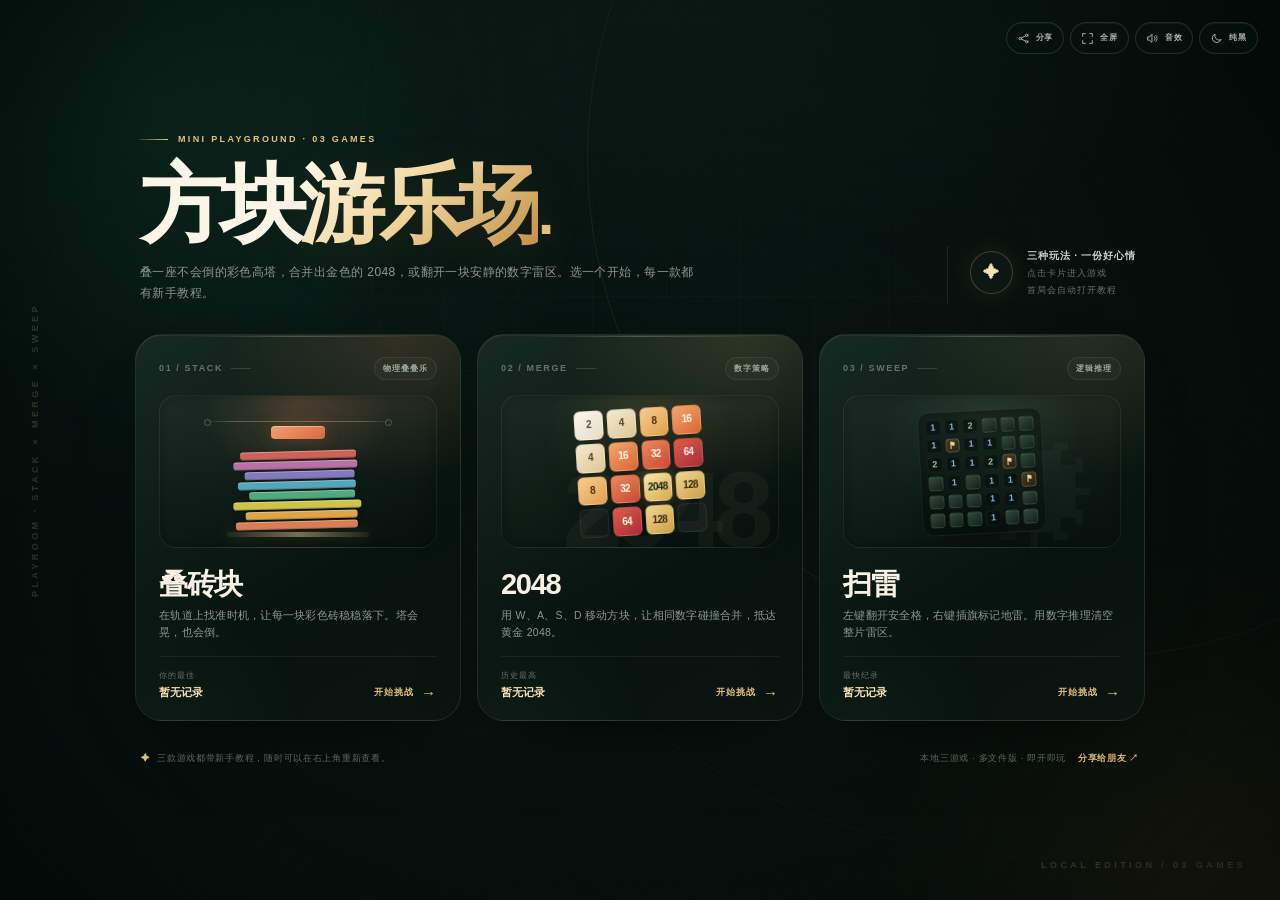
<file: Block_Playground/index.html>
<!DOCTYPE html>
<html lang="zh-CN">
<head>
  <meta charset="UTF-8" />
  <meta name="viewport" content="width=device-width, initial-scale=1.0, viewport-fit=cover" />
  <meta name="theme-color" content="#06100e" />
  <meta name="application-name" content="方块游乐场" />
  <meta name="description" content="方块游乐场：叠砖块、2048 与扫雷的本地三游戏合集。" />
  <title>方块游乐场 · 叠砖块 · 2048 · 扫雷</title>
  <link rel="icon" href="assets/app.ico" sizes="any" />
  <link rel="stylesheet" href="css/base.css" />
  <link rel="stylesheet" href="css/home.css" />
  <link rel="stylesheet" href="css/game-frame.css" />
  <link rel="stylesheet" href="css/stack.css" />
  <link rel="stylesheet" href="css/minesweeper.css" />
  <link rel="stylesheet" href="css/tutorial.css" />
  <link rel="stylesheet" href="css/share.css" />
  <link rel="stylesheet" href="css/responsive.css" />
  <link rel="stylesheet" href="css/motion.css" />
  <link rel="stylesheet" href="css/theme.css" />
  <script>
    (() => {
      try {
        if (localStorage.getItem("gameroom.theme.v1") === "black") {
          document.documentElement.dataset.theme = "black";
        }
      } catch (error) {
        // Storage may be unavailable; the default green theme remains.
      }
    })();
  </script>
</head>
<body data-app="block-playground">
<div class="utility-bar" aria-label="界面设置">
    <button class="utility-button" id="shareButton" type="button" data-open-share aria-label="分享给朋友" title="分享给朋友">
      <svg class="utility-icon" viewBox="0 0 24 24" fill="none" stroke="currentColor" stroke-width="1.7" stroke-linecap="round" stroke-linejoin="round" aria-hidden="true">
        <circle cx="6" cy="12" r="2.2" />
        <circle cx="18" cy="6" r="2.2" />
        <circle cx="18" cy="18" r="2.2" />
        <path d="m8 11 8-4M8 13l8 4" />
      </svg>
      <span class="utility-label">分享</span>
    </button>
    <button class="utility-button" id="fullscreenToggle" type="button" aria-pressed="false" aria-label="进入全屏" title="进入全屏">
      <svg class="utility-icon icon-expand" viewBox="0 0 24 24" fill="none" stroke="currentColor" stroke-width="1.7" stroke-linecap="round" stroke-linejoin="round" aria-hidden="true">
        <path d="M8 3H3v5M16 3h5v5M8 21H3v-5M21 16v5h-5" />
      </svg>
      <svg class="utility-icon icon-contract" viewBox="0 0 24 24" fill="none" stroke="currentColor" stroke-width="1.7" stroke-linecap="round" stroke-linejoin="round" aria-hidden="true">
        <path d="M3 8h5V3M21 8h-5V3M3 16h5v5M21 16h-5v5" />
      </svg>
      <span class="utility-label" id="fullscreenLabel">全屏</span>
    </button>
    <button class="utility-button sound-toggle" id="soundToggle" type="button" aria-pressed="false" aria-label="关闭音效" title="关闭音效">
      <svg class="utility-icon sound-on" viewBox="0 0 24 24" fill="none" stroke="currentColor" stroke-width="1.7" stroke-linecap="round" stroke-linejoin="round" aria-hidden="true">
        <path d="M11 5 6 9H3v6h3l5 4V5Z" />
        <path d="M15.5 8.5a5 5 0 0 1 0 7" />
        <path d="M18 6a8 8 0 0 1 0 12" />
      </svg>
      <svg class="utility-icon sound-off" viewBox="0 0 24 24" fill="none" stroke="currentColor" stroke-width="1.7" stroke-linecap="round" stroke-linejoin="round" aria-hidden="true">
        <path d="M11 5 6 9H3v6h3l5 4V5Z" />
        <path d="m16 9 5 6M21 9l-5 6" />
      </svg>
      <span class="utility-label" id="soundLabel">音效</span>
    </button>
    <button class="utility-button theme-toggle" id="themeToggle" type="button" aria-pressed="false" aria-label="切换到纯黑主题" title="切换到纯黑主题">
      <svg class="utility-icon theme-icon icon-moon" viewBox="0 0 24 24" fill="none" stroke="currentColor" stroke-width="1.7" stroke-linecap="round" stroke-linejoin="round" aria-hidden="true">
        <path d="M20 14.5A8.1 8.1 0 0 1 9.5 4a8.1 8.1 0 1 0 10.5 10.5Z" />
      </svg>
      <svg class="utility-icon theme-icon icon-sun" viewBox="0 0 24 24" fill="none" stroke="currentColor" stroke-width="1.7" stroke-linecap="round" stroke-linejoin="round" aria-hidden="true">
        <circle cx="12" cy="12" r="3.5" />
        <path d="M12 2.5v2M12 19.5v2M4.6 4.6 6 6M18 18l1.4 1.4M2.5 12h2M19.5 12h2M4.6 19.4 6 18M18 6l1.4-1.4" />
      </svg>
      <span class="utility-label theme-label" id="themeLabel">纯黑</span>
    </button>
  </div>

  <div class="scene" aria-hidden="true">
    <div class="aurora aurora-a"></div>
    <div class="aurora aurora-b"></div>
    <div class="halo halo-a"></div>
    <div class="halo halo-b"></div>
    <div class="grid-lines"></div>
    <div class="grain"></div>
    <div class="side-note">Playroom · Stack × Merge × Sweep</div>
    <div class="side-meta">LOCAL EDITION / 03 GAMES</div>
  </div>

  <main class="screen home-screen" id="screen-home" aria-labelledby="homeTitle">
    <div class="home-inner">
      <header class="home-header">
        <div class="home-copy">
          <p class="home-eyebrow">MINI PLAYGROUND · 03 GAMES</p>
          <h1 id="homeTitle">方块<em>游乐场</em><i>.</i></h1>
          <p class="home-subtitle">叠一座不会倒的彩色高塔，合并出金色的 2048，或翻开一块安静的数字雷区。选一个开始，每一款都有新手教程。</p>
        </div>
        <div class="home-side">
          <div class="home-side-mark">✦</div>
          <div class="home-side-copy">
            <strong>三种玩法 · 一份好心情</strong>
            点击卡片进入游戏<br>首局会自动打开教程
          </div>
        </div>
      </header>

      <div class="game-grid">
        <a class="game-card stack-card" href="#stack" aria-label="进入叠砖块游戏">
          <div class="card-top">
            <span class="card-index">01 / STACK</span>
            <span class="card-tag">物理叠叠乐</span>
          </div>

          <div class="card-visual stack-preview" aria-hidden="true">
            <div class="mini-rail"></div>
            <div class="mini-dropper"></div>
            <div class="mini-stack">
              <span style="--c:hsl(18 64% 59%); --w:122px; --off:-4px"></span>
              <span style="--c:hsl(38 67% 57%); --w:112px; --off:5px"></span>
              <span style="--c:hsl(55 58% 55%); --w:128px; --off:-2px"></span>
              <span style="--c:hsl(151 37% 49%); --w:106px; --off:7px"></span>
              <span style="--c:hsl(192 43% 53%); --w:118px; --off:-3px"></span>
              <span style="--c:hsl(248 34% 61%); --w:110px; --off:4px"></span>
              <span style="--c:hsl(316 33% 58%); --w:124px; --off:-5px"></span>
              <span style="--c:hsl(4 54% 58%); --w:116px; --off:2px"></span>
            </div>
            <div class="mini-base"></div>
          </div>

          <div class="card-content">
            <h2>叠砖块</h2>
            <p>在轨道上找准时机，让每一块彩色砖稳稳落下。塔会晃，也会倒。</p>
          </div>

          <div class="card-footer">
            <span class="card-stat">
              你的最佳
              <strong id="homeStackBest">暂无记录</strong>
            </span>
            <span class="card-play">开始挑战 <span class="play-arrow">→</span></span>
          </div>
        </a>

        <a class="game-card merge-card" href="#2048" aria-label="进入 2048 游戏">
          <div class="card-top">
            <span class="card-index">02 / MERGE</span>
            <span class="card-tag">数字策略</span>
          </div>

          <div class="card-visual merge-preview" aria-hidden="true">
            <div class="mini-grid">
              <span class="mini-cell" data-v="2">2</span>
              <span class="mini-cell" data-v="4">4</span>
              <span class="mini-cell" data-v="8">8</span>
              <span class="mini-cell" data-v="16">16</span>
              <span class="mini-cell" data-v="4">4</span>
              <span class="mini-cell" data-v="16">16</span>
              <span class="mini-cell" data-v="32">32</span>
              <span class="mini-cell" data-v="64">64</span>
              <span class="mini-cell" data-v="8">8</span>
              <span class="mini-cell" data-v="32">32</span>
              <span class="mini-cell" data-v="2048">2048</span>
              <span class="mini-cell" data-v="128">128</span>
              <span class="mini-cell is-empty"></span>
              <span class="mini-cell" data-v="64">64</span>
              <span class="mini-cell" data-v="128">128</span>
              <span class="mini-cell is-empty"></span>
            </div>
          </div>

          <div class="card-content">
            <h2>2048</h2>
            <p>用 W、A、S、D 移动方块，让相同数字碰撞合并，抵达黄金 2048。</p>
          </div>

          <div class="card-footer">
            <span class="card-stat">
              历史最高
              <strong id="home2048Best">暂无记录</strong>
            </span>
            <span class="card-play">开始挑战 <span class="play-arrow">→</span></span>
          </div>
        </a>

        <a class="game-card mine-card" href="#minesweeper" aria-label="进入扫雷游戏">
          <div class="card-top">
            <span class="card-index">03 / SWEEP</span>
            <span class="card-tag">逻辑推理</span>
          </div>

          <div class="card-visual mine-preview" aria-hidden="true">
            <div class="mini-mine-grid">
              <span class="mini-mine is-open n1">1</span>
              <span class="mini-mine is-open n1">1</span>
              <span class="mini-mine is-open n2">2</span>
              <span class="mini-mine"></span>
              <span class="mini-mine"></span>
              <span class="mini-mine"></span>
              <span class="mini-mine is-open n1">1</span>
              <span class="mini-mine is-flag">⚑</span>
              <span class="mini-mine is-open n1">1</span>
              <span class="mini-mine is-open n1">1</span>
              <span class="mini-mine"></span>
              <span class="mini-mine"></span>
              <span class="mini-mine is-open n2">2</span>
              <span class="mini-mine is-open n1">1</span>
              <span class="mini-mine is-open n1">1</span>
              <span class="mini-mine is-open n2">2</span>
              <span class="mini-mine is-flag">⚑</span>
              <span class="mini-mine"></span>
              <span class="mini-mine"></span>
              <span class="mini-mine is-open n1">1</span>
              <span class="mini-mine"></span>
              <span class="mini-mine is-open n1">1</span>
              <span class="mini-mine is-open n1">1</span>
              <span class="mini-mine is-flag">⚑</span>
              <span class="mini-mine"></span>
              <span class="mini-mine"></span>
              <span class="mini-mine"></span>
              <span class="mini-mine is-open n1">1</span>
              <span class="mini-mine is-open n1">1</span>
              <span class="mini-mine"></span>
              <span class="mini-mine"></span>
              <span class="mini-mine"></span>
              <span class="mini-mine"></span>
              <span class="mini-mine is-open n1">1</span>
              <span class="mini-mine"></span>
              <span class="mini-mine"></span>
            </div>
          </div>

          <div class="card-content">
            <h2>扫雷</h2>
            <p>左键翻开安全格，右键插旗标记地雷。用数字推理清空整片雷区。</p>
          </div>

          <div class="card-footer">
            <span class="card-stat">
              最快纪录
              <strong id="homeMineBest">暂无记录</strong>
            </span>
            <span class="card-play">开始挑战 <span class="play-arrow">→</span></span>
          </div>
        </a>
      </div>

      <footer class="home-footer">
        <span><span class="gold">✦</span>&nbsp; 三款游戏都带新手教程，随时可以在右上角重新查看。</span>
        <span class="home-footer-actions">
          <span>本地三游戏 · 多文件版 · 即开即玩</span>
          <button class="share-link" type="button" data-open-share>分享给朋友 <span aria-hidden="true">↗</span></button>
        </span>
      </footer>
    </div>
  </main>

  <section class="screen" id="screen-2048" aria-labelledby="gameTitle" hidden>
    <div class="app game-app">
      <nav class="game-nav" aria-label="游戏导航">
        <a class="nav-back" href="#home">
          <svg viewBox="0 0 24 24" fill="none" stroke="currentColor" stroke-width="1.8" stroke-linecap="round" stroke-linejoin="round" aria-hidden="true">
            <path d="M15 18l-6-6 6-6" />
          </svg>
          游戏大厅
        </a>
        <span class="nav-title">数字合并 · Merge</span>
        <button class="nav-help" type="button" data-open-tutorial="2048">
          <span>?</span>玩法
        </button>
      </nav>

      <header class="topbar">
      <div class="brand">
        <div class="eyebrow">数字合并</div>
        <h1 id="gameTitle">2048<span>.</span></h1>
        <p class="tagline">滑动方块，让相同的数字相遇。</p>
      </div>

      <div class="scoreboard" aria-label="分数">
        <section class="score-card" aria-label="本局得分">
          <span class="score-label">得分</span>
          <strong class="score-value" id="score">0</strong>
        </section>
        <section class="score-card is-best" aria-label="历史最高分">
          <span class="score-label">最高分</span>
          <strong class="score-value" id="best">0</strong>
        </section>
      </div>
    </header>

    <div class="toolbar">
      <div class="key-hint">
        <span class="hint-label">移动</span>
        <div class="keys" aria-label="键盘 W、A、S、D 操作">
          <kbd>W</kbd><kbd>A</kbd><kbd>S</kbd><kbd>D</kbd>
        </div>
      </div>

      <div class="toolbar-actions">
        <button class="action-btn" id="undoBtn" type="button" disabled aria-label="撤销上一步">
          <svg viewBox="0 0 24 24" fill="none" stroke="currentColor" stroke-width="1.8" stroke-linecap="round" stroke-linejoin="round" aria-hidden="true">
            <path d="M9 7 4 12l5 5" />
            <path d="M4.5 12H14a5 5 0 0 1 0 10h-1" />
          </svg>
          <span>撤销</span>
        </button>
        <button class="action-btn new-game" id="newGameBtn" type="button" aria-label="开始新游戏">
          <svg viewBox="0 0 24 24" fill="none" stroke="currentColor" stroke-width="1.9" stroke-linecap="round" stroke-linejoin="round" aria-hidden="true">
            <path d="M20 11a8.1 8.1 0 1 0 .2 3" />
            <path d="M20 4v7h-7" />
          </svg>
          <span>新游戏</span>
        </button>
      </div>
    </div>

    <section class="board-shell" aria-label="2048 游戏棋盘">
      <div class="board" id="board">
        <div class="grid" id="grid" aria-hidden="true"></div>
        <div class="tiles" id="tiles" aria-hidden="true"></div>

        <div class="overlay" id="overlay" role="dialog" aria-modal="true" aria-labelledby="overlayTitle" aria-describedby="overlayText" aria-hidden="true">
          <div class="overlay-card">
            <div class="overlay-mark" id="overlayMark" aria-hidden="true">✦</div>
            <p class="overlay-kicker" id="overlayKicker">2048 Achieved</p>
            <h2 id="overlayTitle">抵达 2048</h2>
            <p class="overlay-text" id="overlayText">你已经拼出了黄金方块，还能走得更远吗？</p>
            <div class="overlay-actions">
              <button class="overlay-btn primary" id="overlayPrimary" type="button">继续挑战</button>
              <button class="overlay-btn secondary" id="overlaySecondary" type="button">重新开始</button>
            </div>
          </div>
        </div>
      </div>
    </section>

    <footer class="app-footer" aria-label="游戏进度">
      <div class="best-tile">
        <span>最高方块</span>
        <strong id="maxTile">2</strong>
      </div>
      <div class="progress-wrap">
        <div class="progress-title">
          <span>进阶</span>
          <span id="progressText">0%</span>
        </div>
        <div class="progress-track" aria-hidden="true">
          <i class="progress-fill" id="progressFill"></i>
        </div>
      </div>
      <div class="goal">
        <span>目标</span>
        <strong>2048</strong>
      </div>
    </footer>

    <p class="sr-only" id="live" aria-live="polite"></p>
    </div>
  </section>

  <section class="screen" id="screen-stack" aria-labelledby="stackTitle" hidden>
    <div class="app stack-app">
      <nav class="game-nav" aria-label="游戏导航">
        <a class="nav-back" href="#home">
          <svg viewBox="0 0 24 24" fill="none" stroke="currentColor" stroke-width="1.8" stroke-linecap="round" stroke-linejoin="round" aria-hidden="true">
            <path d="M15 18l-6-6 6-6" />
          </svg>
          游戏大厅
        </a>
        <span class="nav-title">叠砖块 · Stack 60</span>
        <button class="nav-help" type="button" data-open-tutorial="stack">
          <span>?</span>玩法
        </button>
      </nav>

      <header class="stack-head">
        <div class="stack-title">
          <h1 id="stackTitle">叠砖块<span>60</span></h1>
          <p>找准时机，让每一块彩色砖稳稳落位。</p>
        </div>
        <div class="stack-record">
          <span>最佳记录</span>
          <strong id="stackBest">0 层</strong>
        </div>
      </header>

      <div class="stack-hud">
        <div class="stack-stat">
          <span>已叠</span>
          <strong><b id="stackCount">0</b><em>/60</em></strong>
        </div>
        <div class="stack-meter">
          <div class="stack-meter-label">
            <span>塔高</span>
            <span id="stackMeterText">0 / 60</span>
          </div>
          <div class="stack-meter-track" aria-hidden="true">
            <i class="stack-meter-fill" id="stackMeterFill"></i>
          </div>
        </div>
        <div class="stack-stat is-miss" id="stackMissStat">
          <span>失误</span>
          <strong><b id="stackMisses">0</b><em>/10</em></strong>
        </div>
      </div>

      <div class="stack-board-wrap" id="stackBoardWrap">
        <canvas id="stackCanvas" aria-label="叠砖块游戏区域：砖块在顶部左右移动，按空格键放下砖块">
          你的浏览器不支持 Canvas，请更换现代浏览器。
        </canvas>

        <div class="god-badge" id="godBadge" hidden>上帝模式 · 砖块 60%</div>

        <div class="overlay" id="stackOverlay" role="dialog" aria-modal="true" aria-labelledby="stackOverlayTitle" aria-describedby="stackOverlayText" aria-hidden="true">
          <div class="overlay-card">
            <div class="overlay-mark" id="stackOverlayMark" aria-hidden="true">✦</div>
            <p class="overlay-kicker" id="stackOverlayKicker">Challenge complete</p>
            <h2 id="stackOverlayTitle">60 层达成</h2>
            <p class="overlay-text" id="stackOverlayText">你叠满了 60 层，塔依然稳稳站立。</p>
            <div class="overlay-actions">
              <button class="overlay-btn primary" id="stackOverlayPrimary" type="button">再叠一次</button>
              <button class="overlay-btn secondary" id="stackOverlaySecondary" type="button">返回大厅</button>
            </div>
          </div>
        </div>
      </div>

      <div class="stack-controls">
        <button class="drop-btn" id="dropBtn" type="button" disabled>
          <svg viewBox="0 0 24 24" fill="none" stroke="currentColor" stroke-width="1.9" stroke-linecap="round" stroke-linejoin="round" aria-hidden="true">
            <path d="M12 4v12" />
            <path d="m7 11 5 5 5-5" />
            <path d="M5 20h14" />
          </svg>
          <span>落下</span>
          <span class="drop-hint">SPACE</span>
        </button>
        <button class="stack-reset" id="stackResetBtn" type="button" aria-label="重新开始叠砖块" title="重新开始">
          <svg viewBox="0 0 24 24" fill="none" stroke="currentColor" stroke-width="1.8" stroke-linecap="round" stroke-linejoin="round" aria-hidden="true">
            <path d="M20 11a8.1 8.1 0 1 0 .2 3" />
            <path d="M20 4v7h-7" />
          </svg>
        </button>
      </div>

      <p class="stack-tip"><strong>空格键</strong> 或点击按钮落砖 · 每块砖颜色都不同</p>
      <p class="sr-only" id="stackLive" aria-live="polite"></p>
    </div>
  </section>

  <section class="screen" id="screen-minesweeper" aria-labelledby="mineTitle" hidden>
    <div class="app mine-app">
      <nav class="game-nav" aria-label="游戏导航">
        <a class="nav-back" href="#home">
          <svg viewBox="0 0 24 24" fill="none" stroke="currentColor" stroke-width="1.8" stroke-linecap="round" stroke-linejoin="round" aria-hidden="true">
            <path d="M15 18l-6-6 6-6" />
          </svg>
          游戏大厅
        </a>
        <span class="nav-title">扫雷 · Minesweeper</span>
        <button class="nav-help" type="button" data-open-tutorial="minesweeper">
          <span>?</span>玩法
        </button>
      </nav>

      <header class="mine-head">
        <div class="mine-title">
          <h1 id="mineTitle">扫雷<span>MINES</span></h1>
          <p>左键翻开安全格，右键插旗标记。</p>
        </div>
        <div class="mine-best">
          <span>最快纪录</span>
          <strong id="mineBest">--</strong>
        </div>
      </header>

      <div class="mine-hud">
        <div class="mine-stats">
          <div class="mine-stat">
            <span>剩余雷数</span>
            <strong id="mineCounter">10</strong>
          </div>
          <div class="mine-stat">
            <span>时间</span>
            <strong id="mineTimer">000</strong>
          </div>
        </div>

        <div class="mine-difficulty" role="group" aria-label="扫雷难度">
          <button class="mine-level is-active" type="button" data-mine-level="easy" aria-pressed="true">
            初级<small>9×9 · 10</small>
          </button>
          <button class="mine-level" type="button" data-mine-level="medium" aria-pressed="false">
            中级<small>12×12 · 24</small>
          </button>
          <button class="mine-level" type="button" data-mine-level="hard" aria-pressed="false">
            高级<small>16×16 · 40</small>
          </button>
        </div>
      </div>

      <div class="mine-board-wrap" id="mineBoardWrap">
        <div class="mine-board" id="mineBoard" role="grid" aria-label="扫雷棋盘"></div>

        <div class="overlay" id="mineOverlay" role="dialog" aria-modal="true" aria-labelledby="mineOverlayTitle" aria-describedby="mineOverlayText" aria-hidden="true">
          <div class="overlay-card">
            <div class="overlay-mark" id="mineOverlayMark" aria-hidden="true">✦</div>
            <p class="overlay-kicker" id="mineOverlayKicker">Field clear</p>
            <h2 id="mineOverlayTitle">雷区已清空</h2>
            <p class="overlay-text" id="mineOverlayText">所有安全格都被翻开了。</p>
            <div class="overlay-actions">
              <button class="overlay-btn primary" id="mineOverlayPrimary" type="button">再来一局</button>
              <button class="overlay-btn secondary" id="mineOverlaySecondary" type="button">返回大厅</button>
            </div>
          </div>
        </div>
      </div>

      <div class="mine-controls">
        <button class="mine-mode" id="mineFlagBtn" type="button" aria-pressed="false">
          <svg viewBox="0 0 24 24" fill="none" stroke="currentColor" stroke-width="1.8" stroke-linecap="round" stroke-linejoin="round" aria-hidden="true">
            <path d="M5 21V4" />
            <path d="M5 4h11l-2.2 4L16 12H5" />
          </svg>
          <span>标记模式</span>
          <em>M</em>
        </button>
        <button class="mine-restart" id="mineRestartBtn" type="button">
          <svg viewBox="0 0 24 24" fill="none" stroke="currentColor" stroke-width="1.8" stroke-linecap="round" stroke-linejoin="round" aria-hidden="true">
            <path d="M20 11a8.1 8.1 0 1 0 .2 3" />
            <path d="M20 4v7h-7" />
          </svg>
          <span>重新开局</span>
        </button>
      </div>

      <p class="mine-tip">数字表示周围 8 格中的地雷数量 · 首击安全</p>
      <p class="sr-only" id="mineLive" aria-live="polite"></p>
    </div>
  </section>

  <div class="tutorial-layer" id="tutorialLayer" aria-hidden="true">
    <div class="tutorial-card" id="tutorialCard" role="dialog" aria-modal="true" aria-labelledby="tutorialTitle" aria-describedby="tutorialText" tabindex="-1">
      <button class="tutorial-close" id="tutorialClose" type="button" aria-label="关闭教程">×</button>
      <div class="tutorial-topline">
        <span id="tutorialGame">2048</span>
        <span id="tutorialStep">01 / 03</span>
      </div>
      <div class="tutorial-visual" id="tutorialVisual" aria-hidden="true"></div>
      <p class="tutorial-kicker" id="tutorialKicker">第一步</p>
      <h2 class="tutorial-title" id="tutorialTitle">先让数字动起来</h2>
      <p class="tutorial-text" id="tutorialText"></p>
      <div class="tutorial-hint" id="tutorialHint"></div>
      <div class="tutorial-footer">
        <div class="tutorial-dots" id="tutorialDots" aria-hidden="true"></div>
        <div class="tutorial-nav">
          <button class="tut-btn secondary" id="tutorialPrev" type="button">上一步</button>
          <button class="tut-btn primary" id="tutorialNext" type="button">下一步</button>
        </div>
      </div>
    </div>
  </div>

  <div class="share-layer" id="shareLayer" aria-hidden="true">
    <div class="share-card" id="shareCard" role="dialog" aria-modal="true" aria-labelledby="shareTitle" aria-describedby="shareDesc" tabindex="-1">
      <button class="share-close" id="shareClose" type="button" aria-label="关闭分享">×</button>
      <div class="share-mark" aria-hidden="true">
        <svg viewBox="0 0 24 24" fill="none" stroke="currentColor" stroke-width="1.6" stroke-linecap="round" stroke-linejoin="round">
          <circle cx="6" cy="12" r="2.2" />
          <circle cx="18" cy="6" r="2.2" />
          <circle cx="18" cy="18" r="2.2" />
          <path d="m8 11 8-4M8 13l8 4" />
        </svg>
      </div>
      <p class="share-kicker">SHARE THE PLAYROOM</p>
      <h2 id="shareTitle">把游乐场发给朋友</h2>
      <p class="share-desc" id="shareDesc">三款小游戏、音效、教程与主题都已打包进一个单文件 HTML。把它发给朋友，对方双击就能直接玩。</p>
      <div class="share-games" aria-hidden="true">
        <span>叠砖块</span><i>·</i><span>2048</span><i>·</i><span>扫雷</span>
      </div>
      <div class="share-actions">
        <a class="share-action primary" id="shareDownload" href="share/方块游乐场-分享版.html" download="方块游乐场-分享版.html">
          <svg viewBox="0 0 24 24" fill="none" stroke="currentColor" stroke-width="1.8" stroke-linecap="round" stroke-linejoin="round" aria-hidden="true">
            <path d="M12 3v12M7 10l5 5 5-5M5 21h14" />
          </svg>
          下载单文件分享版
        </a>
        <button class="share-action" id="shareCopy" type="button">
          <svg viewBox="0 0 24 24" fill="none" stroke="currentColor" stroke-width="1.8" stroke-linecap="round" stroke-linejoin="round" aria-hidden="true">
            <rect x="8" y="8" width="11" height="12" rx="2" />
            <path d="M16 8V6a2 2 0 0 0-2-2H6a2 2 0 0 0-2 2v9a2 2 0 0 0 2 2h2" />
          </svg>
          复制分享文案
        </button>
      </div>
      <p class="share-note" id="shareStatus" aria-live="polite">分享版包含全部游戏，不需要安装，也不会联网加载资源。</p>
      <p class="share-path">分享文件位置：<code>share/方块游乐场-分享版.html</code></p>
      <a class="share-direct" id="shareDirect" href="share/方块游乐场-分享版.html" target="_blank" rel="noopener">下载没有反应？直接打开分享版页面 ↗</a>
    </div>
  </div>

  <script src="js/core/foundation.js"></script>
  <script src="js/core/audio.js"></script>
  <script src="js/core/theme.js"></script>
  <script src="js/core/fullscreen.js"></script>
  <script src="js/core/share.js"></script>
  <script src="js/core/tutorials.js"></script>
  <script src="js/games/2048.js"></script>
  <script src="js/games/stack.js"></script>
  <script src="js/games/minesweeper.js"></script>
  <script src="js/app.js"></script>
</body>
</html>
</file>
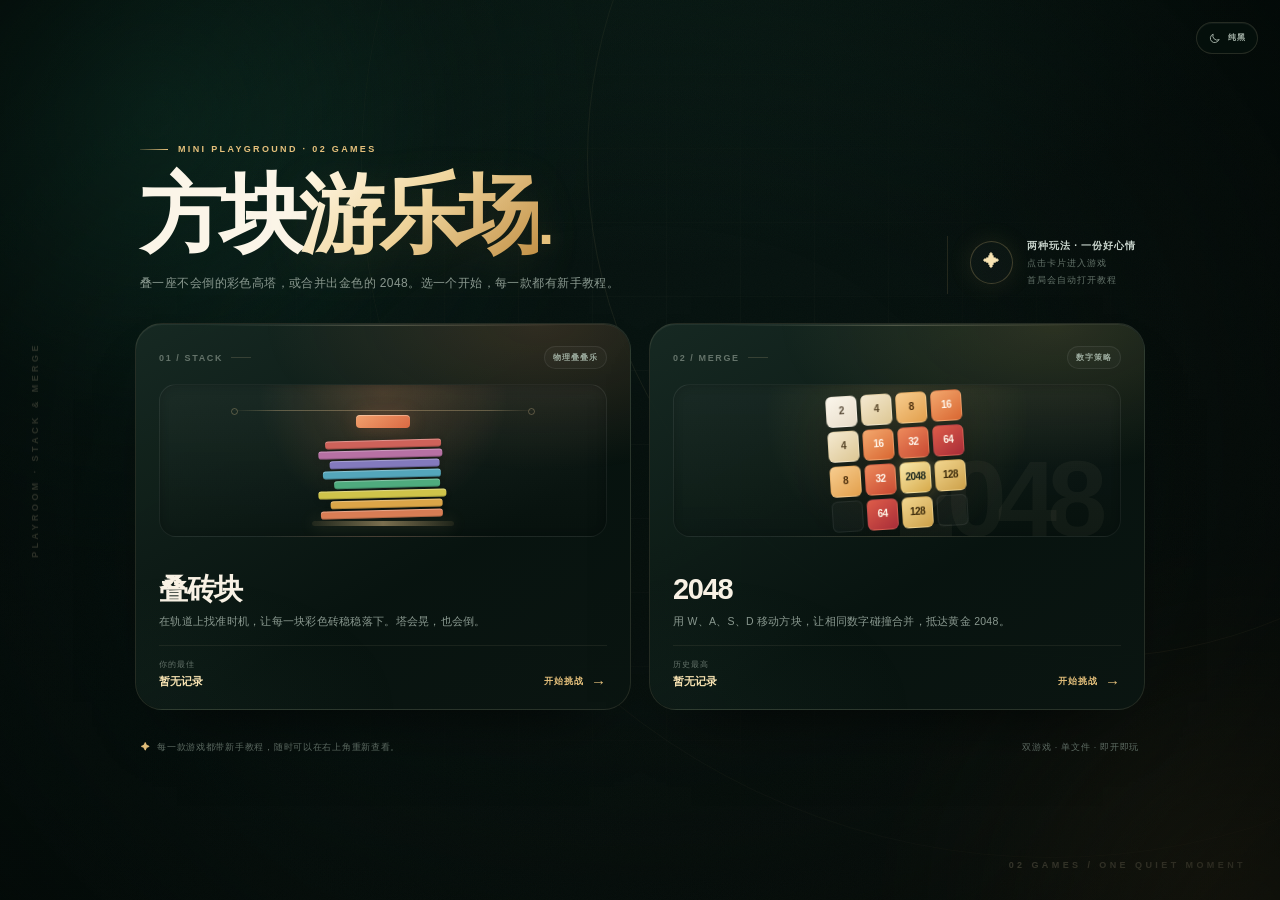
<file: legacy/2048-single-file.html>
<!DOCTYPE html>
<html lang="zh-CN">
<head>
<meta charset="UTF-8" />
<meta name="viewport" content="width=device-width, initial-scale=1.0, viewport-fit=cover" />
<meta name="theme-color" content="#06100e" />
<title>方块游乐场 · 叠砖块 & 2048</title>
<style>
  :root {
    --bg: #06100e;
    --ink: #f7f1e4;
    --muted: #89988f;
    --muted-dim: #64736a;
    --gold: #e6c17c;
    --gold-light: #f8e3b2;
    --gold-deep: #b98a44;
    --line: rgba(236, 213, 169, 0.12);
    --line-soft: rgba(236, 213, 169, 0.07);
    --surface: rgba(13, 28, 23, 0.92);
    --radius-xl: 30px;
    --radius-board: 22px;
    --ease-out: cubic-bezier(0.22, 0.82, 0.22, 1);
    color-scheme: dark;
  }

  * {
    box-sizing: border-box;
  }

  html {
    min-height: 100%;
    background: var(--bg);
  }

  body {
    min-height: 100svh;
    margin: 0;
    padding: 34px 22px;
    display: flex;
    align-items: center;
    align-items: safe center;
    justify-content: center;
    overflow-x: hidden;
    color: var(--ink);
    background:
      radial-gradient(ellipse 70% 55% at 50% -10%, rgba(45, 117, 91, 0.18), transparent 72%),
      linear-gradient(145deg, #06100e 0%, #071310 45%, #0a0f0c 100%);
    font-family: "Avenir Next", "Segoe UI Variable Display", "Segoe UI", "PingFang SC",
      "Hiragino Sans GB", "Microsoft YaHei", sans-serif;
    -webkit-font-smoothing: antialiased;
    text-rendering: optimizeLegibility;
  }

  ::selection {
    color: #142019;
    background: var(--gold);
  }

  button {
    font: inherit;
  }

  .scene {
    position: fixed;
    inset: 0;
    z-index: 0;
    overflow: hidden;
    pointer-events: none;
  }

  .scene::after {
    content: "";
    position: absolute;
    inset: 0;
    background:
      radial-gradient(ellipse at center, transparent 35%, rgba(1, 6, 4, 0.5) 100%),
      linear-gradient(90deg, rgba(0, 0, 0, 0.16), transparent 24%, transparent 76%, rgba(0, 0, 0, 0.2));
  }

  .aurora {
    position: absolute;
    border-radius: 50%;
    will-change: transform;
  }

  .aurora-a {
    width: min(920px, 72vw);
    aspect-ratio: 1;
    top: -38%;
    left: -24%;
    background: radial-gradient(circle at 50% 50%, rgba(38, 142, 107, 0.25), rgba(17, 77, 59, 0.08) 46%, transparent 70%);
    filter: blur(18px);
    animation: drift-a 20s ease-in-out infinite alternate;
  }

  .aurora-b {
    width: min(760px, 66vw);
    aspect-ratio: 1;
    right: -27%;
    bottom: -44%;
    background: radial-gradient(circle at 50% 50%, rgba(199, 143, 71, 0.16), rgba(118, 78, 35, 0.05) 48%, transparent 70%);
    filter: blur(22px);
    animation: drift-b 24s ease-in-out infinite alternate;
  }

  .grid-lines {
    position: absolute;
    inset: 0;
    background-image:
      linear-gradient(rgba(239, 220, 184, 0.032) 1px, transparent 1px),
      linear-gradient(90deg, rgba(239, 220, 184, 0.032) 1px, transparent 1px);
    background-size: 74px 74px;
    -webkit-mask-image: radial-gradient(ellipse 72% 68% at 50% 48%, #000 0%, transparent 78%);
    mask-image: radial-gradient(ellipse 72% 68% at 50% 48%, #000 0%, transparent 78%);
    opacity: 0.8;
  }

  .halo {
    position: absolute;
    border: 1px solid rgba(228, 195, 132, 0.075);
    border-radius: 50%;
  }

  .halo-a {
    width: min(1000px, 80vw);
    aspect-ratio: 1;
    top: -38%;
    right: -24%;
  }

  .halo-b {
    width: min(1380px, 110vw);
    aspect-ratio: 1;
    top: -58%;
    right: -36%;
    border-color: rgba(228, 195, 132, 0.035);
  }

  .grain {
    position: absolute;
    inset: -40%;
    opacity: 0.028;
    mix-blend-mode: soft-light;
    background-image: url("data:image/svg+xml,%3Csvg viewBox='0 0 220 220' xmlns='http://www.w3.org/2000/svg'%3E%3Cfilter id='n'%3E%3CfeTurbulence type='fractalNoise' baseFrequency='.92' numOctaves='4' stitchTiles='stitch'/%3E%3C/filter%3E%3Crect width='100%25' height='100%25' filter='url(%23n)' opacity='.7'/%3E%3C/svg%3E");
    background-size: 220px 220px;
  }

  .side-note,
  .side-meta {
    position: absolute;
    color: rgba(240, 221, 184, 0.28);
    font-size: 9px;
    font-weight: 600;
    letter-spacing: 0.38em;
    text-transform: uppercase;
    white-space: nowrap;
  }

  .side-note {
    top: 50%;
    left: 30px;
    writing-mode: vertical-rl;
    transform: translateY(-50%) rotate(180deg);
  }

  .side-meta {
    right: 34px;
    bottom: 30px;
  }

  .app {
    position: relative;
    z-index: 1;
    width: min(100%, 554px);
    width: min(100%, 554px, max(380px, calc(100svh - 239px)));
    padding: clamp(20px, 4.2vw, 30px);
    border: 1px solid rgba(239, 216, 171, 0.13);
    border-radius: var(--radius-xl);
    background:
      linear-gradient(152deg, rgba(20, 39, 32, 0.95) 0%, rgba(9, 21, 17, 0.975) 56%, rgba(11, 21, 17, 0.96) 100%);
    box-shadow:
      0 60px 120px -44px rgba(0, 0, 0, 0.92),
      0 18px 45px -22px rgba(0, 0, 0, 0.7),
      inset 0 1px 0 rgba(255, 247, 226, 0.075),
      inset 0 0 90px rgba(137, 176, 151, 0.02);
    -webkit-backdrop-filter: blur(22px) saturate(112%);
    backdrop-filter: blur(22px) saturate(112%);
  }

  .app::before {
    content: "";
    position: absolute;
    top: 1px;
    left: 11%;
    right: 11%;
    height: 1px;
    background: linear-gradient(90deg, transparent, rgba(255, 239, 205, 0.28), transparent);
    pointer-events: none;
  }

  .app::after {
    content: "";
    position: absolute;
    z-index: -1;
    right: 4%;
    bottom: 0;
    width: 44%;
    height: 16%;
    border-radius: 50%;
    background: rgba(205, 155, 82, 0.11);
    filter: blur(45px);
    pointer-events: none;
  }

  .topbar {
    display: flex;
    align-items: flex-start;
    justify-content: space-between;
    gap: 18px;
  }

  .brand {
    min-width: 0;
  }

  .eyebrow {
    display: flex;
    align-items: center;
    gap: 9px;
    color: var(--gold);
    font-size: 9px;
    font-weight: 650;
    letter-spacing: 0.25em;
    line-height: 1;
    text-transform: uppercase;
  }

  .eyebrow::before {
    content: "";
    width: 22px;
    height: 1px;
    background: linear-gradient(90deg, rgba(230, 193, 124, 0.25), var(--gold));
  }

  .brand h1 {
    margin: 11px 0 0 -4px;
    font-size: clamp(58px, 11.2vw, 82px);
    font-weight: 820;
    line-height: 0.82;
    letter-spacing: -0.078em;
    color: transparent;
    background: linear-gradient(155deg, #fffaf0 4%, #f2dca8 46%, #c99a51 92%);
    -webkit-background-clip: text;
    background-clip: text;
    -webkit-text-fill-color: transparent;
    filter: drop-shadow(0 16px 28px rgba(205, 160, 82, 0.1));
    user-select: none;
  }

  .brand h1 span {
    margin-left: 3px;
    color: var(--gold);
    -webkit-text-fill-color: var(--gold);
    text-shadow: 0 0 24px rgba(230, 193, 124, 0.28);
  }

  .tagline {
    margin: 14px 0 0;
    color: var(--muted);
    font-size: 11.5px;
    font-weight: 450;
    letter-spacing: 0.035em;
    line-height: 1.5;
  }

  .scoreboard {
    display: flex;
    flex-shrink: 0;
    gap: 8px;
    padding-top: 2px;
  }

  .score-card {
    position: relative;
    min-width: 79px;
    padding: 10px 12px 9px;
    overflow: hidden;
    border: 1px solid rgba(239, 217, 173, 0.1);
    border-radius: 15px;
    background: linear-gradient(155deg, rgba(255, 255, 255, 0.052), rgba(255, 255, 255, 0.017));
    box-shadow:
      inset 0 1px 0 rgba(255, 255, 255, 0.045),
      0 8px 20px -16px rgba(0, 0, 0, 0.9);
  }

  .score-card::after {
    content: "";
    position: absolute;
    right: -14px;
    bottom: -20px;
    width: 46px;
    height: 46px;
    border-radius: 50%;
    background: rgba(232, 196, 128, 0.055);
    filter: blur(8px);
  }

  .score-card.is-best {
    border-color: rgba(234, 200, 133, 0.16);
    background: linear-gradient(155deg, rgba(219, 177, 96, 0.095), rgba(255, 255, 255, 0.016));
  }

  .score-label {
    display: block;
    color: var(--muted);
    font-size: 8px;
    font-weight: 600;
    letter-spacing: 0.19em;
    line-height: 1;
  }

  .score-value {
    position: relative;
    z-index: 1;
    display: block;
    margin-top: 6px;
    color: #f8f1e1;
    font-size: 23px;
    font-weight: 750;
    font-variant-numeric: tabular-nums;
    letter-spacing: -0.045em;
    line-height: 1;
    transform-origin: left bottom;
  }

  .score-card.is-best .score-value {
    color: var(--gold-light);
  }

  .score-value.bump {
    animation: score-bump 280ms var(--ease-out);
  }

  .score-value[data-digits="5"] {
    font-size: 19px;
    letter-spacing: -0.06em;
  }

  .score-value[data-digits="6"] {
    font-size: 16px;
    letter-spacing: -0.07em;
  }

  .score-value[data-digits="7"] {
    font-size: 14px;
    letter-spacing: -0.075em;
  }

  .toolbar {
    display: flex;
    align-items: center;
    justify-content: space-between;
    gap: 14px;
    margin: 23px 0 14px;
  }

  .key-hint {
    display: flex;
    align-items: center;
    gap: 10px;
    min-width: 0;
  }

  .hint-label {
    color: var(--muted-dim);
    font-size: 9px;
    font-weight: 600;
    letter-spacing: 0.14em;
    white-space: nowrap;
  }

  .keys {
    display: flex;
    gap: 4px;
  }

  kbd {
    display: grid;
    width: 25px;
    height: 26px;
    place-items: center;
    border: 1px solid rgba(240, 218, 175, 0.14);
    border-radius: 7px;
    color: #e8d8b4;
    background: linear-gradient(180deg, rgba(255, 255, 255, 0.075), rgba(255, 255, 255, 0.026));
    box-shadow:
      0 2px 0 rgba(0, 0, 0, 0.26),
      inset 0 1px 0 rgba(255, 255, 255, 0.06);
    font-family: inherit;
    font-size: 9px;
    font-weight: 750;
    line-height: 1;
  }

  .toolbar-actions {
    display: flex;
    align-items: center;
    gap: 7px;
  }

  .action-btn {
    display: inline-flex;
    height: 35px;
    align-items: center;
    justify-content: center;
    gap: 6px;
    padding: 0 12px;
    border: 1px solid rgba(255, 255, 255, 0.075);
    border-radius: 10px;
    color: #c5d0c9;
    background: rgba(255, 255, 255, 0.032);
    box-shadow: inset 0 1px 0 rgba(255, 255, 255, 0.025);
    font-size: 10px;
    font-weight: 600;
    letter-spacing: 0.055em;
    white-space: nowrap;
    cursor: pointer;
    transition:
      color 180ms ease,
      background 180ms ease,
      border-color 180ms ease,
      transform 180ms var(--ease-out),
      opacity 180ms ease;
  }

  .action-btn svg {
    width: 13px;
    height: 13px;
    flex: none;
  }

  .action-btn:hover:not(:disabled) {
    border-color: rgba(236, 211, 161, 0.2);
    color: #f3ecdf;
    background: rgba(255, 255, 255, 0.06);
  }

  .action-btn:active:not(:disabled) {
    transform: scale(0.97);
  }

  .action-btn:disabled {
    opacity: 0.34;
    cursor: not-allowed;
  }

  .action-btn.new-game {
    border-color: rgba(250, 232, 192, 0.52);
    color: #172019;
    background: linear-gradient(135deg, #f3dda9 0%, #e2bd78 54%, #c99a52 100%);
    box-shadow:
      0 9px 22px -12px rgba(220, 177, 99, 0.7),
      inset 0 1px 0 rgba(255, 255, 255, 0.55);
    font-weight: 720;
  }

  .action-btn.new-game:hover:not(:disabled) {
    border-color: rgba(255, 244, 218, 0.7);
    color: #111912;
    background: linear-gradient(135deg, #fae7ba 0%, #e9c785 54%, #d2a35a 100%);
    transform: translateY(-1px);
  }

  .board-shell {
    position: relative;
  }

  .board-shell::before {
    content: "";
    position: absolute;
    z-index: -1;
    inset: 18% 10% -3%;
    border-radius: 50%;
    background: rgba(202, 151, 77, 0.09);
    filter: blur(34px);
    pointer-events: none;
  }

  .board {
    --gap: 12px;
    --pad: 12px;
    --cell-radius: 12px;
    position: relative;
    width: 100%;
    aspect-ratio: 1;
    padding: var(--pad);
    overflow: hidden;
    border: 1px solid rgba(236, 213, 169, 0.095);
    border-radius: var(--radius-board);
    background:
      radial-gradient(circle at 26% 0%, rgba(51, 96, 79, 0.15), transparent 42%),
      linear-gradient(145deg, #0a1713 0%, #07110e 55%, #09140f 100%);
    box-shadow:
      inset 0 2px 20px rgba(0, 0, 0, 0.48),
      inset 0 0 0 1px rgba(255, 255, 255, 0.018),
      0 28px 45px -27px rgba(0, 0, 0, 0.85);
    container-type: inline-size;
    touch-action: none;
    user-select: none;
    -webkit-user-select: none;
  }

  .board.nudge {
    animation: board-nudge 220ms ease-in-out;
  }

  .grid,
  .tiles {
    position: absolute;
    inset: var(--pad);
  }

  .grid {
    display: grid;
    grid-template-columns: repeat(4, 1fr);
    grid-template-rows: repeat(4, 1fr);
    gap: var(--gap);
    pointer-events: none;
  }

  .cell {
    border: 1px solid rgba(255, 255, 255, 0.025);
    border-radius: var(--cell-radius);
    background: linear-gradient(155deg, rgba(255, 255, 255, 0.041), rgba(255, 255, 255, 0.018));
    box-shadow:
      inset 0 1px 3px rgba(0, 0, 0, 0.26),
      0 1px 0 rgba(255, 255, 255, 0.012);
  }

  .tiles {
    pointer-events: none;
  }

  .tile {
    --size: calc((100% - 3 * var(--gap)) / 4);
    position: absolute;
    top: calc(var(--row) * (var(--size) + var(--gap)));
    left: calc(var(--col) * (var(--size) + var(--gap)));
    width: var(--size);
    height: var(--size);
    transition:
      top 145ms var(--ease-out),
      left 145ms var(--ease-out);
    will-change: top, left;
  }

  .tile-inner {
    position: relative;
    display: grid;
    width: 100%;
    height: 100%;
    place-items: center;
    overflow: hidden;
    border: 1px solid rgba(255, 255, 255, 0.1);
    border-radius: var(--cell-radius);
    font-weight: 820;
    font-variant-numeric: tabular-nums;
    letter-spacing: -0.055em;
    line-height: 1;
    text-align: center;
    box-shadow:
      inset 0 1px 0 rgba(255, 255, 255, 0.34),
      inset 0 -2px 0 rgba(0, 0, 0, 0.08),
      0 6px 14px -7px rgba(0, 0, 0, 0.52);
    transform: translateZ(0);
    transition: background 150ms ease;
    will-change: transform, filter;
  }

  .tile-inner::before {
    content: "";
    position: absolute;
    top: 0;
    left: 0;
    right: 0;
    height: 42%;
    background: linear-gradient(180deg, rgba(255, 255, 255, 0.15), transparent);
    pointer-events: none;
  }

  .tile-inner span {
    position: relative;
    z-index: 1;
    padding-bottom: 1px;
  }

  .tile-inner {
    font-size: clamp(22px, 10.4cqi, 56px);
  }

  .tile[data-digits="3"] .tile-inner {
    font-size: clamp(19px, 8.8cqi, 47px);
  }

  .tile[data-digits="4"] .tile-inner {
    font-size: clamp(17px, 7.2cqi, 39px);
    letter-spacing: -0.065em;
  }

  .tile[data-digits="5"] .tile-inner {
    font-size: clamp(14px, 5.8cqi, 31px);
    letter-spacing: -0.07em;
  }

  .tile[data-digits="6"] .tile-inner {
    font-size: clamp(12px, 4.9cqi, 27px);
    letter-spacing: -0.075em;
  }

  .tile[data-value="2"] .tile-inner {
    border-color: rgba(255, 255, 255, 0.4);
    color: #554a3b;
    background: linear-gradient(145deg, #faf5e9 0%, #f1e7d3 52%, #e2d5bc 100%);
    box-shadow:
      inset 0 1px 0 rgba(255, 255, 255, 0.8),
      inset 0 -2px 0 rgba(124, 101, 65, 0.08),
      0 6px 14px -7px rgba(0, 0, 0, 0.5);
  }

  .tile[data-value="4"] .tile-inner {
    border-color: rgba(255, 255, 255, 0.34);
    color: #4d3e26;
    background: linear-gradient(145deg, #f3e9cf 0%, #ead8ad 52%, #d8c18a 100%);
  }

  .tile[data-value="8"] .tile-inner {
    border-color: rgba(255, 248, 233, 0.3);
    color: #462b0e;
    background: linear-gradient(145deg, #f8cf91 0%, #eeae5d 52%, #d9903a 100%);
  }

  .tile[data-value="16"] .tile-inner {
    border-color: rgba(255, 243, 226, 0.26);
    color: #fff8ec;
    background: linear-gradient(145deg, #f4ae72 0%, #e67d3d 50%, #cc5d24 100%);
    text-shadow: 0 1px 2px rgba(91, 32, 4, 0.22);
  }

  .tile[data-value="32"] .tile-inner {
    border-color: rgba(255, 239, 223, 0.24);
    color: #fff8f0;
    background: linear-gradient(145deg, #ef8c5d 0%, #dc5e38 52%, #bd412d 100%);
    text-shadow: 0 1px 2px rgba(82, 20, 9, 0.25);
  }

  .tile[data-value="64"] .tile-inner {
    border-color: rgba(255, 235, 219, 0.22);
    color: #fff7e9;
    background: linear-gradient(145deg, #e05f4b 0%, #c43f3d 50%, #9f2837 100%);
    box-shadow:
      inset 0 1px 0 rgba(255, 255, 255, 0.28),
      inset 0 -2px 0 rgba(0, 0, 0, 0.1),
      0 6px 18px -8px rgba(147, 36, 43, 0.6);
    text-shadow: 0 1px 2px rgba(74, 10, 17, 0.3);
  }

  .tile[data-value="128"] .tile-inner {
    border-color: rgba(255, 250, 226, 0.33);
    color: #3d2c0d;
    background: linear-gradient(145deg, #f4dda2 0%, #e5bf6e 54%, #cda14b 100%);
    box-shadow:
      inset 0 1px 0 rgba(255, 255, 255, 0.55),
      inset 0 -2px 0 rgba(105, 74, 15, 0.1),
      0 7px 20px -8px rgba(207, 160, 72, 0.38);
  }

  .tile[data-value="256"] .tile-inner {
    border-color: rgba(255, 247, 211, 0.34);
    color: #382507;
    background: linear-gradient(145deg, #f1cd78 0%, #dfb45b 50%, #bd8a30 100%);
    box-shadow:
      inset 0 1px 0 rgba(255, 255, 255, 0.48),
      inset 0 -2px 0 rgba(95, 64, 10, 0.12),
      0 7px 23px -8px rgba(225, 177, 81, 0.46);
  }

  .tile[data-value="512"] .tile-inner {
    border-color: rgba(255, 239, 193, 0.38);
    color: #fff4d7;
    background: linear-gradient(145deg, #dab35f 0%, #b9842e 52%, #8d5d17 100%);
    box-shadow:
      inset 0 1px 0 rgba(255, 255, 255, 0.35),
      inset 0 -2px 0 rgba(58, 36, 3, 0.18),
      0 7px 27px -8px rgba(218, 173, 82, 0.55);
    text-shadow: 0 1px 2px rgba(66, 42, 5, 0.28);
  }

  .tile[data-value="1024"] .tile-inner {
    border-color: rgba(241, 210, 142, 0.42);
    color: #f5e1ae;
    background:
      radial-gradient(circle at 28% 12%, rgba(118, 197, 166, 0.34), transparent 40%),
      linear-gradient(145deg, #327b63 0%, #1c5644 52%, #11392e 100%);
    box-shadow:
      inset 0 1px 0 rgba(232, 255, 243, 0.18),
      inset 0 -2px 0 rgba(0, 0, 0, 0.18),
      0 0 28px -5px rgba(70, 161, 128, 0.38),
      0 9px 25px -10px rgba(0, 0, 0, 0.7);
    text-shadow: 0 1px 3px rgba(1, 21, 15, 0.35);
  }

  .tile[data-value="2048"] .tile-inner {
    border-color: rgba(255, 248, 217, 0.7);
    color: #17251d;
    background:
      radial-gradient(circle at 30% 7%, rgba(255, 255, 255, 0.48), transparent 38%),
      linear-gradient(145deg, #f8e8ad 0%, #e9c76e 50%, #c3943a 100%);
    box-shadow:
      inset 0 1px 0 rgba(255, 255, 255, 0.72),
      inset 0 -2px 0 rgba(105, 74, 16, 0.13),
      0 0 34px rgba(240, 203, 116, 0.42),
      0 8px 26px -9px rgba(218, 173, 81, 0.6);
    text-shadow: 0 1px 0 rgba(255, 255, 255, 0.28);
  }

  .tile[data-tier="super"] .tile-inner {
    border-color: rgba(252, 243, 208, 0.58);
    color: #08251c;
    background:
      radial-gradient(circle at 28% 10%, rgba(255, 255, 255, 0.45), transparent 42%),
      linear-gradient(145deg, #a8e0c8 0%, #68b99a 50%, #35836a 100%);
    box-shadow:
      inset 0 1px 0 rgba(255, 255, 255, 0.55),
      0 0 34px rgba(102, 198, 163, 0.34),
      0 8px 26px -9px rgba(0, 0, 0, 0.65);
  }

  .tile.is-new .tile-inner {
    animation: tile-spawn 235ms var(--ease-out) both;
  }

  .tile.is-merged .tile-inner {
    animation: merge-pop 300ms var(--ease-out);
  }

  .overlay {
    position: absolute;
    z-index: 20;
    inset: 0;
    display: flex;
    align-items: center;
    justify-content: center;
    padding: 24px;
    visibility: hidden;
    border-radius: inherit;
    background:
      radial-gradient(circle at 50% 33%, rgba(35, 89, 71, 0.2), transparent 55%),
      linear-gradient(155deg, rgba(5, 14, 11, 0.69), rgba(4, 12, 9, 0.88));
    -webkit-backdrop-filter: blur(9px) saturate(90%);
    backdrop-filter: blur(9px) saturate(90%);
    opacity: 0;
    transition:
      opacity 300ms ease,
      visibility 300ms ease;
  }

  .overlay.is-visible {
    visibility: visible;
    opacity: 1;
  }

  .overlay[data-mode="win"] {
    background:
      radial-gradient(circle at 50% 30%, rgba(230, 189, 108, 0.16), transparent 58%),
      linear-gradient(155deg, rgba(6, 16, 12, 0.68), rgba(4, 12, 9, 0.88));
  }

  .overlay-card {
    width: min(100%, 330px);
    text-align: center;
    opacity: 0;
    transform: translateY(14px) scale(0.975);
    transition:
      opacity 360ms 60ms ease,
      transform 420ms 60ms var(--ease-out);
  }

  .overlay.is-visible .overlay-card {
    opacity: 1;
    transform: translateY(0) scale(1);
  }

  .overlay-mark {
    display: grid;
    width: 62px;
    height: 62px;
    margin: 0 auto 19px;
    place-items: center;
    border: 1px solid rgba(230, 193, 124, 0.28);
    border-radius: 50%;
    color: var(--gold-light);
    background:
      radial-gradient(circle at 36% 27%, rgba(255, 247, 225, 0.13), transparent 48%),
      rgba(255, 255, 255, 0.028);
    box-shadow:
      0 0 0 7px rgba(231, 193, 125, 0.025),
      0 0 35px rgba(224, 181, 101, 0.12),
      inset 0 1px 0 rgba(255, 255, 255, 0.07);
    font-size: 27px;
    line-height: 1;
  }

  .overlay[data-mode="win"] .overlay-mark {
    border-color: rgba(248, 224, 171, 0.48);
    color: #fff0c4;
    background:
      radial-gradient(circle at 36% 27%, rgba(255, 251, 232, 0.24), transparent 48%),
      rgba(221, 178, 94, 0.09);
    box-shadow:
      0 0 0 8px rgba(231, 193, 125, 0.03),
      0 0 42px rgba(240, 203, 124, 0.24),
      inset 0 1px 0 rgba(255, 255, 255, 0.12);
  }

  .overlay-kicker {
    margin: 0 0 8px;
    color: var(--gold);
    font-size: 8px;
    font-weight: 650;
    letter-spacing: 0.26em;
    line-height: 1.4;
    text-transform: uppercase;
  }

  .overlay h2 {
    margin: 0;
    color: #fbf4e6;
    font-size: clamp(25px, 6cqi, 32px);
    font-weight: 760;
    letter-spacing: -0.035em;
    line-height: 1.2;
  }

  .overlay-text {
    max-width: 250px;
    margin: 10px auto 0;
    color: #94a299;
    font-size: 11.5px;
    letter-spacing: 0.015em;
    line-height: 1.65;
  }

  .overlay-actions {
    display: flex;
    flex-direction: column;
    gap: 7px;
    margin-top: 21px;
  }

  .overlay-btn {
    width: 100%;
    height: 43px;
    border-radius: 12px;
    font-size: 11.5px;
    font-weight: 700;
    letter-spacing: 0.08em;
    cursor: pointer;
    transition:
      transform 180ms var(--ease-out),
      filter 180ms ease,
      background 180ms ease,
      border-color 180ms ease;
  }

  .overlay-btn.primary {
    border: 1px solid rgba(255, 241, 208, 0.48);
    color: #172019;
    background: linear-gradient(135deg, #f4dfaa, #dbb36a);
    box-shadow:
      0 11px 24px -13px rgba(228, 186, 104, 0.8),
      inset 0 1px 0 rgba(255, 255, 255, 0.5);
  }

  .overlay-btn.primary:hover {
    filter: brightness(1.055);
    transform: translateY(-1px);
  }

  .overlay-btn.secondary {
    border: 1px solid rgba(240, 220, 180, 0.12);
    color: #c7d1ca;
    background: rgba(255, 255, 255, 0.032);
  }

  .overlay-btn.secondary:hover {
    border-color: rgba(240, 220, 180, 0.2);
    background: rgba(255, 255, 255, 0.055);
  }

  .overlay-btn:active {
    transform: scale(0.985);
  }

  .app-footer {
    display: flex;
    align-items: center;
    gap: 14px;
    margin-top: 18px;
    padding-top: 15px;
    border-top: 1px solid var(--line-soft);
  }

  .best-tile,
  .goal {
    display: flex;
    align-items: baseline;
    gap: 5px;
    color: var(--muted-dim);
    font-size: 9px;
    font-weight: 600;
    letter-spacing: 0.1em;
    white-space: nowrap;
  }

  .best-tile strong,
  .goal strong {
    color: var(--gold-light);
    font-size: 13px;
    font-weight: 720;
    letter-spacing: -0.02em;
    font-variant-numeric: tabular-nums;
  }

  .goal strong {
    color: var(--gold);
  }

  .progress-wrap {
    flex: 1;
    min-width: 52px;
  }

  .progress-title {
    display: flex;
    align-items: center;
    justify-content: space-between;
    margin-bottom: 5px;
    color: var(--muted-dim);
    font-size: 7px;
    font-weight: 650;
    letter-spacing: 0.19em;
    line-height: 1;
    text-transform: uppercase;
  }

  .progress-title span:last-child {
    color: #907b54;
    letter-spacing: 0.1em;
  }

  .progress-track {
    height: 3px;
    overflow: hidden;
    border-radius: 999px;
    background: rgba(255, 255, 255, 0.055);
    box-shadow: inset 0 1px 1px rgba(0, 0, 0, 0.2);
  }

  .progress-fill {
    display: block;
    width: 0;
    height: 100%;
    border-radius: inherit;
    background: linear-gradient(90deg, #628d79 0%, #b9a268 55%, #f0d69d 100%);
    box-shadow: 0 0 10px rgba(230, 193, 124, 0.36);
    transition: width 420ms var(--ease-out);
  }

  .sr-only {
    position: absolute;
    width: 1px;
    height: 1px;
    padding: 0;
    margin: -1px;
    overflow: hidden;
    clip: rect(0, 0, 0, 0);
    white-space: nowrap;
    border: 0;
  }

  button:focus-visible {
    outline: 2px solid rgba(248, 226, 176, 0.78);
    outline-offset: 2px;
  }

  @keyframes tile-spawn {
    0% {
      opacity: 0;
      transform: scale(0.5);
    }
    68% {
      opacity: 1;
      transform: scale(1.045);
    }
    100% {
      opacity: 1;
      transform: scale(1);
    }
  }

  @keyframes merge-pop {
    0% {
      transform: scale(1);
      filter: brightness(1);
    }
    38% {
      transform: scale(1.115);
      filter: brightness(1.13);
    }
    100% {
      transform: scale(1);
      filter: brightness(1);
    }
  }

  @keyframes score-bump {
    0% {
      transform: scale(1);
    }
    34% {
      color: var(--gold-light);
      transform: scale(1.13);
    }
    100% {
      transform: scale(1);
    }
  }

  @keyframes board-nudge {
    0%,
    100% {
      transform: translateX(0);
    }
    24% {
      transform: translateX(-3px);
    }
    53% {
      transform: translateX(3px);
    }
    76% {
      transform: translateX(-2px);
    }
  }

  @keyframes drift-a {
    from {
      transform: translate3d(-2%, -2%, 0) scale(1);
    }
    to {
      transform: translate3d(5%, 4%, 0) scale(1.07);
    }
  }

  @keyframes drift-b {
    from {
      transform: translate3d(2%, 2%, 0) scale(1.03);
    }
    to {
      transform: translate3d(-4%, -3%, 0) scale(1);
    }
  }

  @media (max-width: 1100px) {
    .side-note,
    .side-meta {
      display: none;
    }
  }

  @media (max-width: 520px) {
    body {
      padding: 16px 12px;
    }

    .app {
      --radius-xl: 24px;
      --radius-board: 18px;
      padding: 19px;
    }

    .topbar {
      gap: 10px;
    }

    .brand h1 {
      font-size: clamp(50px, 15vw, 64px);
    }

    .tagline {
      margin-top: 11px;
      font-size: 10.5px;
    }

    .score-card {
      min-width: 68px;
      padding: 9px 9px 8px;
      border-radius: 13px;
    }

    .score-value {
      font-size: 20px;
    }

    .score-label {
      font-size: 7px;
      letter-spacing: 0.13em;
    }

    .toolbar {
      margin: 19px 0 12px;
    }

    .hint-label {
      display: none;
    }

    kbd {
      width: 23px;
      height: 24px;
    }

    .action-btn {
      height: 33px;
      padding: 0 10px;
      font-size: 9.5px;
    }

    .board {
      --gap: 10px;
      --pad: 10px;
      --cell-radius: 10px;
    }

    .app-footer {
      gap: 10px;
      margin-top: 15px;
      padding-top: 13px;
    }

    .best-tile,
    .goal {
      font-size: 8px;
      letter-spacing: 0.06em;
    }

    .best-tile strong,
    .goal strong {
      font-size: 12px;
    }

    .progress-wrap {
      min-width: 34px;
    }

    .progress-title {
      font-size: 6px;
    }
  }

  @media (max-width: 430px) {
    .brand .tagline {
      display: none;
    }

    .brand h1 {
      margin-top: 9px;
    }

    .eyebrow {
      font-size: 8px;
      letter-spacing: 0.2em;
    }

    .eyebrow::before {
      width: 14px;
    }
  }

  @media (max-width: 360px) {
    .topbar {
      flex-wrap: wrap;
    }

    .scoreboard {
      width: 100%;
      padding-top: 4px;
    }

    .score-card {
      flex: 1;
    }

    .key-hint {
      display: none;
    }

    .toolbar {
      justify-content: flex-end;
    }

    .best-tile,
    .goal {
      display: none;
    }
  }

  @media (max-height: 860px) and (min-width: 521px) {
    body {
      padding: 18px;
    }

    .app {
      padding: 22px 25px;
    }

    .brand h1 {
      font-size: 66px;
    }

    .tagline {
      margin-top: 10px;
    }

    .toolbar {
      margin: 17px 0 11px;
    }

    .app-footer {
      margin-top: 14px;
      padding-top: 12px;
    }
  }

  @media (max-height: 700px) and (min-width: 521px) {
    body {
      padding: 12px 18px;
    }

    .app {
      padding: 16px 20px;
    }

    .eyebrow {
      font-size: 8px;
    }

    .brand h1 {
      margin-top: 8px;
      font-size: 48px;
    }

    .tagline {
      display: none;
    }

    .scoreboard {
      gap: 6px;
    }

    .score-card {
      min-width: 68px;
      padding: 8px 9px;
      border-radius: 13px;
    }

    .score-value {
      margin-top: 5px;
      font-size: 19px;
    }

    .toolbar {
      margin: 12px 0 9px;
    }

    .app-footer {
      margin-top: 10px;
      padding-top: 9px;
    }
  }

  @media (prefers-reduced-motion: reduce) {
    *,
    *::before,
    *::after {
      animation-duration: 0.01ms !important;
      animation-iteration-count: 1 !important;
      scroll-behavior: auto !important;
      transition-duration: 0.01ms !important;
      transition-delay: 0ms !important;
    }
  }
  /* ---------- Multi-game hub ---------- */

  [hidden] {
    display: none !important;
  }

  .screen {
    position: relative;
    z-index: 1;
    display: flex;
    width: 100%;
    align-items: center;
    justify-content: center;
    animation: screen-in 420ms var(--ease-out) both;
  }

  .home-screen {
    width: min(100%, 1010px);
  }

  .home-inner {
    display: flex;
    width: 100%;
    flex-direction: column;
    gap: clamp(20px, 3.3vh, 30px);
  }

  .home-header {
    display: flex;
    align-items: flex-end;
    justify-content: space-between;
    gap: 30px;
    padding: 0 5px;
  }

  .home-copy {
    min-width: 0;
  }

  .home-eyebrow {
    display: flex;
    align-items: center;
    gap: 10px;
    margin: 0 0 clamp(12px, 2vh, 18px);
    color: var(--gold);
    font-size: 9px;
    font-weight: 650;
    letter-spacing: 0.26em;
    line-height: 1;
    text-transform: uppercase;
  }

  .home-eyebrow::before {
    content: "";
    width: 28px;
    height: 1px;
    background: linear-gradient(90deg, rgba(230, 193, 124, 0.2), var(--gold));
  }

  .home-copy h1 {
    margin: 0;
    color: #fbf5e8;
    font-size: clamp(48px, 6.8vw, 86px);
    font-weight: 820;
    letter-spacing: -0.075em;
    line-height: 0.98;
  }

  .home-copy h1 em {
    color: transparent;
    background: linear-gradient(135deg, #fff7e5 4%, #f1d7a0 46%, #c18f44 100%);
    -webkit-background-clip: text;
    background-clip: text;
    -webkit-text-fill-color: transparent;
    font-style: normal;
    filter: drop-shadow(0 12px 22px rgba(207, 158, 78, 0.1));
  }

  .home-copy h1 i {
    color: var(--gold);
    font-style: normal;
    font-size: 0.7em;
    text-shadow: 0 0 24px rgba(230, 193, 124, 0.25);
  }

  .home-subtitle {
    max-width: 560px;
    margin: 16px 0 0;
    color: var(--muted);
    font-size: 12px;
    letter-spacing: 0.035em;
    line-height: 1.75;
  }

  .home-side {
    display: flex;
    flex-shrink: 0;
    align-items: center;
    gap: 14px;
    padding: 0 4px 5px 22px;
    border-left: 1px solid rgba(230, 193, 124, 0.13);
  }

  .home-side-mark {
    display: grid;
    width: 43px;
    height: 43px;
    flex: none;
    place-items: center;
    border: 1px solid rgba(231, 195, 126, 0.24);
    border-radius: 50%;
    color: var(--gold-light);
    background: rgba(255, 255, 255, 0.025);
    box-shadow: 0 0 26px rgba(226, 185, 105, 0.1);
    font-size: 17px;
  }

  .home-side-copy {
    color: var(--muted-dim);
    font-size: 9px;
    letter-spacing: 0.11em;
    line-height: 1.9;
    white-space: nowrap;
  }

  .home-side-copy strong {
    display: block;
    color: #c8d4cc;
    font-size: 10px;
    font-weight: 600;
    letter-spacing: 0.09em;
  }

  .game-grid {
    display: grid;
    grid-template-columns: repeat(2, minmax(0, 1fr));
    gap: 18px;
  }

  .game-card {
    position: relative;
    display: flex;
    min-height: clamp(338px, 43vh, 396px);
    flex-direction: column;
    padding: 22px 23px 20px;
    overflow: hidden;
    border: 1px solid rgba(239, 216, 171, 0.115);
    border-radius: 27px;
    color: var(--ink);
    background:
      linear-gradient(150deg, rgba(24, 43, 36, 0.92), rgba(8, 20, 16, 0.97) 62%, rgba(11, 22, 18, 0.95));
    box-shadow:
      0 34px 70px -42px rgba(0, 0, 0, 0.9),
      inset 0 1px 0 rgba(255, 255, 255, 0.055);
    text-decoration: none;
    transition:
      transform 320ms var(--ease-out),
      border-color 320ms ease,
      box-shadow 320ms ease;
  }

  .game-card::before {
    content: "";
    position: absolute;
    inset: 0;
    border-radius: inherit;
    background:
      radial-gradient(80% 55% at 82% 0%, var(--card-glow, rgba(226, 181, 96, 0.1)), transparent 70%),
      radial-gradient(65% 50% at 8% 100%, rgba(98, 143, 121, 0.06), transparent 70%);
    pointer-events: none;
  }

  .game-card::after {
    content: "";
    position: absolute;
    top: 1px;
    left: 14%;
    right: 14%;
    height: 1px;
    background: linear-gradient(90deg, transparent, rgba(255, 242, 210, 0.22), transparent);
    pointer-events: none;
  }

  .game-card:hover {
    border-color: rgba(243, 221, 178, 0.23);
    box-shadow:
      0 40px 85px -40px rgba(0, 0, 0, 0.96),
      0 0 0 1px rgba(240, 214, 165, 0.03),
      inset 0 1px 0 rgba(255, 255, 255, 0.075);
    transform: translateY(-5px);
  }

  .game-card:focus-visible {
    outline: 2px solid rgba(248, 226, 176, 0.75);
    outline-offset: 4px;
  }

  .game-card.stack-card {
    --card-glow: rgba(220, 129, 83, 0.17);
  }

  .game-card.merge-card {
    --card-glow: rgba(224, 186, 105, 0.14);
  }

  .card-top {
    position: relative;
    z-index: 2;
    display: flex;
    align-items: center;
    justify-content: space-between;
    gap: 10px;
  }

  .card-index {
    display: inline-flex;
    align-items: center;
    gap: 8px;
    color: var(--muted-dim);
    font-size: 9px;
    font-weight: 650;
    letter-spacing: 0.18em;
  }

  .card-index::after {
    content: "";
    width: 20px;
    height: 1px;
    background: rgba(238, 216, 174, 0.16);
  }

  .card-tag {
    padding: 5px 8px;
    border: 1px solid rgba(255, 255, 255, 0.07);
    border-radius: 999px;
    color: #9dac9f;
    background: rgba(255, 255, 255, 0.025);
    font-size: 8px;
    font-weight: 600;
    letter-spacing: 0.12em;
  }

  .card-visual {
    position: relative;
    z-index: 1;
    height: clamp(124px, 17vh, 155px);
    margin: 15px 0 15px;
    overflow: hidden;
    border: 1px solid rgba(255, 255, 255, 0.055);
    border-radius: 17px;
    background:
      radial-gradient(circle at 50% 12%, rgba(255, 255, 255, 0.045), transparent 58%),
      rgba(3, 11, 8, 0.36);
    box-shadow: inset 0 1px 8px rgba(0, 0, 0, 0.22);
    container-type: size;
  }

  .stack-preview {
    background:
      radial-gradient(circle at 50% 5%, rgba(228, 139, 92, 0.22), transparent 47%),
      linear-gradient(180deg, rgba(255, 255, 255, 0.035), rgba(0, 0, 0, 0.1));
  }

  .mini-rail {
    position: absolute;
    top: 25px;
    left: 16%;
    right: 16%;
    height: 1px;
    background: linear-gradient(90deg, transparent, rgba(240, 208, 153, 0.31) 15%, rgba(240, 208, 153, 0.31) 85%, transparent);
  }

  .mini-rail::before,
  .mini-rail::after {
    content: "";
    position: absolute;
    top: -2px;
    width: 5px;
    height: 5px;
    border: 1px solid rgba(242, 211, 157, 0.28);
    border-radius: 50%;
  }

  .mini-rail::before {
    left: 0;
  }

  .mini-rail::after {
    right: 0;
  }

  .mini-dropper {
    position: absolute;
    top: 30px;
    left: calc(50% - 27px);
    width: 54px;
    height: 13px;
    border-radius: 4px;
    background: linear-gradient(145deg, #f1a16d, #d96943);
    box-shadow:
      0 0 18px rgba(226, 128, 82, 0.22),
      inset 0 1px 0 rgba(255, 245, 227, 0.38);
    animation: mini-dropper 4.6s ease-in-out infinite alternate;
  }

  .mini-stack {
    position: absolute;
    bottom: 18px;
    left: 50%;
    display: flex;
    width: 170px;
    flex-direction: column-reverse;
    align-items: center;
    gap: 2px;
    transform: translateX(-50%) rotate(-1.5deg);
  }

  .mini-stack span {
    display: block;
    width: var(--w, 110px);
    height: 8px;
    margin-left: var(--off, 0);
    border-radius: 3px;
    background: var(--c);
    box-shadow:
      inset 0 1px 0 rgba(255, 255, 255, 0.32),
      inset 0 -1px 0 rgba(0, 0, 0, 0.2),
      0 2px 6px rgba(0, 0, 0, 0.16);
  }

  .mini-base {
    position: absolute;
    bottom: 10px;
    left: 50%;
    width: 142px;
    height: 5px;
    border-radius: 999px;
    background: linear-gradient(90deg, rgba(222, 184, 111, 0.1), rgba(234, 201, 140, 0.5), rgba(222, 184, 111, 0.1));
    box-shadow: 0 0 16px rgba(231, 193, 124, 0.2);
    transform: translateX(-50%);
  }

  .merge-preview {
    display: grid;
    place-items: center;
    background:
      radial-gradient(circle at 50% 20%, rgba(224, 185, 104, 0.15), transparent 52%),
      linear-gradient(180deg, rgba(255, 255, 255, 0.028), rgba(0, 0, 0, 0.08));
  }

  .merge-preview::before {
    content: "2048";
    position: absolute;
    right: 5%;
    bottom: -17px;
    color: rgba(248, 230, 190, 0.045);
    font-size: 108px;
    font-weight: 850;
    letter-spacing: -0.09em;
    line-height: 1;
    pointer-events: none;
  }

  .mini-grid {
    position: relative;
    z-index: 1;
    display: grid;
    width: min(144px, 46%);
    width: min(144px, 90cqh, 46%);
    grid-template-columns: repeat(4, 1fr);
    gap: 4px;
    transform: rotate(-3.5deg) scale(1);
    filter: drop-shadow(0 15px 22px rgba(0, 0, 0, 0.32));
  }

  .mini-cell {
    display: grid;
    aspect-ratio: 1;
    place-items: center;
    border: 1px solid rgba(255, 255, 255, 0.065);
    border-radius: 6px;
    color: #4e4332;
    background: rgba(255, 255, 255, 0.032);
    font-size: 10px;
    font-weight: 800;
    letter-spacing: -0.06em;
    line-height: 1;
  }

  .mini-cell[data-v="2"] {
    color: #594c3a;
    background: linear-gradient(145deg, #fbf6eb, #e7dcc8);
  }

  .mini-cell[data-v="4"] {
    color: #554326;
    background: linear-gradient(145deg, #f4e9d0, #ddc794);
  }

  .mini-cell[data-v="8"] {
    color: #4a2c0b;
    background: linear-gradient(145deg, #f7cc8e, #e2a04d);
  }

  .mini-cell[data-v="16"] {
    color: #fff8ed;
    background: linear-gradient(145deg, #f2a76d, #d96732);
  }

  .mini-cell[data-v="32"] {
    color: #fff8ee;
    background: linear-gradient(145deg, #ed8a5b, #c84832);
  }

  .mini-cell[data-v="64"] {
    color: #fff8ea;
    background: linear-gradient(145deg, #dd5c49, #a92d38);
  }

  .mini-cell[data-v="128"] {
    color: #3b2a0b;
    background: linear-gradient(145deg, #f1d58e, #cda14a);
  }

  .mini-cell[data-v="2048"] {
    color: #1b271e;
    background: linear-gradient(145deg, #f8e8aa, #d7aa4b);
    box-shadow: 0 0 16px rgba(244, 210, 125, 0.3);
  }

  .mini-cell.is-empty {
    background: rgba(255, 255, 255, 0.027);
  }

  .card-content {
    position: relative;
    z-index: 2;
    margin-top: auto;
  }

  .card-content h2 {
    margin: 0;
    color: #f8f1e4;
    font-size: clamp(24px, 2.6vw, 29px);
    font-weight: 760;
    letter-spacing: -0.045em;
    line-height: 1.1;
  }

  .card-content p {
    margin: 7px 0 0;
    color: var(--muted);
    font-size: 10.5px;
    letter-spacing: 0.025em;
    line-height: 1.55;
  }

  .card-footer {
    position: relative;
    z-index: 2;
    display: flex;
    align-items: flex-end;
    justify-content: space-between;
    gap: 14px;
    margin-top: 16px;
    padding-top: 13px;
    border-top: 1px solid rgba(236, 213, 169, 0.075);
  }

  .card-stat {
    display: flex;
    flex-direction: column;
    gap: 4px;
    color: var(--muted-dim);
    font-size: 8px;
    letter-spacing: 0.11em;
  }

  .card-stat strong {
    color: var(--gold-light);
    font-size: 11px;
    font-weight: 650;
    letter-spacing: 0.01em;
  }

  .card-play {
    display: inline-flex;
    align-items: center;
    gap: 7px;
    color: var(--gold);
    font-size: 9px;
    font-weight: 650;
    letter-spacing: 0.12em;
    white-space: nowrap;
  }

  .card-play .play-arrow {
    display: inline-block;
    font-size: 15px;
    line-height: 1;
    transition: transform 260ms var(--ease-out);
  }

  .game-card:hover .play-arrow {
    transform: translateX(4px);
  }

  .home-footer {
    display: flex;
    align-items: center;
    justify-content: space-between;
    gap: 16px;
    padding: 0 6px;
    color: var(--muted-dim);
    font-size: 9px;
    letter-spacing: 0.08em;
    line-height: 1.6;
  }

  .home-footer .gold {
    color: var(--gold);
  }

  .home-footer .keyline {
    display: inline-flex;
    align-items: center;
    gap: 7px;
  }

  .home-footer kbd {
    width: 20px;
    height: 20px;
    border-radius: 5px;
    font-size: 8px;
  }

  /* ---------- Game navigation ---------- */

  .game-nav {
    display: flex;
    align-items: center;
    justify-content: space-between;
    gap: 12px;
    margin: -2px 0 17px;
    padding-bottom: 12px;
    border-bottom: 1px solid var(--line-soft);
  }

  .nav-back,
  .nav-help {
    display: inline-flex;
    align-items: center;
    gap: 6px;
    color: var(--muted);
    font-size: 9px;
    font-weight: 600;
    letter-spacing: 0.09em;
    line-height: 1;
    text-decoration: none;
    cursor: pointer;
    transition: color 180ms ease, border-color 180ms ease, background 180ms ease;
  }

  .nav-back {
    padding: 4px 0;
    border: 0;
    background: none;
  }

  .nav-back:hover {
    color: var(--gold-light);
  }

  .nav-back svg {
    width: 13px;
    height: 13px;
    transition: transform 180ms var(--ease-out);
  }

  .nav-back:hover svg {
    transform: translateX(-2px);
  }

  .nav-title {
    overflow: hidden;
    color: var(--muted-dim);
    font-size: 8px;
    font-weight: 600;
    letter-spacing: 0.24em;
    line-height: 1;
    text-overflow: ellipsis;
    text-transform: uppercase;
    white-space: nowrap;
  }

  .nav-help {
    padding: 5px 9px;
    border: 1px solid rgba(238, 217, 175, 0.11);
    border-radius: 999px;
    background: rgba(255, 255, 255, 0.025);
    color: #a8b5ac;
  }

  .nav-help:hover {
    border-color: rgba(238, 217, 175, 0.22);
    color: var(--gold-light);
  }

  .nav-help span {
    display: grid;
    width: 12px;
    height: 12px;
    place-items: center;
    border: 1px solid rgba(230, 193, 124, 0.32);
    border-radius: 50%;
    color: var(--gold);
    font-size: 7px;
    font-weight: 750;
  }

  /* ---------- Stack game ---------- */

  .stack-app {
    --stack-accent: #e29a69;
  }

  .stack-head {
    display: flex;
    align-items: flex-end;
    justify-content: space-between;
    gap: 18px;
    margin-bottom: 13px;
  }

  .stack-title h1 {
    margin: 0;
    color: #fbf4e6;
    font-size: clamp(33px, 5.1vw, 46px);
    font-weight: 800;
    letter-spacing: -0.06em;
    line-height: 1;
  }

  .stack-title h1 span {
    margin-left: 3px;
    color: var(--gold);
    font-size: 0.55em;
    -webkit-text-fill-color: var(--gold);
    text-shadow: 0 0 20px rgba(230, 193, 124, 0.2);
  }

  .stack-title p {
    margin: 8px 0 0;
    color: var(--muted);
    font-size: 10.5px;
    letter-spacing: 0.025em;
    line-height: 1.55;
  }

  .stack-record {
    display: flex;
    flex: none;
    flex-direction: column;
    align-items: flex-end;
    gap: 5px;
    padding-bottom: 2px;
    color: var(--muted-dim);
    font-size: 8px;
    letter-spacing: 0.12em;
    white-space: nowrap;
  }

  .stack-record strong {
    color: var(--gold-light);
    font-size: 12px;
    font-weight: 700;
    letter-spacing: 0.02em;
  }

  .stack-hud {
    display: flex;
    align-items: center;
    gap: 12px;
    margin-bottom: 11px;
    padding: 9px 12px;
    border: 1px solid rgba(239, 217, 173, 0.085);
    border-radius: 14px;
    background: rgba(255, 255, 255, 0.022);
  }

  .stack-stat {
    display: flex;
    flex: none;
    align-items: center;
    gap: 7px;
    color: var(--muted-dim);
    font-size: 8px;
    font-weight: 600;
    letter-spacing: 0.1em;
    white-space: nowrap;
  }

  .stack-stat strong {
    display: flex;
    align-items: baseline;
    gap: 2px;
    color: #f6ecda;
    font-size: 16px;
    font-weight: 750;
    font-variant-numeric: tabular-nums;
    letter-spacing: -0.04em;
  }

  .stack-stat em {
    color: var(--muted-dim);
    font-size: 9px;
    font-style: normal;
    font-weight: 550;
    letter-spacing: 0;
  }

  .stack-stat.is-miss strong {
    color: #e6b47f;
  }

  .stack-stat.is-miss.is-danger strong {
    color: #ee8364;
    text-shadow: 0 0 15px rgba(238, 131, 100, 0.25);
  }

  .stack-meter {
    flex: 1;
    min-width: 44px;
  }

  .stack-meter-label {
    display: flex;
    align-items: center;
    justify-content: space-between;
    margin-bottom: 5px;
    color: var(--muted-dim);
    font-size: 7px;
    font-weight: 600;
    letter-spacing: 0.16em;
    line-height: 1;
    text-transform: uppercase;
  }

  .stack-meter-label span:last-child {
    color: #a08b5e;
    letter-spacing: 0.06em;
  }

  .stack-meter-track {
    height: 4px;
    overflow: hidden;
    border-radius: 999px;
    background: rgba(255, 255, 255, 0.06);
    box-shadow: inset 0 1px 1px rgba(0, 0, 0, 0.22);
  }

  .stack-meter-fill {
    display: block;
    width: 0;
    height: 100%;
    border-radius: inherit;
    background: linear-gradient(90deg, #628d79, #d5b872 72%, #f2d89d);
    box-shadow: 0 0 12px rgba(230, 193, 124, 0.32);
    transition: width 300ms var(--ease-out);
  }

  .stack-board-wrap {
    position: relative;
    overflow: hidden;
    border: 1px solid rgba(236, 213, 169, 0.1);
    border-radius: var(--radius-board);
    background:
      radial-gradient(ellipse at 50% 12%, rgba(48, 92, 76, 0.15), transparent 55%),
      linear-gradient(180deg, #0a1713, #07110e);
    box-shadow:
      inset 0 2px 22px rgba(0, 0, 0, 0.42),
      inset 0 0 0 1px rgba(255, 255, 255, 0.018),
      0 28px 45px -27px rgba(0, 0, 0, 0.85);
    container-type: inline-size;
    touch-action: none;
    user-select: none;
    -webkit-user-select: none;
  }

  #stackCanvas {
    display: block;
    width: 100%;
    height: clamp(300px, calc(100svh - 360px), 500px);
    outline: none;
  }

  .stack-board-wrap .overlay {
    inset: 0;
  }

  .stack-board-wrap .overlay h2 {
    font-size: clamp(25px, 6cqi, 32px);
  }

  .stack-controls {
    display: flex;
    align-items: stretch;
    gap: 9px;
    margin-top: 13px;
  }

  .drop-btn {
    position: relative;
    display: flex;
    height: 52px;
    flex: 1;
    align-items: center;
    justify-content: center;
    gap: 11px;
    overflow: hidden;
    border: 1px solid rgba(255, 240, 207, 0.52);
    border-radius: 14px;
    color: #172019;
    background: linear-gradient(135deg, #f5e0ac 0%, #e1bb73 56%, #c6974e 100%);
    box-shadow:
      0 12px 28px -15px rgba(225, 181, 97, 0.82),
      inset 0 1px 0 rgba(255, 255, 255, 0.55);
    font-size: 13px;
    font-weight: 760;
    letter-spacing: 0.1em;
    cursor: pointer;
    transition:
      transform 160ms var(--ease-out),
      filter 160ms ease,
      opacity 160ms ease,
      box-shadow 160ms ease;
  }

  .drop-btn::before {
    content: "";
    position: absolute;
    top: -50%;
    left: -30%;
    width: 25%;
    height: 200%;
    background: linear-gradient(90deg, transparent, rgba(255, 255, 255, 0.22), transparent);
    transform: skewX(-20deg);
    transition: left 500ms ease;
  }

  .drop-btn:hover:not(:disabled)::before {
    left: 120%;
  }

  .drop-btn:hover:not(:disabled) {
    filter: brightness(1.045);
    transform: translateY(-1px);
  }

  .drop-btn:active:not(:disabled) {
    transform: translateY(0) scale(0.992);
  }

  .drop-btn:disabled {
    opacity: 0.42;
    cursor: not-allowed;
    box-shadow: inset 0 1px 0 rgba(255, 255, 255, 0.25);
  }

  .drop-btn svg {
    width: 17px;
    height: 17px;
  }

  .drop-hint {
    display: inline-flex;
    align-items: center;
    gap: 5px;
    padding: 4px 7px;
    border: 1px solid rgba(29, 47, 37, 0.14);
    border-radius: 6px;
    color: rgba(23, 32, 25, 0.65);
    background: rgba(255, 255, 255, 0.17);
    font-size: 8px;
    font-weight: 700;
    letter-spacing: 0.07em;
  }

  .stack-reset {
    display: grid;
    width: 52px;
    height: 52px;
    flex: none;
    place-items: center;
    border: 1px solid rgba(240, 218, 177, 0.12);
    border-radius: 14px;
    color: #b8c4bc;
    background: rgba(255, 255, 255, 0.032);
    cursor: pointer;
    transition:
      color 180ms ease,
      border-color 180ms ease,
      background 180ms ease,
      transform 160ms var(--ease-out);
  }

  .stack-reset:hover {
    border-color: rgba(240, 218, 177, 0.23);
    color: var(--gold-light);
    background: rgba(255, 255, 255, 0.055);
  }

  .stack-reset:active {
    transform: scale(0.96);
  }

  .stack-reset svg {
    width: 16px;
    height: 16px;
  }

  .stack-tip {
    margin: 8px 1px 0;
    color: var(--muted-dim);
    font-size: 8px;
    letter-spacing: 0.07em;
    line-height: 1.5;
    text-align: center;
  }

  .stack-tip strong {
    color: #ab9670;
    font-weight: 650;
  }

  /* ---------- Tutorials ---------- */

  body.tutorial-open {
    overflow: hidden;
  }

  .tutorial-layer {
    position: fixed;
    z-index: 100;
    inset: 0;
    display: flex;
    align-items: center;
    justify-content: center;
    padding: 22px;
    visibility: hidden;
    background:
      radial-gradient(circle at 50% 38%, rgba(39, 86, 71, 0.2), transparent 58%),
      rgba(3, 10, 7, 0.69);
    -webkit-backdrop-filter: blur(13px) saturate(95%);
    backdrop-filter: blur(13px) saturate(95%);
    opacity: 0;
    transition:
      opacity 280ms ease,
      visibility 280ms ease;
  }

  .tutorial-layer.is-open {
    visibility: visible;
    opacity: 1;
  }

  .tutorial-card {
    position: relative;
    width: min(100%, 560px);
    max-height: min(92svh, 690px);
    padding: 26px 28px 24px;
    overflow-y: auto;
    border: 1px solid rgba(242, 220, 178, 0.17);
    border-radius: 27px;
    background:
      radial-gradient(circle at 50% 0%, rgba(66, 118, 98, 0.13), transparent 44%),
      linear-gradient(155deg, rgba(20, 39, 32, 0.99), rgba(7, 18, 14, 0.995));
    box-shadow:
      0 50px 110px -35px rgba(0, 0, 0, 0.95),
      0 0 0 1px rgba(255, 255, 255, 0.018),
      inset 0 1px 0 rgba(255, 250, 235, 0.08);
    opacity: 0;
    transform: translateY(16px) scale(0.982);
    transition:
      opacity 330ms 40ms ease,
      transform 420ms 40ms var(--ease-out);
    scrollbar-width: thin;
    scrollbar-color: rgba(230, 193, 124, 0.25) transparent;
  }

  .tutorial-layer.is-open .tutorial-card {
    opacity: 1;
    transform: translateY(0) scale(1);
  }

  .tutorial-card::-webkit-scrollbar {
    width: 5px;
  }

  .tutorial-card::-webkit-scrollbar-thumb {
    border-radius: 99px;
    background: rgba(230, 193, 124, 0.23);
  }

  .tutorial-close {
    position: absolute;
    z-index: 2;
    top: 16px;
    right: 16px;
    display: grid;
    width: 30px;
    height: 30px;
    place-items: center;
    border: 1px solid rgba(240, 219, 178, 0.1);
    border-radius: 50%;
    color: var(--muted);
    background: rgba(255, 255, 255, 0.025);
    font-size: 16px;
    line-height: 1;
    cursor: pointer;
    transition: color 160ms ease, border-color 160ms ease, background 160ms ease;
  }

  .tutorial-close:hover {
    border-color: rgba(240, 219, 178, 0.22);
    color: var(--gold-light);
    background: rgba(255, 255, 255, 0.05);
  }

  .tutorial-topline {
    display: flex;
    align-items: center;
    gap: 10px;
    margin-bottom: 19px;
    padding-right: 36px;
    color: var(--gold);
    font-size: 8px;
    font-weight: 650;
    letter-spacing: 0.22em;
    line-height: 1;
    text-transform: uppercase;
  }

  .tutorial-topline span + span {
    color: var(--muted-dim);
    letter-spacing: 0.14em;
  }

  .tutorial-topline::before {
    content: "";
    width: 18px;
    height: 1px;
    background: linear-gradient(90deg, rgba(230, 193, 124, 0.2), var(--gold));
  }

  .tutorial-visual {
    display: flex;
    min-height: 146px;
    align-items: center;
    justify-content: center;
    gap: 12px;
    margin-bottom: 22px;
    padding: 20px;
    overflow: hidden;
    border: 1px solid rgba(255, 255, 255, 0.06);
    border-radius: 17px;
    background:
      radial-gradient(circle at 50% 20%, rgba(255, 255, 255, 0.045), transparent 58%),
      rgba(2, 10, 7, 0.34);
    box-shadow: inset 0 1px 10px rgba(0, 0, 0, 0.23);
  }

  .tutorial-kicker {
    margin: 0 0 8px;
    color: var(--gold);
    font-size: 8px;
    font-weight: 650;
    letter-spacing: 0.2em;
    line-height: 1;
    text-transform: uppercase;
  }

  .tutorial-title {
    margin: 0;
    color: #fbf4e7;
    font-size: clamp(24px, 5cqi, 30px);
    font-weight: 760;
    letter-spacing: -0.04em;
    line-height: 1.22;
  }

  .tutorial-text {
    margin: 10px 0 0;
    color: #96a59b;
    font-size: 11.5px;
    letter-spacing: 0.02em;
    line-height: 1.75;
  }

  .tutorial-text strong {
    color: #e7d5ae;
    font-weight: 650;
  }

  .tutorial-hint {
    display: flex;
    flex-wrap: wrap;
    align-items: center;
    gap: 6px;
    margin-top: 14px;
    color: var(--muted-dim);
    font-size: 9px;
    letter-spacing: 0.035em;
    line-height: 1.6;
  }

  .tutorial-hint kbd {
    width: 24px;
    height: 24px;
  }

  .tutorial-chip {
    display: inline-flex;
    align-items: center;
    gap: 4px;
    padding: 4px 8px;
    border: 1px solid rgba(230, 193, 124, 0.14);
    border-radius: 999px;
    color: #cdbb94;
    background: rgba(230, 193, 124, 0.055);
    font-size: 8px;
    font-weight: 600;
    letter-spacing: 0.05em;
    line-height: 1.2;
  }

  .tutorial-footer {
    display: flex;
    align-items: center;
    justify-content: space-between;
    gap: 14px;
    margin-top: 21px;
    padding-top: 16px;
    border-top: 1px solid var(--line-soft);
  }

  .tutorial-dots {
    display: flex;
    align-items: center;
    gap: 6px;
  }

  .tutorial-dot {
    width: 5px;
    height: 5px;
    border-radius: 999px;
    background: rgba(255, 255, 255, 0.13);
    transition: width 220ms var(--ease-out), background 220ms ease;
  }

  .tutorial-dot.is-active {
    width: 18px;
    background: var(--gold);
    box-shadow: 0 0 12px rgba(230, 193, 124, 0.3);
  }

  .tutorial-nav {
    display: flex;
    align-items: center;
    gap: 7px;
  }

  .tut-btn {
    height: 37px;
    padding: 0 14px;
    border-radius: 10px;
    font-size: 10px;
    font-weight: 650;
    letter-spacing: 0.06em;
    cursor: pointer;
    transition: transform 160ms var(--ease-out), filter 160ms ease, background 160ms ease, border-color 160ms ease;
  }

  .tut-btn.secondary {
    border: 1px solid rgba(240, 219, 178, 0.1);
    color: #b7c3bb;
    background: rgba(255, 255, 255, 0.027);
  }

  .tut-btn.secondary:hover:not(:disabled) {
    border-color: rgba(240, 219, 178, 0.2);
    background: rgba(255, 255, 255, 0.05);
  }

  .tut-btn.primary {
    border: 1px solid rgba(255, 243, 211, 0.48);
    color: #172019;
    background: linear-gradient(135deg, #f3dda9, #d8ae66);
    box-shadow:
      0 9px 20px -12px rgba(226, 183, 99, 0.7),
      inset 0 1px 0 rgba(255, 255, 255, 0.48);
  }

  .tut-btn.primary:hover {
    filter: brightness(1.05);
    transform: translateY(-1px);
  }

  .tut-btn:disabled {
    opacity: 0.32;
    cursor: not-allowed;
  }

  /* Tutorial illustrations */

  .tut-keyrow {
    display: flex;
    align-items: center;
    gap: 7px;
  }

  .tut-keyrow kbd {
    width: 39px;
    height: 43px;
    border-radius: 9px;
    font-size: 13px;
    box-shadow:
      0 3px 0 rgba(0, 0, 0, 0.3),
      inset 0 1px 0 rgba(255, 255, 255, 0.08);
  }

  .tut-arrow-copy {
    margin-left: 8px;
    color: #8c9b91;
    font-size: 9px;
    letter-spacing: 0.08em;
    line-height: 1.55;
  }

  .tut-merge-row {
    display: flex;
    align-items: center;
    gap: 9px;
  }

  .tut-tile {
    display: grid;
    width: clamp(43px, 10cqi, 57px);
    aspect-ratio: 1;
    place-items: center;
    border: 1px solid rgba(255, 255, 255, 0.13);
    border-radius: 10px;
    color: #4f4332;
    background: linear-gradient(145deg, #faf5e9, #e2d5bc);
    box-shadow:
      inset 0 1px 0 rgba(255, 255, 255, 0.7),
      0 6px 15px -7px rgba(0, 0, 0, 0.5);
    font-size: 21px;
    font-weight: 820;
    letter-spacing: -0.06em;
  }

  .tut-tile.is-four {
    color: #4d3d24;
    background: linear-gradient(145deg, #f3e7ca, #d7bf87);
  }

  .tut-tile.is-eight {
    color: #472a0c;
    background: linear-gradient(145deg, #f6c887, #e2a24e);
  }

  .tut-merge-symbol {
    color: #8f9e94;
    font-size: 15px;
    font-weight: 500;
  }

  .tut-merge-arrow {
    color: var(--gold);
    font-size: 17px;
    margin: 0 2px;
  }

  .tut-stack-demo {
    display: flex;
    width: 152px;
    flex-direction: column-reverse;
    align-items: center;
    gap: 3px;
    transform: rotate(-1deg);
  }

  .tut-stack-demo span {
    display: block;
    width: var(--w, 120px);
    height: 11px;
    margin-left: var(--off, 0);
    border-radius: 3px;
    background: var(--c);
    box-shadow:
      inset 0 1px 0 rgba(255, 255, 255, 0.34),
      inset 0 -1px 0 rgba(0, 0, 0, 0.2);
  }

  .tut-stack-demo .ghost {
    width: 120px;
    height: 11px;
    border: 1px dashed rgba(230, 193, 124, 0.35);
    background: rgba(230, 193, 124, 0.045);
    box-shadow: none;
  }

  .tut-stack-demo .danger {
    box-shadow:
      0 0 0 1px rgba(238, 131, 100, 0.45),
      0 0 14px rgba(238, 131, 100, 0.2),
      inset 0 1px 0 rgba(255, 255, 255, 0.3);
  }

  .tut-rail-demo {
    position: relative;
    width: 180px;
    height: 94px;
  }

  .tut-rail-demo::before {
    content: "";
    position: absolute;
    top: 12px;
    left: 4px;
    right: 4px;
    height: 1px;
    background: linear-gradient(90deg, transparent, rgba(240, 208, 153, 0.35), transparent);
  }

  .tut-rail-demo::after {
    content: "";
    position: absolute;
    top: 22px;
    left: calc(50% - 28px);
    width: 56px;
    height: 14px;
    border-radius: 4px;
    background: linear-gradient(145deg, #f3a874, #d66c45);
    box-shadow: 0 0 18px rgba(230, 135, 89, 0.22), inset 0 1px 0 rgba(255, 255, 255, 0.32);
    animation: mini-dropper 3.8s ease-in-out infinite alternate;
  }

  .tut-rail-demo .ghost-drop {
    position: absolute;
    right: 27px;
    bottom: 12px;
    width: 56px;
    height: 14px;
    border: 1px dashed rgba(230, 193, 124, 0.4);
    border-radius: 4px;
    background: rgba(230, 193, 124, 0.035);
  }

  .tut-rail-demo .dash {
    position: absolute;
    top: 40px;
    right: 54px;
    bottom: 29px;
    border-right: 1px dashed rgba(230, 193, 124, 0.19);
  }

  .tut-progress {
    width: 218px;
  }

  .tut-progress-top {
    display: flex;
    align-items: baseline;
    justify-content: space-between;
    margin-bottom: 9px;
    color: #8b9b91;
    font-size: 9px;
    letter-spacing: 0.1em;
  }

  .tut-progress-top strong {
    color: var(--gold-light);
    font-size: 20px;
    font-weight: 750;
    letter-spacing: -0.04em;
  }

  .tut-progress-track {
    height: 5px;
    overflow: hidden;
    border-radius: 999px;
    background: rgba(255, 255, 255, 0.07);
  }

  .tut-progress-track span {
    display: block;
    width: 100%;
    height: 100%;
    border-radius: inherit;
    background: linear-gradient(90deg, #628d79, #e0c27f);
    box-shadow: 0 0 15px rgba(230, 193, 124, 0.34);
  }

  .tut-warning {
    display: flex;
    align-items: center;
    gap: 8px;
    padding: 8px 11px;
    border: 1px solid rgba(232, 145, 107, 0.16);
    border-radius: 9px;
    color: #d2a383;
    background: rgba(202, 101, 63, 0.065);
    font-size: 9px;
    letter-spacing: 0.04em;
    line-height: 1.5;
  }

  .tut-warning b {
    color: #f0b294;
    font-weight: 700;
  }

  .tut-column {
    display: flex;
    flex-direction: column;
    align-items: center;
    gap: 12px;
  }

  .tut-tile.is-target {
    width: 94px;
    aspect-ratio: auto;
    padding: 16px 10px;
    color: #17251d;
    background:
      radial-gradient(circle at 30% 7%, rgba(255, 255, 255, 0.48), transparent 42%),
      linear-gradient(145deg, #f8e8ad, #d6a94a);
    box-shadow:
      inset 0 1px 0 rgba(255, 255, 255, 0.65),
      0 0 26px rgba(240, 203, 116, 0.25),
      0 8px 22px -10px rgba(0, 0, 0, 0.55);
    font-size: 18px;
    letter-spacing: -0.06em;
  }

  /* ---------- Hub responsive ---------- */

  @media (max-width: 860px) {
    .home-side {
      display: none;
    }

    .game-card {
      min-height: 336px;
    }

    .home-copy h1 {
      font-size: clamp(48px, 9vw, 72px);
    }
  }

  @media (max-width: 720px) {
    .home-inner {
      gap: 19px;
    }

    .home-header {
      align-items: flex-start;
    }

    .home-copy h1 {
      font-size: clamp(42px, 11vw, 58px);
    }

    .home-subtitle {
      max-width: 440px;
      margin-top: 13px;
      font-size: 11px;
    }

    .game-grid {
      grid-template-columns: 1fr;
      gap: 13px;
    }

    .game-card {
      min-height: 288px;
      padding: 18px 19px 17px;
      border-radius: 23px;
    }

    .card-visual {
      height: 112px;
      margin: 12px 0;
    }

    .card-content h2 {
      font-size: 25px;
    }

    .card-footer {
      margin-top: 12px;
      padding-top: 11px;
    }

    .home-footer {
      font-size: 8px;
    }
  }

  @media (max-width: 520px) {
    .game-nav {
      margin-bottom: 14px;
      padding-bottom: 10px;
    }

    .nav-title {
      display: none;
    }

    .stack-head {
      margin-bottom: 10px;
    }

    .stack-title h1 {
      font-size: 34px;
    }

    .stack-title p {
      margin-top: 6px;
      font-size: 9.5px;
    }

    .stack-hud {
      gap: 9px;
      padding: 8px 9px;
      border-radius: 12px;
    }

    .stack-stat {
      gap: 4px;
      font-size: 7px;
    }

    .stack-stat strong {
      font-size: 14px;
    }

    #stackCanvas {
      height: clamp(292px, calc(100svh - 330px), 470px);
    }

    .drop-btn {
      height: 49px;
      font-size: 12px;
    }

    .stack-reset {
      width: 49px;
      height: 49px;
    }

    .stack-tip {
      font-size: 7.5px;
    }

    .tutorial-layer {
      padding: 12px;
    }

    .tutorial-card {
      max-height: 94svh;
      padding: 21px 19px 19px;
      border-radius: 22px;
    }

    .tutorial-visual {
      min-height: 128px;
      margin-bottom: 18px;
      padding: 15px;
    }

    .tutorial-text {
      font-size: 11px;
    }

    .tutorial-footer {
      margin-top: 17px;
      padding-top: 13px;
    }
  }

  @media (max-height: 760px) and (min-width: 861px) {
    .home-inner {
      gap: 18px;
    }

    .home-eyebrow {
      margin-bottom: 10px;
    }

    .home-copy h1 {
      font-size: clamp(52px, 5.4vw, 68px);
    }

    .home-subtitle {
      margin-top: 11px;
    }

    .game-card {
      min-height: 320px;
    }

    .card-visual {
      height: 112px;
      margin: 11px 0 12px;
    }
  }

  @media (max-height: 680px) {
    .home-inner {
      gap: 13px;
    }

    .home-eyebrow {
      margin-bottom: 8px;
    }

    .home-copy h1 {
      font-size: clamp(40px, 8vw, 56px);
    }

    .home-subtitle {
      margin-top: 8px;
      line-height: 1.55;
    }

    .game-card {
      min-height: 282px;
      padding-top: 16px;
      padding-bottom: 15px;
    }

    .card-visual {
      height: 95px;
      margin: 9px 0 10px;
    }

    .card-content p {
      display: none;
    }

    .card-footer {
      margin-top: 9px;
      padding-top: 9px;
    }

    .home-footer {
      display: none;
    }

    .stack-title p {
      display: none;
    }

    .stack-head {
      margin-bottom: 9px;
    }

    #stackCanvas {
      height: clamp(260px, calc(100svh - 305px), 420px);
    }

    .stack-tip {
      display: none;
    }

    .stack-controls {
      margin-top: 9px;
    }
  }

  @keyframes screen-in {
    from {
      opacity: 0;
      transform: translateY(10px);
    }
    to {
      opacity: 1;
      transform: translateY(0);
    }
  }

  @keyframes mini-dropper {
    from {
      transform: translateX(-48px);
    }
    to {
      transform: translateX(48px);
    }
  }

  /* ---------- Theme switch ---------- */

  .theme-toggle {
    position: fixed;
    z-index: 80;
    top: 22px;
    right: 22px;
    display: inline-flex;
    height: 32px;
    align-items: center;
    justify-content: center;
    gap: 7px;
    padding: 0 11px;
    border: 1px solid rgba(238, 217, 175, 0.14);
    border-radius: 999px;
    color: #aab8ae;
    background: rgba(7, 18, 14, 0.68);
    box-shadow:
      0 10px 25px -16px rgba(0, 0, 0, 0.9),
      inset 0 1px 0 rgba(255, 255, 255, 0.045);
    -webkit-backdrop-filter: blur(13px) saturate(115%);
    backdrop-filter: blur(13px) saturate(115%);
    font-size: 8px;
    font-weight: 650;
    letter-spacing: 0.1em;
    line-height: 1;
    cursor: pointer;
    transition:
      color 180ms ease,
      border-color 180ms ease,
      background 180ms ease,
      transform 180ms var(--ease-out);
  }

  .theme-toggle:hover {
    border-color: rgba(240, 220, 177, 0.25);
    color: var(--gold-light);
    background: rgba(14, 29, 23, 0.82);
    transform: translateY(-1px);
  }

  .theme-toggle:active {
    transform: translateY(0) scale(0.97);
  }

  .theme-icon {
    width: 13px;
    height: 13px;
    flex: none;
  }

  .theme-toggle .icon-sun {
    display: none;
  }

  html[data-theme="black"] .theme-toggle .icon-moon {
    display: none;
  }

  html[data-theme="black"] .theme-toggle .icon-sun {
    display: block;
  }

  /* ---------- Hidden wide-brick cheat ---------- */

  .god-badge {
    position: absolute;
    z-index: 6;
    top: 12px;
    right: 13px;
    display: inline-flex;
    align-items: center;
    gap: 6px;
    padding: 5px 9px;
    border: 1px solid rgba(245, 220, 168, 0.28);
    border-radius: 999px;
    color: #f0ddb2;
    background: rgba(20, 18, 11, 0.5);
    box-shadow:
      0 0 20px rgba(229, 190, 112, 0.12),
      inset 0 1px 0 rgba(255, 255, 255, 0.06);
    -webkit-backdrop-filter: blur(8px);
    backdrop-filter: blur(8px);
    font-size: 8px;
    font-weight: 650;
    letter-spacing: 0.1em;
    line-height: 1;
    pointer-events: none;
    animation: god-badge-in 260ms var(--ease-out) both;
  }

  .god-badge::before {
    content: "";
    width: 5px;
    height: 5px;
    border-radius: 50%;
    background: var(--gold);
    box-shadow: 0 0 8px rgba(230, 193, 124, 0.65);
  }

  @keyframes god-badge-in {
    from {
      opacity: 0;
      transform: translateY(-4px) scale(0.94);
    }
    to {
      opacity: 1;
      transform: translateY(0) scale(1);
    }
  }

  /* ---------- Pure black theme ---------- */

  html[data-theme="black"] {
    background: #000;
    color-scheme: dark;
  }

  html[data-theme="black"] body {
    background: #000;
  }

  html[data-theme="black"] .scene {
    background: #000;
  }

  html[data-theme="black"] .scene::after {
    background:
      radial-gradient(ellipse at center, transparent 35%, rgba(0, 0, 0, 0.44) 100%),
      linear-gradient(90deg, rgba(0, 0, 0, 0.18), transparent 24%, transparent 76%, rgba(0, 0, 0, 0.22));
  }

  html[data-theme="black"] .aurora,
  html[data-theme="black"] .halo,
  html[data-theme="black"] .grid-lines {
    display: none;
  }

  html[data-theme="black"] .grain {
    display: none;
  }

  html[data-theme="black"] .side-note,
  html[data-theme="black"] .side-meta {
    color: rgba(225, 225, 225, 0.18);
  }

  html[data-theme="black"] .app {
    border-color: rgba(255, 255, 255, 0.105);
    background:
      linear-gradient(152deg, rgba(27, 27, 29, 0.985) 0%, rgba(17, 17, 19, 0.99) 56%, rgba(20, 20, 22, 0.985) 100%);
    box-shadow:
      0 60px 120px -44px rgba(0, 0, 0, 0.95),
      0 18px 45px -22px rgba(0, 0, 0, 0.8),
      inset 0 1px 0 rgba(255, 255, 255, 0.075),
      inset 0 0 90px rgba(255, 255, 255, 0.012);
  }

  html[data-theme="black"] .app::before {
    background: linear-gradient(90deg, transparent, rgba(255, 255, 255, 0.17), transparent);
  }

  html[data-theme="black"] .game-card {
    border-color: rgba(255, 255, 255, 0.095);
    background:
      linear-gradient(150deg, rgba(29, 29, 31, 0.985), rgba(16, 16, 18, 0.99) 62%, rgba(20, 20, 22, 0.985));
    box-shadow:
      0 34px 70px -42px rgba(0, 0, 0, 0.92),
      inset 0 1px 0 rgba(255, 255, 255, 0.06);
  }

  html[data-theme="black"] .game-card::before {
    background: radial-gradient(80% 55% at 82% 0%, var(--card-glow, rgba(255, 255, 255, 0.05)), transparent 70%);
  }

  html[data-theme="black"] .game-card:hover {
    border-color: rgba(255, 255, 255, 0.2);
    box-shadow:
      0 40px 85px -40px rgba(0, 0, 0, 0.98),
      0 0 0 1px rgba(255, 255, 255, 0.025),
      inset 0 1px 0 rgba(255, 255, 255, 0.075);
  }

  html[data-theme="black"] .card-visual {
    border-color: rgba(255, 255, 255, 0.065);
    background:
      radial-gradient(circle at 50% 12%, rgba(255, 255, 255, 0.04), transparent 58%),
      #0c0c0d;
  }

  html[data-theme="black"] .stack-preview {
    background:
      radial-gradient(circle at 50% 5%, rgba(228, 139, 92, 0.13), transparent 47%),
      linear-gradient(180deg, rgba(255, 255, 255, 0.025), rgba(0, 0, 0, 0.14));
  }

  html[data-theme="black"] .merge-preview {
    background:
      radial-gradient(circle at 50% 20%, rgba(224, 185, 104, 0.075), transparent 52%),
      linear-gradient(180deg, rgba(255, 255, 255, 0.022), rgba(0, 0, 0, 0.12));
  }

  html[data-theme="black"] .board,
  html[data-theme="black"] .stack-board-wrap {
    border-color: rgba(255, 255, 255, 0.075);
    background:
      radial-gradient(circle at 26% 0%, rgba(255, 255, 255, 0.024), transparent 42%),
      #080809;
    box-shadow:
      inset 0 2px 22px rgba(0, 0, 0, 0.72),
      inset 0 0 0 1px rgba(255, 255, 255, 0.012),
      0 28px 45px -27px rgba(0, 0, 0, 0.95);
  }

  html[data-theme="black"] .cell {
    border-color: rgba(255, 255, 255, 0.022);
    background: linear-gradient(155deg, rgba(255, 255, 255, 0.038), rgba(255, 255, 255, 0.014));
  }

  html[data-theme="black"] .score-card {
    border-color: rgba(255, 255, 255, 0.085);
    background: linear-gradient(155deg, rgba(255, 255, 255, 0.048), rgba(255, 255, 255, 0.014));
  }

  html[data-theme="black"] .score-card.is-best {
    border-color: rgba(232, 198, 131, 0.16);
    background: linear-gradient(155deg, rgba(216, 174, 92, 0.09), rgba(255, 255, 255, 0.015));
  }

  html[data-theme="black"] .stack-hud {
    border-color: rgba(255, 255, 255, 0.07);
    background: rgba(255, 255, 255, 0.018);
  }

  html[data-theme="black"] .overlay {
    background:
      radial-gradient(circle at 50% 33%, rgba(255, 255, 255, 0.03), transparent 55%),
      linear-gradient(155deg, rgba(0, 0, 0, 0.76), rgba(0, 0, 0, 0.92));
  }

  html[data-theme="black"] .overlay[data-mode="win"] {
    background:
      radial-gradient(circle at 50% 30%, rgba(230, 189, 108, 0.14), transparent 58%),
      linear-gradient(155deg, rgba(0, 0, 0, 0.72), rgba(0, 0, 0, 0.9));
  }

  html[data-theme="black"] .tutorial-layer {
    background:
      radial-gradient(circle at 50% 38%, rgba(255, 255, 255, 0.025), transparent 58%),
      rgba(0, 0, 0, 0.78);
  }

  html[data-theme="black"] .tutorial-card {
    border-color: rgba(255, 255, 255, 0.13);
    background:
      radial-gradient(circle at 50% 0%, rgba(255, 255, 255, 0.04), transparent 44%),
      linear-gradient(155deg, #1c1c1e, #101012);
    box-shadow:
      0 50px 110px -35px rgba(0, 0, 0, 0.98),
      0 0 0 1px rgba(255, 255, 255, 0.016),
      inset 0 1px 0 rgba(255, 255, 255, 0.07);
  }

  html[data-theme="black"] .tutorial-visual {
    border-color: rgba(255, 255, 255, 0.065);
    background:
      radial-gradient(circle at 50% 20%, rgba(255, 255, 255, 0.035), transparent 58%),
      #0a0a0b;
  }

  html[data-theme="black"] .theme-toggle {
    border-color: rgba(255, 255, 255, 0.14);
    color: #c8c8ca;
    background: rgba(26, 26, 28, 0.78);
  }

  html[data-theme="black"] .theme-toggle:hover {
    border-color: rgba(255, 255, 255, 0.25);
    color: #f2f0e8;
    background: rgba(36, 36, 38, 0.9);
  }

  @media (max-width: 520px) {
    .theme-toggle {
      top: 12px;
      right: 12px;
      height: 29px;
      padding: 0 9px;
      font-size: 7.5px;
    }

    .theme-icon {
      width: 12px;
      height: 12px;
    }

    .god-badge {
      top: 9px;
      right: 10px;
      padding: 4px 7px;
      font-size: 7px;
    }
  }
</style>
<script>
  (() => {
    try {
      if (localStorage.getItem("gameroom.theme.v1") === "black") {
        document.documentElement.dataset.theme = "black";
      }
    } catch (error) {
      // The theme simply stays green when storage is unavailable.
    }
  })();
</script>
</head>
<body>
  <button class="theme-toggle" id="themeToggle" type="button" aria-pressed="false" aria-label="切换到纯黑主题" title="切换到纯黑主题">
    <svg class="theme-icon icon-moon" viewBox="0 0 24 24" fill="none" stroke="currentColor" stroke-width="1.7" stroke-linecap="round" stroke-linejoin="round" aria-hidden="true">
      <path d="M20 14.5A8.1 8.1 0 0 1 9.5 4a8.1 8.1 0 1 0 10.5 10.5Z" />
    </svg>
    <svg class="theme-icon icon-sun" viewBox="0 0 24 24" fill="none" stroke="currentColor" stroke-width="1.7" stroke-linecap="round" stroke-linejoin="round" aria-hidden="true">
      <circle cx="12" cy="12" r="3.5" />
      <path d="M12 2.5v2M12 19.5v2M4.6 4.6 6 6M18 18l1.4 1.4M2.5 12h2M19.5 12h2M4.6 19.4 6 18M18 6l1.4-1.4" />
    </svg>
    <span class="theme-label" id="themeLabel">纯黑</span>
  </button>

  <div class="scene" aria-hidden="true">
    <div class="aurora aurora-a"></div>
    <div class="aurora aurora-b"></div>
    <div class="halo halo-a"></div>
    <div class="halo halo-b"></div>
    <div class="grid-lines"></div>
    <div class="grain"></div>
    <div class="side-note">Playroom · Stack &amp; Merge</div>
    <div class="side-meta">02 games / One quiet moment</div>
  </div>

  <main class="screen home-screen" id="screen-home" aria-labelledby="homeTitle">
    <div class="home-inner">
      <header class="home-header">
        <div class="home-copy">
          <p class="home-eyebrow">MINI PLAYGROUND · 02 GAMES</p>
          <h1 id="homeTitle">方块<em>游乐场</em><i>.</i></h1>
          <p class="home-subtitle">叠一座不会倒的彩色高塔，或合并出金色的 2048。选一个开始，每一款都有新手教程。</p>
        </div>
        <div class="home-side">
          <div class="home-side-mark">✦</div>
          <div class="home-side-copy">
            <strong>两种玩法 · 一份好心情</strong>
            点击卡片进入游戏<br>首局会自动打开教程
          </div>
        </div>
      </header>

      <div class="game-grid">
        <a class="game-card stack-card" href="#stack" aria-label="进入叠砖块游戏">
          <div class="card-top">
            <span class="card-index">01 / STACK</span>
            <span class="card-tag">物理叠叠乐</span>
          </div>

          <div class="card-visual stack-preview" aria-hidden="true">
            <div class="mini-rail"></div>
            <div class="mini-dropper"></div>
            <div class="mini-stack">
              <span style="--c:hsl(18 64% 59%); --w:122px; --off:-4px"></span>
              <span style="--c:hsl(38 67% 57%); --w:112px; --off:5px"></span>
              <span style="--c:hsl(55 58% 55%); --w:128px; --off:-2px"></span>
              <span style="--c:hsl(151 37% 49%); --w:106px; --off:7px"></span>
              <span style="--c:hsl(192 43% 53%); --w:118px; --off:-3px"></span>
              <span style="--c:hsl(248 34% 61%); --w:110px; --off:4px"></span>
              <span style="--c:hsl(316 33% 58%); --w:124px; --off:-5px"></span>
              <span style="--c:hsl(4 54% 58%); --w:116px; --off:2px"></span>
            </div>
            <div class="mini-base"></div>
          </div>

          <div class="card-content">
            <h2>叠砖块</h2>
            <p>在轨道上找准时机，让每一块彩色砖稳稳落下。塔会晃，也会倒。</p>
          </div>

          <div class="card-footer">
            <span class="card-stat">
              你的最佳
              <strong id="homeStackBest">暂无记录</strong>
            </span>
            <span class="card-play">开始挑战 <span class="play-arrow">→</span></span>
          </div>
        </a>

        <a class="game-card merge-card" href="#2048" aria-label="进入 2048 游戏">
          <div class="card-top">
            <span class="card-index">02 / MERGE</span>
            <span class="card-tag">数字策略</span>
          </div>

          <div class="card-visual merge-preview" aria-hidden="true">
            <div class="mini-grid">
              <span class="mini-cell" data-v="2">2</span>
              <span class="mini-cell" data-v="4">4</span>
              <span class="mini-cell" data-v="8">8</span>
              <span class="mini-cell" data-v="16">16</span>
              <span class="mini-cell" data-v="4">4</span>
              <span class="mini-cell" data-v="16">16</span>
              <span class="mini-cell" data-v="32">32</span>
              <span class="mini-cell" data-v="64">64</span>
              <span class="mini-cell" data-v="8">8</span>
              <span class="mini-cell" data-v="32">32</span>
              <span class="mini-cell" data-v="2048">2048</span>
              <span class="mini-cell" data-v="128">128</span>
              <span class="mini-cell is-empty"></span>
              <span class="mini-cell" data-v="64">64</span>
              <span class="mini-cell" data-v="128">128</span>
              <span class="mini-cell is-empty"></span>
            </div>
          </div>

          <div class="card-content">
            <h2>2048</h2>
            <p>用 W、A、S、D 移动方块，让相同数字碰撞合并，抵达黄金 2048。</p>
          </div>

          <div class="card-footer">
            <span class="card-stat">
              历史最高
              <strong id="home2048Best">暂无记录</strong>
            </span>
            <span class="card-play">开始挑战 <span class="play-arrow">→</span></span>
          </div>
        </a>
      </div>

      <footer class="home-footer">
        <span><span class="gold">✦</span>&nbsp; 每一款游戏都带新手教程，随时可以在右上角重新查看。</span>
        <span class="keyline">双游戏 · 单文件 · 即开即玩</span>
      </footer>
    </div>
  </main>

  <section class="screen" id="screen-2048" aria-labelledby="gameTitle" hidden>
    <div class="app game-app">
      <nav class="game-nav" aria-label="游戏导航">
        <a class="nav-back" href="#home">
          <svg viewBox="0 0 24 24" fill="none" stroke="currentColor" stroke-width="1.8" stroke-linecap="round" stroke-linejoin="round" aria-hidden="true">
            <path d="M15 18l-6-6 6-6" />
          </svg>
          游戏大厅
        </a>
        <span class="nav-title">数字合并 · Merge</span>
        <button class="nav-help" type="button" data-open-tutorial="2048">
          <span>?</span>玩法
        </button>
      </nav>

      <header class="topbar">
      <div class="brand">
        <div class="eyebrow">数字合并</div>
        <h1 id="gameTitle">2048<span>.</span></h1>
        <p class="tagline">滑动方块，让相同的数字相遇。</p>
      </div>

      <div class="scoreboard" aria-label="分数">
        <section class="score-card" aria-label="本局得分">
          <span class="score-label">得分</span>
          <strong class="score-value" id="score">0</strong>
        </section>
        <section class="score-card is-best" aria-label="历史最高分">
          <span class="score-label">最高分</span>
          <strong class="score-value" id="best">0</strong>
        </section>
      </div>
    </header>

    <div class="toolbar">
      <div class="key-hint">
        <span class="hint-label">移动</span>
        <div class="keys" aria-label="键盘 W、A、S、D 操作">
          <kbd>W</kbd><kbd>A</kbd><kbd>S</kbd><kbd>D</kbd>
        </div>
      </div>

      <div class="toolbar-actions">
        <button class="action-btn" id="undoBtn" type="button" disabled aria-label="撤销上一步">
          <svg viewBox="0 0 24 24" fill="none" stroke="currentColor" stroke-width="1.8" stroke-linecap="round" stroke-linejoin="round" aria-hidden="true">
            <path d="M9 7 4 12l5 5" />
            <path d="M4.5 12H14a5 5 0 0 1 0 10h-1" />
          </svg>
          <span>撤销</span>
        </button>
        <button class="action-btn new-game" id="newGameBtn" type="button" aria-label="开始新游戏">
          <svg viewBox="0 0 24 24" fill="none" stroke="currentColor" stroke-width="1.9" stroke-linecap="round" stroke-linejoin="round" aria-hidden="true">
            <path d="M20 11a8.1 8.1 0 1 0 .2 3" />
            <path d="M20 4v7h-7" />
          </svg>
          <span>新游戏</span>
        </button>
      </div>
    </div>

    <section class="board-shell" aria-label="2048 游戏棋盘">
      <div class="board" id="board">
        <div class="grid" id="grid" aria-hidden="true"></div>
        <div class="tiles" id="tiles" aria-hidden="true"></div>

        <div class="overlay" id="overlay" role="dialog" aria-modal="true" aria-labelledby="overlayTitle" aria-describedby="overlayText" aria-hidden="true">
          <div class="overlay-card">
            <div class="overlay-mark" id="overlayMark" aria-hidden="true">✦</div>
            <p class="overlay-kicker" id="overlayKicker">2048 Achieved</p>
            <h2 id="overlayTitle">抵达 2048</h2>
            <p class="overlay-text" id="overlayText">你已经拼出了黄金方块，还能走得更远吗？</p>
            <div class="overlay-actions">
              <button class="overlay-btn primary" id="overlayPrimary" type="button">继续挑战</button>
              <button class="overlay-btn secondary" id="overlaySecondary" type="button">重新开始</button>
            </div>
          </div>
        </div>
      </div>
    </section>

    <footer class="app-footer" aria-label="游戏进度">
      <div class="best-tile">
        <span>最高方块</span>
        <strong id="maxTile">2</strong>
      </div>
      <div class="progress-wrap">
        <div class="progress-title">
          <span>进阶</span>
          <span id="progressText">0%</span>
        </div>
        <div class="progress-track" aria-hidden="true">
          <i class="progress-fill" id="progressFill"></i>
        </div>
      </div>
      <div class="goal">
        <span>目标</span>
        <strong>2048</strong>
      </div>
    </footer>

    <p class="sr-only" id="live" aria-live="polite"></p>
    </div>
  </section>

  <section class="screen" id="screen-stack" aria-labelledby="stackTitle" hidden>
    <div class="app stack-app">
      <nav class="game-nav" aria-label="游戏导航">
        <a class="nav-back" href="#home">
          <svg viewBox="0 0 24 24" fill="none" stroke="currentColor" stroke-width="1.8" stroke-linecap="round" stroke-linejoin="round" aria-hidden="true">
            <path d="M15 18l-6-6 6-6" />
          </svg>
          游戏大厅
        </a>
        <span class="nav-title">叠砖块 · Stack 60</span>
        <button class="nav-help" type="button" data-open-tutorial="stack">
          <span>?</span>玩法
        </button>
      </nav>

      <header class="stack-head">
        <div class="stack-title">
          <h1 id="stackTitle">叠砖块<span>60</span></h1>
          <p>找准时机，让每一块彩色砖稳稳落位。</p>
        </div>
        <div class="stack-record">
          <span>最佳记录</span>
          <strong id="stackBest">0 层</strong>
        </div>
      </header>

      <div class="stack-hud">
        <div class="stack-stat">
          <span>已叠</span>
          <strong><b id="stackCount">0</b><em>/60</em></strong>
        </div>
        <div class="stack-meter">
          <div class="stack-meter-label">
            <span>塔高</span>
            <span id="stackMeterText">0 / 60</span>
          </div>
          <div class="stack-meter-track" aria-hidden="true">
            <i class="stack-meter-fill" id="stackMeterFill"></i>
          </div>
        </div>
        <div class="stack-stat is-miss" id="stackMissStat">
          <span>失误</span>
          <strong><b id="stackMisses">0</b><em>/10</em></strong>
        </div>
      </div>

      <div class="stack-board-wrap" id="stackBoardWrap">
        <canvas id="stackCanvas" aria-label="叠砖块游戏区域：砖块在顶部左右移动，按空格键放下砖块">
          你的浏览器不支持 Canvas，请更换现代浏览器。
        </canvas>

        <div class="god-badge" id="godBadge" hidden>上帝模式 · 砖块 60%</div>

        <div class="overlay" id="stackOverlay" role="dialog" aria-modal="true" aria-labelledby="stackOverlayTitle" aria-describedby="stackOverlayText" aria-hidden="true">
          <div class="overlay-card">
            <div class="overlay-mark" id="stackOverlayMark" aria-hidden="true">✦</div>
            <p class="overlay-kicker" id="stackOverlayKicker">Challenge complete</p>
            <h2 id="stackOverlayTitle">60 层达成</h2>
            <p class="overlay-text" id="stackOverlayText">你叠满了 60 层，塔依然稳稳站立。</p>
            <div class="overlay-actions">
              <button class="overlay-btn primary" id="stackOverlayPrimary" type="button">再叠一次</button>
              <button class="overlay-btn secondary" id="stackOverlaySecondary" type="button">返回大厅</button>
            </div>
          </div>
        </div>
      </div>

      <div class="stack-controls">
        <button class="drop-btn" id="dropBtn" type="button" disabled>
          <svg viewBox="0 0 24 24" fill="none" stroke="currentColor" stroke-width="1.9" stroke-linecap="round" stroke-linejoin="round" aria-hidden="true">
            <path d="M12 4v12" />
            <path d="m7 11 5 5 5-5" />
            <path d="M5 20h14" />
          </svg>
          <span>落下</span>
          <span class="drop-hint">SPACE</span>
        </button>
        <button class="stack-reset" id="stackResetBtn" type="button" aria-label="重新开始叠砖块" title="重新开始">
          <svg viewBox="0 0 24 24" fill="none" stroke="currentColor" stroke-width="1.8" stroke-linecap="round" stroke-linejoin="round" aria-hidden="true">
            <path d="M20 11a8.1 8.1 0 1 0 .2 3" />
            <path d="M20 4v7h-7" />
          </svg>
        </button>
      </div>

      <p class="stack-tip"><strong>空格键</strong> 或点击按钮落砖 · 每块砖颜色都不同</p>
      <p class="sr-only" id="stackLive" aria-live="polite"></p>
    </div>
  </section>

  <div class="tutorial-layer" id="tutorialLayer" aria-hidden="true">
    <div class="tutorial-card" id="tutorialCard" role="dialog" aria-modal="true" aria-labelledby="tutorialTitle" aria-describedby="tutorialText" tabindex="-1">
      <button class="tutorial-close" id="tutorialClose" type="button" aria-label="关闭教程">×</button>
      <div class="tutorial-topline">
        <span id="tutorialGame">2048</span>
        <span id="tutorialStep">01 / 03</span>
      </div>
      <div class="tutorial-visual" id="tutorialVisual" aria-hidden="true"></div>
      <p class="tutorial-kicker" id="tutorialKicker">第一步</p>
      <h2 class="tutorial-title" id="tutorialTitle">先让数字动起来</h2>
      <p class="tutorial-text" id="tutorialText"></p>
      <div class="tutorial-hint" id="tutorialHint"></div>
      <div class="tutorial-footer">
        <div class="tutorial-dots" id="tutorialDots" aria-hidden="true"></div>
        <div class="tutorial-nav">
          <button class="tut-btn secondary" id="tutorialPrev" type="button">上一步</button>
          <button class="tut-btn primary" id="tutorialNext" type="button">下一步</button>
        </div>
      </div>
    </div>
  </div>

  <script>
    (() => {
      "use strict";

      const AudioContextClass = window.AudioContext || window.webkitAudioContext;

      if (!AudioContextClass) {
        window.GameAudio = {
          unlock() {},
          merge() {},
          land() {}
        };
        return;
      }

      let audioContext = null;
      let masterGain = null;
      let noiseBuffer = null;

      function ensureAudio() {
        if (!audioContext) {
          audioContext = new AudioContextClass();
          masterGain = audioContext.createGain();
          masterGain.gain.value = 0.62;
          masterGain.connect(audioContext.destination);
        }

        if (audioContext.state === "suspended") {
          audioContext.resume().catch(() => {});
        }

        return audioContext;
      }

      function getNoiseBuffer(context) {
        if (noiseBuffer) return noiseBuffer;

        const length = Math.floor(context.sampleRate * 0.12);
        noiseBuffer = context.createBuffer(1, length, context.sampleRate);
        const data = noiseBuffer.getChannelData(0);

        for (let index = 0; index < length; index += 1) {
          const decay = 1 - index / length;
          data[index] = (Math.random() * 2 - 1) * decay * decay;
        }

        return noiseBuffer;
      }

      function unlock() {
        ensureAudio();
      }

      window.addEventListener("pointerdown", unlock, { once: true, capture: true });
      window.addEventListener("keydown", unlock, { once: true, capture: true });

      function playLanding(intensity = 0.7) {
        const context = ensureAudio();
        if (!context) return;

        const now = context.currentTime;
        const strength = Math.min(1, Math.max(0.3, Number(intensity) || 0.7));

        const body = context.createOscillator();
        const bodyGain = context.createGain();
        body.type = "sine";
        body.frequency.setValueAtTime(132, now);
        body.frequency.exponentialRampToValueAtTime(48, now + 0.16);
        bodyGain.gain.setValueAtTime(0.0001, now);
        bodyGain.gain.exponentialRampToValueAtTime(0.32 * strength, now + 0.008);
        bodyGain.gain.exponentialRampToValueAtTime(0.0001, now + 0.23);
        body.connect(bodyGain);
        bodyGain.connect(masterGain);
        body.start(now);
        body.stop(now + 0.25);

        const knock = context.createOscillator();
        const knockGain = context.createGain();
        knock.type = "triangle";
        knock.frequency.setValueAtTime(245, now);
        knock.frequency.exponentialRampToValueAtTime(150, now + 0.075);
        knockGain.gain.setValueAtTime(0.055 * strength, now);
        knockGain.gain.exponentialRampToValueAtTime(0.0001, now + 0.09);
        knock.connect(knockGain);
        knockGain.connect(masterGain);
        knock.start(now);
        knock.stop(now + 0.1);

        const noise = context.createBufferSource();
        const filter = context.createBiquadFilter();
        const noiseGain = context.createGain();
        noise.buffer = getNoiseBuffer(context);
        filter.type = "lowpass";
        filter.frequency.setValueAtTime(520, now);
        noiseGain.gain.setValueAtTime(0.1 * strength, now);
        noiseGain.gain.exponentialRampToValueAtTime(0.0001, now + 0.065);
        noise.connect(filter);
        filter.connect(noiseGain);
        noiseGain.connect(masterGain);
        noise.start(now);
        noise.stop(now + 0.08);
      }

      function playMerge(value = 4) {
        const context = ensureAudio();
        if (!context) return;

        const now = context.currentTime;
        const level = Math.min(1, Math.max(0, Math.log2(Math.max(4, value)) / 11));
        const base = 720 + level * 390;
        const partials = [
          { ratio: 1, gain: 0.085, decay: 0.48 },
          { ratio: 1.5, gain: 0.034, decay: 0.34 },
          { ratio: 2.01, gain: 0.017, decay: 0.25 }
        ];

        for (const partial of partials) {
          const oscillator = context.createOscillator();
          const gain = context.createGain();
          oscillator.type = "sine";
          oscillator.frequency.setValueAtTime(base * partial.ratio, now);
          gain.gain.setValueAtTime(0.0001, now);
          gain.gain.exponentialRampToValueAtTime(partial.gain, now + 0.005);
          gain.gain.exponentialRampToValueAtTime(0.0001, now + partial.decay);
          oscillator.connect(gain);
          gain.connect(masterGain);
          oscillator.start(now);
          oscillator.stop(now + partial.decay + 0.03);
        }
      }

      window.GameAudio = {
        unlock,
        merge: playMerge,
        land: playLanding
      };
    })();
  </script>

  <script>
    (() => {
      "use strict";

      const SIZE = 4;
      const BEST_KEY = "golden2048.best.v1";
      const REDUCED_MOTION = window.matchMedia("(prefers-reduced-motion: reduce)").matches;
      const MOVE_DURATION = REDUCED_MOTION ? 30 : 150;
      const MAX_HISTORY = 30;

      const boardEl = document.getElementById("board");
      const gridEl = document.getElementById("grid");
      const tilesEl = document.getElementById("tiles");
      const scoreEl = document.getElementById("score");
      const bestEl = document.getElementById("best");
      const maxTileEl = document.getElementById("maxTile");
      const progressFillEl = document.getElementById("progressFill");
      const progressTextEl = document.getElementById("progressText");
      const undoBtn = document.getElementById("undoBtn");
      const newGameBtn = document.getElementById("newGameBtn");
      const overlayEl = document.getElementById("overlay");
      const overlayMarkEl = document.getElementById("overlayMark");
      const overlayKickerEl = document.getElementById("overlayKicker");
      const overlayTitleEl = document.getElementById("overlayTitle");
      const overlayTextEl = document.getElementById("overlayText");
      const overlayPrimaryEl = document.getElementById("overlayPrimary");
      const overlaySecondaryEl = document.getElementById("overlaySecondary");
      const liveEl = document.getElementById("live");

      let grid = createEmptyGrid();
      let tiles = [];
      let score = 0;
      let best = loadBest();
      let history = [];
      let busy = false;
      let won = false;
      let gameOver = false;
      let overlayMode = null;
      let commitTimer = null;
      let nudgeTimer = null;
      let tileId = 0;
      let pointerStart = null;

      const DIRECTIONS = {
        w: "up",
        a: "left",
        s: "down",
        d: "right",
        arrowup: "up",
        arrowleft: "left",
        arrowdown: "down",
        arrowright: "right"
      };

      function createEmptyGrid() {
        return Array.from({ length: SIZE }, () => Array(SIZE).fill(null));
      }

      function loadBest() {
        try {
          const stored = Number.parseInt(localStorage.getItem(BEST_KEY) || "0", 10);
          return Number.isFinite(stored) && stored > 0 ? stored : 0;
        } catch (error) {
          return 0;
        }
      }

      function saveBest() {
        try {
          localStorage.setItem(BEST_KEY, String(best));
        } catch (error) {
          // The game still works when local storage is unavailable.
        }
      }

      function buildGrid() {
        for (let index = 0; index < SIZE * SIZE; index += 1) {
          const cell = document.createElement("div");
          cell.className = "cell";
          gridEl.appendChild(cell);
        }
      }

      function tileAt(row, col) {
        return grid[row] && grid[row][col];
      }

      function createTile(value, row, col, isNew) {
        const el = document.createElement("div");
        el.className = "tile";
        el.setAttribute("aria-hidden", "true");

        const inner = document.createElement("div");
        inner.className = "tile-inner";
        const label = document.createElement("span");
        label.textContent = String(value);
        inner.appendChild(label);
        el.appendChild(inner);

        const tile = {
          id: (tileId += 1),
          value,
          row,
          col,
          el
        };

        paintTile(tile);
        el.style.setProperty("--row", String(row));
        el.style.setProperty("--col", String(col));

        if (isNew) {
          el.classList.add("is-new");
          window.setTimeout(() => el.classList.remove("is-new"), 320);
        }

        tilesEl.appendChild(el);
        return tile;
      }

      function paintTile(tile) {
        const value = tile.value;
        tile.el.dataset.value = String(value);
        tile.el.dataset.digits = String(value).length;
        if (value > 2048) {
          tile.el.dataset.tier = "super";
        } else {
          delete tile.el.dataset.tier;
        }
        tile.el.style.setProperty("--row", String(tile.row));
        tile.el.style.setProperty("--col", String(tile.col));
        const label = tile.el.querySelector("span");
        if (label) label.textContent = String(value);
      }

      function placeTile(tile) {
        tile.el.style.setProperty("--row", String(tile.row));
        tile.el.style.setProperty("--col", String(tile.col));
      }

      function randomEmptyCell() {
        const empty = [];
        for (let row = 0; row < SIZE; row += 1) {
          for (let col = 0; col < SIZE; col += 1) {
            if (!grid[row][col]) empty.push({ row, col });
          }
        }
        if (empty.length === 0) return null;
        return empty[Math.floor(Math.random() * empty.length)];
      }

      function spawnTile(forcedValue) {
        const cell = randomEmptyCell();
        if (!cell) return null;

        const value = forcedValue || (Math.random() < 0.9 ? 2 : 4);
        const tile = createTile(value, cell.row, cell.col, true);
        grid[cell.row][cell.col] = tile;
        tiles.push(tile);
        return tile;
      }

      function snapshot() {
        return {
          cells: grid.map((row) => row.map((tile) => (tile ? tile.value : 0))),
          score,
          won
        };
      }

      function addTileToGrid(tile) {
        grid[tile.row][tile.col] = tile;
      }

      function buildLines(direction) {
        const lines = [];
        for (let lineIndex = 0; lineIndex < SIZE; lineIndex += 1) {
          const coords = [];
          for (let step = 0; step < SIZE; step += 1) {
            if (direction === "left") coords.push({ row: lineIndex, col: step });
            else if (direction === "right") coords.push({ row: lineIndex, col: SIZE - 1 - step });
            else if (direction === "up") coords.push({ row: step, col: lineIndex });
            else coords.push({ row: SIZE - 1 - step, col: lineIndex });
          }
          lines.push(coords);
        }
        return lines;
      }

      function applyMove(direction) {
        for (const tile of tiles) {
          tile.mergedThisTurn = false;
          tile.removed = false;
        }

        let moved = false;
        let gained = 0;
        const merges = [];
        const absorbed = [];
        const lines = buildLines(direction);

        for (const coords of lines) {
          const placed = [];

          for (const { row, col } of coords) {
            const tile = tileAt(row, col);
            if (!tile) continue;

            const last = placed[placed.length - 1];

            if (last && !last.mergedThisTurn && last.value === tile.value) {
              tile.row = last.row;
              tile.col = last.col;
              tile.removed = true;
              last.mergedThisTurn = true;
              last.mergeValue = last.value * 2;
              merges.push(last);
              absorbed.push(tile);
              gained += last.mergeValue;
              moved = true;
              continue;
            }

            const target = coords[placed.length];
            if (tile.row !== target.row || tile.col !== target.col) {
              moved = true;
            }
            tile.row = target.row;
            tile.col = target.col;
            placed.push(tile);
          }
        }

        grid = createEmptyGrid();

        if (moved) {
          for (const tile of tiles) {
            if (!tile.removed) addTileToGrid(tile);
          }
        } else {
          // Positions are already correct, but rebuild defensively.
          for (const tile of tiles) {
            if (!tile.removed) addTileToGrid(tile);
          }
        }

        return { moved, gained, merges, absorbed };
      }

      function hasMoves() {
        for (let row = 0; row < SIZE; row += 1) {
          for (let col = 0; col < SIZE; col += 1) {
            const tile = grid[row][col];
            if (!tile) return true;
            if (col < SIZE - 1 && grid[row][col + 1] && tile.value === grid[row][col + 1].value) {
              return true;
            }
            if (row < SIZE - 1 && grid[row + 1][col] && tile.value === grid[row + 1][col].value) {
              return true;
            }
          }
        }
        return false;
      }

      function updateScoreUI(animate) {
        scoreEl.textContent = String(score);
        bestEl.textContent = String(best);

        if (animate) {
          bump(scoreEl);
        }
      }

      function bump(el) {
        el.classList.remove("bump");
        void el.offsetWidth;
        el.classList.add("bump");
        window.setTimeout(() => el.classList.remove("bump"), 340);
      }

      function updateBest() {
        if (score > best) {
          best = score;
          saveBest();
          bestEl.textContent = String(best);
          bump(bestEl);
        }
      }

      function updateProgress() {
        const maxValue = tiles.reduce((max, tile) => Math.max(max, tile.value), 0);
        maxTileEl.textContent = String(maxValue || 2);
        const ratio = Math.max(0, Math.min(1, (Math.log2(Math.max(maxValue, 2)) - 1) / 10));
        progressFillEl.style.width = `${(ratio * 100).toFixed(2)}%`;
        progressTextEl.textContent = `${Math.round(ratio * 100)}%`;
      }

      function updateUndoState() {
        const available = history.length > 0 && !busy;
        undoBtn.disabled = !available;
        undoBtn.setAttribute("aria-disabled", String(!available));
      }

      function announce(message) {
        liveEl.textContent = "";
        window.setTimeout(() => {
          liveEl.textContent = message;
        }, 30);
      }

      function nudgeBoard() {
        window.clearTimeout(nudgeTimer);
        boardEl.classList.remove("nudge");
        void boardEl.offsetWidth;
        boardEl.classList.add("nudge");
        nudgeTimer = window.setTimeout(() => boardEl.classList.remove("nudge"), 240);
      }

      function move(direction) {
        if (busy || overlayMode || gameOver) return;

        const before = snapshot();
        const result = applyMove(direction);

        if (!result.moved) {
          nudgeBoard();
          return;
        }

        history.push(before);
        if (history.length > MAX_HISTORY) history.shift();
        updateUndoState();

        busy = true;
        undoBtn.disabled = true;

        for (const tile of tiles) {
          placeTile(tile);
        }

        window.clearTimeout(commitTimer);
        commitTimer = window.setTimeout(() => {
          commitTimer = null;

          const removed = new Set(result.absorbed);
          for (const tile of result.absorbed) {
            tile.el.remove();
          }
          tiles = tiles.filter((tile) => !removed.has(tile));

          if (result.gained > 0) {
            score += result.gained;
            updateScoreUI(true);
            updateBest();
          }

          for (const tile of result.merges) {
            tile.value = tile.mergeValue;
            paintTile(tile);
            flashMerge(tile);
          }

          if (result.merges.length > 0 && window.GameAudio) {
            const highestMerged = Math.max(...result.merges.map((tile) => tile.value));
            window.GameAudio.merge(highestMerged);
          }

          spawnTile();
          updateProgress();
          busy = false;

          const reachedGoal = !won && tiles.some((tile) => tile.value >= 2048);

          if (reachedGoal) {
            won = true;
            showOverlay("win");
          } else if (!hasMoves()) {
            gameOver = true;
            showOverlay("lose");
          } else {
            announce(`当前得分 ${score}，最高方块 ${maxTileEl.textContent}`);
          }

          updateUndoState();
        }, MOVE_DURATION);
      }

      function flashMerge(tile) {
        tile.el.classList.remove("is-merged");
        void tile.el.offsetWidth;
        tile.el.classList.add("is-merged");
        window.setTimeout(() => tile.el.classList.remove("is-merged"), 340);
      }

      function showOverlay(mode) {
        overlayMode = mode;
        overlayEl.dataset.mode = mode;

        if (mode === "win") {
          overlayMarkEl.textContent = "✦";
          overlayKickerEl.textContent = "2048 Achieved";
          overlayTitleEl.textContent = "抵达 2048";
          overlayTextEl.textContent = "黄金方块已经出现。继续挑战，看看这盘棋能走到多远。";
          overlayPrimaryEl.textContent = "继续挑战";
          overlaySecondaryEl.textContent = "重新开始";
          overlaySecondaryEl.hidden = false;
        } else {
          overlayMarkEl.textContent = "◇";
          overlayKickerEl.textContent = "No moves left";
          overlayTitleEl.textContent = "棋局结束";
          overlayTextEl.textContent = `这盘棋合出了 ${maxTileEl.textContent}，最终得分 ${score}。再来一局，冲击 2048。`;
          overlayPrimaryEl.textContent = "再来一局";
          overlaySecondaryEl.textContent = "撤销一步";
          overlaySecondaryEl.hidden = history.length === 0;
        }

        overlayEl.classList.add("is-visible");
        overlayEl.setAttribute("aria-hidden", "false");
        announce(mode === "win" ? "恭喜，你合成了 2048 方块" : `游戏结束，最终得分 ${score}`);
      }

      function hideOverlay() {
        overlayEl.classList.remove("is-visible");
        overlayEl.setAttribute("aria-hidden", "true");
        overlayMode = null;
      }

      function continueAfterWin() {
        hideOverlay();
        if (!hasMoves()) {
          gameOver = true;
          showOverlay("lose");
        } else {
          announce("继续挑战");
        }
      }

      function newGame() {
        window.clearTimeout(commitTimer);
        window.clearTimeout(nudgeTimer);
        commitTimer = null;
        busy = false;
        pointerStart = null;

        for (const tile of tiles) {
          tile.el.remove();
        }
        tiles = [];
        grid = createEmptyGrid();
        score = 0;
        won = false;
        gameOver = false;
        history = [];
        overlayMode = null;
        hideOverlay();
        boardEl.classList.remove("nudge");

        spawnTile();
        spawnTile();

        updateScoreUI(false);
        updateProgress();
        updateUndoState();
        announce("新游戏开始，使用 W、A、S、D 移动方块");
      }

      function undo() {
        if (busy || history.length === 0) return;

        const previous = history.pop();

        for (const tile of tiles) {
          tile.el.remove();
        }

        tiles = [];
        grid = createEmptyGrid();

        for (let row = 0; row < SIZE; row += 1) {
          for (let col = 0; col < SIZE; col += 1) {
            const value = previous.cells[row][col];
            if (!value) continue;
            const tile = createTile(value, row, col, false);
            addTileToGrid(tile);
            tiles.push(tile);
          }
        }

        score = previous.score;
        won = previous.won;
        gameOver = false;
        busy = false;
        hideOverlay();

        updateScoreUI(false);
        updateProgress();
        updateUndoState();
        announce("已撤销上一步");
      }

      buildGrid();
      bestEl.textContent = String(best);
      updateScoreUI(false);
      newGame();

      newGameBtn.addEventListener("click", newGame);
      undoBtn.addEventListener("click", undo);

      overlayPrimaryEl.addEventListener("click", () => {
        if (overlayMode === "win") {
          continueAfterWin();
        } else {
          newGame();
        }
      });

      overlaySecondaryEl.addEventListener("click", () => {
        if (overlayMode === "win") {
          newGame();
        } else if (overlayMode === "lose") {
          undo();
        }
      });

      window.addEventListener("keydown", (event) => {
        if (document.body.dataset.screen !== "2048" || document.body.classList.contains("tutorial-open")) {
          return;
        }

        const key = event.key.toLowerCase();

        if ((event.ctrlKey || event.metaKey) && key === "z") {
          event.preventDefault();
          undo();
          return;
        }

        if (event.ctrlKey || event.metaKey || event.altKey) return;

        const direction = DIRECTIONS[key];
        if (direction) {
          event.preventDefault();
          if (event.repeat) return;
          move(direction);
        }
      });

      boardEl.addEventListener("pointerdown", (event) => {
        if (event.target.closest("button") || overlayMode) return;
        pointerStart = {
          id: event.pointerId,
          x: event.clientX,
          y: event.clientY
        };
      });

      boardEl.addEventListener("pointerup", (event) => {
        if (!pointerStart || pointerStart.id !== event.pointerId) return;

        const dx = event.clientX - pointerStart.x;
        const dy = event.clientY - pointerStart.y;
        pointerStart = null;

        if (Math.max(Math.abs(dx), Math.abs(dy)) < 24) return;

        if (Math.abs(dx) > Math.abs(dy)) {
          move(dx > 0 ? "right" : "left");
        } else {
          move(dy > 0 ? "down" : "up");
        }
      });

      boardEl.addEventListener("pointercancel", () => {
        pointerStart = null;
      });
    })();
  </script>
  <script>
    (() => {
      "use strict";

      const SCREEN_IDS = {
        home: "screen-home",
        2048: "screen-2048",
        stack: "screen-stack"
      };

      const PAGE_TITLES = {
        home: "方块游乐场 · 叠砖块 & 2048",
        2048: "2048 · 数字合并",
        stack: "叠砖块 · 60 层挑战"
      };

      const BEST_2048_KEY = "golden2048.best.v1";
      const STACK_BEST_KEY = "goldenstack.best.v1";
      const STACK_WINS_KEY = "goldenstack.wins.v1";
      const THEME_KEY = "gameroom.theme.v1";
      const TUTORIAL_KEYS = {
        2048: "gameroom.tutorial.2048.v1",
        stack: "gameroom.tutorial.stack.v1"
      };

      const STACK_TARGET = 60;
      const STACK_MAX_MISSES = 10;
      const NORMAL_BRICK_WIDTH = 0.30;
      const GOD_BRICK_WIDTH = 0.60;

      const screens = {
        home: document.getElementById("screen-home"),
        2048: document.getElementById("screen-2048"),
        stack: document.getElementById("screen-stack")
      };

      const home2048BestEl = document.getElementById("home2048Best");
      const homeStackBestEl = document.getElementById("homeStackBest");
      const themeToggleEl = document.getElementById("themeToggle");
      const themeLabelEl = document.getElementById("themeLabel");

      const tutorialLayer = document.getElementById("tutorialLayer");
      const tutorialCard = document.getElementById("tutorialCard");
      const tutorialGameEl = document.getElementById("tutorialGame");
      const tutorialStepEl = document.getElementById("tutorialStep");
      const tutorialVisualEl = document.getElementById("tutorialVisual");
      const tutorialKickerEl = document.getElementById("tutorialKicker");
      const tutorialTitleEl = document.getElementById("tutorialTitle");
      const tutorialTextEl = document.getElementById("tutorialText");
      const tutorialHintEl = document.getElementById("tutorialHint");
      const tutorialDotsEl = document.getElementById("tutorialDots");
      const tutorialPrevEl = document.getElementById("tutorialPrev");
      const tutorialNextEl = document.getElementById("tutorialNext");
      const tutorialCloseEl = document.getElementById("tutorialClose");

      const stackCanvas = document.getElementById("stackCanvas");
      const stackBoardWrap = document.getElementById("stackBoardWrap");
      const stackCountEl = document.getElementById("stackCount");
      const stackMissesEl = document.getElementById("stackMisses");
      const stackBestEl = document.getElementById("stackBest");
      const stackMeterFillEl = document.getElementById("stackMeterFill");
      const stackMeterTextEl = document.getElementById("stackMeterText");
      const stackMissStatEl = document.getElementById("stackMissStat");
      const godBadgeEl = document.getElementById("godBadge");
      const stackDropBtn = document.getElementById("dropBtn");
      const stackResetBtn = document.getElementById("stackResetBtn");
      const stackOverlay = document.getElementById("stackOverlay");
      const stackOverlayMark = document.getElementById("stackOverlayMark");
      const stackOverlayKicker = document.getElementById("stackOverlayKicker");
      const stackOverlayTitle = document.getElementById("stackOverlayTitle");
      const stackOverlayText = document.getElementById("stackOverlayText");
      const stackOverlayPrimary = document.getElementById("stackOverlayPrimary");
      const stackOverlaySecondary = document.getElementById("stackOverlaySecondary");
      const stackLiveEl = document.getElementById("stackLive");

      const tutorials = {
        2048: {
          label: "2048 · 数字合并",
          steps: [
            {
              kicker: "移动 · MOVEMENT",
              title: "用 W A S D 移动整盘方块",
              text: "每次移动，所有方块都会朝同一个方向滑到底。按 <strong>W</strong> 向上、<strong>A</strong> 向左、<strong>S</strong> 向下、<strong>D</strong> 向右，方向键也同样可以使用。",
              hint: "<span class=\"tutorial-chip\">W A S D</span><span class=\"tutorial-chip\">方向键同样有效</span>",
              visual: `
                <div class="tut-keyrow"><kbd>W</kbd><kbd>A</kbd><kbd>S</kbd><kbd>D</kbd></div>
                <div class="tut-arrow-copy">整盘方块<br>一起滑动</div>
              `
            },
            {
              kicker: "合并 · MERGE",
              title: "相同数字相撞，就会合并",
              text: "两个 2 合并成 4，两个 4 合并成 8。每次移动后，棋盘都会出现一个新的 2 或 4。想好看清空位，再决定方向。",
              hint: "<span class=\"tutorial-chip\">2 + 2 = 4</span><span class=\"tutorial-chip\">连续合并得分更高</span>",
              visual: `
                <div class="tut-merge-row">
                  <span class="tut-tile">2</span>
                  <span class="tut-merge-symbol">+</span>
                  <span class="tut-tile">2</span>
                  <span class="tut-merge-arrow">→</span>
                  <span class="tut-tile is-four">4</span>
                </div>
              `
            },
            {
              kicker: "目标 · 2048",
              title: "抵达 2048，还能继续向上",
              text: "合成出 2048 方块即可触发胜利，并可以选择继续挑战更高数字。每局都可以撤销上一步，历史最高分会自动保存在这台设备上。",
              hint: "<span class=\"tutorial-chip\">Ctrl + Z 撤销</span><span class=\"tutorial-chip\">自动保存最高分</span>",
              visual: `
                <div class="tut-column">
                  <span class="tut-tile is-target">2048</span>
                  <div class="tut-progress">
                    <div class="tut-progress-top"><span>黄金目标</span><strong>2048</strong></div>
                    <div class="tut-progress-track"><span></span></div>
                  </div>
                </div>
              `
            }
          ]
        },
        stack: {
          label: "叠砖块 · STACK 60",
          steps: [
            {
              kicker: "落砖 · DROP",
              title: "在轨道上找准时机",
              text: "砖块会在顶部轨道上不停左右移动。按 <strong>空格键</strong> 或点击下方的「落下」按钮，让它自由下坠。先观察目标线，再决定什么时候松手。",
              hint: "<span class=\"tutorial-chip\">空格键</span><span class=\"tutorial-chip\">落下按钮</span>",
              visual: `
                <div class="tut-rail-demo"><span class="dash"></span><span class="ghost-drop"></span></div>
                <div class="tut-arrow-copy">对准支撑面<br>再让砖落下</div>
              `
            },
            {
              kicker: "稳定 · BALANCE",
              title: "每一块都要落在支撑范围内",
              text: "砖块偏移太多就会掉出塔外。整局最多允许 <strong>10 块砖落空</strong>；重心一旦偏离太远，整座塔还会坍塌。宁可等一个更好的时机。",
              hint: "<span class=\"tutorial-chip\">失误上限 10 块</span><span class=\"tutorial-chip\">重心不稳会坍塌</span>",
              visual: `
                <div class="tut-stack-demo">
                  <span class="danger" style="--c:hsl(4 54% 58%); --w:116px; --off:18px"></span>
                  <span class="ghost"></span>
                  <span style="--c:hsl(18 64% 59%); --w:122px; --off:-4px"></span>
                  <span style="--c:hsl(38 67% 57%); --w:112px; --off:4px"></span>
                  <span style="--c:hsl(55 58% 55%); --w:128px; --off:-2px"></span>
                  <span style="--c:hsl(151 37% 49%); --w:106px; --off:2px"></span>
                </div>
              `
            },
            {
              kicker: "胜利 · 60 FLOORS",
              title: "稳稳叠满 60 层",
              text: "每一块砖都有不同的颜色。只要叠满 60 层且高塔没有坍塌，就完成挑战。保持节奏，越到高处越要耐心。",
              hint: "<span class=\"tutorial-chip\">目标 60 层</span><span class=\"tutorial-chip\">每块颜色都不同</span>",
              visual: `
                <div class="tut-column">
                  <div class="tut-progress">
                    <div class="tut-progress-top"><span>目标层数</span><strong>60</strong></div>
                    <div class="tut-progress-track"><span></span></div>
                  </div>
                  <div class="tut-warning"><b>失误上限 10 次</b>，塔不能倒。</div>
                </div>
              `
            }
          ]
        }
      };

      let currentRoute = null;
      let tutorialOpen = false;
      let tutorialGame = null;
      let tutorialStep = 0;
      let tutorialIsAuto = false;
      let lastFocusedElement = null;
      let pendingTutorialTimer = null;
      let stackInitialized = false;
      let stackLoopStarted = false;
      const heldKeys = new Set();

      const stackCanvasCtx = stackCanvas.getContext("2d");

      const stackState = {
        phase: "idle",
        bricks: [],
        moving: null,
        falling: null,
        particles: [],
        collapsePieces: [],
        attempt: 0,
        misses: 0,
        direction: 1,
        cameraY: 0,
        shake: 0,
        settleTimer: 0,
        collapseElapsed: 0,
        resultTimer: null,
        time: 0,
        godMode: false,
        best: readStoredInt(STACK_BEST_KEY),
        wins: readStoredInt(STACK_WINS_KEY)
      };

      const stackMetrics = {
        width: 0,
        height: 0,
        dpr: 1,
        layerH: 12,
        brickW: NORMAL_BRICK_WIDTH,
        platformW: 0.46,
        laneMin: 0.22,
        laneMax: 0.78,
        groundY: 0,
        focusY: 0,
        railY: 0,
        movingY: 0,
        ready: false
      };

      function clamp(value, min, max) {
        return Math.min(max, Math.max(min, value));
      }

      function getLaneBounds(brickWidth) {
        const margin = 0.07;
        return {
          min: margin + brickWidth / 2,
          max: 1 - margin - brickWidth / 2
        };
      }

      function readStoredInt(key) {
        try {
          const value = Number.parseInt(localStorage.getItem(key) || "0", 10);
          return Number.isFinite(value) && value > 0 ? value : 0;
        } catch (error) {
          return 0;
        }
      }

      function writeStoredInt(key, value) {
        try {
          localStorage.setItem(key, String(value));
        } catch (error) {
          // Storage is optional; gameplay does not depend on it.
        }
      }

      function formatNumber(value) {
        return Number(value).toLocaleString("zh-CN");
      }

      function routeFromHash() {
        const raw = window.location.hash.replace(/^#\/?/, "").toLowerCase();
        return raw === "2048" || raw === "stack" ? raw : "home";
      }

      function syncHomeStats() {
        const best2048 = readStoredInt(BEST_2048_KEY);
        const bestStack = readStoredInt(STACK_BEST_KEY);
        const wins = readStoredInt(STACK_WINS_KEY);

        home2048BestEl.textContent = best2048 > 0 ? `${formatNumber(best2048)} 分` : "暂无记录";

        if (bestStack > 0) {
          homeStackBestEl.textContent = wins > 0
            ? `${bestStack} 层 · 已通关`
            : `${bestStack} 层`;
        } else {
          homeStackBestEl.textContent = "暂无记录";
        }
      }

      function applyTheme(theme, persist = false) {
        const isBlack = theme === "black";
        document.documentElement.dataset.theme = isBlack ? "black" : "green";

        if (themeToggleEl) {
          themeToggleEl.setAttribute("aria-pressed", String(isBlack));
          themeToggleEl.setAttribute("aria-label", isBlack ? "切换到深绿色主题" : "切换到纯黑主题");
          themeToggleEl.setAttribute("title", isBlack ? "切换到深绿色主题" : "切换到纯黑主题");
        }

        if (themeLabelEl) {
          themeLabelEl.textContent = isBlack ? "深绿" : "纯黑";
        }

        const themeColor = document.querySelector('meta[name="theme-color"]');
        if (themeColor) {
          themeColor.setAttribute("content", isBlack ? "#000000" : "#06100e");
        }

        if (persist) {
          try {
            localStorage.setItem(THEME_KEY, isBlack ? "black" : "green");
          } catch (error) {
            // Theme persistence is optional.
          }
        }
      }

      function readInitialTheme() {
        try {
          return localStorage.getItem(THEME_KEY) === "black" ? "black" : "green";
        } catch (error) {
          return document.documentElement.dataset.theme === "black" ? "black" : "green";
        }
      }

      function activateRoute(route, options = {}) {
        if (!screens[route]) route = "home";

        if (tutorialOpen) {
          closeTutorial();
        }

        window.clearTimeout(pendingTutorialTimer);
        const changed = currentRoute !== route;
        if (changed) heldKeys.clear();

        Object.entries(screens).forEach(([key, screen]) => {
          screen.hidden = key !== route;
        });

        currentRoute = route;
        document.body.dataset.screen = route;
        document.title = PAGE_TITLES[route];

        if (route === "stack") {
          ensureStackGame();
        }

        syncHomeStats();

        if (changed && route !== "home" && !hasTutorialBeenSeen(route)) {
          pendingTutorialTimer = window.setTimeout(() => {
            if (currentRoute === route && !tutorialOpen) {
              openTutorial(route, true);
            }
          }, 180);
        }

        if (route === "home") {
          refreshPreviewState();
        }
      }

      function hasTutorialBeenSeen(game) {
        try {
          return localStorage.getItem(TUTORIAL_KEYS[game]) === "1";
        } catch (error) {
          return false;
        }
      }

      function markTutorialSeen(game) {
        try {
          localStorage.setItem(TUTORIAL_KEYS[game], "1");
        } catch (error) {
          // Tutorial state is not required for the game to work.
        }
      }

      function openTutorial(game, isAuto = false) {
        if (!tutorials[game] || tutorialOpen) return;

        tutorialOpen = true;
        tutorialGame = game;
        tutorialStep = 0;
        tutorialIsAuto = isAuto;
        lastFocusedElement = document.activeElement;

        tutorialGameEl.textContent = tutorials[game].label;
        tutorialLayer.classList.add("is-open");
        tutorialLayer.setAttribute("aria-hidden", "false");
        document.body.classList.add("tutorial-open");

        renderTutorialStep();

        window.setTimeout(() => {
          tutorialNextEl.focus({ preventScroll: true });
        }, 90);
      }

      function renderTutorialStep() {
        if (!tutorialGame) return;

        const gameTutorial = tutorials[tutorialGame];
        const step = gameTutorial.steps[tutorialStep];
        const isLast = tutorialStep === gameTutorial.steps.length - 1;

        tutorialStepEl.textContent = `${String(tutorialStep + 1).padStart(2, "0")} / ${String(gameTutorial.steps.length).padStart(2, "0")}`;
        tutorialKickerEl.textContent = step.kicker;
        tutorialTitleEl.textContent = step.title;
        tutorialTextEl.innerHTML = step.text;
        tutorialHintEl.innerHTML = step.hint || "";
        tutorialVisualEl.innerHTML = step.visual || "";

        tutorialDotsEl.innerHTML = "";
        gameTutorial.steps.forEach((entry, index) => {
          const dot = document.createElement("span");
          dot.className = `tutorial-dot${index === tutorialStep ? " is-active" : ""}`;
          tutorialDotsEl.appendChild(dot);
        });

        tutorialPrevEl.disabled = tutorialStep === 0;
        tutorialNextEl.textContent = isLast
          ? (tutorialIsAuto ? "开始游戏" : "继续游戏")
          : "下一步";

        tutorialCard.scrollTop = 0;
      }

      function advanceTutorial() {
        if (!tutorialOpen || !tutorialGame) return;

        const steps = tutorials[tutorialGame].steps;
        if (tutorialStep >= steps.length - 1) {
          closeTutorial();
          return;
        }

        tutorialStep += 1;
        renderTutorialStep();
      }

      function previousTutorialStep() {
        if (!tutorialOpen || tutorialStep === 0) return;
        tutorialStep -= 1;
        renderTutorialStep();
      }

      function closeTutorial() {
        if (!tutorialOpen) return;

        markTutorialSeen(tutorialGame);
        tutorialOpen = false;
        tutorialLayer.classList.remove("is-open");
        tutorialLayer.setAttribute("aria-hidden", "true");
        document.body.classList.remove("tutorial-open");

        const focusTarget = lastFocusedElement;
        tutorialGame = null;
        lastFocusedElement = null;

        window.setTimeout(() => {
          if (focusTarget && focusTarget.isConnected) {
            focusTarget.focus({ preventScroll: true });
          }
        }, 20);
      }

      function trapTutorialFocus(event) {
        if (!tutorialOpen || event.key !== "Tab") return;

        const focusable = [...tutorialCard.querySelectorAll("button:not([disabled])")];
        if (focusable.length === 0) return;

        const first = focusable[0];
        const last = focusable[focusable.length - 1];

        if (event.shiftKey && document.activeElement === first) {
          event.preventDefault();
          last.focus();
        } else if (!event.shiftKey && document.activeElement === last) {
          event.preventDefault();
          first.focus();
        }
      }

      document.querySelectorAll("[data-open-tutorial]").forEach((button) => {
        button.addEventListener("click", () => {
          openTutorial(button.dataset.openTutorial, false);
        });
      });

      tutorialNextEl.addEventListener("click", advanceTutorial);
      tutorialPrevEl.addEventListener("click", previousTutorialStep);
      tutorialCloseEl.addEventListener("click", closeTutorial);

      tutorialLayer.addEventListener("pointerdown", (event) => {
        if (event.target === tutorialLayer) closeTutorial();
      });

      document.addEventListener("keydown", (event) => {
        if (!tutorialOpen) return;

        trapTutorialFocus(event);

        if (event.key === "Escape") {
          event.preventDefault();
          closeTutorial();
          return;
        }

        if (event.key === "ArrowLeft") {
          event.preventDefault();
          previousTutorialStep();
          return;
        }

        if (event.key === "ArrowRight") {
          event.preventDefault();
          advanceTutorial();
        }
      });

      function refreshPreviewState() {
        syncHomeStats();
      }

      function refreshDropButton() {
        const canDrop = stackState.phase === "moving" && currentRoute === "stack";
        stackDropBtn.disabled = !canDrop;
        stackDropBtn.setAttribute("aria-disabled", String(!canDrop));
        stackBoardWrap.dataset.phase = stackState.phase;
      }

      function announceStack(message) {
        stackLiveEl.textContent = "";
        window.setTimeout(() => {
          stackLiveEl.textContent = message;
        }, 20);
      }

      function updateStackHud() {
        const count = Math.min(stackState.bricks.length, STACK_TARGET);
        const misses = stackState.misses;
        const progress = (count / STACK_TARGET) * 100;

        stackCountEl.textContent = String(count);
        stackMissesEl.textContent = String(misses);
        stackMeterTextEl.textContent = `${count} / ${STACK_TARGET}`;
        stackMeterFillEl.style.width = `${progress.toFixed(2)}%`;
        stackBestEl.textContent = `${Math.max(stackState.best, count)} 层`;
        stackMissStatEl.classList.toggle("is-danger", misses >= STACK_MAX_MISSES - 3);
        updateGodBadge();
        refreshDropButton();
      }

      function setupCanvasMetrics() {
        const width = stackCanvas.clientWidth;
        const height = stackCanvas.clientHeight;

        if (width < 10 || height < 10) {
          stackMetrics.ready = false;
          return false;
        }

        const dpr = Math.min(window.devicePixelRatio || 1, 2);
        stackMetrics.width = width;
        stackMetrics.height = height;
        stackMetrics.dpr = dpr;
        stackMetrics.layerH = clamp(height * 0.027, 8.6, 15);
        stackMetrics.brickW = NORMAL_BRICK_WIDTH;
        stackMetrics.platformW = 0.46;
        const normalBounds = getLaneBounds(NORMAL_BRICK_WIDTH);
        stackMetrics.laneMin = normalBounds.min;
        stackMetrics.laneMax = normalBounds.max;
        stackMetrics.groundY = height * 0.925;
        stackMetrics.focusY = height * 0.53;
        stackMetrics.railY = height * 0.085;
        stackMetrics.movingY = height * 0.115;

        stackCanvas.width = Math.max(1, Math.round(width * dpr));
        stackCanvas.height = Math.max(1, Math.round(height * dpr));
        stackCanvasCtx.setTransform(dpr, 0, 0, dpr, 0, 0);
        stackMetrics.ready = true;

        stackState.cameraY = computeCameraTarget();
        return true;
      }

      function resizeStackCanvas() {
        if (!setupCanvasMetrics()) return;
        drawStack();
      }

      function ensureStackGame() {
        if (!stackInitialized) {
          stackInitialized = true;
          resizeStackCanvas();
          resetStackGame();
          if (!stackLoopStarted) {
            stackLoopStarted = true;
            window.requestAnimationFrame(stackFrame);
          }
        } else {
          resizeStackCanvas();
          refreshDropButton();
        }
      }

      function computeCameraTarget() {
        if (!stackMetrics.ready) return 0;
        const towerTop = stackMetrics.groundY - stackState.bricks.length * stackMetrics.layerH;
        return Math.max(0, stackMetrics.focusY - towerTop);
      }

      function getStackTopY() {
        return stackMetrics.groundY + stackState.cameraY - stackState.bricks.length * stackMetrics.layerH;
      }

      function getLayerTopY(index) {
        return stackMetrics.groundY + stackState.cameraY - (index + 1) * stackMetrics.layerH;
      }

      function makeBrickColor(index) {
        const hue = (18 + index * 137.508) % 360;
        const saturation = 40 + (index % 4) * 5;
        const lightness = 49 + (index % 3) * 4;

        return {
          base: `hsl(${hue.toFixed(1)} ${saturation}% ${lightness}%)`,
          light: `hsl(${hue.toFixed(1)} ${Math.min(70, saturation + 8)}% ${Math.min(72, lightness + 11)}%)`,
          dark: `hsl(${hue.toFixed(1)} ${Math.max(32, saturation - 4)}% ${Math.max(27, lightness - 16)}%)`
        };
      }

      function updateGodBadge() {
        godBadgeEl.hidden = !stackState.godMode;
      }

      function setGodMode(active) {
        stackState.godMode = Boolean(active);
        updateGodBadge();

        if (stackState.moving) {
          const width = stackState.godMode ? GOD_BRICK_WIDTH : NORMAL_BRICK_WIDTH;
          const bounds = getLaneBounds(width);
          stackState.moving.width = width;
          stackState.moving.laneMin = bounds.min;
          stackState.moving.laneMax = bounds.max;
          stackState.moving.x = clamp(stackState.moving.x, bounds.min, bounds.max);
        }

        announceStack(stackState.godMode ? "上帝模式开启，接下来砖块宽度为 60%" : "上帝模式关闭，砖块恢复为 30%");
      }

      function toggleGodMode() {
        setGodMode(!stackState.godMode);
      }

      function spawnMovingBrick() {
        if (!stackMetrics.ready || stackState.phase === "won" || stackState.phase === "lost") return;

        stackState.attempt += 1;
        const startFromLeft = stackState.attempt % 2 === 1;
        const brickWidth = stackState.godMode ? GOD_BRICK_WIDTH : NORMAL_BRICK_WIDTH;
        const bounds = getLaneBounds(brickWidth);

        stackState.moving = {
          x: startFromLeft ? bounds.min : bounds.max,
          width: brickWidth,
          laneMin: bounds.min,
          laneMax: bounds.max,
          colorIndex: stackState.attempt - 1,
          color: makeBrickColor(stackState.attempt - 1)
        };
        stackState.direction = startFromLeft ? 1 : -1;
        stackState.phase = "moving";
        updateStackHud();
        refreshDropButton();
      }

      function dropBrick() {
        if (currentRoute !== "stack" || tutorialOpen) return;
        if (stackState.phase !== "moving" || !stackState.moving || !stackMetrics.ready) return;

        const moving = stackState.moving;
        stackState.falling = {
          x: moving.x,
          width: moving.width,
          y: stackMetrics.movingY,
          vy: Math.max(55, stackMetrics.height * 0.08),
          vx: 0,
          angle: 0,
          spin: (Math.random() - 0.5) * 0.8,
          color: moving.color,
          colorIndex: moving.colorIndex,
          contactResolved: false,
          missed: false
        };
        stackState.moving = null;
        stackState.phase = "falling";
        updateStackHud();
        refreshDropButton();
        announceStack("砖块开始下落");
      }

      function getStackSupport() {
        const topBrick = stackState.bricks[stackState.bricks.length - 1];

        if (!topBrick) {
          return { center: 0.5, half: stackMetrics.platformW / 2 };
        }

        return { center: topBrick.x, half: topBrick.width / 2 };
      }

      function updateFalling(dt) {
        const falling = stackState.falling;
        if (!falling) return;

        const gravity = Math.max(1750, stackMetrics.height * 3.9);
        falling.vy += gravity * dt;
        falling.y += falling.vy * dt;
        falling.angle += falling.spin * dt;

        if (!falling.contactResolved) {
          const topY = getStackTopY();

          if (falling.y + stackMetrics.layerH >= topY) {
            const support = getStackSupport();
            const offset = Math.abs(falling.x - support.center);
            const tolerance = support.half * 0.92;

            if (offset <= tolerance) {
              falling.y = topY - stackMetrics.layerH;
              landBrick(falling);
              return;
            }

            falling.contactResolved = true;
            falling.missed = true;
            stackState.misses += 1;
            updateStackHud();

            const side = falling.x < support.center ? -1 : 1;
            falling.vx = side * (0.24 + Math.random() * 0.12);
            falling.spin = side * (2.5 + Math.random() * 2);
            stackState.shake = Math.min(7, 2 + falling.vy * 0.002);
            spawnDust(falling.x * stackMetrics.width, topY, 8, "rgba(228, 205, 167, 0.55)");
            announceStack(`砖块落空，已经失误 ${stackState.misses} 次`);

            if (stackState.misses >= STACK_MAX_MISSES) {
              announceStack("失误达到上限，挑战即将结束");
            }
          }
        }

        if (falling.missed) {
          falling.x += falling.vx * dt;
          falling.vy += gravity * 0.18 * dt;
          falling.y += falling.vy * dt;
          falling.angle += falling.spin * dt;

          if (falling.y > stackMetrics.height + stackMetrics.layerH * 3) {
            stackState.falling = null;

            if (stackState.misses >= STACK_MAX_MISSES) {
              loseStack("misses");
            } else {
              stackState.phase = "settling";
              stackState.settleTimer = 0.18;
            }
          }
        }
      }

      function landBrick(falling) {
        const brick = {
          x: clamp(falling.x, 0.05, 0.95),
          width: falling.width,
          colorIndex: falling.colorIndex,
          color: falling.color,
          landedAt: stackState.time
        };

        stackState.bricks.push(brick);
        stackState.falling = null;
        stackState.phase = "settling";
        stackState.settleTimer = 0.25;
        stackState.shake = Math.min(8.5, 1.8 + falling.vy * 0.0022);

        const contactY = getLayerTopY(stackState.bricks.length - 1);
        spawnDust(brick.x * stackMetrics.width, contactY + stackMetrics.layerH, 12, "rgba(238, 218, 177, 0.58)");

        if (window.GameAudio) {
          window.GameAudio.land(clamp(falling.vy / 760, 0.35, 1));
        }

        const count = stackState.bricks.length;
        if (count > stackState.best) {
          stackState.best = count;
          writeStoredInt(STACK_BEST_KEY, stackState.best);
        }

        updateStackHud();

        if (!isTowerStable()) {
          collapseTower();
          return;
        }

        if (count >= STACK_TARGET) {
          winStack();
          return;
        }

        announceStack(`第 ${count} 层落稳`);
      }

      function isTowerStable() {
        if (stackState.bricks.length < 2) return true;

        const totalWeight = stackState.bricks.reduce((sum, brick) => sum + brick.width, 0);
        const centerOfMass = stackState.bricks.reduce((sum, brick) => sum + brick.x * brick.width, 0) / totalWeight;
        const supportCenter = stackState.bricks[0].x;
        const safeHalf = stackState.bricks[0].width * 0.46;

        return Math.abs(centerOfMass - supportCenter) <= safeHalf;
      }

      function spawnDust(x, y, count, color) {
        for (let index = 0; index < count; index += 1) {
          const angle = Math.PI * (1 + Math.random());
          const speed = 24 + Math.random() * 70;
          stackState.particles.push({
            kind: "dust",
            x,
            y,
            vx: Math.cos(angle) * speed * 0.7,
            vy: Math.sin(angle) * speed - 15,
            life: 0.34 + Math.random() * 0.28,
            maxLife: 0.62,
            size: 1.5 + Math.random() * 2.4,
            color
          });
        }
      }

      function spawnConfetti() {
        const colors = ["#e7c37c", "#e08d61", "#73b396", "#d4a83d", "#f1e1b4", "#d05f5c", "#7da6c2"];

        for (let index = 0; index < 90; index += 1) {
          stackState.particles.push({
            kind: "confetti",
            x: Math.random() * stackMetrics.width,
            y: -18 - Math.random() * stackMetrics.height * 0.38,
            vx: (Math.random() - 0.5) * 70,
            vy: 60 + Math.random() * 130,
            life: 1.6 + Math.random() * 1.7,
            maxLife: 3.3,
            size: 3 + Math.random() * 4,
            color: colors[Math.floor(Math.random() * colors.length)],
            angle: Math.random() * Math.PI,
            spin: (Math.random() - 0.5) * 8
          });
        }
      }

      function updateParticles(dt) {
        for (const particle of stackState.particles) {
          particle.life -= dt;
          particle.x += particle.vx * dt;
          particle.y += particle.vy * dt;

          if (particle.kind === "confetti") {
            particle.vy += 92 * dt;
            particle.vx *= 0.992;
            particle.angle += particle.spin * dt;
          } else {
            particle.vy += 120 * dt;
            particle.vx *= 0.96;
          }
        }

        stackState.particles = stackState.particles.filter((particle) => particle.life > 0);
      }

      function updateCollapse(dt) {
        const gravity = Math.max(1250, stackMetrics.height * 3.1);
        stackState.collapseElapsed += dt;

        for (const piece of stackState.collapsePieces) {
          piece.vy += gravity * dt;
          piece.x += piece.vx * dt;
          piece.y += piece.vy * dt;
          piece.angle += piece.spin * dt;
        }

        if (Math.random() < dt * 13) {
          const piece = stackState.collapsePieces[Math.floor(Math.random() * stackState.collapsePieces.length)];
          if (piece) {
            spawnDust(piece.x, piece.y + piece.h * 0.5, 2, "rgba(224, 202, 165, 0.35)");
          }
        }
      }

      function collapseTower() {
        stackState.phase = "collapsing";
        stackState.collapseElapsed = 0;
        stackState.moving = null;
        stackState.falling = null;
        stackState.shake = 16;

        const centerOfMass = stackState.bricks.reduce((sum, brick) => sum + brick.x, 0) / stackState.bricks.length;
        const side = centerOfMass >= 0.5 ? 1 : -1;

        stackState.collapsePieces = stackState.bricks.map((brick, index) => ({
          x: brick.x * stackMetrics.width,
          y: getLayerTopY(index),
          w: brick.width * stackMetrics.width,
          h: stackMetrics.layerH,
          vx: side * (32 + Math.random() * 105) + (Math.random() - 0.5) * 42,
          vy: -48 - Math.random() * 150,
          angle: 0,
          spin: side * (0.7 + Math.random() * 2.2),
          color: brick.color
        }));

        for (let index = 0; index < 18; index += 1) {
          spawnDust(
            (0.5 + (Math.random() - 0.5) * 0.4) * stackMetrics.width,
            getStackTopY() + stackMetrics.layerH * (Math.random() * 8),
            1,
            "rgba(225, 199, 158, 0.42)"
          );
        }

        writeStoredInt(STACK_BEST_KEY, stackState.best);
        refreshDropButton();
        announceStack("高塔失去平衡，坍塌了");

        window.clearTimeout(stackState.resultTimer);
        stackState.resultTimer = window.setTimeout(() => {
          loseStack("collapse");
        }, 1180);
      }

      function winStack() {
        stackState.phase = "won";
        stackState.moving = null;
        stackState.falling = null;
        stackState.wins += 1;
        stackState.best = Math.max(stackState.best, STACK_TARGET);

        writeStoredInt(STACK_BEST_KEY, stackState.best);
        writeStoredInt(STACK_WINS_KEY, stackState.wins);
        spawnConfetti();
        updateStackHud();
        refreshDropButton();
        announceStack("恭喜，你叠满了 60 层");

        window.clearTimeout(stackState.resultTimer);
        stackState.resultTimer = window.setTimeout(() => {
          showStackResult("win");
        }, 780);
      }

      function loseStack(reason) {
        stackState.phase = "lost";
        stackState.moving = null;
        stackState.falling = null;
        refreshDropButton();
        showStackResult("lose", reason);
      }

      function showStackResult(mode, reason = "") {
        if (mode === "win") {
          stackOverlay.dataset.mode = "win";
          stackOverlayMark.textContent = "✦";
          stackOverlayKicker.textContent = "60 floors · stable";
          stackOverlayTitle.textContent = "高塔完成";
          stackOverlayText.textContent = `你稳稳叠满了 60 层，失误 ${stackState.misses} 次。每块砖都留在了自己的位置。`;
          stackOverlayPrimary.textContent = "再叠一次";
        } else {
          stackOverlay.dataset.mode = "lose";
          stackOverlayMark.textContent = "◇";
          stackOverlayKicker.textContent = reason === "collapse" ? "Tower down" : "Out of chances";
          stackOverlayTitle.textContent = reason === "collapse" ? "塔倒了" : "失误达到上限";
          stackOverlayText.textContent = reason === "collapse"
            ? `这座塔停在了 ${stackState.bricks.length} 层。下次记得让重心留在底座上方。`
            : `已经落空 ${stackState.misses} 块砖，本轮挑战结束。慢一点，稳一点。`;
          stackOverlayPrimary.textContent = "再试一次";
        }

        stackOverlaySecondary.textContent = "返回大厅";
        stackOverlay.classList.add("is-visible");
        stackOverlay.setAttribute("aria-hidden", "false");
      }

      function hideStackOverlay() {
        stackOverlay.classList.remove("is-visible");
        stackOverlay.setAttribute("aria-hidden", "true");
      }

      function resetStackGame() {
        window.clearTimeout(stackState.resultTimer);
        stackState.resultTimer = null;
        stackState.phase = "idle";
        stackState.bricks = [];
        stackState.moving = null;
        stackState.falling = null;
        stackState.particles = [];
        stackState.collapsePieces = [];
        stackState.attempt = 0;
        stackState.misses = 0;
        stackState.direction = 1;
        stackState.cameraY = 0;
        stackState.shake = 0;
        stackState.settleTimer = 0;
        stackState.collapseElapsed = 0;
        stackState.time = 0;

        hideStackOverlay();
        updateStackHud();
        announceStack("新的一局开始，按空格或点击落下按钮");
        spawnMovingBrick();
        refreshDropButton();

        if (stackMetrics.ready) {
          drawStack();
        }
      }

      function stackFrame(timestamp) {
        if (!stackMetrics.lastFrame) stackMetrics.lastFrame = timestamp;
        const dt = Math.min(0.034, Math.max(0, (timestamp - stackMetrics.lastFrame) / 1000));
        stackMetrics.lastFrame = timestamp;

        if (currentRoute === "stack" && stackInitialized && stackMetrics.ready) {
          if (!tutorialOpen && !document.hidden) {
            updateStack(dt);
          }
          drawStack();
        }

        window.requestAnimationFrame(stackFrame);
      }

      function updateStack(dt) {
        stackState.time += dt;
        stackState.shake = Math.max(0, stackState.shake - dt * 34);
        updateParticles(dt);

        if (stackState.phase === "collapsing") {
          updateCollapse(dt);
          return;
        }

        if (stackState.phase === "won" || stackState.phase === "lost") {
          return;
        }

        if (stackState.phase === "moving" || stackState.phase === "settling") {
          const target = computeCameraTarget();
          stackState.cameraY += (target - stackState.cameraY) * Math.min(1, dt * 10);
          if (Math.abs(target - stackState.cameraY) < 0.04) stackState.cameraY = target;
        }

        if (stackState.phase === "moving") {
          const moving = stackState.moving;
          if (!moving) {
            spawnMovingBrick();
            return;
          }

          const speed = 0.235 + Math.min(0.19, stackState.bricks.length * 0.0032);
          moving.x += stackState.direction * speed * dt;

          if (moving.x >= moving.laneMax) {
            moving.x = moving.laneMax;
            stackState.direction = -1;
          } else if (moving.x <= moving.laneMin) {
            moving.x = moving.laneMin;
            stackState.direction = 1;
          }
          return;
        }

        if (stackState.phase === "falling") {
          updateFalling(dt);
          return;
        }

        if (stackState.phase === "settling") {
          stackState.settleTimer -= dt;
          if (stackState.settleTimer <= 0) {
            spawnMovingBrick();
          }
        }
      }

      function roundedRectPath(context, x, y, width, height, radius) {
        const r = Math.min(radius, width / 2, height / 2);
        context.beginPath();
        context.moveTo(x + r, y);
        context.arcTo(x + width, y, x + width, y + height, r);
        context.arcTo(x + width, y + height, x, y + height, r);
        context.arcTo(x, y + height, x, y, r);
        context.arcTo(x, y, x + width, y, r);
        context.closePath();
      }

      function drawBrickRect(x, y, width, height, color, options = {}) {
        if (height < 0.8 || width < 1) return;

        const context = stackCanvasCtx;
        const alpha = options.alpha === undefined ? 1 : options.alpha;
        const radius = Math.min(3, height * 0.32, width * 0.08);
        const gradient = context.createLinearGradient(0, y, 0, y + height);
        gradient.addColorStop(0, color.light);
        gradient.addColorStop(0.52, color.base);
        gradient.addColorStop(1, color.dark);

        context.save();
        context.globalAlpha = alpha;
        if (options.glow) {
          context.shadowColor = color.base;
          context.shadowBlur = options.glow;
        }

        roundedRectPath(context, x, y, width, height, radius);
        context.fillStyle = gradient;
        context.fill();
        context.shadowBlur = 0;

        context.strokeStyle = "rgba(255, 255, 255, 0.13)";
        context.lineWidth = 0.7;
        context.stroke();

        context.fillStyle = "rgba(255, 255, 255, 0.17)";
        context.fillRect(x + radius, y + 0.65, Math.max(0, width - radius * 2), 0.75);
        context.restore();
      }

      function drawStackGuide() {
        if (!stackState.moving && !stackState.falling) return;

        const context = stackCanvasCtx;
        const activeBrick = stackState.falling || stackState.moving;
        const x = activeBrick.x * stackMetrics.width;
        const top = getStackTopY();
        const startY = stackMetrics.movingY + stackMetrics.layerH + 10;

        if (top <= startY) return;

        context.save();
        context.setLineDash([3, 7]);
        context.lineWidth = 1;
        context.strokeStyle = "rgba(231, 195, 124, 0.16)";
        context.beginPath();
        context.moveTo(x, startY);
        context.lineTo(x, top);
        context.stroke();

        const brickWidth = activeBrick.width * stackMetrics.width;
        context.setLineDash([3, 5]);
        context.strokeStyle = "rgba(242, 217, 169, 0.22)";
        roundedRectPath(
          context,
          x - brickWidth / 2,
          top - stackMetrics.layerH,
          brickWidth,
          stackMetrics.layerH,
          2.5
        );
        context.stroke();

        context.setLineDash([]);
        context.fillStyle = "rgba(245, 221, 172, 0.55)";
        context.beginPath();
        context.moveTo(x - 3, top - 5);
        context.lineTo(x + 3, top - 5);
        context.lineTo(x, top - 1);
        context.closePath();
        context.fill();
        context.restore();
      }

      function drawBackdrop() {
        const context = stackCanvasCtx;
        const { width, height, railY, groundY, layerH, platformW } = stackMetrics;
        const cameraY = stackState.cameraY;
        const isBlackTheme = document.documentElement.dataset.theme === "black";

        const glow = context.createRadialGradient(width * 0.5, height * 0.15, 0, width * 0.5, height * 0.15, width * 0.68);
        glow.addColorStop(0, isBlackTheme ? "rgba(255, 255, 255, 0.035)" : "rgba(64, 116, 96, 0.12)");
        glow.addColorStop(0.55, isBlackTheme ? "rgba(255, 255, 255, 0.012)" : "rgba(33, 67, 55, 0.035)");
        glow.addColorStop(1, "rgba(0, 0, 0, 0)");
        context.fillStyle = glow;
        context.fillRect(0, 0, width, height);

        context.save();
        context.strokeStyle = "rgba(237, 213, 170, 0.055)";
        context.lineWidth = 1;
        for (let row = 1; row <= 4; row += 1) {
          const y = (height / 5) * row;
          context.beginPath();
          context.moveTo(width * 0.07, y);
          context.lineTo(width * 0.93, y);
          context.stroke();
        }
        context.restore();

        context.strokeStyle = "rgba(238, 211, 162, 0.17)";
        context.lineWidth = 1;
        context.beginPath();
        context.moveTo(width * 0.055, railY);
        context.lineTo(width * 0.945, railY);
        context.stroke();

        context.fillStyle = "rgba(238, 211, 162, 0.35)";
        [0.055, 0.945].forEach((position) => {
          context.beginPath();
          context.arc(width * position, railY, 2, 0, Math.PI * 2);
          context.fill();
        });

        context.fillStyle = "rgba(236, 216, 178, 0.25)";
        context.font = `600 ${Math.max(7, Math.min(9, width * 0.016))}px "Segoe UI", sans-serif`;
        context.textAlign = "left";
        context.fillText("DROP", width * 0.055, railY - 9);

        const baseTop = groundY + cameraY;
        if (baseTop < height + 30) {
          const baseWidth = platformW * width;
          const baseLeft = width * 0.5 - baseWidth / 2;
          const baseGradient = context.createLinearGradient(0, baseTop, 0, baseTop + 10);
          baseGradient.addColorStop(0, "rgba(244, 222, 177, 0.72)");
          baseGradient.addColorStop(0.35, "rgba(192, 151, 82, 0.62)");
          baseGradient.addColorStop(1, "rgba(98, 74, 38, 0.32)");

          context.save();
          context.shadowColor = "rgba(229, 189, 112, 0.28)";
          context.shadowBlur = 18;
          roundedRectPath(context, baseLeft, baseTop, baseWidth, 8, 3);
          context.fillStyle = baseGradient;
          context.fill();
          context.restore();

          context.fillStyle = "rgba(255, 243, 209, 0.16)";
          context.fillRect(baseLeft + 10, baseTop + 1, baseWidth - 20, 0.8);

          context.fillStyle = "rgba(238, 218, 180, 0.22)";
          context.font = `600 ${Math.max(7, Math.min(9, width * 0.015))}px "Segoe UI", sans-serif`;
          context.textAlign = "center";
          context.fillText("BASE", width * 0.5, baseTop + 24);
        }

        context.save();
        context.textAlign = "right";
        context.font = `600 ${Math.max(7, Math.min(9, width * 0.015))}px "Segoe UI", sans-serif`;
        for (let level = 10; level <= STACK_TARGET; level += 10) {
          const markerY = groundY + cameraY - level * layerH;
          if (markerY < railY + 14 || markerY > height - 7) continue;
          context.strokeStyle = "rgba(230, 203, 150, 0.13)";
          context.beginPath();
          context.moveTo(width * 0.93, markerY);
          context.lineTo(width * 0.955, markerY);
          context.stroke();
          context.fillStyle = "rgba(230, 203, 150, 0.28)";
          context.fillText(String(level), width * 0.918, markerY + 3);
        }
        context.restore();
      }

      function drawStack() {
        if (!stackMetrics.ready) return;

        const context = stackCanvasCtx;
        const { width, height, dpr, layerH, movingY } = stackMetrics;

        context.setTransform(dpr, 0, 0, dpr, 0, 0);
        context.clearRect(0, 0, width, height);

        context.save();
        if (stackState.shake > 0.2) {
          const shakeX = (Math.random() - 0.5) * stackState.shake;
          const shakeY = (Math.random() - 0.5) * stackState.shake * 0.55;
          context.translate(shakeX, shakeY);
        }

        drawBackdrop();
        drawStackGuide();

        if (stackState.phase !== "collapsing") {
          for (let index = 0; index < stackState.bricks.length; index += 1) {
            const brick = stackState.bricks[index];
            const stackedWidth = brick.width * width;
            const layerTop = getLayerTopY(index);
            if (layerTop > height + layerH || layerTop + layerH < 0) continue;

            const age = stackState.time - brick.landedAt;
            const bounce = age >= 0 && age < 0.22
              ? Math.sin((age / 0.22) * Math.PI) * 1.8
              : 0;
            const gap = Math.min(1.2, layerH * 0.09);
            drawBrickRect(
              brick.x * width - stackedWidth / 2,
              layerTop + gap - bounce,
              stackedWidth,
              Math.max(1, layerH - gap * 2),
              brick.color
            );

            if ((index + 1) % 10 === 0) {
              context.fillStyle = "rgba(255, 235, 186, 0.62)";
              context.fillRect(brick.x * width - stackedWidth / 2 + 3, layerTop + gap, 10, 1);
            }
          }
        } else {
          for (const piece of stackState.collapsePieces) {
            context.save();
            context.translate(piece.x, piece.y + piece.h / 2);
            context.rotate(piece.angle);
            drawBrickRect(-piece.w / 2, -piece.h / 2, piece.w, piece.h, piece.color);
            context.restore();
          }
        }

        if (stackState.moving) {
          const moving = stackState.moving;
          const x = moving.x * width;
          const movingWidth = moving.width * width;
          const bob = Math.sin(stackState.time * 6.2) * 0.8;
          const color = moving.color;

          context.save();
          context.strokeStyle = "rgba(242, 215, 162, 0.2)";
          context.lineWidth = 1;
          context.beginPath();
          context.moveTo(x, stackMetrics.railY);
          context.lineTo(x, movingY + bob - 2);
          context.stroke();
          context.restore();

          drawBrickRect(x - movingWidth / 2, movingY + bob, movingWidth, layerH, color, { glow: 9 });

          context.save();
          context.fillStyle = "rgba(255, 242, 207, 0.58)";
          context.beginPath();
          context.arc(x, movingY + bob + layerH + 7, 1.8, 0, Math.PI * 2);
          context.fill();
          context.restore();
        }

        if (stackState.falling) {
          const falling = stackState.falling;
          const centerX = falling.x * width;
          const centerY = falling.y + layerH / 2;
          const fallingWidth = falling.width * width;

          context.save();
          context.translate(centerX, centerY);
          context.rotate(falling.angle);
          drawBrickRect(-fallingWidth / 2, -layerH / 2, fallingWidth, layerH, falling.color, { glow: 10 });
          context.restore();
        }

        for (const particle of stackState.particles) {
          const alpha = clamp(particle.life / particle.maxLife, 0, 1);
          context.save();
          context.globalAlpha = alpha;
          context.fillStyle = particle.color;

          if (particle.kind === "confetti") {
            context.translate(particle.x, particle.y);
            context.rotate(particle.angle);
            context.fillRect(-particle.size / 2, -particle.size / 4, particle.size, particle.size / 2);
          } else {
            context.beginPath();
            context.arc(particle.x, particle.y, particle.size, 0, Math.PI * 2);
            context.fill();
          }
          context.restore();
        }

        context.restore();
      }

      stackDropBtn.addEventListener("click", dropBrick);
      stackResetBtn.addEventListener("click", resetStackGame);

      stackOverlayPrimary.addEventListener("click", () => {
        resetStackGame();
      });

      stackOverlaySecondary.addEventListener("click", () => {
        resetStackGame();
        window.location.hash = "#home";
      });

      window.addEventListener("keydown", (event) => {
        if (currentRoute !== "stack" || tutorialOpen) return;
        if (event.ctrlKey || event.metaKey || event.altKey) return;

        const key = event.key.toLowerCase();

        if (key === "c" || key === "h") {
          heldKeys.add(key);
          if (heldKeys.has("c") && heldKeys.has("h") && !event.repeat) {
            event.preventDefault();
            toggleGodMode();
          }
          return;
        }

        if (event.code === "Space" || event.key === " ") {
          const targetButton = event.target && event.target.closest ? event.target.closest("button") : null;
          if (targetButton && targetButton !== stackDropBtn) {
            return;
          }
          event.preventDefault();
          if (!event.repeat) dropBrick();
        }
      });

      window.addEventListener("keyup", (event) => {
        heldKeys.delete(event.key.toLowerCase());
      });

      window.addEventListener("blur", () => {
        heldKeys.clear();
      });

      window.addEventListener("resize", () => {
        if (currentRoute === "stack") resizeStackCanvas();
      });

      if ("ResizeObserver" in window) {
        const stackResizeObserver = new ResizeObserver(() => {
          if (currentRoute === "stack") resizeStackCanvas();
        });
        stackResizeObserver.observe(stackBoardWrap);
      }

      window.addEventListener("hashchange", () => {
        activateRoute(routeFromHash());
      });

      document.addEventListener("visibilitychange", () => {
        stackMetrics.lastFrame = 0;
      });

      if (!window.location.hash) {
        window.history.replaceState(null, "", "#home");
      }

      applyTheme(readInitialTheme());

      if (themeToggleEl) {
        themeToggleEl.addEventListener("click", () => {
          const nextTheme = document.documentElement.dataset.theme === "black" ? "green" : "black";
          applyTheme(nextTheme, true);
        });
      }

      syncHomeStats();
      activateRoute(routeFromHash());
    })();
  </script>
</body>
</html>
</file>
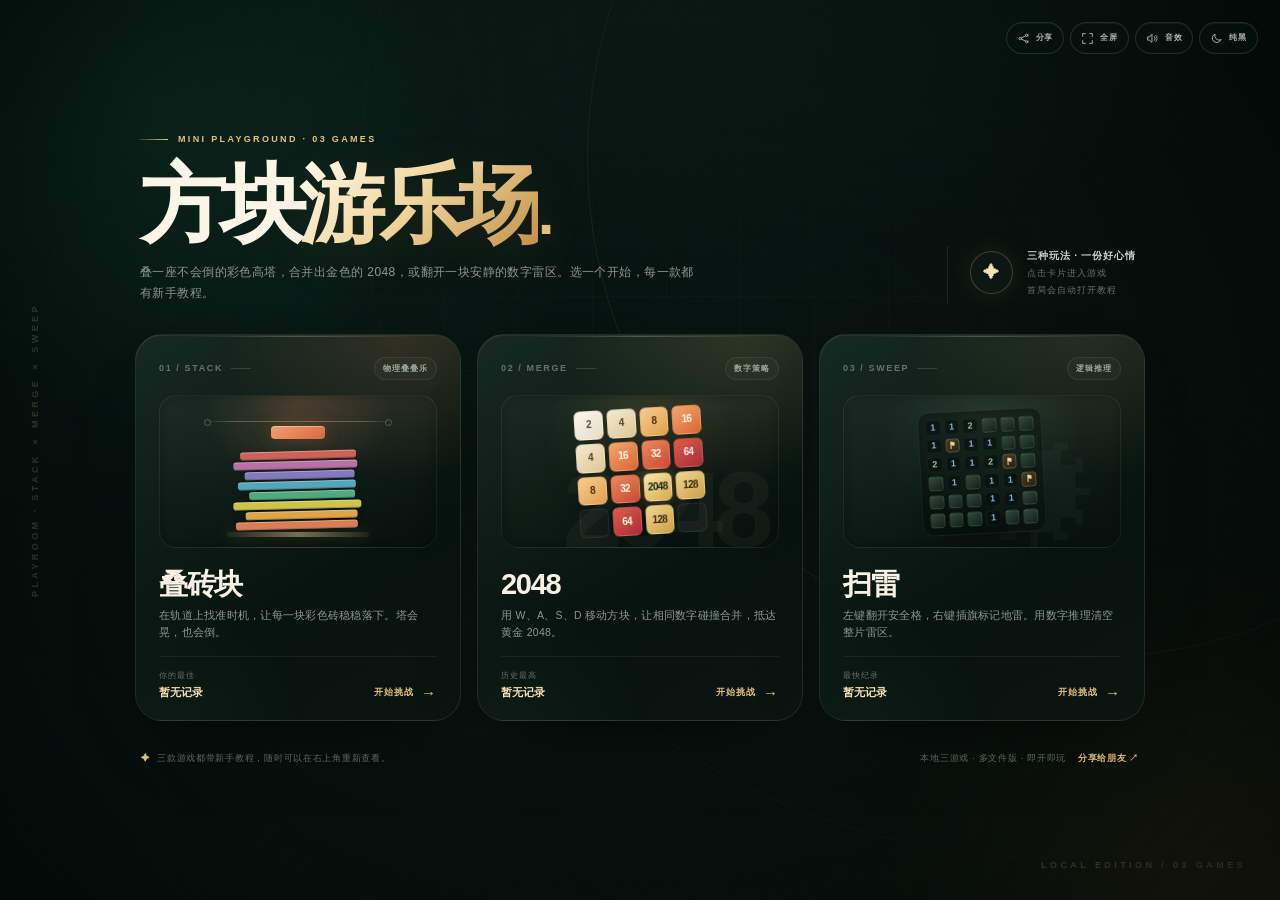
<file: Block_Playground/share/方块游乐场-分享版.html>
<!-- 方块游乐场 单文件分享版 · built 2026-10-31 21:58 -->
<!DOCTYPE html>
<html lang="zh-CN">
<head>
  <meta charset="UTF-8" />
  <meta name="viewport" content="width=device-width, initial-scale=1.0, viewport-fit=cover" />
  <meta name="theme-color" content="#06100e" />
  <meta name="application-name" content="方块游乐场" />
  <meta name="description" content="方块游乐场：叠砖块、2048 与扫雷的本地三游戏合集。" />
  <title>方块游乐场 · 叠砖块 · 2048 · 扫雷</title>
  <link rel="icon" href="[data-uri]" sizes="any" />
  <style data-source="css/base.css">
:root {
    --bg: #06100e;
    --ink: #f7f1e4;
    --muted: #89988f;
    --muted-dim: #64736a;
    --gold: #e6c17c;
    --gold-light: #f8e3b2;
    --gold-deep: #b98a44;
    --line: rgba(236, 213, 169, 0.12);
    --line-soft: rgba(236, 213, 169, 0.07);
    --surface: rgba(13, 28, 23, 0.92);
    --radius-xl: 30px;
    --radius-board: 22px;
    --ease-out: cubic-bezier(0.22, 0.82, 0.22, 1);
    color-scheme: dark;
  }

  * {
    box-sizing: border-box;
  }

  html {
    min-height: 100%;
    background: var(--bg);
  }

  body {
    min-height: 100svh;
    margin: 0;
    padding: 34px 22px;
    display: flex;
    align-items: center;
    align-items: safe center;
    justify-content: center;
    overflow-x: hidden;
    color: var(--ink);
    background:
      radial-gradient(ellipse 70% 55% at 50% -10%, rgba(45, 117, 91, 0.18), transparent 72%),
      linear-gradient(145deg, #06100e 0%, #071310 45%, #0a0f0c 100%);
    font-family: "Avenir Next", "Segoe UI Variable Display", "Segoe UI", "PingFang SC",
      "Hiragino Sans GB", "Microsoft YaHei", sans-serif;
    -webkit-font-smoothing: antialiased;
    text-rendering: optimizeLegibility;
  }

  ::selection {
    color: #142019;
    background: var(--gold);
  }

  button {
    font: inherit;
  }

  .scene {
    position: fixed;
    inset: 0;
    z-index: 0;
    overflow: hidden;
    pointer-events: none;
  }

  .scene::after {
    content: "";
    position: absolute;
    inset: 0;
    background:
      radial-gradient(ellipse at center, transparent 35%, rgba(1, 6, 4, 0.5) 100%),
      linear-gradient(90deg, rgba(0, 0, 0, 0.16), transparent 24%, transparent 76%, rgba(0, 0, 0, 0.2));
  }

  .aurora {
    position: absolute;
    border-radius: 50%;
    will-change: transform;
  }

  .aurora-a {
    width: min(920px, 72vw);
    aspect-ratio: 1;
    top: -38%;
    left: -24%;
    background: radial-gradient(circle at 50% 50%, rgba(38, 142, 107, 0.25), rgba(17, 77, 59, 0.08) 46%, transparent 70%);
    filter: blur(18px);
    animation: drift-a 20s ease-in-out infinite alternate;
  }

  .aurora-b {
    width: min(760px, 66vw);
    aspect-ratio: 1;
    right: -27%;
    bottom: -44%;
    background: radial-gradient(circle at 50% 50%, rgba(199, 143, 71, 0.16), rgba(118, 78, 35, 0.05) 48%, transparent 70%);
    filter: blur(22px);
    animation: drift-b 24s ease-in-out infinite alternate;
  }

  .grid-lines {
    position: absolute;
    inset: 0;
    background-image:
      linear-gradient(rgba(239, 220, 184, 0.032) 1px, transparent 1px),
      linear-gradient(90deg, rgba(239, 220, 184, 0.032) 1px, transparent 1px);
    background-size: 74px 74px;
    -webkit-mask-image: radial-gradient(ellipse 72% 68% at 50% 48%, #000 0%, transparent 78%);
    mask-image: radial-gradient(ellipse 72% 68% at 50% 48%, #000 0%, transparent 78%);
    opacity: 0.8;
  }

  .halo {
    position: absolute;
    border: 1px solid rgba(228, 195, 132, 0.075);
    border-radius: 50%;
  }

  .halo-a {
    width: min(1000px, 80vw);
    aspect-ratio: 1;
    top: -38%;
    right: -24%;
  }

  .halo-b {
    width: min(1380px, 110vw);
    aspect-ratio: 1;
    top: -58%;
    right: -36%;
    border-color: rgba(228, 195, 132, 0.035);
  }

  .grain {
    position: absolute;
    inset: -40%;
    opacity: 0.028;
    mix-blend-mode: soft-light;
    background-image: url("data:image/svg+xml,%3Csvg viewBox='0 0 220 220' xmlns='http://www.w3.org/2000/svg'%3E%3Cfilter id='n'%3E%3CfeTurbulence type='fractalNoise' baseFrequency='.92' numOctaves='4' stitchTiles='stitch'/%3E%3C/filter%3E%3Crect width='100%25' height='100%25' filter='url(%23n)' opacity='.7'/%3E%3C/svg%3E");
    background-size: 220px 220px;
  }

  .side-note,
  .side-meta {
    position: absolute;
    color: rgba(240, 221, 184, 0.28);
    font-size: 9px;
    font-weight: 600;
    letter-spacing: 0.38em;
    text-transform: uppercase;
    white-space: nowrap;
  }

  .side-note {
    top: 50%;
    left: 30px;
    writing-mode: vertical-rl;
    transform: translateY(-50%) rotate(180deg);
  }

  .side-meta {
    right: 34px;
    bottom: 30px;
  }

  .app {
    position: relative;
    z-index: 1;
    width: min(100%, 554px);
    width: min(100%, 554px, max(380px, calc(100svh - 239px)));
    padding: clamp(20px, 4.2vw, 30px);
    border: 1px solid rgba(239, 216, 171, 0.13);
    border-radius: var(--radius-xl);
    background:
      linear-gradient(152deg, rgba(20, 39, 32, 0.95) 0%, rgba(9, 21, 17, 0.975) 56%, rgba(11, 21, 17, 0.96) 100%);
    box-shadow:
      0 60px 120px -44px rgba(0, 0, 0, 0.92),
      0 18px 45px -22px rgba(0, 0, 0, 0.7),
      inset 0 1px 0 rgba(255, 247, 226, 0.075),
      inset 0 0 90px rgba(137, 176, 151, 0.02);
    -webkit-backdrop-filter: blur(22px) saturate(112%);
    backdrop-filter: blur(22px) saturate(112%);
  }

  .app::before {
    content: "";
    position: absolute;
    top: 1px;
    left: 11%;
    right: 11%;
    height: 1px;
    background: linear-gradient(90deg, transparent, rgba(255, 239, 205, 0.28), transparent);
    pointer-events: none;
  }

  .app::after {
    content: "";
    position: absolute;
    z-index: -1;
    right: 4%;
    bottom: 0;
    width: 44%;
    height: 16%;
    border-radius: 50%;
    background: rgba(205, 155, 82, 0.11);
    filter: blur(45px);
    pointer-events: none;
  }

  .topbar {
    display: flex;
    align-items: flex-start;
    justify-content: space-between;
    gap: 18px;
  }

  .brand {
    min-width: 0;
  }

  .eyebrow {
    display: flex;
    align-items: center;
    gap: 9px;
    color: var(--gold);
    font-size: 9px;
    font-weight: 650;
    letter-spacing: 0.25em;
    line-height: 1;
    text-transform: uppercase;
  }

  .eyebrow::before {
    content: "";
    width: 22px;
    height: 1px;
    background: linear-gradient(90deg, rgba(230, 193, 124, 0.25), var(--gold));
  }

  .brand h1 {
    margin: 11px 0 0 -4px;
    font-size: clamp(58px, 11.2vw, 82px);
    font-weight: 820;
    line-height: 0.82;
    letter-spacing: -0.078em;
    color: transparent;
    background: linear-gradient(155deg, #fffaf0 4%, #f2dca8 46%, #c99a51 92%);
    -webkit-background-clip: text;
    background-clip: text;
    -webkit-text-fill-color: transparent;
    filter: drop-shadow(0 16px 28px rgba(205, 160, 82, 0.1));
    user-select: none;
  }

  .brand h1 span {
    margin-left: 3px;
    color: var(--gold);
    -webkit-text-fill-color: var(--gold);
    text-shadow: 0 0 24px rgba(230, 193, 124, 0.28);
  }

  .tagline {
    margin: 14px 0 0;
    color: var(--muted);
    font-size: 11.5px;
    font-weight: 450;
    letter-spacing: 0.035em;
    line-height: 1.5;
  }

  .scoreboard {
    display: flex;
    flex-shrink: 0;
    gap: 8px;
    padding-top: 2px;
  }

  .score-card {
    position: relative;
    min-width: 79px;
    padding: 10px 12px 9px;
    overflow: hidden;
    border: 1px solid rgba(239, 217, 173, 0.1);
    border-radius: 15px;
    background: linear-gradient(155deg, rgba(255, 255, 255, 0.052), rgba(255, 255, 255, 0.017));
    box-shadow:
      inset 0 1px 0 rgba(255, 255, 255, 0.045),
      0 8px 20px -16px rgba(0, 0, 0, 0.9);
  }

  .score-card::after {
    content: "";
    position: absolute;
    right: -14px;
    bottom: -20px;
    width: 46px;
    height: 46px;
    border-radius: 50%;
    background: rgba(232, 196, 128, 0.055);
    filter: blur(8px);
  }

  .score-card.is-best {
    border-color: rgba(234, 200, 133, 0.16);
    background: linear-gradient(155deg, rgba(219, 177, 96, 0.095), rgba(255, 255, 255, 0.016));
  }

  .score-label {
    display: block;
    color: var(--muted);
    font-size: 8px;
    font-weight: 600;
    letter-spacing: 0.19em;
    line-height: 1;
  }

  .score-value {
    position: relative;
    z-index: 1;
    display: block;
    margin-top: 6px;
    color: #f8f1e1;
    font-size: 23px;
    font-weight: 750;
    font-variant-numeric: tabular-nums;
    letter-spacing: -0.045em;
    line-height: 1;
    transform-origin: left bottom;
  }

  .score-card.is-best .score-value {
    color: var(--gold-light);
  }

  .score-value.bump {
    animation: score-bump 280ms var(--ease-out);
  }

  .score-value[data-digits="5"] {
    font-size: 19px;
    letter-spacing: -0.06em;
  }

  .score-value[data-digits="6"] {
    font-size: 16px;
    letter-spacing: -0.07em;
  }

  .score-value[data-digits="7"] {
    font-size: 14px;
    letter-spacing: -0.075em;
  }

  .toolbar {
    display: flex;
    align-items: center;
    justify-content: space-between;
    gap: 14px;
    margin: 23px 0 14px;
  }

  .key-hint {
    display: flex;
    align-items: center;
    gap: 10px;
    min-width: 0;
  }

  .hint-label {
    color: var(--muted-dim);
    font-size: 9px;
    font-weight: 600;
    letter-spacing: 0.14em;
    white-space: nowrap;
  }

  .keys {
    display: flex;
    gap: 4px;
  }

  kbd {
    display: grid;
    width: 25px;
    height: 26px;
    place-items: center;
    border: 1px solid rgba(240, 218, 175, 0.14);
    border-radius: 7px;
    color: #e8d8b4;
    background: linear-gradient(180deg, rgba(255, 255, 255, 0.075), rgba(255, 255, 255, 0.026));
    box-shadow:
      0 2px 0 rgba(0, 0, 0, 0.26),
      inset 0 1px 0 rgba(255, 255, 255, 0.06);
    font-family: inherit;
    font-size: 9px;
    font-weight: 750;
    line-height: 1;
  }

  .toolbar-actions {
    display: flex;
    align-items: center;
    gap: 7px;
  }

  .action-btn {
    display: inline-flex;
    height: 35px;
    align-items: center;
    justify-content: center;
    gap: 6px;
    padding: 0 12px;
    border: 1px solid rgba(255, 255, 255, 0.075);
    border-radius: 10px;
    color: #c5d0c9;
    background: rgba(255, 255, 255, 0.032);
    box-shadow: inset 0 1px 0 rgba(255, 255, 255, 0.025);
    font-size: 10px;
    font-weight: 600;
    letter-spacing: 0.055em;
    white-space: nowrap;
    cursor: pointer;
    transition:
      color 180ms ease,
      background 180ms ease,
      border-color 180ms ease,
      transform 180ms var(--ease-out),
      opacity 180ms ease;
  }

  .action-btn svg {
    width: 13px;
    height: 13px;
    flex: none;
  }

  .action-btn:hover:not(:disabled) {
    border-color: rgba(236, 211, 161, 0.2);
    color: #f3ecdf;
    background: rgba(255, 255, 255, 0.06);
  }

  .action-btn:active:not(:disabled) {
    transform: scale(0.97);
  }

  .action-btn:disabled {
    opacity: 0.34;
    cursor: not-allowed;
  }

  .action-btn.new-game {
    border-color: rgba(250, 232, 192, 0.52);
    color: #172019;
    background: linear-gradient(135deg, #f3dda9 0%, #e2bd78 54%, #c99a52 100%);
    box-shadow:
      0 9px 22px -12px rgba(220, 177, 99, 0.7),
      inset 0 1px 0 rgba(255, 255, 255, 0.55);
    font-weight: 720;
  }

  .action-btn.new-game:hover:not(:disabled) {
    border-color: rgba(255, 244, 218, 0.7);
    color: #111912;
    background: linear-gradient(135deg, #fae7ba 0%, #e9c785 54%, #d2a35a 100%);
    transform: translateY(-1px);
  }

  .board-shell {
    position: relative;
  }

  .board-shell::before {
    content: "";
    position: absolute;
    z-index: -1;
    inset: 18% 10% -3%;
    border-radius: 50%;
    background: rgba(202, 151, 77, 0.09);
    filter: blur(34px);
    pointer-events: none;
  }

  .board {
    --gap: 12px;
    --pad: 12px;
    --cell-radius: 12px;
    position: relative;
    width: 100%;
    aspect-ratio: 1;
    padding: var(--pad);
    overflow: hidden;
    border: 1px solid rgba(236, 213, 169, 0.095);
    border-radius: var(--radius-board);
    background:
      radial-gradient(circle at 26% 0%, rgba(51, 96, 79, 0.15), transparent 42%),
      linear-gradient(145deg, #0a1713 0%, #07110e 55%, #09140f 100%);
    box-shadow:
      inset 0 2px 20px rgba(0, 0, 0, 0.48),
      inset 0 0 0 1px rgba(255, 255, 255, 0.018),
      0 28px 45px -27px rgba(0, 0, 0, 0.85);
    container-type: inline-size;
    touch-action: none;
    user-select: none;
    -webkit-user-select: none;
  }

  .board.nudge {
    animation: board-nudge 220ms ease-in-out;
  }

  .grid,
  .tiles {
    position: absolute;
    inset: var(--pad);
  }

  .grid {
    display: grid;
    grid-template-columns: repeat(4, 1fr);
    grid-template-rows: repeat(4, 1fr);
    gap: var(--gap);
    pointer-events: none;
  }

  .cell {
    border: 1px solid rgba(255, 255, 255, 0.025);
    border-radius: var(--cell-radius);
    background: linear-gradient(155deg, rgba(255, 255, 255, 0.041), rgba(255, 255, 255, 0.018));
    box-shadow:
      inset 0 1px 3px rgba(0, 0, 0, 0.26),
      0 1px 0 rgba(255, 255, 255, 0.012);
  }

  .tiles {
    pointer-events: none;
  }

  .tile {
    --size: calc((100% - 3 * var(--gap)) / 4);
    position: absolute;
    top: calc(var(--row) * (var(--size) + var(--gap)));
    left: calc(var(--col) * (var(--size) + var(--gap)));
    width: var(--size);
    height: var(--size);
    transition:
      top 145ms var(--ease-out),
      left 145ms var(--ease-out);
    will-change: top, left;
  }

  .tile-inner {
    position: relative;
    display: grid;
    width: 100%;
    height: 100%;
    place-items: center;
    overflow: hidden;
    border: 1px solid rgba(255, 255, 255, 0.1);
    border-radius: var(--cell-radius);
    font-weight: 820;
    font-variant-numeric: tabular-nums;
    letter-spacing: -0.055em;
    line-height: 1;
    text-align: center;
    box-shadow:
      inset 0 1px 0 rgba(255, 255, 255, 0.34),
      inset 0 -2px 0 rgba(0, 0, 0, 0.08),
      0 6px 14px -7px rgba(0, 0, 0, 0.52);
    transform: translateZ(0);
    transition: background 150ms ease;
    will-change: transform, filter;
  }

  .tile-inner::before {
    content: "";
    position: absolute;
    top: 0;
    left: 0;
    right: 0;
    height: 42%;
    background: linear-gradient(180deg, rgba(255, 255, 255, 0.15), transparent);
    pointer-events: none;
  }

  .tile-inner span {
    position: relative;
    z-index: 1;
    padding-bottom: 1px;
  }

  .tile-inner {
    font-size: clamp(22px, 10.4cqi, 56px);
  }

  .tile[data-digits="3"] .tile-inner {
    font-size: clamp(19px, 8.8cqi, 47px);
  }

  .tile[data-digits="4"] .tile-inner {
    font-size: clamp(17px, 7.2cqi, 39px);
    letter-spacing: -0.065em;
  }

  .tile[data-digits="5"] .tile-inner {
    font-size: clamp(14px, 5.8cqi, 31px);
    letter-spacing: -0.07em;
  }

  .tile[data-digits="6"] .tile-inner {
    font-size: clamp(12px, 4.9cqi, 27px);
    letter-spacing: -0.075em;
  }

  .tile[data-value="2"] .tile-inner {
    border-color: rgba(255, 255, 255, 0.4);
    color: #554a3b;
    background: linear-gradient(145deg, #faf5e9 0%, #f1e7d3 52%, #e2d5bc 100%);
    box-shadow:
      inset 0 1px 0 rgba(255, 255, 255, 0.8),
      inset 0 -2px 0 rgba(124, 101, 65, 0.08),
      0 6px 14px -7px rgba(0, 0, 0, 0.5);
  }

  .tile[data-value="4"] .tile-inner {
    border-color: rgba(255, 255, 255, 0.34);
    color: #4d3e26;
    background: linear-gradient(145deg, #f3e9cf 0%, #ead8ad 52%, #d8c18a 100%);
  }

  .tile[data-value="8"] .tile-inner {
    border-color: rgba(255, 248, 233, 0.3);
    color: #462b0e;
    background: linear-gradient(145deg, #f8cf91 0%, #eeae5d 52%, #d9903a 100%);
  }

  .tile[data-value="16"] .tile-inner {
    border-color: rgba(255, 243, 226, 0.26);
    color: #fff8ec;
    background: linear-gradient(145deg, #f4ae72 0%, #e67d3d 50%, #cc5d24 100%);
    text-shadow: 0 1px 2px rgba(91, 32, 4, 0.22);
  }

  .tile[data-value="32"] .tile-inner {
    border-color: rgba(255, 239, 223, 0.24);
    color: #fff8f0;
    background: linear-gradient(145deg, #ef8c5d 0%, #dc5e38 52%, #bd412d 100%);
    text-shadow: 0 1px 2px rgba(82, 20, 9, 0.25);
  }

  .tile[data-value="64"] .tile-inner {
    border-color: rgba(255, 235, 219, 0.22);
    color: #fff7e9;
    background: linear-gradient(145deg, #e05f4b 0%, #c43f3d 50%, #9f2837 100%);
    box-shadow:
      inset 0 1px 0 rgba(255, 255, 255, 0.28),
      inset 0 -2px 0 rgba(0, 0, 0, 0.1),
      0 6px 18px -8px rgba(147, 36, 43, 0.6);
    text-shadow: 0 1px 2px rgba(74, 10, 17, 0.3);
  }

  .tile[data-value="128"] .tile-inner {
    border-color: rgba(255, 250, 226, 0.33);
    color: #3d2c0d;
    background: linear-gradient(145deg, #f4dda2 0%, #e5bf6e 54%, #cda14b 100%);
    box-shadow:
      inset 0 1px 0 rgba(255, 255, 255, 0.55),
      inset 0 -2px 0 rgba(105, 74, 15, 0.1),
      0 7px 20px -8px rgba(207, 160, 72, 0.38);
  }

  .tile[data-value="256"] .tile-inner {
    border-color: rgba(255, 247, 211, 0.34);
    color: #382507;
    background: linear-gradient(145deg, #f1cd78 0%, #dfb45b 50%, #bd8a30 100%);
    box-shadow:
      inset 0 1px 0 rgba(255, 255, 255, 0.48),
      inset 0 -2px 0 rgba(95, 64, 10, 0.12),
      0 7px 23px -8px rgba(225, 177, 81, 0.46);
  }

  .tile[data-value="512"] .tile-inner {
    border-color: rgba(255, 239, 193, 0.38);
    color: #fff4d7;
    background: linear-gradient(145deg, #dab35f 0%, #b9842e 52%, #8d5d17 100%);
    box-shadow:
      inset 0 1px 0 rgba(255, 255, 255, 0.35),
      inset 0 -2px 0 rgba(58, 36, 3, 0.18),
      0 7px 27px -8px rgba(218, 173, 82, 0.55);
    text-shadow: 0 1px 2px rgba(66, 42, 5, 0.28);
  }

  .tile[data-value="1024"] .tile-inner {
    border-color: rgba(241, 210, 142, 0.42);
    color: #f5e1ae;
    background:
      radial-gradient(circle at 28% 12%, rgba(118, 197, 166, 0.34), transparent 40%),
      linear-gradient(145deg, #327b63 0%, #1c5644 52%, #11392e 100%);
    box-shadow:
      inset 0 1px 0 rgba(232, 255, 243, 0.18),
      inset 0 -2px 0 rgba(0, 0, 0, 0.18),
      0 0 28px -5px rgba(70, 161, 128, 0.38),
      0 9px 25px -10px rgba(0, 0, 0, 0.7);
    text-shadow: 0 1px 3px rgba(1, 21, 15, 0.35);
  }

  .tile[data-value="2048"] .tile-inner {
    border-color: rgba(255, 248, 217, 0.7);
    color: #17251d;
    background:
      radial-gradient(circle at 30% 7%, rgba(255, 255, 255, 0.48), transparent 38%),
      linear-gradient(145deg, #f8e8ad 0%, #e9c76e 50%, #c3943a 100%);
    box-shadow:
      inset 0 1px 0 rgba(255, 255, 255, 0.72),
      inset 0 -2px 0 rgba(105, 74, 16, 0.13),
      0 0 34px rgba(240, 203, 116, 0.42),
      0 8px 26px -9px rgba(218, 173, 81, 0.6);
    text-shadow: 0 1px 0 rgba(255, 255, 255, 0.28);
  }

  .tile[data-tier="super"] .tile-inner {
    border-color: rgba(252, 243, 208, 0.58);
    color: #08251c;
    background:
      radial-gradient(circle at 28% 10%, rgba(255, 255, 255, 0.45), transparent 42%),
      linear-gradient(145deg, #a8e0c8 0%, #68b99a 50%, #35836a 100%);
    box-shadow:
      inset 0 1px 0 rgba(255, 255, 255, 0.55),
      0 0 34px rgba(102, 198, 163, 0.34),
      0 8px 26px -9px rgba(0, 0, 0, 0.65);
  }

  .tile.is-new .tile-inner {
    animation: tile-spawn 235ms var(--ease-out) both;
  }

  .tile.is-merged .tile-inner {
    animation: merge-pop 300ms var(--ease-out);
  }

  .overlay {
    position: absolute;
    z-index: 20;
    inset: 0;
    display: flex;
    align-items: center;
    justify-content: center;
    padding: 24px;
    visibility: hidden;
    border-radius: inherit;
    background:
      radial-gradient(circle at 50% 33%, rgba(35, 89, 71, 0.2), transparent 55%),
      linear-gradient(155deg, rgba(5, 14, 11, 0.69), rgba(4, 12, 9, 0.88));
    -webkit-backdrop-filter: blur(9px) saturate(90%);
    backdrop-filter: blur(9px) saturate(90%);
    opacity: 0;
    transition:
      opacity 300ms ease,
      visibility 300ms ease;
  }

  .overlay.is-visible {
    visibility: visible;
    opacity: 1;
  }

  .overlay[data-mode="win"] {
    background:
      radial-gradient(circle at 50% 30%, rgba(230, 189, 108, 0.16), transparent 58%),
      linear-gradient(155deg, rgba(6, 16, 12, 0.68), rgba(4, 12, 9, 0.88));
  }

  .overlay-card {
    width: min(100%, 330px);
    text-align: center;
    opacity: 0;
    transform: translateY(14px) scale(0.975);
    transition:
      opacity 360ms 60ms ease,
      transform 420ms 60ms var(--ease-out);
  }

  .overlay.is-visible .overlay-card {
    opacity: 1;
    transform: translateY(0) scale(1);
  }

  .overlay-mark {
    display: grid;
    width: 62px;
    height: 62px;
    margin: 0 auto 19px;
    place-items: center;
    border: 1px solid rgba(230, 193, 124, 0.28);
    border-radius: 50%;
    color: var(--gold-light);
    background:
      radial-gradient(circle at 36% 27%, rgba(255, 247, 225, 0.13), transparent 48%),
      rgba(255, 255, 255, 0.028);
    box-shadow:
      0 0 0 7px rgba(231, 193, 125, 0.025),
      0 0 35px rgba(224, 181, 101, 0.12),
      inset 0 1px 0 rgba(255, 255, 255, 0.07);
    font-size: 27px;
    line-height: 1;
  }

  .overlay[data-mode="win"] .overlay-mark {
    border-color: rgba(248, 224, 171, 0.48);
    color: #fff0c4;
    background:
      radial-gradient(circle at 36% 27%, rgba(255, 251, 232, 0.24), transparent 48%),
      rgba(221, 178, 94, 0.09);
    box-shadow:
      0 0 0 8px rgba(231, 193, 125, 0.03),
      0 0 42px rgba(240, 203, 124, 0.24),
      inset 0 1px 0 rgba(255, 255, 255, 0.12);
  }

  .overlay-kicker {
    margin: 0 0 8px;
    color: var(--gold);
    font-size: 8px;
    font-weight: 650;
    letter-spacing: 0.26em;
    line-height: 1.4;
    text-transform: uppercase;
  }

  .overlay h2 {
    margin: 0;
    color: #fbf4e6;
    font-size: clamp(25px, 6cqi, 32px);
    font-weight: 760;
    letter-spacing: -0.035em;
    line-height: 1.2;
  }

  .overlay-text {
    max-width: 250px;
    margin: 10px auto 0;
    color: #94a299;
    font-size: 11.5px;
    letter-spacing: 0.015em;
    line-height: 1.65;
  }

  .overlay-actions {
    display: flex;
    flex-direction: column;
    gap: 7px;
    margin-top: 21px;
  }

  .overlay-btn {
    width: 100%;
    height: 43px;
    border-radius: 12px;
    font-size: 11.5px;
    font-weight: 700;
    letter-spacing: 0.08em;
    cursor: pointer;
    transition:
      transform 180ms var(--ease-out),
      filter 180ms ease,
      background 180ms ease,
      border-color 180ms ease;
  }

  .overlay-btn.primary {
    border: 1px solid rgba(255, 241, 208, 0.48);
    color: #172019;
    background: linear-gradient(135deg, #f4dfaa, #dbb36a);
    box-shadow:
      0 11px 24px -13px rgba(228, 186, 104, 0.8),
      inset 0 1px 0 rgba(255, 255, 255, 0.5);
  }

  .overlay-btn.primary:hover {
    filter: brightness(1.055);
    transform: translateY(-1px);
  }

  .overlay-btn.secondary {
    border: 1px solid rgba(240, 220, 180, 0.12);
    color: #c7d1ca;
    background: rgba(255, 255, 255, 0.032);
  }

  .overlay-btn.secondary:hover {
    border-color: rgba(240, 220, 180, 0.2);
    background: rgba(255, 255, 255, 0.055);
  }

  .overlay-btn:active {
    transform: scale(0.985);
  }

  .app-footer {
    display: flex;
    align-items: center;
    gap: 14px;
    margin-top: 18px;
    padding-top: 15px;
    border-top: 1px solid var(--line-soft);
  }

  .best-tile,
  .goal {
    display: flex;
    align-items: baseline;
    gap: 5px;
    color: var(--muted-dim);
    font-size: 9px;
    font-weight: 600;
    letter-spacing: 0.1em;
    white-space: nowrap;
  }

  .best-tile strong,
  .goal strong {
    color: var(--gold-light);
    font-size: 13px;
    font-weight: 720;
    letter-spacing: -0.02em;
    font-variant-numeric: tabular-nums;
  }

  .goal strong {
    color: var(--gold);
  }

  .progress-wrap {
    flex: 1;
    min-width: 52px;
  }

  .progress-title {
    display: flex;
    align-items: center;
    justify-content: space-between;
    margin-bottom: 5px;
    color: var(--muted-dim);
    font-size: 7px;
    font-weight: 650;
    letter-spacing: 0.19em;
    line-height: 1;
    text-transform: uppercase;
  }

  .progress-title span:last-child {
    color: #907b54;
    letter-spacing: 0.1em;
  }

  .progress-track {
    height: 3px;
    overflow: hidden;
    border-radius: 999px;
    background: rgba(255, 255, 255, 0.055);
    box-shadow: inset 0 1px 1px rgba(0, 0, 0, 0.2);
  }

  .progress-fill {
    display: block;
    width: 0;
    height: 100%;
    border-radius: inherit;
    background: linear-gradient(90deg, #628d79 0%, #b9a268 55%, #f0d69d 100%);
    box-shadow: 0 0 10px rgba(230, 193, 124, 0.36);
    transition: width 420ms var(--ease-out);
  }

  .sr-only {
    position: absolute;
    width: 1px;
    height: 1px;
    padding: 0;
    margin: -1px;
    overflow: hidden;
    clip: rect(0, 0, 0, 0);
    white-space: nowrap;
    border: 0;
  }

  button:focus-visible {
    outline: 2px solid rgba(248, 226, 176, 0.78);
    outline-offset: 2px;
  }

  @keyframes tile-spawn {
    0% {
      opacity: 0;
      transform: scale(0.5);
    }
    68% {
      opacity: 1;
      transform: scale(1.045);
    }
    100% {
      opacity: 1;
      transform: scale(1);
    }
  }

  @keyframes merge-pop {
    0% {
      transform: scale(1);
      filter: brightness(1);
    }
    38% {
      transform: scale(1.115);
      filter: brightness(1.13);
    }
    100% {
      transform: scale(1);
      filter: brightness(1);
    }
  }

  @keyframes score-bump {
    0% {
      transform: scale(1);
    }
    34% {
      color: var(--gold-light);
      transform: scale(1.13);
    }
    100% {
      transform: scale(1);
    }
  }

  @keyframes board-nudge {
    0%,
    100% {
      transform: translateX(0);
    }
    24% {
      transform: translateX(-3px);
    }
    53% {
      transform: translateX(3px);
    }
    76% {
      transform: translateX(-2px);
    }
  }

  @keyframes drift-a {
    from {
      transform: translate3d(-2%, -2%, 0) scale(1);
    }
    to {
      transform: translate3d(5%, 4%, 0) scale(1.07);
    }
  }

  @keyframes drift-b {
    from {
      transform: translate3d(2%, 2%, 0) scale(1.03);
    }
    to {
      transform: translate3d(-4%, -3%, 0) scale(1);
    }
  }

  @media (max-width: 1100px) {
    .side-note,
    .side-meta {
      display: none;
    }
  }

  @media (max-width: 520px) {
    body {
      padding: 16px 12px;
    }

    .app {
      --radius-xl: 24px;
      --radius-board: 18px;
      padding: 19px;
    }

    .topbar {
      gap: 10px;
    }

    .brand h1 {
      font-size: clamp(50px, 15vw, 64px);
    }

    .tagline {
      margin-top: 11px;
      font-size: 10.5px;
    }

    .score-card {
      min-width: 68px;
      padding: 9px 9px 8px;
      border-radius: 13px;
    }

    .score-value {
      font-size: 20px;
    }

    .score-label {
      font-size: 7px;
      letter-spacing: 0.13em;
    }

    .toolbar {
      margin: 19px 0 12px;
    }

    .hint-label {
      display: none;
    }

    kbd {
      width: 23px;
      height: 24px;
    }

    .action-btn {
      height: 33px;
      padding: 0 10px;
      font-size: 9.5px;
    }

    .board {
      --gap: 10px;
      --pad: 10px;
      --cell-radius: 10px;
    }

    .app-footer {
      gap: 10px;
      margin-top: 15px;
      padding-top: 13px;
    }

    .best-tile,
    .goal {
      font-size: 8px;
      letter-spacing: 0.06em;
    }

    .best-tile strong,
    .goal strong {
      font-size: 12px;
    }

    .progress-wrap {
      min-width: 34px;
    }

    .progress-title {
      font-size: 6px;
    }
  }

  @media (max-width: 430px) {
    .brand .tagline {
      display: none;
    }

    .brand h1 {
      margin-top: 9px;
    }

    .eyebrow {
      font-size: 8px;
      letter-spacing: 0.2em;
    }

    .eyebrow::before {
      width: 14px;
    }
  }

  @media (max-width: 360px) {
    .topbar {
      flex-wrap: wrap;
    }

    .scoreboard {
      width: 100%;
      padding-top: 4px;
    }

    .score-card {
      flex: 1;
    }

    .key-hint {
      display: none;
    }

    .toolbar {
      justify-content: flex-end;
    }

    .best-tile,
    .goal {
      display: none;
    }
  }

  @media (max-height: 860px) and (min-width: 521px) {
    body {
      padding: 18px;
    }

    .app {
      padding: 22px 25px;
    }

    .brand h1 {
      font-size: 66px;
    }

    .tagline {
      margin-top: 10px;
    }

    .toolbar {
      margin: 17px 0 11px;
    }

    .app-footer {
      margin-top: 14px;
      padding-top: 12px;
    }
  }

  @media (max-height: 700px) and (min-width: 521px) {
    body {
      padding: 12px 18px;
    }

    .app {
      padding: 16px 20px;
    }

    .eyebrow {
      font-size: 8px;
    }

    .brand h1 {
      margin-top: 8px;
      font-size: 48px;
    }

    .tagline {
      display: none;
    }

    .scoreboard {
      gap: 6px;
    }

    .score-card {
      min-width: 68px;
      padding: 8px 9px;
      border-radius: 13px;
    }

    .score-value {
      margin-top: 5px;
      font-size: 19px;
    }

    .toolbar {
      margin: 12px 0 9px;
    }

    .app-footer {
      margin-top: 10px;
      padding-top: 9px;
    }
  }

  @media (prefers-reduced-motion: reduce) {
    *,
    *::before,
    *::after {
      animation-duration: 0.01ms !important;
      animation-iteration-count: 1 !important;
      scroll-behavior: auto !important;
      transition-duration: 0.01ms !important;
      transition-delay: 0ms !important;
    }
  }

</style>
  <style data-source="css/home.css">
/* ---------- Multi-game hub ---------- */

  [hidden] {
    display: none !important;
  }

  .screen {
    position: relative;
    z-index: 1;
    display: flex;
    width: 100%;
    align-items: center;
    justify-content: center;
    animation: screen-in 420ms var(--ease-out) both;
  }

  .home-screen {
    width: min(100%, 1010px);
  }

  .home-inner {
    display: flex;
    width: 100%;
    flex-direction: column;
    gap: clamp(20px, 3.3vh, 30px);
  }

  .home-header {
    display: flex;
    align-items: flex-end;
    justify-content: space-between;
    gap: 30px;
    padding: 0 5px;
  }

  .home-copy {
    min-width: 0;
  }

  .home-eyebrow {
    display: flex;
    align-items: center;
    gap: 10px;
    margin: 0 0 clamp(12px, 2vh, 18px);
    color: var(--gold);
    font-size: 9px;
    font-weight: 650;
    letter-spacing: 0.26em;
    line-height: 1;
    text-transform: uppercase;
  }

  .home-eyebrow::before {
    content: "";
    width: 28px;
    height: 1px;
    background: linear-gradient(90deg, rgba(230, 193, 124, 0.2), var(--gold));
  }

  .home-copy h1 {
    margin: 0;
    color: #fbf5e8;
    font-size: clamp(48px, 6.8vw, 86px);
    font-weight: 820;
    letter-spacing: -0.075em;
    line-height: 0.98;
  }

  .home-copy h1 em {
    color: transparent;
    background: linear-gradient(135deg, #fff7e5 4%, #f1d7a0 46%, #c18f44 100%);
    -webkit-background-clip: text;
    background-clip: text;
    -webkit-text-fill-color: transparent;
    font-style: normal;
    filter: drop-shadow(0 12px 22px rgba(207, 158, 78, 0.1));
  }

  .home-copy h1 i {
    color: var(--gold);
    font-style: normal;
    font-size: 0.7em;
    text-shadow: 0 0 24px rgba(230, 193, 124, 0.25);
  }

  .home-subtitle {
    max-width: 560px;
    margin: 16px 0 0;
    color: var(--muted);
    font-size: 12px;
    letter-spacing: 0.035em;
    line-height: 1.75;
  }

  .home-side {
    display: flex;
    flex-shrink: 0;
    align-items: center;
    gap: 14px;
    padding: 0 4px 5px 22px;
    border-left: 1px solid rgba(230, 193, 124, 0.13);
  }

  .home-side-mark {
    display: grid;
    width: 43px;
    height: 43px;
    flex: none;
    place-items: center;
    border: 1px solid rgba(231, 195, 126, 0.24);
    border-radius: 50%;
    color: var(--gold-light);
    background: rgba(255, 255, 255, 0.025);
    box-shadow: 0 0 26px rgba(226, 185, 105, 0.1);
    font-size: 17px;
  }

  .home-side-copy {
    color: var(--muted-dim);
    font-size: 9px;
    letter-spacing: 0.11em;
    line-height: 1.9;
    white-space: nowrap;
  }

  .home-side-copy strong {
    display: block;
    color: #c8d4cc;
    font-size: 10px;
    font-weight: 600;
    letter-spacing: 0.09em;
  }

  .game-grid {
    display: grid;
    grid-template-columns: repeat(3, minmax(0, 1fr));
    gap: 16px;
  }

  .game-card {
    position: relative;
    display: flex;
    min-height: clamp(338px, 43vh, 396px);
    flex-direction: column;
    padding: 22px 23px 20px;
    overflow: hidden;
    border: 1px solid rgba(239, 216, 171, 0.115);
    border-radius: 27px;
    color: var(--ink);
    background:
      linear-gradient(150deg, rgba(24, 43, 36, 0.92), rgba(8, 20, 16, 0.97) 62%, rgba(11, 22, 18, 0.95));
    box-shadow:
      0 34px 70px -42px rgba(0, 0, 0, 0.9),
      inset 0 1px 0 rgba(255, 255, 255, 0.055);
    text-decoration: none;
    transition:
      transform 320ms var(--ease-out),
      border-color 320ms ease,
      box-shadow 320ms ease;
  }

  .game-card::before {
    content: "";
    position: absolute;
    inset: 0;
    border-radius: inherit;
    background:
      radial-gradient(80% 55% at 82% 0%, var(--card-glow, rgba(226, 181, 96, 0.1)), transparent 70%),
      radial-gradient(65% 50% at 8% 100%, rgba(98, 143, 121, 0.06), transparent 70%);
    pointer-events: none;
  }

  .game-card::after {
    content: "";
    position: absolute;
    top: 1px;
    left: 14%;
    right: 14%;
    height: 1px;
    background: linear-gradient(90deg, transparent, rgba(255, 242, 210, 0.22), transparent);
    pointer-events: none;
  }

  .game-card:hover {
    border-color: rgba(243, 221, 178, 0.23);
    box-shadow:
      0 40px 85px -40px rgba(0, 0, 0, 0.96),
      0 0 0 1px rgba(240, 214, 165, 0.03),
      inset 0 1px 0 rgba(255, 255, 255, 0.075);
    transform: translateY(-5px);
  }

  .game-card:focus-visible {
    outline: 2px solid rgba(248, 226, 176, 0.75);
    outline-offset: 4px;
  }

  .game-card.stack-card {
    --card-glow: rgba(220, 129, 83, 0.17);
  }

  .game-card.merge-card {
    --card-glow: rgba(224, 186, 105, 0.14);
  }

  .card-top {
    position: relative;
    z-index: 2;
    display: flex;
    align-items: center;
    justify-content: space-between;
    gap: 10px;
  }

  .card-index {
    display: inline-flex;
    align-items: center;
    gap: 8px;
    color: var(--muted-dim);
    font-size: 9px;
    font-weight: 650;
    letter-spacing: 0.18em;
  }

  .card-index::after {
    content: "";
    width: 20px;
    height: 1px;
    background: rgba(238, 216, 174, 0.16);
  }

  .card-tag {
    padding: 5px 8px;
    border: 1px solid rgba(255, 255, 255, 0.07);
    border-radius: 999px;
    color: #9dac9f;
    background: rgba(255, 255, 255, 0.025);
    font-size: 8px;
    font-weight: 600;
    letter-spacing: 0.12em;
  }

  .card-visual {
    position: relative;
    z-index: 1;
    height: clamp(124px, 17vh, 155px);
    margin: 15px 0 15px;
    overflow: hidden;
    border: 1px solid rgba(255, 255, 255, 0.055);
    border-radius: 17px;
    background:
      radial-gradient(circle at 50% 12%, rgba(255, 255, 255, 0.045), transparent 58%),
      rgba(3, 11, 8, 0.36);
    box-shadow: inset 0 1px 8px rgba(0, 0, 0, 0.22);
    container-type: size;
  }

  .stack-preview {
    background:
      radial-gradient(circle at 50% 5%, rgba(228, 139, 92, 0.22), transparent 47%),
      linear-gradient(180deg, rgba(255, 255, 255, 0.035), rgba(0, 0, 0, 0.1));
  }

  .mini-rail {
    position: absolute;
    top: 25px;
    left: 16%;
    right: 16%;
    height: 1px;
    background: linear-gradient(90deg, transparent, rgba(240, 208, 153, 0.31) 15%, rgba(240, 208, 153, 0.31) 85%, transparent);
  }

  .mini-rail::before,
  .mini-rail::after {
    content: "";
    position: absolute;
    top: -2px;
    width: 5px;
    height: 5px;
    border: 1px solid rgba(242, 211, 157, 0.28);
    border-radius: 50%;
  }

  .mini-rail::before {
    left: 0;
  }

  .mini-rail::after {
    right: 0;
  }

  .mini-dropper {
    position: absolute;
    top: 30px;
    left: calc(50% - 27px);
    width: 54px;
    height: 13px;
    border-radius: 4px;
    background: linear-gradient(145deg, #f1a16d, #d96943);
    box-shadow:
      0 0 18px rgba(226, 128, 82, 0.22),
      inset 0 1px 0 rgba(255, 245, 227, 0.38);
    animation: mini-dropper 4.6s ease-in-out infinite alternate;
  }

  .mini-stack {
    position: absolute;
    bottom: 18px;
    left: 50%;
    display: flex;
    width: 170px;
    flex-direction: column-reverse;
    align-items: center;
    gap: 2px;
    transform: translateX(-50%) rotate(-1.5deg);
  }

  .mini-stack span {
    display: block;
    width: var(--w, 110px);
    height: 8px;
    margin-left: var(--off, 0);
    border-radius: 3px;
    background: var(--c);
    box-shadow:
      inset 0 1px 0 rgba(255, 255, 255, 0.32),
      inset 0 -1px 0 rgba(0, 0, 0, 0.2),
      0 2px 6px rgba(0, 0, 0, 0.16);
  }

  .mini-base {
    position: absolute;
    bottom: 10px;
    left: 50%;
    width: 142px;
    height: 5px;
    border-radius: 999px;
    background: linear-gradient(90deg, rgba(222, 184, 111, 0.1), rgba(234, 201, 140, 0.5), rgba(222, 184, 111, 0.1));
    box-shadow: 0 0 16px rgba(231, 193, 124, 0.2);
    transform: translateX(-50%);
  }

  .merge-preview {
    display: grid;
    place-items: center;
    background:
      radial-gradient(circle at 50% 20%, rgba(224, 185, 104, 0.15), transparent 52%),
      linear-gradient(180deg, rgba(255, 255, 255, 0.028), rgba(0, 0, 0, 0.08));
  }

  .merge-preview::before {
    content: "2048";
    position: absolute;
    right: 5%;
    bottom: -17px;
    color: rgba(248, 230, 190, 0.045);
    font-size: 108px;
    font-weight: 850;
    letter-spacing: -0.09em;
    line-height: 1;
    pointer-events: none;
  }

  .mini-grid {
    position: relative;
    z-index: 1;
    display: grid;
    width: min(144px, 46%);
    width: min(144px, 90cqh, 46%);
    grid-template-columns: repeat(4, 1fr);
    gap: 4px;
    transform: rotate(-3.5deg) scale(1);
    filter: drop-shadow(0 15px 22px rgba(0, 0, 0, 0.32));
  }

  .mini-cell {
    display: grid;
    aspect-ratio: 1;
    place-items: center;
    border: 1px solid rgba(255, 255, 255, 0.065);
    border-radius: 6px;
    color: #4e4332;
    background: rgba(255, 255, 255, 0.032);
    font-size: 10px;
    font-weight: 800;
    letter-spacing: -0.06em;
    line-height: 1;
  }

  .mini-cell[data-v="2"] {
    color: #594c3a;
    background: linear-gradient(145deg, #fbf6eb, #e7dcc8);
  }

  .mini-cell[data-v="4"] {
    color: #554326;
    background: linear-gradient(145deg, #f4e9d0, #ddc794);
  }

  .mini-cell[data-v="8"] {
    color: #4a2c0b;
    background: linear-gradient(145deg, #f7cc8e, #e2a04d);
  }

  .mini-cell[data-v="16"] {
    color: #fff8ed;
    background: linear-gradient(145deg, #f2a76d, #d96732);
  }

  .mini-cell[data-v="32"] {
    color: #fff8ee;
    background: linear-gradient(145deg, #ed8a5b, #c84832);
  }

  .mini-cell[data-v="64"] {
    color: #fff8ea;
    background: linear-gradient(145deg, #dd5c49, #a92d38);
  }

  .mini-cell[data-v="128"] {
    color: #3b2a0b;
    background: linear-gradient(145deg, #f1d58e, #cda14a);
  }

  .mini-cell[data-v="2048"] {
    color: #1b271e;
    background: linear-gradient(145deg, #f8e8aa, #d7aa4b);
    box-shadow: 0 0 16px rgba(244, 210, 125, 0.3);
  }

  .mini-cell.is-empty {
    background: rgba(255, 255, 255, 0.027);
  }

  .mine-preview {
    display: grid;
    place-items: center;
    background:
      radial-gradient(circle at 50% 20%, rgba(111, 174, 148, 0.14), transparent 54%),
      linear-gradient(180deg, rgba(255, 255, 255, 0.028), rgba(0, 0, 0, 0.08));
  }

  .mine-preview::before {
    content: "✹";
    position: absolute;
    right: 8%;
    bottom: -11px;
    color: rgba(184, 213, 198, 0.04);
    font-size: 120px;
    line-height: 1;
    pointer-events: none;
  }

  .mini-mine-grid {
    position: relative;
    z-index: 1;
    display: grid;
    width: min(145px, 82cqh, 58%);
    grid-template-columns: repeat(6, 1fr);
    gap: 4px;
    padding: 7px;
    border: 1px solid rgba(255, 255, 255, 0.06);
    border-radius: 11px;
    background: rgba(2, 9, 6, 0.3);
    box-shadow:
      inset 0 1px 6px rgba(0, 0, 0, 0.22),
      0 14px 22px -14px rgba(0, 0, 0, 0.55);
    transform: rotate(-3deg);
  }

  .mini-mine {
    display: grid;
    aspect-ratio: 1;
    place-items: center;
    overflow: hidden;
    border: 1px solid rgba(255, 255, 255, 0.055);
    border-radius: 4px;
    color: #88a096;
    background: linear-gradient(145deg, rgba(55, 79, 67, 0.9), rgba(20, 34, 27, 0.95));
    box-shadow:
      inset 0 1px 0 rgba(255, 255, 255, 0.055),
      0 2px 4px rgba(0, 0, 0, 0.15);
    font-size: 9px;
    font-weight: 800;
    line-height: 1;
  }

  .mini-mine.is-open {
    border-color: rgba(255, 255, 255, 0.035);
    color: #8fae9f;
    background: rgba(4, 12, 8, 0.46);
    box-shadow: inset 0 1px 3px rgba(0, 0, 0, 0.2);
  }

  .mini-mine.is-flag {
    border-color: rgba(235, 200, 135, 0.22);
    color: #f0d29a;
    background: linear-gradient(145deg, rgba(100, 76, 35, 0.62), rgba(47, 37, 19, 0.8));
    font-size: 10px;
  }

  .mini-mine.n1 {
    color: #7cb3d8;
  }

  .mini-mine.n2 {
    color: #81c49b;
  }

  .card-content {
    position: relative;
    z-index: 2;
    margin-top: auto;
  }

  .card-content h2 {
    margin: 0;
    color: #f8f1e4;
    font-size: clamp(24px, 2.6vw, 29px);
    font-weight: 760;
    letter-spacing: -0.045em;
    line-height: 1.1;
  }

  .card-content p {
    margin: 7px 0 0;
    color: var(--muted);
    font-size: 10.5px;
    letter-spacing: 0.025em;
    line-height: 1.55;
  }

  .card-footer {
    position: relative;
    z-index: 2;
    display: flex;
    align-items: flex-end;
    justify-content: space-between;
    gap: 14px;
    margin-top: 16px;
    padding-top: 13px;
    border-top: 1px solid rgba(236, 213, 169, 0.075);
  }

  .card-stat {
    display: flex;
    flex-direction: column;
    gap: 4px;
    color: var(--muted-dim);
    font-size: 8px;
    letter-spacing: 0.11em;
  }

  .card-stat strong {
    color: var(--gold-light);
    font-size: 11px;
    font-weight: 650;
    letter-spacing: 0.01em;
  }

  .card-play {
    display: inline-flex;
    align-items: center;
    gap: 7px;
    color: var(--gold);
    font-size: 9px;
    font-weight: 650;
    letter-spacing: 0.12em;
    white-space: nowrap;
  }

  .card-play .play-arrow {
    display: inline-block;
    font-size: 15px;
    line-height: 1;
    transition: transform 260ms var(--ease-out);
  }

  .game-card:hover .play-arrow {
    transform: translateX(4px);
  }

  .home-footer {
    display: flex;
    align-items: center;
    justify-content: space-between;
    gap: 16px;
    padding: 0 6px;
    color: var(--muted-dim);
    font-size: 9px;
    letter-spacing: 0.08em;
    line-height: 1.6;
  }

  .home-footer .gold {
    color: var(--gold);
  }

  .home-footer .keyline {
    display: inline-flex;
    align-items: center;
    gap: 7px;
  }

  .home-footer kbd {
    width: 20px;
    height: 20px;
    border-radius: 5px;
    font-size: 8px;
  }

</style>
  <style data-source="css/game-frame.css">
/* ---------- Game navigation ---------- */

  .game-nav {
    display: flex;
    align-items: center;
    justify-content: space-between;
    gap: 12px;
    margin: -2px 0 17px;
    padding-bottom: 12px;
    border-bottom: 1px solid var(--line-soft);
  }

  .nav-back,
  .nav-help {
    display: inline-flex;
    align-items: center;
    gap: 6px;
    color: var(--muted);
    font-size: 9px;
    font-weight: 600;
    letter-spacing: 0.09em;
    line-height: 1;
    text-decoration: none;
    cursor: pointer;
    transition: color 180ms ease, border-color 180ms ease, background 180ms ease;
  }

  .nav-back {
    padding: 4px 0;
    border: 0;
    background: none;
  }

  .nav-back:hover {
    color: var(--gold-light);
  }

  .nav-back svg {
    width: 13px;
    height: 13px;
    transition: transform 180ms var(--ease-out);
  }

  .nav-back:hover svg {
    transform: translateX(-2px);
  }

  .nav-title {
    overflow: hidden;
    color: var(--muted-dim);
    font-size: 8px;
    font-weight: 600;
    letter-spacing: 0.24em;
    line-height: 1;
    text-overflow: ellipsis;
    text-transform: uppercase;
    white-space: nowrap;
  }

  .nav-help {
    padding: 5px 9px;
    border: 1px solid rgba(238, 217, 175, 0.11);
    border-radius: 999px;
    background: rgba(255, 255, 255, 0.025);
    color: #a8b5ac;
  }

  .nav-help:hover {
    border-color: rgba(238, 217, 175, 0.22);
    color: var(--gold-light);
  }

  .nav-help span {
    display: grid;
    width: 12px;
    height: 12px;
    place-items: center;
    border: 1px solid rgba(230, 193, 124, 0.32);
    border-radius: 50%;
    color: var(--gold);
    font-size: 7px;
    font-weight: 750;
  }

</style>
  <style data-source="css/stack.css">
/* ---------- Stack game ---------- */

  .stack-app {
    --stack-accent: #e29a69;
  }

  .stack-head {
    display: flex;
    align-items: flex-end;
    justify-content: space-between;
    gap: 18px;
    margin-bottom: 13px;
  }

  .stack-title h1 {
    margin: 0;
    color: #fbf4e6;
    font-size: clamp(33px, 5.1vw, 46px);
    font-weight: 800;
    letter-spacing: -0.06em;
    line-height: 1;
  }

  .stack-title h1 span {
    margin-left: 3px;
    color: var(--gold);
    font-size: 0.55em;
    -webkit-text-fill-color: var(--gold);
    text-shadow: 0 0 20px rgba(230, 193, 124, 0.2);
  }

  .stack-title p {
    margin: 8px 0 0;
    color: var(--muted);
    font-size: 10.5px;
    letter-spacing: 0.025em;
    line-height: 1.55;
  }

  .stack-record {
    display: flex;
    flex: none;
    flex-direction: column;
    align-items: flex-end;
    gap: 5px;
    padding-bottom: 2px;
    color: var(--muted-dim);
    font-size: 8px;
    letter-spacing: 0.12em;
    white-space: nowrap;
  }

  .stack-record strong {
    color: var(--gold-light);
    font-size: 12px;
    font-weight: 700;
    letter-spacing: 0.02em;
  }

  .stack-hud {
    display: flex;
    align-items: center;
    gap: 12px;
    margin-bottom: 11px;
    padding: 9px 12px;
    border: 1px solid rgba(239, 217, 173, 0.085);
    border-radius: 14px;
    background: rgba(255, 255, 255, 0.022);
  }

  .stack-stat {
    display: flex;
    flex: none;
    align-items: center;
    gap: 7px;
    color: var(--muted-dim);
    font-size: 8px;
    font-weight: 600;
    letter-spacing: 0.1em;
    white-space: nowrap;
  }

  .stack-stat strong {
    display: flex;
    align-items: baseline;
    gap: 2px;
    color: #f6ecda;
    font-size: 16px;
    font-weight: 750;
    font-variant-numeric: tabular-nums;
    letter-spacing: -0.04em;
  }

  .stack-stat em {
    color: var(--muted-dim);
    font-size: 9px;
    font-style: normal;
    font-weight: 550;
    letter-spacing: 0;
  }

  .stack-stat.is-miss strong {
    color: #e6b47f;
  }

  .stack-stat.is-miss.is-danger strong {
    color: #ee8364;
    text-shadow: 0 0 15px rgba(238, 131, 100, 0.25);
  }

  .stack-meter {
    flex: 1;
    min-width: 44px;
  }

  .stack-meter-label {
    display: flex;
    align-items: center;
    justify-content: space-between;
    margin-bottom: 5px;
    color: var(--muted-dim);
    font-size: 7px;
    font-weight: 600;
    letter-spacing: 0.16em;
    line-height: 1;
    text-transform: uppercase;
  }

  .stack-meter-label span:last-child {
    color: #a08b5e;
    letter-spacing: 0.06em;
  }

  .stack-meter-track {
    height: 4px;
    overflow: hidden;
    border-radius: 999px;
    background: rgba(255, 255, 255, 0.06);
    box-shadow: inset 0 1px 1px rgba(0, 0, 0, 0.22);
  }

  .stack-meter-fill {
    display: block;
    width: 0;
    height: 100%;
    border-radius: inherit;
    background: linear-gradient(90deg, #628d79, #d5b872 72%, #f2d89d);
    box-shadow: 0 0 12px rgba(230, 193, 124, 0.32);
    transition: width 300ms var(--ease-out);
  }

  .stack-board-wrap {
    position: relative;
    overflow: hidden;
    border: 1px solid rgba(236, 213, 169, 0.1);
    border-radius: var(--radius-board);
    background:
      radial-gradient(ellipse at 50% 12%, rgba(48, 92, 76, 0.15), transparent 55%),
      linear-gradient(180deg, #0a1713, #07110e);
    box-shadow:
      inset 0 2px 22px rgba(0, 0, 0, 0.42),
      inset 0 0 0 1px rgba(255, 255, 255, 0.018),
      0 28px 45px -27px rgba(0, 0, 0, 0.85);
    container-type: inline-size;
    touch-action: none;
    user-select: none;
    -webkit-user-select: none;
  }

  #stackCanvas {
    display: block;
    width: 100%;
    height: clamp(300px, calc(100svh - 360px), 500px);
    outline: none;
  }

  .stack-board-wrap .overlay {
    inset: 0;
  }

  .stack-board-wrap .overlay h2 {
    font-size: clamp(25px, 6cqi, 32px);
  }

  .stack-controls {
    display: flex;
    align-items: stretch;
    gap: 9px;
    margin-top: 13px;
  }

  .drop-btn {
    position: relative;
    display: flex;
    height: 52px;
    flex: 1;
    align-items: center;
    justify-content: center;
    gap: 11px;
    overflow: hidden;
    border: 1px solid rgba(255, 240, 207, 0.52);
    border-radius: 14px;
    color: #172019;
    background: linear-gradient(135deg, #f5e0ac 0%, #e1bb73 56%, #c6974e 100%);
    box-shadow:
      0 12px 28px -15px rgba(225, 181, 97, 0.82),
      inset 0 1px 0 rgba(255, 255, 255, 0.55);
    font-size: 13px;
    font-weight: 760;
    letter-spacing: 0.1em;
    cursor: pointer;
    transition:
      transform 160ms var(--ease-out),
      filter 160ms ease,
      opacity 160ms ease,
      box-shadow 160ms ease;
  }

  .drop-btn::before {
    content: "";
    position: absolute;
    top: -50%;
    left: -30%;
    width: 25%;
    height: 200%;
    background: linear-gradient(90deg, transparent, rgba(255, 255, 255, 0.22), transparent);
    transform: skewX(-20deg);
    transition: left 500ms ease;
  }

  .drop-btn:hover:not(:disabled)::before {
    left: 120%;
  }

  .drop-btn:hover:not(:disabled) {
    filter: brightness(1.045);
    transform: translateY(-1px);
  }

  .drop-btn:active:not(:disabled) {
    transform: translateY(0) scale(0.992);
  }

  .drop-btn:disabled {
    opacity: 0.42;
    cursor: not-allowed;
    box-shadow: inset 0 1px 0 rgba(255, 255, 255, 0.25);
  }

  .drop-btn svg {
    width: 17px;
    height: 17px;
  }

  .drop-hint {
    display: inline-flex;
    align-items: center;
    gap: 5px;
    padding: 4px 7px;
    border: 1px solid rgba(29, 47, 37, 0.14);
    border-radius: 6px;
    color: rgba(23, 32, 25, 0.65);
    background: rgba(255, 255, 255, 0.17);
    font-size: 8px;
    font-weight: 700;
    letter-spacing: 0.07em;
  }

  .stack-reset {
    display: grid;
    width: 52px;
    height: 52px;
    flex: none;
    place-items: center;
    border: 1px solid rgba(240, 218, 177, 0.12);
    border-radius: 14px;
    color: #b8c4bc;
    background: rgba(255, 255, 255, 0.032);
    cursor: pointer;
    transition:
      color 180ms ease,
      border-color 180ms ease,
      background 180ms ease,
      transform 160ms var(--ease-out);
  }

  .stack-reset:hover {
    border-color: rgba(240, 218, 177, 0.23);
    color: var(--gold-light);
    background: rgba(255, 255, 255, 0.055);
  }

  .stack-reset:active {
    transform: scale(0.96);
  }

  .stack-reset svg {
    width: 16px;
    height: 16px;
  }

  .stack-tip {
    margin: 8px 1px 0;
    color: var(--muted-dim);
    font-size: 8px;
    letter-spacing: 0.07em;
    line-height: 1.5;
    text-align: center;
  }

  .stack-tip strong {
    color: #ab9670;
    font-weight: 650;
  }

</style>
  <style data-source="css/minesweeper.css">
/* Minesweeper */

  .mine-head {
    display: flex;
    align-items: flex-end;
    justify-content: space-between;
    gap: 18px;
    margin-bottom: 13px;
  }

  .mine-title h1 {
    margin: 0;
    color: #fbf4e6;
    font-size: clamp(33px, 5.1vw, 46px);
    font-weight: 800;
    letter-spacing: -0.06em;
    line-height: 1;
  }

  .mine-title h1 span {
    margin-left: 4px;
    color: var(--gold);
    font-size: 0.42em;
    font-weight: 650;
    letter-spacing: 0.06em;
    -webkit-text-fill-color: var(--gold);
    text-shadow: 0 0 20px rgba(230, 193, 124, 0.2);
  }

  .mine-title p {
    margin: 8px 0 0;
    color: var(--muted);
    font-size: 10.5px;
    letter-spacing: 0.025em;
    line-height: 1.55;
  }

  .mine-best {
    display: flex;
    flex: none;
    flex-direction: column;
    align-items: flex-end;
    gap: 5px;
    padding-bottom: 2px;
    color: var(--muted-dim);
    font-size: 8px;
    letter-spacing: 0.12em;
    white-space: nowrap;
  }

  .mine-best strong {
    color: var(--gold-light);
    font-size: 12px;
    font-weight: 700;
    letter-spacing: 0.02em;
  }

  .mine-hud {
    display: flex;
    align-items: flex-end;
    justify-content: space-between;
    gap: 12px;
    margin-bottom: 11px;
  }

  .mine-stats {
    display: flex;
    gap: 8px;
  }

  .mine-stat {
    display: flex;
    min-width: 77px;
    flex-direction: column;
    gap: 5px;
    padding: 8px 11px;
    border: 1px solid rgba(239, 217, 173, 0.085);
    border-radius: 12px;
    background: rgba(255, 255, 255, 0.022);
  }

  .mine-stat span {
    color: var(--muted-dim);
    font-size: 7px;
    font-weight: 600;
    letter-spacing: 0.14em;
    line-height: 1;
  }

  .mine-stat strong {
    color: #f5ebd8;
    font-size: 20px;
    font-weight: 750;
    font-variant-numeric: tabular-nums;
    letter-spacing: -0.04em;
    line-height: 1;
  }

  .mine-stat:last-child strong {
    color: var(--gold-light);
  }

  .mine-difficulty {
    display: flex;
    align-items: stretch;
    gap: 2px;
    padding: 3px;
    border: 1px solid rgba(239, 217, 173, 0.085);
    border-radius: 12px;
    background: rgba(255, 255, 255, 0.022);
  }

  .mine-level {
    display: flex;
    min-width: 73px;
    flex-direction: column;
    align-items: center;
    justify-content: center;
    gap: 3px;
    padding: 5px 8px;
    border: 1px solid transparent;
    border-radius: 9px;
    color: var(--muted);
    background: transparent;
    font-size: 9px;
    font-weight: 650;
    letter-spacing: 0.06em;
    line-height: 1;
    white-space: nowrap;
    cursor: pointer;
    transition:
      color 180ms ease,
      border-color 180ms ease,
      background 180ms ease,
      transform 160ms var(--ease-out);
  }

  .mine-level small {
    color: var(--muted-dim);
    font-size: 6.5px;
    font-weight: 600;
    letter-spacing: 0.02em;
    line-height: 1;
  }

  .mine-level:hover {
    color: #f0e6d3;
    background: rgba(255, 255, 255, 0.045);
  }

  .mine-level.is-active {
    border-color: rgba(248, 226, 176, 0.34);
    color: #1c281f;
    background: linear-gradient(135deg, #f2dba3, #d4aa61);
    box-shadow: 0 7px 16px -11px rgba(224, 181, 98, 0.8);
  }

  .mine-level.is-active small {
    color: rgba(26, 36, 28, 0.6);
  }

  .mine-board-wrap {
    position: relative;
    width: 100%;
    aspect-ratio: 1;
    padding: 10px;
    overflow: hidden;
    border: 1px solid rgba(236, 213, 169, 0.1);
    border-radius: var(--radius-board);
    background:
      radial-gradient(circle at 50% 0%, rgba(55, 101, 82, 0.12), transparent 48%),
      linear-gradient(145deg, #0a1713, #07110e);
    box-shadow:
      inset 0 2px 22px rgba(0, 0, 0, 0.42),
      inset 0 0 0 1px rgba(255, 255, 255, 0.018),
      0 28px 45px -27px rgba(0, 0, 0, 0.85);
    container-type: inline-size;
    user-select: none;
    -webkit-user-select: none;
  }

  .mine-board {
    display: grid;
    width: 100%;
    height: 100%;
    grid-template-columns: repeat(var(--size, 9), minmax(0, 1fr));
    grid-template-rows: repeat(var(--size, 9), minmax(0, 1fr));
    gap: var(--mine-gap, 3px);
  }

  .mine-cell {
    position: relative;
    display: grid;
    min-width: 0;
    min-height: 0;
    padding: 0;
    place-items: center;
    overflow: hidden;
    border: 1px solid rgba(255, 255, 255, 0.065);
    border-radius: 8px;
    color: #a6b8ac;
    background:
      linear-gradient(145deg, rgba(54, 80, 68, 0.82), rgba(20, 36, 28, 0.95));
    box-shadow:
      inset 0 1px 0 rgba(255, 255, 255, 0.1),
      inset 0 -2px 0 rgba(0, 0, 0, 0.12),
      0 2px 4px rgba(0, 0, 0, 0.14);
    font-family: inherit;
    font-size: 22px;
    font-weight: 800;
    font-variant-numeric: tabular-nums;
    letter-spacing: -0.04em;
    line-height: 1;
    cursor: pointer;
    transform: translateZ(0);
    transition:
      background 120ms ease,
      border-color 120ms ease,
      transform 120ms var(--ease-out),
      box-shadow 120ms ease;
  }

  .mine-cell:hover:not(.is-revealed):not(.is-flagged) {
    border-color: rgba(235, 211, 166, 0.2);
    background:
      linear-gradient(145deg, rgba(68, 96, 82, 0.92), rgba(26, 45, 35, 0.96));
    transform: translateY(-1px);
  }

  .mine-cell:active:not(.is-revealed) {
    transform: translateY(0) scale(0.97);
  }

  .mine-cell:focus-visible {
    outline: 2px solid rgba(248, 226, 176, 0.8);
    outline-offset: 1px;
    z-index: 2;
  }

  .mine-cell.is-flagged {
    border-color: rgba(235, 200, 135, 0.22);
    color: #f0d29a;
    background:
      linear-gradient(145deg, rgba(100, 76, 35, 0.62), rgba(47, 37, 19, 0.82));
    box-shadow:
      inset 0 1px 0 rgba(255, 245, 220, 0.12),
      0 0 15px rgba(219, 178, 98, 0.04);
  }

  .mine-cell.is-revealed {
    border-color: rgba(255, 255, 255, 0.028);
    color: #94aa9e;
    background: rgba(4, 12, 8, 0.38);
    box-shadow:
      inset 0 1px 3px rgba(0, 0, 0, 0.18),
      0 0 0 1px rgba(0, 0, 0, 0.02);
    cursor: default;
  }

  .mine-cell.is-mine {
    border-color: rgba(232, 119, 94, 0.28);
    color: #ffd8b4;
    background:
      radial-gradient(circle at 35% 26%, rgba(255, 172, 123, 0.34), transparent 52%),
      linear-gradient(145deg, #8e3b2d, #511c21);
    box-shadow:
      inset 0 1px 0 rgba(255, 207, 168, 0.22),
      0 0 16px rgba(204, 67, 52, 0.2);
    cursor: default;
  }

  .mine-cell.is-exploded {
    background:
      radial-gradient(circle at 50% 45%, rgba(255, 230, 168, 0.55), transparent 30%),
      linear-gradient(145deg, #e25a40, #9a251f);
    box-shadow:
      0 0 24px rgba(238, 97, 63, 0.45),
      inset 0 1px 0 rgba(255, 244, 211, 0.35);
    animation: mine-blast 320ms var(--ease-out);
  }

  .mine-cell.is-wrong::after {
    content: "×";
    position: absolute;
    color: #ff9b83;
    font-size: 1.1em;
    font-weight: 800;
    line-height: 1;
    text-shadow: 0 1px 2px rgba(0, 0, 0, 0.45);
  }

  .mine-cell.n1 { color: #78b4da; }
  .mine-cell.n2 { color: #82c79c; }
  .mine-cell.n3 { color: #e68e7d; }
  .mine-cell.n4 { color: #a9a2dc; }
  .mine-cell.n5 { color: #d8ad6d; }
  .mine-cell.n6 { color: #6fc4b8; }
  .mine-cell.n7 { color: #d0d7d2; }
  .mine-cell.n8 { color: #9f998f; }

  .mine-board[data-size="9"] .mine-cell {
    border-radius: 9px;
    font-size: clamp(16px, 5cqi, 24px);
  }

  .mine-board[data-size="12"] .mine-cell {
    border-radius: 7px;
    font-size: clamp(13px, 3.8cqi, 18px);
  }

  .mine-board[data-size="16"] .mine-cell {
    border-radius: 5px;
    font-size: clamp(10px, 2.8cqi, 14px);
  }

  .mine-board[data-size="12"] {
    --mine-gap: 2.5px;
  }

  .mine-board[data-size="16"] {
    --mine-gap: 2px;
  }

  .mine-controls {
    display: flex;
    align-items: stretch;
    gap: 9px;
    margin-top: 12px;
  }

  .mine-mode,
  .mine-restart {
    display: flex;
    height: 43px;
    align-items: center;
    justify-content: center;
    gap: 8px;
    border: 1px solid rgba(240, 218, 177, 0.12);
    border-radius: 12px;
    color: #b8c4bc;
    background: rgba(255, 255, 255, 0.032);
    font-size: 9.5px;
    font-weight: 650;
    letter-spacing: 0.06em;
    cursor: pointer;
    transition:
      color 180ms ease,
      border-color 180ms ease,
      background 180ms ease,
      transform 160ms var(--ease-out);
  }

  .mine-mode {
    flex: 1;
  }

  .mine-mode:hover,
  .mine-restart:hover {
    border-color: rgba(240, 218, 177, 0.22);
    color: var(--gold-light);
    background: rgba(255, 255, 255, 0.055);
  }

  .mine-mode.is-active {
    border-color: rgba(246, 220, 163, 0.36);
    color: #f2d99e;
    background: rgba(230, 193, 124, 0.1);
    box-shadow: inset 0 1px 0 rgba(255, 255, 255, 0.05);
  }

  .mine-mode em {
    display: grid;
    min-width: 18px;
    height: 18px;
    padding: 0 3px;
    place-items: center;
    border: 1px solid rgba(240, 218, 177, 0.14);
    border-radius: 5px;
    color: var(--muted);
    font-size: 7px;
    font-style: normal;
    font-weight: 700;
    line-height: 1;
  }

  .mine-mode svg,
  .mine-restart svg {
    width: 14px;
    height: 14px;
    flex: none;
  }

  .mine-restart {
    width: 128px;
    flex: none;
  }

  .mine-tip {
    margin: 9px 1px 0;
    color: var(--muted-dim);
    font-size: 8px;
    letter-spacing: 0.04em;
    line-height: 1.5;
    text-align: center;
  }

  .mine-app .overlay h2 {
    font-size: clamp(25px, 6cqi, 32px);
  }

  @keyframes mine-blast {
    0% { transform: scale(1); filter: brightness(1); }
    35% { transform: scale(1.12); filter: brightness(1.35); }
    100% { transform: scale(1); filter: brightness(1); }
  }

  @media (max-width: 520px) {
    .mine-head {
      margin-bottom: 10px;
    }

    .mine-title h1 {
      font-size: 34px;
    }

    .mine-title p {
      margin-top: 6px;
      font-size: 9.5px;
    }

    .mine-hud {
      flex-wrap: wrap;
      align-items: stretch;
      gap: 8px;
      margin-bottom: 9px;
    }

    .mine-stats {
      flex: 1;
      gap: 6px;
    }

    .mine-stat {
      min-width: 61px;
      flex: 1;
      padding: 7px 9px;
      border-radius: 10px;
    }

    .mine-stat strong {
      font-size: 17px;
    }

    .mine-difficulty {
      width: 100%;
      order: -1;
    }

    .mine-level {
      min-width: 0;
      flex: 1;
      padding: 5px 4px;
    }

    .mine-board-wrap {
      padding: 7px;
      border-radius: 16px;
    }

    .mine-controls {
      gap: 7px;
      margin-top: 9px;
    }

    .mine-mode,
    .mine-restart {
      height: 40px;
      font-size: 8.5px;
    }

    .mine-restart {
      width: 112px;
    }

    .mine-tip {
      font-size: 7px;
    }
  }

  @media (max-height: 700px) and (min-width: 521px) {
    .mine-tip {
      display: none;
    }

    .mine-head {
      margin-bottom: 9px;
    }
  }

</style>
  <style data-source="css/tutorial.css">
/* ---------- Tutorials ---------- */

  body.tutorial-open {
    overflow: hidden;
  }

  .tutorial-layer {
    position: fixed;
    z-index: 100;
    inset: 0;
    display: flex;
    align-items: center;
    justify-content: center;
    padding: 22px;
    visibility: hidden;
    background:
      radial-gradient(circle at 50% 38%, rgba(39, 86, 71, 0.2), transparent 58%),
      rgba(3, 10, 7, 0.69);
    -webkit-backdrop-filter: blur(13px) saturate(95%);
    backdrop-filter: blur(13px) saturate(95%);
    opacity: 0;
    transition:
      opacity 280ms ease,
      visibility 280ms ease;
  }

  .tutorial-layer.is-open {
    visibility: visible;
    opacity: 1;
  }

  .tutorial-card {
    position: relative;
    width: min(100%, 560px);
    max-height: min(92svh, 690px);
    padding: 26px 28px 24px;
    overflow-y: auto;
    border: 1px solid rgba(242, 220, 178, 0.17);
    border-radius: 27px;
    background:
      radial-gradient(circle at 50% 0%, rgba(66, 118, 98, 0.13), transparent 44%),
      linear-gradient(155deg, rgba(20, 39, 32, 0.99), rgba(7, 18, 14, 0.995));
    box-shadow:
      0 50px 110px -35px rgba(0, 0, 0, 0.95),
      0 0 0 1px rgba(255, 255, 255, 0.018),
      inset 0 1px 0 rgba(255, 250, 235, 0.08);
    opacity: 0;
    transform: translateY(16px) scale(0.982);
    transition:
      opacity 330ms 40ms ease,
      transform 420ms 40ms var(--ease-out);
    scrollbar-width: thin;
    scrollbar-color: rgba(230, 193, 124, 0.25) transparent;
  }

  .tutorial-layer.is-open .tutorial-card {
    opacity: 1;
    transform: translateY(0) scale(1);
  }

  .tutorial-card::-webkit-scrollbar {
    width: 5px;
  }

  .tutorial-card::-webkit-scrollbar-thumb {
    border-radius: 99px;
    background: rgba(230, 193, 124, 0.23);
  }

  .tutorial-close {
    position: absolute;
    z-index: 2;
    top: 16px;
    right: 16px;
    display: grid;
    width: 30px;
    height: 30px;
    place-items: center;
    border: 1px solid rgba(240, 219, 178, 0.1);
    border-radius: 50%;
    color: var(--muted);
    background: rgba(255, 255, 255, 0.025);
    font-size: 16px;
    line-height: 1;
    cursor: pointer;
    transition: color 160ms ease, border-color 160ms ease, background 160ms ease;
  }

  .tutorial-close:hover {
    border-color: rgba(240, 219, 178, 0.22);
    color: var(--gold-light);
    background: rgba(255, 255, 255, 0.05);
  }

  .tutorial-topline {
    display: flex;
    align-items: center;
    gap: 10px;
    margin-bottom: 19px;
    padding-right: 36px;
    color: var(--gold);
    font-size: 8px;
    font-weight: 650;
    letter-spacing: 0.22em;
    line-height: 1;
    text-transform: uppercase;
  }

  .tutorial-topline span + span {
    color: var(--muted-dim);
    letter-spacing: 0.14em;
  }

  .tutorial-topline::before {
    content: "";
    width: 18px;
    height: 1px;
    background: linear-gradient(90deg, rgba(230, 193, 124, 0.2), var(--gold));
  }

  .tutorial-visual {
    display: flex;
    min-height: 146px;
    align-items: center;
    justify-content: center;
    gap: 12px;
    margin-bottom: 22px;
    padding: 20px;
    overflow: hidden;
    border: 1px solid rgba(255, 255, 255, 0.06);
    border-radius: 17px;
    background:
      radial-gradient(circle at 50% 20%, rgba(255, 255, 255, 0.045), transparent 58%),
      rgba(2, 10, 7, 0.34);
    box-shadow: inset 0 1px 10px rgba(0, 0, 0, 0.23);
  }

  .tutorial-kicker {
    margin: 0 0 8px;
    color: var(--gold);
    font-size: 8px;
    font-weight: 650;
    letter-spacing: 0.2em;
    line-height: 1;
    text-transform: uppercase;
  }

  .tutorial-title {
    margin: 0;
    color: #fbf4e7;
    font-size: clamp(24px, 5cqi, 30px);
    font-weight: 760;
    letter-spacing: -0.04em;
    line-height: 1.22;
  }

  .tutorial-text {
    margin: 10px 0 0;
    color: #96a59b;
    font-size: 11.5px;
    letter-spacing: 0.02em;
    line-height: 1.75;
  }

  .tutorial-text strong {
    color: #e7d5ae;
    font-weight: 650;
  }

  .tutorial-hint {
    display: flex;
    flex-wrap: wrap;
    align-items: center;
    gap: 6px;
    margin-top: 14px;
    color: var(--muted-dim);
    font-size: 9px;
    letter-spacing: 0.035em;
    line-height: 1.6;
  }

  .tutorial-hint kbd {
    width: 24px;
    height: 24px;
  }

  .tutorial-chip {
    display: inline-flex;
    align-items: center;
    gap: 4px;
    padding: 4px 8px;
    border: 1px solid rgba(230, 193, 124, 0.14);
    border-radius: 999px;
    color: #cdbb94;
    background: rgba(230, 193, 124, 0.055);
    font-size: 8px;
    font-weight: 600;
    letter-spacing: 0.05em;
    line-height: 1.2;
  }

  .tutorial-footer {
    display: flex;
    align-items: center;
    justify-content: space-between;
    gap: 14px;
    margin-top: 21px;
    padding-top: 16px;
    border-top: 1px solid var(--line-soft);
  }

  .tutorial-dots {
    display: flex;
    align-items: center;
    gap: 6px;
  }

  .tutorial-dot {
    width: 5px;
    height: 5px;
    border-radius: 999px;
    background: rgba(255, 255, 255, 0.13);
    transition: width 220ms var(--ease-out), background 220ms ease;
  }

  .tutorial-dot.is-active {
    width: 18px;
    background: var(--gold);
    box-shadow: 0 0 12px rgba(230, 193, 124, 0.3);
  }

  .tutorial-nav {
    display: flex;
    align-items: center;
    gap: 7px;
  }

  .tut-btn {
    height: 37px;
    padding: 0 14px;
    border-radius: 10px;
    font-size: 10px;
    font-weight: 650;
    letter-spacing: 0.06em;
    cursor: pointer;
    transition: transform 160ms var(--ease-out), filter 160ms ease, background 160ms ease, border-color 160ms ease;
  }

  .tut-btn.secondary {
    border: 1px solid rgba(240, 219, 178, 0.1);
    color: #b7c3bb;
    background: rgba(255, 255, 255, 0.027);
  }

  .tut-btn.secondary:hover:not(:disabled) {
    border-color: rgba(240, 219, 178, 0.2);
    background: rgba(255, 255, 255, 0.05);
  }

  .tut-btn.primary {
    border: 1px solid rgba(255, 243, 211, 0.48);
    color: #172019;
    background: linear-gradient(135deg, #f3dda9, #d8ae66);
    box-shadow:
      0 9px 20px -12px rgba(226, 183, 99, 0.7),
      inset 0 1px 0 rgba(255, 255, 255, 0.48);
  }

  .tut-btn.primary:hover {
    filter: brightness(1.05);
    transform: translateY(-1px);
  }

  .tut-btn:disabled {
    opacity: 0.32;
    cursor: not-allowed;
  }

  /* Tutorial illustrations */

  .tut-keyrow {
    display: flex;
    align-items: center;
    gap: 7px;
  }

  .tut-keyrow kbd {
    width: 39px;
    height: 43px;
    border-radius: 9px;
    font-size: 13px;
    box-shadow:
      0 3px 0 rgba(0, 0, 0, 0.3),
      inset 0 1px 0 rgba(255, 255, 255, 0.08);
  }

  .tut-arrow-copy {
    margin-left: 8px;
    color: #8c9b91;
    font-size: 9px;
    letter-spacing: 0.08em;
    line-height: 1.55;
  }

  .tut-merge-row {
    display: flex;
    align-items: center;
    gap: 9px;
  }

  .tut-tile {
    display: grid;
    width: clamp(43px, 10cqi, 57px);
    aspect-ratio: 1;
    place-items: center;
    border: 1px solid rgba(255, 255, 255, 0.13);
    border-radius: 10px;
    color: #4f4332;
    background: linear-gradient(145deg, #faf5e9, #e2d5bc);
    box-shadow:
      inset 0 1px 0 rgba(255, 255, 255, 0.7),
      0 6px 15px -7px rgba(0, 0, 0, 0.5);
    font-size: 21px;
    font-weight: 820;
    letter-spacing: -0.06em;
  }

  .tut-tile.is-four {
    color: #4d3d24;
    background: linear-gradient(145deg, #f3e7ca, #d7bf87);
  }

  .tut-tile.is-eight {
    color: #472a0c;
    background: linear-gradient(145deg, #f6c887, #e2a24e);
  }

  .tut-merge-symbol {
    color: #8f9e94;
    font-size: 15px;
    font-weight: 500;
  }

  .tut-merge-arrow {
    color: var(--gold);
    font-size: 17px;
    margin: 0 2px;
  }

  .tut-stack-demo {
    display: flex;
    width: 152px;
    flex-direction: column-reverse;
    align-items: center;
    gap: 3px;
    transform: rotate(-1deg);
  }

  .tut-stack-demo span {
    display: block;
    width: var(--w, 120px);
    height: 11px;
    margin-left: var(--off, 0);
    border-radius: 3px;
    background: var(--c);
    box-shadow:
      inset 0 1px 0 rgba(255, 255, 255, 0.34),
      inset 0 -1px 0 rgba(0, 0, 0, 0.2);
  }

  .tut-stack-demo .ghost {
    width: 120px;
    height: 11px;
    border: 1px dashed rgba(230, 193, 124, 0.35);
    background: rgba(230, 193, 124, 0.045);
    box-shadow: none;
  }

  .tut-stack-demo .danger {
    box-shadow:
      0 0 0 1px rgba(238, 131, 100, 0.45),
      0 0 14px rgba(238, 131, 100, 0.2),
      inset 0 1px 0 rgba(255, 255, 255, 0.3);
  }

  .tut-rail-demo {
    position: relative;
    width: 180px;
    height: 94px;
  }

  .tut-rail-demo::before {
    content: "";
    position: absolute;
    top: 12px;
    left: 4px;
    right: 4px;
    height: 1px;
    background: linear-gradient(90deg, transparent, rgba(240, 208, 153, 0.35), transparent);
  }

  .tut-rail-demo::after {
    content: "";
    position: absolute;
    top: 22px;
    left: calc(50% - 28px);
    width: 56px;
    height: 14px;
    border-radius: 4px;
    background: linear-gradient(145deg, #f3a874, #d66c45);
    box-shadow: 0 0 18px rgba(230, 135, 89, 0.22), inset 0 1px 0 rgba(255, 255, 255, 0.32);
    animation: mini-dropper 3.8s ease-in-out infinite alternate;
  }

  .tut-rail-demo .ghost-drop {
    position: absolute;
    right: 27px;
    bottom: 12px;
    width: 56px;
    height: 14px;
    border: 1px dashed rgba(230, 193, 124, 0.4);
    border-radius: 4px;
    background: rgba(230, 193, 124, 0.035);
  }

  .tut-rail-demo .dash {
    position: absolute;
    top: 40px;
    right: 54px;
    bottom: 29px;
    border-right: 1px dashed rgba(230, 193, 124, 0.19);
  }

  .tut-progress {
    width: 218px;
  }

  .tut-progress-top {
    display: flex;
    align-items: baseline;
    justify-content: space-between;
    margin-bottom: 9px;
    color: #8b9b91;
    font-size: 9px;
    letter-spacing: 0.1em;
  }

  .tut-progress-top strong {
    color: var(--gold-light);
    font-size: 20px;
    font-weight: 750;
    letter-spacing: -0.04em;
  }

  .tut-progress-track {
    height: 5px;
    overflow: hidden;
    border-radius: 999px;
    background: rgba(255, 255, 255, 0.07);
  }

  .tut-progress-track span {
    display: block;
    width: 100%;
    height: 100%;
    border-radius: inherit;
    background: linear-gradient(90deg, #628d79, #e0c27f);
    box-shadow: 0 0 15px rgba(230, 193, 124, 0.34);
  }

  .tut-warning {
    display: flex;
    align-items: center;
    gap: 8px;
    padding: 8px 11px;
    border: 1px solid rgba(232, 145, 107, 0.16);
    border-radius: 9px;
    color: #d2a383;
    background: rgba(202, 101, 63, 0.065);
    font-size: 9px;
    letter-spacing: 0.04em;
    line-height: 1.5;
  }

  .tut-warning b {
    color: #f0b294;
    font-weight: 700;
  }

  .tut-column {
    display: flex;
    flex-direction: column;
    align-items: center;
    gap: 12px;
  }

  .tut-tile.is-target {
    width: 94px;
    aspect-ratio: auto;
    padding: 16px 10px;
    color: #17251d;
    background:
      radial-gradient(circle at 30% 7%, rgba(255, 255, 255, 0.48), transparent 42%),
      linear-gradient(145deg, #f8e8ad, #d6a94a);
    box-shadow:
      inset 0 1px 0 rgba(255, 255, 255, 0.65),
      0 0 26px rgba(240, 203, 116, 0.25),
      0 8px 22px -10px rgba(0, 0, 0, 0.55);
    font-size: 18px;
    letter-spacing: -0.06em;
  }

  .tut-mouse-row {
    display: flex;
    align-items: center;
    gap: 13px;
  }

  .tut-mouse {
    display: flex;
    width: 108px;
    flex-direction: column;
    align-items: center;
    gap: 4px;
    padding: 12px 10px 10px;
    border: 1px solid rgba(240, 220, 180, 0.12);
    border-radius: 13px;
    background: rgba(255, 255, 255, 0.032);
    box-shadow: inset 0 1px 0 rgba(255, 255, 255, 0.04);
    text-align: center;
  }

  .tut-mouse b {
    display: grid;
    width: 30px;
    height: 30px;
    margin-bottom: 3px;
    place-items: center;
    border: 1px solid rgba(236, 204, 140, 0.3);
    border-radius: 9px;
    color: var(--gold-light);
    background: rgba(230, 193, 124, 0.07);
    font-size: 11px;
    font-weight: 800;
    line-height: 1;
  }

  .tut-mouse strong {
    color: #e9dcc1;
    font-size: 9px;
    font-weight: 650;
    letter-spacing: 0.07em;
  }

  .tut-mouse small {
    color: var(--muted-dim);
    font-size: 8px;
    letter-spacing: 0.04em;
  }

  .tut-mine-board {
    display: grid;
    width: 150px;
    grid-template-columns: repeat(3, 1fr);
    gap: 4px;
    padding: 7px;
    border: 1px solid rgba(255, 255, 255, 0.06);
    border-radius: 11px;
    background: rgba(2, 9, 6, 0.32);
    box-shadow: inset 0 1px 7px rgba(0, 0, 0, 0.24);
  }

  .tut-mine {
    display: grid;
    aspect-ratio: 1;
    place-items: center;
    border: 1px solid rgba(255, 255, 255, 0.06);
    border-radius: 5px;
    color: #8c9f94;
    background: linear-gradient(145deg, rgba(54, 80, 68, 0.9), rgba(20, 36, 28, 0.95));
    font-size: 11px;
    font-weight: 800;
    line-height: 1;
  }

  .tut-mine.is-open {
    color: #8eb9d9;
    background: rgba(4, 12, 8, 0.48);
    border-color: rgba(255, 255, 255, 0.035);
  }

  .tut-mine.n1 {
    color: #7fb4d9;
  }

  .tut-mine.n2 {
    color: #82c79c;
  }

  .tut-mine.is-flag {
    border-color: rgba(235, 200, 135, 0.2);
    color: #f0d29a;
    background: linear-gradient(145deg, rgba(100, 76, 35, 0.58), rgba(47, 37, 19, 0.8));
    font-size: 13px;
  }


</style>
  <style data-source="css/share.css">
/* Share dialog and fullscreen utility state. */

.utility-button .icon-contract {
  display: none;
}

.utility-button[data-fullscreen="true"] .icon-expand {
  display: none;
}

.utility-button[data-fullscreen="true"] .icon-contract {
  display: block;
}

.home-footer-actions {
  display: inline-flex;
  align-items: center;
  gap: 12px;
}

.share-link {
  padding: 0;
  border: 0;
  color: var(--gold);
  background: transparent;
  font: inherit;
  font-weight: 650;
  letter-spacing: 0.07em;
  cursor: pointer;
  transition: color 180ms ease, transform 180ms var(--ease-out);
}

.share-link:hover {
  color: var(--gold-light);
  transform: translateY(-1px);
}

body.share-open {
  overflow: hidden;
}

.share-layer {
  position: fixed;
  z-index: 90;
  inset: 0;
  display: none;
  align-items: center;
  justify-content: center;
  padding: 22px;
  background:
    radial-gradient(circle at 50% 40%, rgba(42, 95, 77, 0.2), transparent 58%),
    rgba(3, 10, 7, 0.7);
  -webkit-backdrop-filter: blur(13px) saturate(95%);
  backdrop-filter: blur(13px) saturate(95%);
}

.share-layer.is-open {
  display: flex;
}

.share-card {
  position: relative;
  width: min(100%, 470px);
  max-height: min(92svh, 620px);
  padding: 27px 27px 22px;
  overflow-y: auto;
  border: 1px solid rgba(242, 220, 178, 0.17);
  border-radius: 26px;
  background:
    radial-gradient(circle at 50% 0%, rgba(66, 118, 98, 0.12), transparent 44%),
    linear-gradient(155deg, rgba(20, 39, 32, 0.99), rgba(7, 18, 14, 0.995));
  box-shadow:
    0 50px 110px -35px rgba(0, 0, 0, 0.95),
    0 0 0 1px rgba(255, 255, 255, 0.018),
    inset 0 1px 0 rgba(255, 250, 235, 0.08);
  scrollbar-width: thin;
  scrollbar-color: rgba(230, 193, 124, 0.25) transparent;
}

.share-card::-webkit-scrollbar {
  width: 5px;
}

.share-card::-webkit-scrollbar-thumb {
  border-radius: 99px;
  background: rgba(230, 193, 124, 0.23);
}

.share-close {
  position: absolute;
  z-index: 2;
  top: 16px;
  right: 16px;
  display: grid;
  width: 30px;
  height: 30px;
  place-items: center;
  border: 1px solid rgba(240, 219, 178, 0.1);
  border-radius: 50%;
  color: var(--muted);
  background: rgba(255, 255, 255, 0.025);
  font-size: 16px;
  line-height: 1;
  cursor: pointer;
  transition: color 160ms ease, border-color 160ms ease, background 160ms ease;
}

.share-close:hover {
  border-color: rgba(240, 219, 178, 0.22);
  color: var(--gold-light);
  background: rgba(255, 255, 255, 0.05);
}

.share-mark {
  display: grid;
  width: 54px;
  height: 54px;
  margin-bottom: 18px;
  place-items: center;
  border: 1px solid rgba(232, 195, 123, 0.3);
  border-radius: 50%;
  color: var(--gold-light);
  background: rgba(230, 193, 124, 0.06);
  box-shadow: 0 0 30px rgba(225, 183, 103, 0.12);
}

.share-mark svg {
  width: 22px;
  height: 22px;
}

.share-kicker {
  margin: 0 0 8px;
  color: var(--gold);
  font-size: 8px;
  font-weight: 650;
  letter-spacing: 0.22em;
  line-height: 1;
  text-transform: uppercase;
}

.share-card h2 {
  margin: 0;
  color: #fbf4e7;
  font-size: clamp(24px, 2.2vw, 31px);
  font-weight: 760;
  letter-spacing: -0.04em;
  line-height: 1.2;
}

.share-desc {
  margin: 11px 0 0;
  color: #96a59b;
  font-size: 11.5px;
  letter-spacing: 0.02em;
  line-height: 1.7;
}

.share-games {
  display: flex;
  align-items: center;
  gap: 8px;
  margin: 16px 0 17px;
  color: #d8c49c;
  font-size: 9px;
  font-weight: 600;
  letter-spacing: 0.09em;
}

.share-games span {
  padding: 5px 9px;
  border: 1px solid rgba(230, 193, 124, 0.14);
  border-radius: 999px;
  background: rgba(230, 193, 124, 0.045);
}

.share-games i {
  color: rgba(230, 193, 124, 0.35);
  font-style: normal;
}

.share-actions {
  display: flex;
  flex-direction: column;
  gap: 8px;
}

.share-action {
  display: flex;
  width: 100%;
  height: 43px;
  align-items: center;
  justify-content: center;
  gap: 8px;
  border: 1px solid rgba(240, 220, 180, 0.12);
  border-radius: 11px;
  color: #cbd5ce;
  background: rgba(255, 255, 255, 0.033);
  font-size: 10.5px;
  font-weight: 650;
  letter-spacing: 0.06em;
  text-decoration: none;
  cursor: pointer;
  transition:
    transform 160ms var(--ease-out),
    border-color 160ms ease,
    background 160ms ease,
    filter 160ms ease;
}

.share-action svg {
  width: 15px;
  height: 15px;
}

.share-action:hover {
  border-color: rgba(240, 220, 180, 0.24);
  background: rgba(255, 255, 255, 0.06);
}

.share-action.primary {
  border-color: rgba(255, 242, 210, 0.5);
  color: #172019;
  background: linear-gradient(135deg, #f3dda9, #d8ae66);
  box-shadow:
    0 10px 22px -13px rgba(226, 183, 99, 0.7),
    inset 0 1px 0 rgba(255, 255, 255, 0.48);
}

.share-action.primary:hover {
  filter: brightness(1.05);
}

.share-action:active {
  transform: scale(0.985);
}

.share-note {
  margin: 15px 0 0;
  color: var(--muted-dim);
  font-size: 9px;
  letter-spacing: 0.02em;
  line-height: 1.6;
  text-align: center;
}

.share-note[data-tone="success"] {
  color: #a8c6a4;
}

.share-path {
  margin: 7px 0 0;
  color: #69786e;
  font-size: 8px;
  letter-spacing: 0.02em;
  line-height: 1.5;
  text-align: center;
}

.share-path code {
  color: #a9966f;
  font-family: "Cascadia Code", "Consolas", monospace;
  font-size: 8px;
}

.share-direct {
  display: block;
  width: fit-content;
  margin: 8px auto 0;
  color: #8fa99a;
  font-size: 8.5px;
  letter-spacing: 0.02em;
  line-height: 1.5;
  text-align: center;
  text-decoration: underline;
  text-decoration-color: rgba(143, 169, 154, 0.35);
  text-underline-offset: 3px;
  transition: color 160ms ease;
}

.share-direct:hover {
  color: var(--gold-light);
}

html[data-theme="black"] .share-layer {
  background:
    radial-gradient(circle at 50% 40%, rgba(255, 255, 255, 0.025), transparent 58%),
    rgba(0, 0, 0, 0.8);
}

html[data-theme="black"] .share-card {
  border-color: rgba(255, 255, 255, 0.13);
  background:
    radial-gradient(circle at 50% 0%, rgba(255, 255, 255, 0.04), transparent 44%),
    linear-gradient(155deg, #1c1c1e, #101012);
  box-shadow:
    0 50px 110px -35px rgba(0, 0, 0, 0.98),
    0 0 0 1px rgba(255, 255, 255, 0.016),
    inset 0 1px 0 rgba(255, 255, 255, 0.07);
}

html[data-theme="black"] .share-mark {
  border-color: rgba(255, 255, 255, 0.13);
  background: rgba(255, 255, 255, 0.035);
}

@media (max-width: 520px) {
  .share-layer {
    padding: 12px;
  }

  .share-card {
    max-height: 94svh;
    padding: 22px 19px 18px;
    border-radius: 22px;
  }

  .share-desc {
    font-size: 11px;
  }

  .home-footer-actions {
    display: none;
  }
}

</style>
  <style data-source="css/responsive.css">
/* ---------- Hub responsive ---------- */

  @media (max-width: 980px) {
    .game-grid {
      grid-template-columns: repeat(2, minmax(0, 1fr));
    }

    .game-card.mine-card {
      grid-column: 1 / -1;
    }
  }

  @media (max-width: 860px) {
    .home-side {
      display: none;
    }

    .game-card {
      min-height: 336px;
    }

    .home-copy h1 {
      font-size: clamp(48px, 9vw, 72px);
    }
  }

  @media (max-width: 720px) {
    .home-inner {
      gap: 19px;
    }

    .home-header {
      align-items: flex-start;
    }

    .home-copy h1 {
      font-size: clamp(42px, 11vw, 58px);
    }

    .home-subtitle {
      max-width: 440px;
      margin-top: 13px;
      font-size: 11px;
    }

    .game-grid {
      grid-template-columns: 1fr;
      gap: 13px;
    }

    .game-card.mine-card {
      grid-column: auto;
    }

    .game-card {
      min-height: 288px;
      padding: 18px 19px 17px;
      border-radius: 23px;
    }

    .card-visual {
      height: 112px;
      margin: 12px 0;
    }

    .card-content h2 {
      font-size: 25px;
    }

    .card-footer {
      margin-top: 12px;
      padding-top: 11px;
    }

    .home-footer {
      font-size: 8px;
    }
  }

  @media (max-width: 520px) {
    .game-nav {
      margin-bottom: 14px;
      padding-bottom: 10px;
    }

    .nav-title {
      display: none;
    }

    .stack-head {
      margin-bottom: 10px;
    }

    .stack-title h1 {
      font-size: 34px;
    }

    .stack-title p {
      margin-top: 6px;
      font-size: 9.5px;
    }

    .stack-hud {
      gap: 9px;
      padding: 8px 9px;
      border-radius: 12px;
    }

    .stack-stat {
      gap: 4px;
      font-size: 7px;
    }

    .stack-stat strong {
      font-size: 14px;
    }

    #stackCanvas {
      height: clamp(292px, calc(100svh - 330px), 470px);
    }

    .drop-btn {
      height: 49px;
      font-size: 12px;
    }

    .stack-reset {
      width: 49px;
      height: 49px;
    }

    .stack-tip {
      font-size: 7.5px;
    }

    .tutorial-layer {
      padding: 12px;
    }

    .tutorial-card {
      max-height: 94svh;
      padding: 21px 19px 19px;
      border-radius: 22px;
    }

    .tutorial-visual {
      min-height: 128px;
      margin-bottom: 18px;
      padding: 15px;
    }

    .tutorial-text {
      font-size: 11px;
    }

    .tutorial-footer {
      margin-top: 17px;
      padding-top: 13px;
    }
  }

  @media (max-height: 760px) and (min-width: 861px) {
    .home-inner {
      gap: 18px;
    }

    .home-eyebrow {
      margin-bottom: 10px;
    }

    .home-copy h1 {
      font-size: clamp(52px, 5.4vw, 68px);
    }

    .home-subtitle {
      margin-top: 11px;
    }

    .game-card {
      min-height: 320px;
    }

    .card-visual {
      height: 112px;
      margin: 11px 0 12px;
    }
  }

  @media (max-height: 680px) {
    .home-inner {
      gap: 13px;
    }

    .home-eyebrow {
      margin-bottom: 8px;
    }

    .home-copy h1 {
      font-size: clamp(40px, 8vw, 56px);
    }

    .home-subtitle {
      margin-top: 8px;
      line-height: 1.55;
    }

    .game-card {
      min-height: 282px;
      padding-top: 16px;
      padding-bottom: 15px;
    }

    .card-visual {
      height: 95px;
      margin: 9px 0 10px;
    }

    .card-content p {
      display: none;
    }

    .card-footer {
      margin-top: 9px;
      padding-top: 9px;
    }

    .home-footer {
      display: none;
    }

    .stack-title p {
      display: none;
    }

    .stack-head {
      margin-bottom: 9px;
    }

    #stackCanvas {
      height: clamp(260px, calc(100svh - 305px), 420px);
    }

    .stack-tip {
      display: none;
    }

    .stack-controls {
      margin-top: 9px;
    }
  }

  @media (max-height: 920px) and (min-width: 521px) {
    body {
      padding: 12px 18px;
    }

    .app {
      padding: 15px 20px;
    }

    .game-nav {
      margin-bottom: 10px;
      padding-bottom: 9px;
    }

    .brand h1 {
      margin-top: 7px;
      font-size: 58px;
    }

    .tagline {
      display: none;
    }

    .toolbar {
      margin: 13px 0 10px;
    }

    .score-card {
      padding: 8px 10px;
    }

    .score-value {
      margin-top: 5px;
      font-size: 20px;
    }

    .app-footer {
      margin-top: 10px;
      padding-top: 9px;
    }

    .stack-head {
      margin-bottom: 10px;
    }

    .stack-title p {
      margin-top: 6px;
    }

    #stackCanvas {
      height: clamp(300px, calc(100svh - 380px), 480px);
    }

    .stack-controls {
      margin-top: 10px;
    }
  }

</style>
  <style data-source="css/motion.css">
@keyframes screen-in {
    from {
      opacity: 0;
      transform: translateY(10px);
    }
    to {
      opacity: 1;
      transform: translateY(0);
    }
  }

  @keyframes mini-dropper {
    from {
      transform: translateX(-48px);
    }
    to {
      transform: translateX(48px);
    }
  }

</style>
  <style data-source="css/theme.css">
/* ---------- Utility rail + theme switch ---------- */

  .utility-bar {
    position: fixed;
    z-index: 80;
    top: 22px;
    right: 22px;
    display: flex;
    align-items: center;
    gap: 6px;
  }

  .utility-button {
    display: inline-flex;
    height: 32px;
    align-items: center;
    justify-content: center;
    gap: 6px;
    padding: 0 10px;
    border: 1px solid rgba(238, 217, 175, 0.14);
    border-radius: 999px;
    color: #aab8ae;
    background: rgba(7, 18, 14, 0.68);
    box-shadow:
      0 10px 25px -16px rgba(0, 0, 0, 0.9),
      inset 0 1px 0 rgba(255, 255, 255, 0.045);
    -webkit-backdrop-filter: blur(13px) saturate(115%);
    backdrop-filter: blur(13px) saturate(115%);
    font-size: 8px;
    font-weight: 650;
    letter-spacing: 0.1em;
    line-height: 1;
    cursor: pointer;
    transition:
      color 180ms ease,
      border-color 180ms ease,
      background 180ms ease,
      transform 180ms var(--ease-out);
  }

  .utility-button:hover {
    border-color: rgba(240, 220, 177, 0.25);
    color: var(--gold-light);
    background: rgba(14, 29, 23, 0.82);
    transform: translateY(-1px);
  }

  .utility-button:active {
    transform: translateY(0) scale(0.97);
  }

  .utility-icon {
    width: 13px;
    height: 13px;
    flex: none;
  }

  .utility-label {
    display: inline-block;
  }

  .sound-toggle .sound-off {
    display: none;
  }

  .sound-toggle[data-muted="true"] .sound-on {
    display: none;
  }

  .sound-toggle[data-muted="true"] .sound-off {
    display: block;
  }

  .theme-toggle .icon-sun {
    display: none;
  }

  html[data-theme="black"] .theme-toggle .icon-moon {
    display: none;
  }

  html[data-theme="black"] .theme-toggle .icon-sun {
    display: block;
  }

/* ---------- Hidden wide-brick cheat ---------- */

  .god-badge {
    position: absolute;
    z-index: 6;
    top: 12px;
    right: 13px;
    display: inline-flex;
    align-items: center;
    gap: 6px;
    padding: 5px 9px;
    border: 1px solid rgba(245, 220, 168, 0.28);
    border-radius: 999px;
    color: #f0ddb2;
    background: rgba(20, 18, 11, 0.5);
    box-shadow:
      0 0 20px rgba(229, 190, 112, 0.12),
      inset 0 1px 0 rgba(255, 255, 255, 0.06);
    -webkit-backdrop-filter: blur(8px);
    backdrop-filter: blur(8px);
    font-size: 8px;
    font-weight: 650;
    letter-spacing: 0.1em;
    line-height: 1;
    pointer-events: none;
    animation: god-badge-in 260ms var(--ease-out) both;
  }

  .god-badge::before {
    content: "";
    width: 5px;
    height: 5px;
    border-radius: 50%;
    background: var(--gold);
    box-shadow: 0 0 8px rgba(230, 193, 124, 0.65);
  }

  @keyframes god-badge-in {
    from {
      opacity: 0;
      transform: translateY(-4px) scale(0.94);
    }
    to {
      opacity: 1;
      transform: translateY(0) scale(1);
    }
  }

/* ---------- Pure black theme ---------- */

  html[data-theme="black"] {
    background: #000;
    color-scheme: dark;
  }

  html[data-theme="black"] body {
    background: #000;
  }

  html[data-theme="black"] .scene {
    background: #000;
  }

  html[data-theme="black"] .scene::after {
    background:
      radial-gradient(ellipse at center, transparent 35%, rgba(0, 0, 0, 0.44) 100%),
      linear-gradient(90deg, rgba(0, 0, 0, 0.18), transparent 24%, transparent 76%, rgba(0, 0, 0, 0.22));
  }

  html[data-theme="black"] .aurora,
  html[data-theme="black"] .halo,
  html[data-theme="black"] .grid-lines {
    display: none;
  }

  html[data-theme="black"] .grain {
    display: none;
  }

  html[data-theme="black"] .side-note,
  html[data-theme="black"] .side-meta {
    color: rgba(225, 225, 225, 0.18);
  }

  html[data-theme="black"] .app {
    border-color: rgba(255, 255, 255, 0.105);
    background:
      linear-gradient(152deg, rgba(27, 27, 29, 0.985) 0%, rgba(17, 17, 19, 0.99) 56%, rgba(20, 20, 22, 0.985) 100%);
    box-shadow:
      0 60px 120px -44px rgba(0, 0, 0, 0.95),
      0 18px 45px -22px rgba(0, 0, 0, 0.8),
      inset 0 1px 0 rgba(255, 255, 255, 0.075),
      inset 0 0 90px rgba(255, 255, 255, 0.012);
  }

  html[data-theme="black"] .app::before {
    background: linear-gradient(90deg, transparent, rgba(255, 255, 255, 0.17), transparent);
  }

  html[data-theme="black"] .game-card {
    border-color: rgba(255, 255, 255, 0.095);
    background:
      linear-gradient(150deg, rgba(29, 29, 31, 0.985), rgba(16, 16, 18, 0.99) 62%, rgba(20, 20, 22, 0.985));
    box-shadow:
      0 34px 70px -42px rgba(0, 0, 0, 0.92),
      inset 0 1px 0 rgba(255, 255, 255, 0.06);
  }

  html[data-theme="black"] .game-card::before {
    background: radial-gradient(80% 55% at 82% 0%, var(--card-glow, rgba(255, 255, 255, 0.05)), transparent 70%);
  }

  html[data-theme="black"] .game-card:hover {
    border-color: rgba(255, 255, 255, 0.2);
    box-shadow:
      0 40px 85px -40px rgba(0, 0, 0, 0.98),
      0 0 0 1px rgba(255, 255, 255, 0.025),
      inset 0 1px 0 rgba(255, 255, 255, 0.075);
  }

  html[data-theme="black"] .card-visual {
    border-color: rgba(255, 255, 255, 0.065);
    background:
      radial-gradient(circle at 50% 12%, rgba(255, 255, 255, 0.04), transparent 58%),
      #0c0c0d;
  }

  html[data-theme="black"] .stack-preview {
    background:
      radial-gradient(circle at 50% 5%, rgba(228, 139, 92, 0.13), transparent 47%),
      linear-gradient(180deg, rgba(255, 255, 255, 0.025), rgba(0, 0, 0, 0.14));
  }

  html[data-theme="black"] .merge-preview {
    background:
      radial-gradient(circle at 50% 20%, rgba(224, 185, 104, 0.075), transparent 52%),
      linear-gradient(180deg, rgba(255, 255, 255, 0.022), rgba(0, 0, 0, 0.12));
  }

  html[data-theme="black"] .mine-preview {
    background:
      radial-gradient(circle at 50% 20%, rgba(255, 255, 255, 0.035), transparent 54%),
      linear-gradient(180deg, rgba(255, 255, 255, 0.022), rgba(0, 0, 0, 0.12));
  }

  html[data-theme="black"] .board,
  html[data-theme="black"] .stack-board-wrap {
    border-color: rgba(255, 255, 255, 0.075);
    background:
      radial-gradient(circle at 26% 0%, rgba(255, 255, 255, 0.024), transparent 42%),
      #080809;
    box-shadow:
      inset 0 2px 22px rgba(0, 0, 0, 0.72),
      inset 0 0 0 1px rgba(255, 255, 255, 0.012),
      0 28px 45px -27px rgba(0, 0, 0, 0.95);
  }

  html[data-theme="black"] .mine-board-wrap {
    border-color: rgba(255, 255, 255, 0.075);
    background:
      radial-gradient(circle at 50% 0%, rgba(255, 255, 255, 0.025), transparent 48%),
      #080809;
    box-shadow:
      inset 0 2px 22px rgba(0, 0, 0, 0.72),
      inset 0 0 0 1px rgba(255, 255, 255, 0.012),
      0 28px 45px -27px rgba(0, 0, 0, 0.95);
  }

  html[data-theme="black"] .mine-cell {
    border-color: rgba(255, 255, 255, 0.055);
    background: linear-gradient(145deg, rgba(53, 53, 56, 0.92), rgba(22, 22, 24, 0.96));
    box-shadow:
      inset 0 1px 0 rgba(255, 255, 255, 0.08),
      inset 0 -2px 0 rgba(0, 0, 0, 0.16),
      0 2px 4px rgba(0, 0, 0, 0.2);
  }

  html[data-theme="black"] .mine-cell:hover:not(.is-revealed):not(.is-flagged) {
    border-color: rgba(255, 255, 255, 0.18);
    background: linear-gradient(145deg, rgba(70, 70, 74, 0.94), rgba(30, 30, 33, 0.98));
  }

  html[data-theme="black"] .mine-cell.is-revealed {
    border-color: rgba(255, 255, 255, 0.02);
    background: rgba(0, 0, 0, 0.28);
  }

  html[data-theme="black"] .mine-cell.is-flagged {
    border-color: rgba(235, 200, 135, 0.2);
    background: linear-gradient(145deg, rgba(88, 67, 31, 0.52), rgba(36, 29, 15, 0.8));
  }

  html[data-theme="black"] .mine-stat,
  html[data-theme="black"] .mine-difficulty,
  html[data-theme="black"] .mine-mode,
  html[data-theme="black"] .mine-restart {
    border-color: rgba(255, 255, 255, 0.075);
    background: rgba(255, 255, 255, 0.018);
  }

  html[data-theme="black"] .mine-level:hover {
    background: rgba(255, 255, 255, 0.04);
  }


  html[data-theme="black"] .cell {
    border-color: rgba(255, 255, 255, 0.022);
    background: linear-gradient(155deg, rgba(255, 255, 255, 0.038), rgba(255, 255, 255, 0.014));
  }

  html[data-theme="black"] .score-card {
    border-color: rgba(255, 255, 255, 0.085);
    background: linear-gradient(155deg, rgba(255, 255, 255, 0.048), rgba(255, 255, 255, 0.014));
  }

  html[data-theme="black"] .score-card.is-best {
    border-color: rgba(232, 198, 131, 0.16);
    background: linear-gradient(155deg, rgba(216, 174, 92, 0.09), rgba(255, 255, 255, 0.015));
  }

  html[data-theme="black"] .stack-hud {
    border-color: rgba(255, 255, 255, 0.07);
    background: rgba(255, 255, 255, 0.018);
  }

  html[data-theme="black"] .overlay {
    background:
      radial-gradient(circle at 50% 33%, rgba(255, 255, 255, 0.03), transparent 55%),
      linear-gradient(155deg, rgba(0, 0, 0, 0.76), rgba(0, 0, 0, 0.92));
  }

  html[data-theme="black"] .overlay[data-mode="win"] {
    background:
      radial-gradient(circle at 50% 30%, rgba(230, 189, 108, 0.14), transparent 58%),
      linear-gradient(155deg, rgba(0, 0, 0, 0.72), rgba(0, 0, 0, 0.9));
  }

  html[data-theme="black"] .tutorial-layer {
    background:
      radial-gradient(circle at 50% 38%, rgba(255, 255, 255, 0.025), transparent 58%),
      rgba(0, 0, 0, 0.78);
  }

  html[data-theme="black"] .tutorial-card {
    border-color: rgba(255, 255, 255, 0.13);
    background:
      radial-gradient(circle at 50% 0%, rgba(255, 255, 255, 0.04), transparent 44%),
      linear-gradient(155deg, #1c1c1e, #101012);
    box-shadow:
      0 50px 110px -35px rgba(0, 0, 0, 0.98),
      0 0 0 1px rgba(255, 255, 255, 0.016),
      inset 0 1px 0 rgba(255, 255, 255, 0.07);
  }

  html[data-theme="black"] .tutorial-visual {
    border-color: rgba(255, 255, 255, 0.065);
    background:
      radial-gradient(circle at 50% 20%, rgba(255, 255, 255, 0.035), transparent 58%),
      #0a0a0b;
  }

  html[data-theme="black"] .utility-button {
    border-color: rgba(255, 255, 255, 0.14);
    color: #c8c8ca;
    background: rgba(26, 26, 28, 0.78);
  }

  html[data-theme="black"] .utility-button:hover {
    border-color: rgba(255, 255, 255, 0.25);
    color: #f2f0e8;
    background: rgba(36, 36, 38, 0.9);
  }

  @media (max-width: 520px) {
    .utility-bar {
      top: 12px;
      right: 12px;
      gap: 5px;
    }

    .utility-button {
      width: 29px;
      height: 29px;
      padding: 0;
      font-size: 7.5px;
    }

    .utility-label {
      display: none;
    }

    .utility-icon {
      width: 12px;
      height: 12px;
    }

    .god-badge {
      top: 9px;
      right: 10px;
      padding: 4px 7px;
      font-size: 7px;
    }
  }

</style>
  <script>
    (() => {
      try {
        if (localStorage.getItem("gameroom.theme.v1") === "black") {
          document.documentElement.dataset.theme = "black";
        }
      } catch (error) {
        // Storage may be unavailable; the default green theme remains.
      }
    })();
  </script>
</head>
<body data-app="block-playground">
<div class="utility-bar" aria-label="界面设置">
    <button class="utility-button" id="shareButton" type="button" data-open-share aria-label="分享给朋友" title="分享给朋友">
      <svg class="utility-icon" viewBox="0 0 24 24" fill="none" stroke="currentColor" stroke-width="1.7" stroke-linecap="round" stroke-linejoin="round" aria-hidden="true">
        <circle cx="6" cy="12" r="2.2" />
        <circle cx="18" cy="6" r="2.2" />
        <circle cx="18" cy="18" r="2.2" />
        <path d="m8 11 8-4M8 13l8 4" />
      </svg>
      <span class="utility-label">分享</span>
    </button>
    <button class="utility-button" id="fullscreenToggle" type="button" aria-pressed="false" aria-label="进入全屏" title="进入全屏">
      <svg class="utility-icon icon-expand" viewBox="0 0 24 24" fill="none" stroke="currentColor" stroke-width="1.7" stroke-linecap="round" stroke-linejoin="round" aria-hidden="true">
        <path d="M8 3H3v5M16 3h5v5M8 21H3v-5M21 16v5h-5" />
      </svg>
      <svg class="utility-icon icon-contract" viewBox="0 0 24 24" fill="none" stroke="currentColor" stroke-width="1.7" stroke-linecap="round" stroke-linejoin="round" aria-hidden="true">
        <path d="M3 8h5V3M21 8h-5V3M3 16h5v5M21 16h-5v5" />
      </svg>
      <span class="utility-label" id="fullscreenLabel">全屏</span>
    </button>
    <button class="utility-button sound-toggle" id="soundToggle" type="button" aria-pressed="false" aria-label="关闭音效" title="关闭音效">
      <svg class="utility-icon sound-on" viewBox="0 0 24 24" fill="none" stroke="currentColor" stroke-width="1.7" stroke-linecap="round" stroke-linejoin="round" aria-hidden="true">
        <path d="M11 5 6 9H3v6h3l5 4V5Z" />
        <path d="M15.5 8.5a5 5 0 0 1 0 7" />
        <path d="M18 6a8 8 0 0 1 0 12" />
      </svg>
      <svg class="utility-icon sound-off" viewBox="0 0 24 24" fill="none" stroke="currentColor" stroke-width="1.7" stroke-linecap="round" stroke-linejoin="round" aria-hidden="true">
        <path d="M11 5 6 9H3v6h3l5 4V5Z" />
        <path d="m16 9 5 6M21 9l-5 6" />
      </svg>
      <span class="utility-label" id="soundLabel">音效</span>
    </button>
    <button class="utility-button theme-toggle" id="themeToggle" type="button" aria-pressed="false" aria-label="切换到纯黑主题" title="切换到纯黑主题">
      <svg class="utility-icon theme-icon icon-moon" viewBox="0 0 24 24" fill="none" stroke="currentColor" stroke-width="1.7" stroke-linecap="round" stroke-linejoin="round" aria-hidden="true">
        <path d="M20 14.5A8.1 8.1 0 0 1 9.5 4a8.1 8.1 0 1 0 10.5 10.5Z" />
      </svg>
      <svg class="utility-icon theme-icon icon-sun" viewBox="0 0 24 24" fill="none" stroke="currentColor" stroke-width="1.7" stroke-linecap="round" stroke-linejoin="round" aria-hidden="true">
        <circle cx="12" cy="12" r="3.5" />
        <path d="M12 2.5v2M12 19.5v2M4.6 4.6 6 6M18 18l1.4 1.4M2.5 12h2M19.5 12h2M4.6 19.4 6 18M18 6l1.4-1.4" />
      </svg>
      <span class="utility-label theme-label" id="themeLabel">纯黑</span>
    </button>
  </div>

  <div class="scene" aria-hidden="true">
    <div class="aurora aurora-a"></div>
    <div class="aurora aurora-b"></div>
    <div class="halo halo-a"></div>
    <div class="halo halo-b"></div>
    <div class="grid-lines"></div>
    <div class="grain"></div>
    <div class="side-note">Playroom · Stack × Merge × Sweep</div>
    <div class="side-meta">LOCAL EDITION / 03 GAMES</div>
  </div>

  <main class="screen home-screen" id="screen-home" aria-labelledby="homeTitle">
    <div class="home-inner">
      <header class="home-header">
        <div class="home-copy">
          <p class="home-eyebrow">MINI PLAYGROUND · 03 GAMES</p>
          <h1 id="homeTitle">方块<em>游乐场</em><i>.</i></h1>
          <p class="home-subtitle">叠一座不会倒的彩色高塔，合并出金色的 2048，或翻开一块安静的数字雷区。选一个开始，每一款都有新手教程。</p>
        </div>
        <div class="home-side">
          <div class="home-side-mark">✦</div>
          <div class="home-side-copy">
            <strong>三种玩法 · 一份好心情</strong>
            点击卡片进入游戏<br>首局会自动打开教程
          </div>
        </div>
      </header>

      <div class="game-grid">
        <a class="game-card stack-card" href="#stack" aria-label="进入叠砖块游戏">
          <div class="card-top">
            <span class="card-index">01 / STACK</span>
            <span class="card-tag">物理叠叠乐</span>
          </div>

          <div class="card-visual stack-preview" aria-hidden="true">
            <div class="mini-rail"></div>
            <div class="mini-dropper"></div>
            <div class="mini-stack">
              <span style="--c:hsl(18 64% 59%); --w:122px; --off:-4px"></span>
              <span style="--c:hsl(38 67% 57%); --w:112px; --off:5px"></span>
              <span style="--c:hsl(55 58% 55%); --w:128px; --off:-2px"></span>
              <span style="--c:hsl(151 37% 49%); --w:106px; --off:7px"></span>
              <span style="--c:hsl(192 43% 53%); --w:118px; --off:-3px"></span>
              <span style="--c:hsl(248 34% 61%); --w:110px; --off:4px"></span>
              <span style="--c:hsl(316 33% 58%); --w:124px; --off:-5px"></span>
              <span style="--c:hsl(4 54% 58%); --w:116px; --off:2px"></span>
            </div>
            <div class="mini-base"></div>
          </div>

          <div class="card-content">
            <h2>叠砖块</h2>
            <p>在轨道上找准时机，让每一块彩色砖稳稳落下。塔会晃，也会倒。</p>
          </div>

          <div class="card-footer">
            <span class="card-stat">
              你的最佳
              <strong id="homeStackBest">暂无记录</strong>
            </span>
            <span class="card-play">开始挑战 <span class="play-arrow">→</span></span>
          </div>
        </a>

        <a class="game-card merge-card" href="#2048" aria-label="进入 2048 游戏">
          <div class="card-top">
            <span class="card-index">02 / MERGE</span>
            <span class="card-tag">数字策略</span>
          </div>

          <div class="card-visual merge-preview" aria-hidden="true">
            <div class="mini-grid">
              <span class="mini-cell" data-v="2">2</span>
              <span class="mini-cell" data-v="4">4</span>
              <span class="mini-cell" data-v="8">8</span>
              <span class="mini-cell" data-v="16">16</span>
              <span class="mini-cell" data-v="4">4</span>
              <span class="mini-cell" data-v="16">16</span>
              <span class="mini-cell" data-v="32">32</span>
              <span class="mini-cell" data-v="64">64</span>
              <span class="mini-cell" data-v="8">8</span>
              <span class="mini-cell" data-v="32">32</span>
              <span class="mini-cell" data-v="2048">2048</span>
              <span class="mini-cell" data-v="128">128</span>
              <span class="mini-cell is-empty"></span>
              <span class="mini-cell" data-v="64">64</span>
              <span class="mini-cell" data-v="128">128</span>
              <span class="mini-cell is-empty"></span>
            </div>
          </div>

          <div class="card-content">
            <h2>2048</h2>
            <p>用 W、A、S、D 移动方块，让相同数字碰撞合并，抵达黄金 2048。</p>
          </div>

          <div class="card-footer">
            <span class="card-stat">
              历史最高
              <strong id="home2048Best">暂无记录</strong>
            </span>
            <span class="card-play">开始挑战 <span class="play-arrow">→</span></span>
          </div>
        </a>

        <a class="game-card mine-card" href="#minesweeper" aria-label="进入扫雷游戏">
          <div class="card-top">
            <span class="card-index">03 / SWEEP</span>
            <span class="card-tag">逻辑推理</span>
          </div>

          <div class="card-visual mine-preview" aria-hidden="true">
            <div class="mini-mine-grid">
              <span class="mini-mine is-open n1">1</span>
              <span class="mini-mine is-open n1">1</span>
              <span class="mini-mine is-open n2">2</span>
              <span class="mini-mine"></span>
              <span class="mini-mine"></span>
              <span class="mini-mine"></span>
              <span class="mini-mine is-open n1">1</span>
              <span class="mini-mine is-flag">⚑</span>
              <span class="mini-mine is-open n1">1</span>
              <span class="mini-mine is-open n1">1</span>
              <span class="mini-mine"></span>
              <span class="mini-mine"></span>
              <span class="mini-mine is-open n2">2</span>
              <span class="mini-mine is-open n1">1</span>
              <span class="mini-mine is-open n1">1</span>
              <span class="mini-mine is-open n2">2</span>
              <span class="mini-mine is-flag">⚑</span>
              <span class="mini-mine"></span>
              <span class="mini-mine"></span>
              <span class="mini-mine is-open n1">1</span>
              <span class="mini-mine"></span>
              <span class="mini-mine is-open n1">1</span>
              <span class="mini-mine is-open n1">1</span>
              <span class="mini-mine is-flag">⚑</span>
              <span class="mini-mine"></span>
              <span class="mini-mine"></span>
              <span class="mini-mine"></span>
              <span class="mini-mine is-open n1">1</span>
              <span class="mini-mine is-open n1">1</span>
              <span class="mini-mine"></span>
              <span class="mini-mine"></span>
              <span class="mini-mine"></span>
              <span class="mini-mine"></span>
              <span class="mini-mine is-open n1">1</span>
              <span class="mini-mine"></span>
              <span class="mini-mine"></span>
            </div>
          </div>

          <div class="card-content">
            <h2>扫雷</h2>
            <p>左键翻开安全格，右键插旗标记地雷。用数字推理清空整片雷区。</p>
          </div>

          <div class="card-footer">
            <span class="card-stat">
              最快纪录
              <strong id="homeMineBest">暂无记录</strong>
            </span>
            <span class="card-play">开始挑战 <span class="play-arrow">→</span></span>
          </div>
        </a>
      </div>

      <footer class="home-footer">
        <span><span class="gold">✦</span>&nbsp; 三款游戏都带新手教程，随时可以在右上角重新查看。</span>
        <span class="home-footer-actions">
          <span>本地三游戏 · 多文件版 · 即开即玩</span>
          <button class="share-link" type="button" data-open-share>分享给朋友 <span aria-hidden="true">↗</span></button>
        </span>
      </footer>
    </div>
  </main>

  <section class="screen" id="screen-2048" aria-labelledby="gameTitle" hidden>
    <div class="app game-app">
      <nav class="game-nav" aria-label="游戏导航">
        <a class="nav-back" href="#home">
          <svg viewBox="0 0 24 24" fill="none" stroke="currentColor" stroke-width="1.8" stroke-linecap="round" stroke-linejoin="round" aria-hidden="true">
            <path d="M15 18l-6-6 6-6" />
          </svg>
          游戏大厅
        </a>
        <span class="nav-title">数字合并 · Merge</span>
        <button class="nav-help" type="button" data-open-tutorial="2048">
          <span>?</span>玩法
        </button>
      </nav>

      <header class="topbar">
      <div class="brand">
        <div class="eyebrow">数字合并</div>
        <h1 id="gameTitle">2048<span>.</span></h1>
        <p class="tagline">滑动方块，让相同的数字相遇。</p>
      </div>

      <div class="scoreboard" aria-label="分数">
        <section class="score-card" aria-label="本局得分">
          <span class="score-label">得分</span>
          <strong class="score-value" id="score">0</strong>
        </section>
        <section class="score-card is-best" aria-label="历史最高分">
          <span class="score-label">最高分</span>
          <strong class="score-value" id="best">0</strong>
        </section>
      </div>
    </header>

    <div class="toolbar">
      <div class="key-hint">
        <span class="hint-label">移动</span>
        <div class="keys" aria-label="键盘 W、A、S、D 操作">
          <kbd>W</kbd><kbd>A</kbd><kbd>S</kbd><kbd>D</kbd>
        </div>
      </div>

      <div class="toolbar-actions">
        <button class="action-btn" id="undoBtn" type="button" disabled aria-label="撤销上一步">
          <svg viewBox="0 0 24 24" fill="none" stroke="currentColor" stroke-width="1.8" stroke-linecap="round" stroke-linejoin="round" aria-hidden="true">
            <path d="M9 7 4 12l5 5" />
            <path d="M4.5 12H14a5 5 0 0 1 0 10h-1" />
          </svg>
          <span>撤销</span>
        </button>
        <button class="action-btn new-game" id="newGameBtn" type="button" aria-label="开始新游戏">
          <svg viewBox="0 0 24 24" fill="none" stroke="currentColor" stroke-width="1.9" stroke-linecap="round" stroke-linejoin="round" aria-hidden="true">
            <path d="M20 11a8.1 8.1 0 1 0 .2 3" />
            <path d="M20 4v7h-7" />
          </svg>
          <span>新游戏</span>
        </button>
      </div>
    </div>

    <section class="board-shell" aria-label="2048 游戏棋盘">
      <div class="board" id="board">
        <div class="grid" id="grid" aria-hidden="true"></div>
        <div class="tiles" id="tiles" aria-hidden="true"></div>

        <div class="overlay" id="overlay" role="dialog" aria-modal="true" aria-labelledby="overlayTitle" aria-describedby="overlayText" aria-hidden="true">
          <div class="overlay-card">
            <div class="overlay-mark" id="overlayMark" aria-hidden="true">✦</div>
            <p class="overlay-kicker" id="overlayKicker">2048 Achieved</p>
            <h2 id="overlayTitle">抵达 2048</h2>
            <p class="overlay-text" id="overlayText">你已经拼出了黄金方块，还能走得更远吗？</p>
            <div class="overlay-actions">
              <button class="overlay-btn primary" id="overlayPrimary" type="button">继续挑战</button>
              <button class="overlay-btn secondary" id="overlaySecondary" type="button">重新开始</button>
            </div>
          </div>
        </div>
      </div>
    </section>

    <footer class="app-footer" aria-label="游戏进度">
      <div class="best-tile">
        <span>最高方块</span>
        <strong id="maxTile">2</strong>
      </div>
      <div class="progress-wrap">
        <div class="progress-title">
          <span>进阶</span>
          <span id="progressText">0%</span>
        </div>
        <div class="progress-track" aria-hidden="true">
          <i class="progress-fill" id="progressFill"></i>
        </div>
      </div>
      <div class="goal">
        <span>目标</span>
        <strong>2048</strong>
      </div>
    </footer>

    <p class="sr-only" id="live" aria-live="polite"></p>
    </div>
  </section>

  <section class="screen" id="screen-stack" aria-labelledby="stackTitle" hidden>
    <div class="app stack-app">
      <nav class="game-nav" aria-label="游戏导航">
        <a class="nav-back" href="#home">
          <svg viewBox="0 0 24 24" fill="none" stroke="currentColor" stroke-width="1.8" stroke-linecap="round" stroke-linejoin="round" aria-hidden="true">
            <path d="M15 18l-6-6 6-6" />
          </svg>
          游戏大厅
        </a>
        <span class="nav-title">叠砖块 · Stack 60</span>
        <button class="nav-help" type="button" data-open-tutorial="stack">
          <span>?</span>玩法
        </button>
      </nav>

      <header class="stack-head">
        <div class="stack-title">
          <h1 id="stackTitle">叠砖块<span>60</span></h1>
          <p>找准时机，让每一块彩色砖稳稳落位。</p>
        </div>
        <div class="stack-record">
          <span>最佳记录</span>
          <strong id="stackBest">0 层</strong>
        </div>
      </header>

      <div class="stack-hud">
        <div class="stack-stat">
          <span>已叠</span>
          <strong><b id="stackCount">0</b><em>/60</em></strong>
        </div>
        <div class="stack-meter">
          <div class="stack-meter-label">
            <span>塔高</span>
            <span id="stackMeterText">0 / 60</span>
          </div>
          <div class="stack-meter-track" aria-hidden="true">
            <i class="stack-meter-fill" id="stackMeterFill"></i>
          </div>
        </div>
        <div class="stack-stat is-miss" id="stackMissStat">
          <span>失误</span>
          <strong><b id="stackMisses">0</b><em>/10</em></strong>
        </div>
      </div>

      <div class="stack-board-wrap" id="stackBoardWrap">
        <canvas id="stackCanvas" aria-label="叠砖块游戏区域：砖块在顶部左右移动，按空格键放下砖块">
          你的浏览器不支持 Canvas，请更换现代浏览器。
        </canvas>

        <div class="god-badge" id="godBadge" hidden>上帝模式 · 砖块 60%</div>

        <div class="overlay" id="stackOverlay" role="dialog" aria-modal="true" aria-labelledby="stackOverlayTitle" aria-describedby="stackOverlayText" aria-hidden="true">
          <div class="overlay-card">
            <div class="overlay-mark" id="stackOverlayMark" aria-hidden="true">✦</div>
            <p class="overlay-kicker" id="stackOverlayKicker">Challenge complete</p>
            <h2 id="stackOverlayTitle">60 层达成</h2>
            <p class="overlay-text" id="stackOverlayText">你叠满了 60 层，塔依然稳稳站立。</p>
            <div class="overlay-actions">
              <button class="overlay-btn primary" id="stackOverlayPrimary" type="button">再叠一次</button>
              <button class="overlay-btn secondary" id="stackOverlaySecondary" type="button">返回大厅</button>
            </div>
          </div>
        </div>
      </div>

      <div class="stack-controls">
        <button class="drop-btn" id="dropBtn" type="button" disabled>
          <svg viewBox="0 0 24 24" fill="none" stroke="currentColor" stroke-width="1.9" stroke-linecap="round" stroke-linejoin="round" aria-hidden="true">
            <path d="M12 4v12" />
            <path d="m7 11 5 5 5-5" />
            <path d="M5 20h14" />
          </svg>
          <span>落下</span>
          <span class="drop-hint">SPACE</span>
        </button>
        <button class="stack-reset" id="stackResetBtn" type="button" aria-label="重新开始叠砖块" title="重新开始">
          <svg viewBox="0 0 24 24" fill="none" stroke="currentColor" stroke-width="1.8" stroke-linecap="round" stroke-linejoin="round" aria-hidden="true">
            <path d="M20 11a8.1 8.1 0 1 0 .2 3" />
            <path d="M20 4v7h-7" />
          </svg>
        </button>
      </div>

      <p class="stack-tip"><strong>空格键</strong> 或点击按钮落砖 · 每块砖颜色都不同</p>
      <p class="sr-only" id="stackLive" aria-live="polite"></p>
    </div>
  </section>

  <section class="screen" id="screen-minesweeper" aria-labelledby="mineTitle" hidden>
    <div class="app mine-app">
      <nav class="game-nav" aria-label="游戏导航">
        <a class="nav-back" href="#home">
          <svg viewBox="0 0 24 24" fill="none" stroke="currentColor" stroke-width="1.8" stroke-linecap="round" stroke-linejoin="round" aria-hidden="true">
            <path d="M15 18l-6-6 6-6" />
          </svg>
          游戏大厅
        </a>
        <span class="nav-title">扫雷 · Minesweeper</span>
        <button class="nav-help" type="button" data-open-tutorial="minesweeper">
          <span>?</span>玩法
        </button>
      </nav>

      <header class="mine-head">
        <div class="mine-title">
          <h1 id="mineTitle">扫雷<span>MINES</span></h1>
          <p>左键翻开安全格，右键插旗标记。</p>
        </div>
        <div class="mine-best">
          <span>最快纪录</span>
          <strong id="mineBest">--</strong>
        </div>
      </header>

      <div class="mine-hud">
        <div class="mine-stats">
          <div class="mine-stat">
            <span>剩余雷数</span>
            <strong id="mineCounter">10</strong>
          </div>
          <div class="mine-stat">
            <span>时间</span>
            <strong id="mineTimer">000</strong>
          </div>
        </div>

        <div class="mine-difficulty" role="group" aria-label="扫雷难度">
          <button class="mine-level is-active" type="button" data-mine-level="easy" aria-pressed="true">
            初级<small>9×9 · 10</small>
          </button>
          <button class="mine-level" type="button" data-mine-level="medium" aria-pressed="false">
            中级<small>12×12 · 24</small>
          </button>
          <button class="mine-level" type="button" data-mine-level="hard" aria-pressed="false">
            高级<small>16×16 · 40</small>
          </button>
        </div>
      </div>

      <div class="mine-board-wrap" id="mineBoardWrap">
        <div class="mine-board" id="mineBoard" role="grid" aria-label="扫雷棋盘"></div>

        <div class="overlay" id="mineOverlay" role="dialog" aria-modal="true" aria-labelledby="mineOverlayTitle" aria-describedby="mineOverlayText" aria-hidden="true">
          <div class="overlay-card">
            <div class="overlay-mark" id="mineOverlayMark" aria-hidden="true">✦</div>
            <p class="overlay-kicker" id="mineOverlayKicker">Field clear</p>
            <h2 id="mineOverlayTitle">雷区已清空</h2>
            <p class="overlay-text" id="mineOverlayText">所有安全格都被翻开了。</p>
            <div class="overlay-actions">
              <button class="overlay-btn primary" id="mineOverlayPrimary" type="button">再来一局</button>
              <button class="overlay-btn secondary" id="mineOverlaySecondary" type="button">返回大厅</button>
            </div>
          </div>
        </div>
      </div>

      <div class="mine-controls">
        <button class="mine-mode" id="mineFlagBtn" type="button" aria-pressed="false">
          <svg viewBox="0 0 24 24" fill="none" stroke="currentColor" stroke-width="1.8" stroke-linecap="round" stroke-linejoin="round" aria-hidden="true">
            <path d="M5 21V4" />
            <path d="M5 4h11l-2.2 4L16 12H5" />
          </svg>
          <span>标记模式</span>
          <em>M</em>
        </button>
        <button class="mine-restart" id="mineRestartBtn" type="button">
          <svg viewBox="0 0 24 24" fill="none" stroke="currentColor" stroke-width="1.8" stroke-linecap="round" stroke-linejoin="round" aria-hidden="true">
            <path d="M20 11a8.1 8.1 0 1 0 .2 3" />
            <path d="M20 4v7h-7" />
          </svg>
          <span>重新开局</span>
        </button>
      </div>

      <p class="mine-tip">数字表示周围 8 格中的地雷数量 · 首击安全</p>
      <p class="sr-only" id="mineLive" aria-live="polite"></p>
    </div>
  </section>

  <div class="tutorial-layer" id="tutorialLayer" aria-hidden="true">
    <div class="tutorial-card" id="tutorialCard" role="dialog" aria-modal="true" aria-labelledby="tutorialTitle" aria-describedby="tutorialText" tabindex="-1">
      <button class="tutorial-close" id="tutorialClose" type="button" aria-label="关闭教程">×</button>
      <div class="tutorial-topline">
        <span id="tutorialGame">2048</span>
        <span id="tutorialStep">01 / 03</span>
      </div>
      <div class="tutorial-visual" id="tutorialVisual" aria-hidden="true"></div>
      <p class="tutorial-kicker" id="tutorialKicker">第一步</p>
      <h2 class="tutorial-title" id="tutorialTitle">先让数字动起来</h2>
      <p class="tutorial-text" id="tutorialText"></p>
      <div class="tutorial-hint" id="tutorialHint"></div>
      <div class="tutorial-footer">
        <div class="tutorial-dots" id="tutorialDots" aria-hidden="true"></div>
        <div class="tutorial-nav">
          <button class="tut-btn secondary" id="tutorialPrev" type="button">上一步</button>
          <button class="tut-btn primary" id="tutorialNext" type="button">下一步</button>
        </div>
      </div>
    </div>
  </div>

  <div class="share-layer" id="shareLayer" aria-hidden="true">
    <div class="share-card" id="shareCard" role="dialog" aria-modal="true" aria-labelledby="shareTitle" aria-describedby="shareDesc" tabindex="-1">
      <button class="share-close" id="shareClose" type="button" aria-label="关闭分享">×</button>
      <div class="share-mark" aria-hidden="true">
        <svg viewBox="0 0 24 24" fill="none" stroke="currentColor" stroke-width="1.6" stroke-linecap="round" stroke-linejoin="round">
          <circle cx="6" cy="12" r="2.2" />
          <circle cx="18" cy="6" r="2.2" />
          <circle cx="18" cy="18" r="2.2" />
          <path d="m8 11 8-4M8 13l8 4" />
        </svg>
      </div>
      <p class="share-kicker">SHARE THE PLAYROOM</p>
      <h2 id="shareTitle">把游乐场发给朋友</h2>
      <p class="share-desc" id="shareDesc">三款小游戏、音效、教程与主题都已打包进一个单文件 HTML。把它发给朋友，对方双击就能直接玩。</p>
      <div class="share-games" aria-hidden="true">
        <span>叠砖块</span><i>·</i><span>2048</span><i>·</i><span>扫雷</span>
      </div>
      <div class="share-actions">
        <a class="share-action primary" id="shareDownload" href="share/方块游乐场-分享版.html" download="方块游乐场-分享版.html">
          <svg viewBox="0 0 24 24" fill="none" stroke="currentColor" stroke-width="1.8" stroke-linecap="round" stroke-linejoin="round" aria-hidden="true">
            <path d="M12 3v12M7 10l5 5 5-5M5 21h14" />
          </svg>
          下载单文件分享版
        </a>
        <button class="share-action" id="shareCopy" type="button">
          <svg viewBox="0 0 24 24" fill="none" stroke="currentColor" stroke-width="1.8" stroke-linecap="round" stroke-linejoin="round" aria-hidden="true">
            <rect x="8" y="8" width="11" height="12" rx="2" />
            <path d="M16 8V6a2 2 0 0 0-2-2H6a2 2 0 0 0-2 2v9a2 2 0 0 0 2 2h2" />
          </svg>
          复制分享文案
        </button>
      </div>
      <p class="share-note" id="shareStatus" aria-live="polite">分享版包含全部游戏，不需要安装，也不会联网加载资源。</p>
      <p class="share-path">分享文件位置：<code>share/方块游乐场-分享版.html</code></p>
      <a class="share-direct" id="shareDirect" href="share/方块游乐场-分享版.html" target="_blank" rel="noopener">下载没有反应？直接打开分享版页面 ↗</a>
    </div>
  </div>

  <script data-source="js/core/foundation.js">
/* Shared foundation: state, storage, events, utility helpers. */
(() => {
  "use strict";

  const GameHub = window.GameHub = window.GameHub || {};

  GameHub.state = {
    route: "home",
    tutorialOpen: false
  };

  GameHub.keys = {
    best2048: "golden2048.best.v1",
    stackBest: "goldenstack.best.v1",
    stackWins: "goldenstack.wins.v1",
    minesBest: "goldenmine.best.v1",
    theme: "gameroom.theme.v1",
    soundMuted: "gameroom.sound.muted.v1",
    tutorials: {
      2048: "gameroom.tutorial.2048.v1",
      stack: "gameroom.tutorial.stack.v1",
      minesweeper: "gameroom.tutorial.minesweeper.v1"
    }
  };

  GameHub.utils = {
    clamp(value, min, max) {
      return Math.min(max, Math.max(min, value));
    },

    readInt(key, fallback = 0) {
      try {
        const value = Number.parseInt(localStorage.getItem(key) || "", 10);
        return Number.isFinite(value) && value >= 0 ? value : fallback;
      } catch (error) {
        return fallback;
      }
    },

    writeInt(key, value) {
      try {
        localStorage.setItem(key, String(value));
      } catch (error) {
        // Persistence is optional.
      }
    },

    readFlag(key) {
      try {
        return localStorage.getItem(key) === "1";
      } catch (error) {
        return false;
      }
    },

    writeFlag(key, value) {
      try {
        if (value) localStorage.setItem(key, "1");
        else localStorage.removeItem(key);
      } catch (error) {
        // Persistence is optional.
      }
    },

    remove(key) {
      try {
        localStorage.removeItem(key);
      } catch (error) {
        // Persistence is optional.
      }
    },

    formatNumber(value) {
      return Number(value).toLocaleString("zh-CN");
    }
  };

  GameHub.bus = {
    on(name, handler) {
      document.addEventListener(`gamehub:${name}`, handler);
    },

    emit(name, detail = {}) {
      document.dispatchEvent(new CustomEvent(`gamehub:${name}`, { detail }));
    }
  };
})();

</script>
  <script data-source="js/core/audio.js">
/* Procedural audio engine. No audio files are used. */
(() => {
  "use strict";

  const GameHub = window.GameHub;
  const AudioContextClass = window.AudioContext || window.webkitAudioContext;
  const mutedKey = GameHub.keys.soundMuted;

  const engine = {
    context: null,
    master: null,
    noiseBuffer: null,
    muted: GameHub.utils.readFlag(mutedKey)
  };

  function ensureContext() {
    if (!AudioContextClass) return null;

    if (!engine.context) {
      engine.context = new AudioContextClass();
      engine.master = engine.context.createGain();
      engine.master.gain.value = 0.62;
      engine.master.connect(engine.context.destination);
    }

    if (engine.context.state === "suspended") {
      engine.context.resume().catch(() => {});
    }

    return engine.context;
  }

  function getNoiseBuffer(context) {
    if (engine.noiseBuffer) return engine.noiseBuffer;

    const length = Math.floor(context.sampleRate * 0.12);
    engine.noiseBuffer = context.createBuffer(1, length, context.sampleRate);
    const data = engine.noiseBuffer.getChannelData(0);

    for (let index = 0; index < length; index += 1) {
      const decay = 1 - index / length;
      data[index] = (Math.random() * 2 - 1) * decay * decay;
    }

    return engine.noiseBuffer;
  }

  function unlock() {
    if (!engine.muted) ensureContext();
  }

  function playLanding(intensity = 0.7) {
    if (engine.muted) return;
    const context = ensureContext();
    if (!context) return;

    const now = context.currentTime;
    const strength = Math.min(1, Math.max(0.3, Number(intensity) || 0.7));

    const body = context.createOscillator();
    const bodyGain = context.createGain();
    body.type = "sine";
    body.frequency.setValueAtTime(132, now);
    body.frequency.exponentialRampToValueAtTime(48, now + 0.16);
    bodyGain.gain.setValueAtTime(0.0001, now);
    bodyGain.gain.exponentialRampToValueAtTime(0.32 * strength, now + 0.008);
    bodyGain.gain.exponentialRampToValueAtTime(0.0001, now + 0.23);
    body.connect(bodyGain);
    bodyGain.connect(engine.master);
    body.start(now);
    body.stop(now + 0.25);

    const knock = context.createOscillator();
    const knockGain = context.createGain();
    knock.type = "triangle";
    knock.frequency.setValueAtTime(245, now);
    knock.frequency.exponentialRampToValueAtTime(150, now + 0.075);
    knockGain.gain.setValueAtTime(0.055 * strength, now);
    knockGain.gain.exponentialRampToValueAtTime(0.0001, now + 0.09);
    knock.connect(knockGain);
    knockGain.connect(engine.master);
    knock.start(now);
    knock.stop(now + 0.1);

    const noise = context.createBufferSource();
    const filter = context.createBiquadFilter();
    const noiseGain = context.createGain();
    noise.buffer = getNoiseBuffer(context);
    filter.type = "lowpass";
    filter.frequency.setValueAtTime(520, now);
    noiseGain.gain.setValueAtTime(0.1 * strength, now);
    noiseGain.gain.exponentialRampToValueAtTime(0.0001, now + 0.065);
    noise.connect(filter);
    filter.connect(noiseGain);
    noiseGain.connect(engine.master);
    noise.start(now);
    noise.stop(now + 0.08);
  }

  function playMerge(value = 4) {
    if (engine.muted) return;
    const context = ensureContext();
    if (!context) return;

    const now = context.currentTime;
    const level = Math.min(1, Math.max(0, Math.log2(Math.max(4, value)) / 11));
    const base = 720 + level * 390;
    const partials = [
      { ratio: 1, gain: 0.085, decay: 0.48 },
      { ratio: 1.5, gain: 0.034, decay: 0.34 },
      { ratio: 2.01, gain: 0.017, decay: 0.25 }
    ];

    for (const partial of partials) {
      const oscillator = context.createOscillator();
      const gain = context.createGain();
      oscillator.type = "sine";
      oscillator.frequency.setValueAtTime(base * partial.ratio, now);
      gain.gain.setValueAtTime(0.0001, now);
      gain.gain.exponentialRampToValueAtTime(partial.gain, now + 0.005);
      gain.gain.exponentialRampToValueAtTime(0.0001, now + partial.decay);
      oscillator.connect(gain);
      gain.connect(engine.master);
      oscillator.start(now);
      oscillator.stop(now + partial.decay + 0.03);
    }
  }

  function updateSoundButton() {
    const button = document.getElementById("soundToggle");
    const label = document.getElementById("soundLabel");
    if (button) {
      button.dataset.muted = String(engine.muted);
      button.setAttribute("aria-pressed", String(engine.muted));
      button.setAttribute("aria-label", engine.muted ? "开启音效" : "关闭音效");
      button.setAttribute("title", engine.muted ? "开启音效" : "关闭音效");
    }
    if (label) label.textContent = engine.muted ? "静音" : "音效";
  }

  function setMuted(muted) {
    engine.muted = Boolean(muted);
    GameHub.utils.writeFlag(mutedKey, engine.muted);
    if (!engine.muted) ensureContext();
    updateSoundButton();
  }

  function bindInterface() {
    const button = document.getElementById("soundToggle");
    if (button) {
      button.addEventListener("click", () => setMuted(!engine.muted));
    }
    updateSoundButton();
  }

  window.addEventListener("pointerdown", unlock, { once: true, capture: true });
  window.addEventListener("keydown", unlock, { once: true, capture: true });

  GameHub.audio = {
    unlock,
    merge: playMerge,
    land: playLanding,
    setMuted,
    toggleMuted: () => setMuted(!engine.muted),
    isMuted: () => engine.muted
  };

  if (document.readyState === "loading") {
    document.addEventListener("DOMContentLoaded", bindInterface, { once: true });
  } else {
    bindInterface();
  }
})();

</script>
  <script data-source="js/core/theme.js">
/* Global green / pure-black theme controller. */
(() => {
  "use strict";

  const GameHub = window.GameHub;
  const key = GameHub.keys.theme;
  const button = document.getElementById("themeToggle");
  const label = document.getElementById("themeLabel");

  function apply(theme, persist = false) {
    const isBlack = theme === "black";
    document.documentElement.dataset.theme = isBlack ? "black" : "green";

    if (button) {
      button.setAttribute("aria-pressed", String(isBlack));
      button.setAttribute("aria-label", isBlack ? "切换到深绿色主题" : "切换到纯黑主题");
      button.setAttribute("title", isBlack ? "切换到深绿色主题" : "切换到纯黑主题");
    }

    if (label) {
      label.textContent = isBlack ? "深绿" : "纯黑";
    }

    const themeColor = document.querySelector('meta[name="theme-color"]');
    if (themeColor) {
      themeColor.setAttribute("content", isBlack ? "#000000" : "#06100e");
    }

    if (persist) {
      try {
        localStorage.setItem(key, isBlack ? "black" : "green");
      } catch (error) {
        // Persistence is optional.
      }
    }

    GameHub.bus.emit("theme:change", { theme: isBlack ? "black" : "green" });
  }

  function initialTheme() {
    try {
      return localStorage.getItem(key) === "black" ? "black" : "green";
    } catch (error) {
      return document.documentElement.dataset.theme === "black" ? "black" : "green";
    }
  }

  if (button) {
    button.addEventListener("click", () => {
      const next = document.documentElement.dataset.theme === "black" ? "green" : "black";
      apply(next, true);
    });
  }

  apply(initialTheme());

  GameHub.theme = {
    apply,
    current: () => (document.documentElement.dataset.theme === "black" ? "black" : "green")
  };
})();

</script>
  <script data-source="js/core/fullscreen.js">
/* Fullscreen controls for the application shell. */
(() => {
  "use strict";

  const GameHub = window.GameHub;
  const button = document.getElementById("fullscreenToggle");
  const label = document.getElementById("fullscreenLabel");

  function fullscreenElement() {
    return document.fullscreenElement || document.webkitFullscreenElement || null;
  }

  function update() {
    const active = Boolean(fullscreenElement());
    if (button) {
      button.dataset.fullscreen = String(active);
      button.setAttribute("aria-pressed", String(active));
      button.setAttribute("aria-label", active ? "退出全屏" : "进入全屏");
      button.setAttribute("title", active ? "退出全屏 (F)" : "进入全屏 (F)");
    }
    if (label) {
      label.textContent = active ? "退出" : "全屏";
    }
  }

  async function toggle() {
    try {
      if (fullscreenElement()) {
        const exit = document.exitFullscreen || document.webkitExitFullscreen;
        if (exit) await exit.call(document);
      } else {
        const request = document.documentElement.requestFullscreen || document.documentElement.webkitRequestFullscreen;
        if (request) await request.call(document.documentElement);
      }
    } catch (error) {
      // The browser can reject fullscreen requests; keep the app running.
    }
  }

  if (button) {
    button.addEventListener("click", toggle);
  }

  document.addEventListener("fullscreenchange", update);
  document.addEventListener("webkitfullscreenchange", update);

  document.addEventListener("keydown", (event) => {
    if (event.ctrlKey || event.metaKey || event.altKey) return;
    if (GameHub.state.tutorialOpen || document.body.classList.contains("share-open")) return;
    if (event.key.toLowerCase() !== "f") return;
    event.preventDefault();
    toggle();
  });

  update();

  GameHub.fullscreen = {
    toggle,
    isActive: () => Boolean(fullscreenElement())
  };
})();

</script>
  <script>window.__BLOCK_PLAYGROUND_STANDALONE__ = true;</script>
<script data-source="js/core/share.js">
/* Share panel and one-file edition helper. */
(() => {
  "use strict";

  const GameHub = window.GameHub;
  const layer = document.getElementById("shareLayer");
  const card = document.getElementById("shareCard");
  const closeButton = document.getElementById("shareClose");
  const downloadLink = document.getElementById("shareDownload");
  const directLink = document.getElementById("shareDirect");
  const copyButton = document.getElementById("shareCopy");
  const status = document.getElementById("shareStatus");
  const desc = document.getElementById("shareDesc");
  const pathLine = document.querySelector(".share-path");
  const standalone = Boolean(window.__BLOCK_PLAYGROUND_STANDALONE__);
  let lastFocusedElement = null;
  let statusTimer = null;
  let payloadPromise = null;

  const downloadFile = "方块游乐场-分享版.html";

  const shareText = [
    "我在玩「方块游乐场」：叠砖块、2048、扫雷三款小游戏。",
    "带音效、纯黑主题、新手教程和隐藏玩法，双击单文件 HTML 就能直接玩。",
    "分享文件：方块游乐场-分享版.html"
  ].join("\n");

  function loadPayload() {
    if (window.__SHARE_HTML_B64__) return Promise.resolve(window.__SHARE_HTML_B64__);
    if (payloadPromise) return payloadPromise;

    payloadPromise = new Promise((resolve, reject) => {
      const script = document.createElement("script");
      script.src = "share/share-payload.js";
      script.onload = () => {
        if (window.__SHARE_HTML_B64__) resolve(window.__SHARE_HTML_B64__);
        else reject(new Error("Share payload is empty."));
      };
      script.onerror = () => reject(new Error("Share payload could not be loaded."));
      document.head.appendChild(script);
    });

    return payloadPromise;
  }

  function decodeBase64(base64) {
    const binary = window.atob(base64);
    const bytes = new Uint8Array(binary.length);
    for (let index = 0; index < binary.length; index += 1) {
      bytes[index] = binary.charCodeAt(index);
    }
    return new TextDecoder("utf-8").decode(bytes);
  }

  function triggerBlobDownload(payload) {
    const blob = new Blob([payload], { type: "text/html;charset=utf-8" });
    const objectUrl = URL.createObjectURL(blob);
    const anchor = document.createElement("a");
    anchor.href = objectUrl;
    anchor.download = downloadFile;
    anchor.style.display = "none";
    document.body.appendChild(anchor);
    anchor.click();
    anchor.remove();
    window.setTimeout(() => URL.revokeObjectURL(objectUrl), 5000);
  }

  async function downloadShare(event) {
    if (standalone || !downloadLink) return;
    event.preventDefault();

    if (downloadLink.dataset.busy === "true") return;
    downloadLink.dataset.busy = "true";
    downloadLink.setAttribute("aria-busy", "true");
    setStatus("正在准备单文件分享版…");

    try {
      const base64 = await loadPayload();
      triggerBlobDownload(decodeBase64(base64));
      setStatus("分享版已开始下载，发给朋友即可直接游玩。", "success");
    } catch (error) {
      setStatus("无法直接下载，正在为你打开分享版页面…", "normal");
      window.location.href = downloadLink.getAttribute("href");
    } finally {
      downloadLink.dataset.busy = "false";
      downloadLink.removeAttribute("aria-busy");
    }
  }

  function setStatus(message, tone = "normal") {
    if (!status) return;
    status.textContent = message;
    status.dataset.tone = tone;
    window.clearTimeout(statusTimer);
    statusTimer = window.setTimeout(() => {
      status.textContent = standalone
        ? "你正在使用单文件分享版，把这个 HTML 文件直接发给朋友即可。"
        : "分享版包含全部游戏，不需要安装，也不会联网加载资源。";
      status.dataset.tone = "normal";
    }, 2600);
  }

  function open() {
    if (!layer || GameHub.state.tutorialOpen) return;

    lastFocusedElement = document.activeElement;
    layer.classList.add("is-open");
    layer.setAttribute("aria-hidden", "false");
    document.body.classList.add("share-open");

    if (!standalone) {
      loadPayload().catch(() => {});
    }

    window.setTimeout(() => {
      if (closeButton) closeButton.focus({ preventScroll: true });
    }, 80);
  }

  function close() {
    if (!layer || !layer.classList.contains("is-open")) return;

    layer.classList.remove("is-open");
    layer.setAttribute("aria-hidden", "true");
    document.body.classList.remove("share-open");

    const focusTarget = lastFocusedElement;
    lastFocusedElement = null;
    window.setTimeout(() => {
      if (focusTarget && focusTarget.isConnected) {
        focusTarget.focus({ preventScroll: true });
      }
    }, 20);
  }

  async function copyText(text) {
    try {
      if (navigator.clipboard && navigator.clipboard.writeText) {
        await navigator.clipboard.writeText(text);
        return true;
      }
    } catch (error) {
      // Fall back to a temporary textarea below.
    }

    const textarea = document.createElement("textarea");
    textarea.value = text;
    textarea.setAttribute("readonly", "");
    textarea.style.position = "fixed";
    textarea.style.left = "-9999px";
    textarea.style.top = "0";
    document.body.appendChild(textarea);
    textarea.select();

    let copied = false;
    try {
      copied = document.execCommand("copy");
    } catch (error) {
      copied = false;
    }
    textarea.remove();

    if (!copied) {
      window.prompt("复制下面的分享文案：", text);
    }
    return copied;
  }

  document.querySelectorAll("[data-open-share]").forEach((trigger) => {
    trigger.addEventListener("click", open);
  });

  if (closeButton) closeButton.addEventListener("click", close);

  if (layer) {
    layer.addEventListener("pointerdown", (event) => {
      if (event.target === layer) close();
    });
  }

  if (copyButton) {
    copyButton.addEventListener("click", async () => {
      const copied = await copyText(shareText);
      setStatus(copied ? "分享文案已复制，可以粘贴到聊天窗口了。" : "分享文案已准备好，请手动复制。", copied ? "success" : "normal");
    });
  }

  if (downloadLink && !standalone) {
    downloadLink.addEventListener("click", downloadShare);
  }

  if (standalone) {
    if (downloadLink) downloadLink.hidden = true;
    if (directLink) directLink.hidden = true;
    if (pathLine) pathLine.hidden = true;
    if (desc) {
      desc.textContent = "你正在打开单文件分享版。把这一个 HTML 文件发给朋友，对方双击就能直接玩。";
    }
    if (status) {
      status.textContent = "你正在使用单文件分享版，把这个 HTML 文件直接发给朋友即可。";
    }
  }

  document.addEventListener("keydown", (event) => {
    if (!layer || !layer.classList.contains("is-open")) return;

    if (event.key === "Escape") {
      event.preventDefault();
      close();
      return;
    }

    if (event.key !== "Tab") return;
    const focusable = [...card.querySelectorAll("button:not([disabled]), a[href]:not([hidden])")];
    if (focusable.length === 0) return;
    const first = focusable[0];
    const last = focusable[focusable.length - 1];

    if (event.shiftKey && document.activeElement === first) {
      event.preventDefault();
      last.focus();
    } else if (!event.shiftKey && document.activeElement === last) {
      event.preventDefault();
      first.focus();
    }
  });

  GameHub.share = {
    open,
    close,
    isOpen: () => Boolean(layer && layer.classList.contains("is-open"))
  };
})();

</script>
  <script data-source="js/core/tutorials.js">
/* Onboarding tutorial controller for both games. */
(() => {
  "use strict";

  const GameHub = window.GameHub;
  const tutorialLayer = document.getElementById("tutorialLayer");
  const tutorialCard = document.getElementById("tutorialCard");
  const tutorialGameEl = document.getElementById("tutorialGame");
  const tutorialStepEl = document.getElementById("tutorialStep");
  const tutorialVisualEl = document.getElementById("tutorialVisual");
  const tutorialKickerEl = document.getElementById("tutorialKicker");
  const tutorialTitleEl = document.getElementById("tutorialTitle");
  const tutorialTextEl = document.getElementById("tutorialText");
  const tutorialHintEl = document.getElementById("tutorialHint");
  const tutorialDotsEl = document.getElementById("tutorialDots");
  const tutorialPrevEl = document.getElementById("tutorialPrev");
  const tutorialNextEl = document.getElementById("tutorialNext");
  const tutorialCloseEl = document.getElementById("tutorialClose");

  const tutorials = {
    2048: {
      label: "2048 · 数字合并",
      steps: [
        {
          kicker: "移动 · MOVEMENT",
          title: "用 W A S D 移动整盘方块",
          text: "每次移动，所有方块都会朝同一个方向滑到底。按 <strong>W</strong> 向上、<strong>A</strong> 向左、<strong>S</strong> 向下、<strong>D</strong> 向右，方向键也同样可以使用。",
          hint: "<span class=\"tutorial-chip\">W A S D</span><span class=\"tutorial-chip\">方向键同样有效</span>",
          visual: `
            <div class="tut-keyrow"><kbd>W</kbd><kbd>A</kbd><kbd>S</kbd><kbd>D</kbd></div>
            <div class="tut-arrow-copy">整盘方块<br>一起滑动</div>
          `
        },
        {
          kicker: "合并 · MERGE",
          title: "相同数字相撞，就会合并",
          text: "两个 2 合并成 4，两个 4 合并成 8。每次移动后，棋盘都会出现一个新的 2 或 4。先看清空位，再决定方向。",
          hint: "<span class=\"tutorial-chip\">2 + 2 = 4</span><span class=\"tutorial-chip\">连续合并得分更高</span>",
          visual: `
            <div class="tut-merge-row">
              <span class="tut-tile">2</span>
              <span class="tut-merge-symbol">+</span>
              <span class="tut-tile">2</span>
              <span class="tut-merge-arrow">→</span>
              <span class="tut-tile is-four">4</span>
            </div>
          `
        },
        {
          kicker: "目标 · 2048",
          title: "抵达 2048，还能继续向上",
          text: "合成出 2048 方块即可触发胜利，并可以选择继续挑战更高数字。每局都可以撤销上一步，历史最高分会自动保存在这台设备上。",
          hint: "<span class=\"tutorial-chip\">Ctrl + Z 撤销</span><span class=\"tutorial-chip\">自动保存最高分</span>",
          visual: `
            <div class="tut-column">
              <span class="tut-tile is-target">2048</span>
              <div class="tut-progress">
                <div class="tut-progress-top"><span>黄金目标</span><strong>2048</strong></div>
                <div class="tut-progress-track"><span></span></div>
              </div>
            </div>
          `
        }
      ]
    },
    stack: {
      label: "叠砖块 · STACK 60",
      steps: [
        {
          kicker: "落砖 · DROP",
          title: "在轨道上找准时机",
          text: "砖块会在顶部轨道上不停左右移动。按 <strong>空格键</strong> 或点击下方的「落下」按钮，让它自由下坠。先观察目标线，再决定什么时候松手。",
          hint: "<span class=\"tutorial-chip\">空格键</span><span class=\"tutorial-chip\">落下按钮</span>",
          visual: `
            <div class="tut-rail-demo"><span class="dash"></span><span class="ghost-drop"></span></div>
            <div class="tut-arrow-copy">对准支撑面<br>再让砖落下</div>
          `
        },
        {
          kicker: "稳定 · BALANCE",
          title: "每一块都要落在支撑范围内",
          text: "砖块偏移太多就会掉出塔外。整局最多允许 <strong>10 块砖落空</strong>；重心一旦偏离太远，整座塔还会坍塌。宁可等一个更好的时机。",
          hint: "<span class=\"tutorial-chip\">失误上限 10 块</span><span class=\"tutorial-chip\">重心不稳会坍塌</span>",
          visual: `
            <div class="tut-stack-demo">
              <span class="danger" style="--c:hsl(4 54% 58%); --w:116px; --off:18px"></span>
              <span class="ghost"></span>
              <span style="--c:hsl(18 64% 59%); --w:122px; --off:-4px"></span>
              <span style="--c:hsl(38 67% 57%); --w:112px; --off:4px"></span>
              <span style="--c:hsl(55 58% 55%); --w:128px; --off:-2px"></span>
              <span style="--c:hsl(151 37% 49%); --w:106px; --off:2px"></span>
            </div>
          `
        },
        {
          kicker: "胜利 · 60 FLOORS",
          title: "稳稳叠满 60 层",
          text: "每一块砖都有不同的颜色。只要叠满 60 层且高塔没有坍塌，就完成挑战。保持节奏，越到高处越要耐心。",
          hint: "<span class=\"tutorial-chip\">目标 60 层</span><span class=\"tutorial-chip\">每块颜色都不同</span>",
          visual: `
            <div class="tut-column">
              <div class="tut-progress">
                <div class="tut-progress-top"><span>目标层数</span><strong>60</strong></div>
                <div class="tut-progress-track"><span></span></div>
              </div>
              <div class="tut-warning"><b>失误上限 10 次</b>，塔不能倒。</div>
            </div>
          `
        }
      ]
    },
    minesweeper: {
      label: "扫雷 · MINESWEEPER",
      steps: [
        {
          kicker: "操作 · REVEAL",
          title: "左键翻开，右键插旗",
          text: "左键点开安全格；右键给怀疑有雷的格子插旗。被插旗的格子不会被左键翻开，再次右键可以取消标记。",
          hint: "<span class=\"tutorial-chip\">左键 = 翻开</span><span class=\"tutorial-chip\">右键 = 插旗</span>",
          visual: `
            <div class="tut-mouse-row">
              <div class="tut-mouse"><b>L</b><strong>左键</strong><small>翻开格子</small></div>
              <div class="tut-mouse"><b>R</b><strong>右键</strong><small>插旗标记</small></div>
            </div>
          `
        },
        {
          kicker: "推理 · NUMBERS",
          title: "数字是周围的雷数",
          text: "翻开的数字表示它周围 8 个格子中藏着多少颗雷。数字 0 会自动展开周围的安全区域，借助数字逐步推理。",
          hint: "<span class=\"tutorial-chip\">数字 1–8 = 周围雷数</span>",
          visual: `
            <div class="tut-mine-board">
              <span class="tut-mine is-open n1">1</span>
              <span class="tut-mine is-open n1">1</span>
              <span class="tut-mine is-open n2">2</span>
              <span class="tut-mine is-open n1">1</span>
              <span class="tut-mine is-flag">⚑</span>
              <span class="tut-mine is-open n2">2</span>
              <span class="tut-mine is-open n1">1</span>
              <span class="tut-mine is-open n1">1</span>
              <span class="tut-mine is-open n1">1</span>
            </div>
          `
        },
        {
          kicker: "胜利 · CLEAR",
          title: "清空所有安全格",
          text: "首次左键一定安全。把所有非地雷格子翻开即可获胜。移动设备可以打开「标记模式」，用轻点完成插旗。",
          hint: "<span class=\"tutorial-chip\">首击安全</span><span class=\"tutorial-chip\">标记模式 M</span>",
          visual: `
            <div class="tut-column">
              <div class="tut-progress">
                <div class="tut-progress-top"><span>清理雷区</span><strong>100%</strong></div>
                <div class="tut-progress-track"><span></span></div>
              </div>
              <div class="tut-warning"><b>清空安全格</b>，不要踩中地雷。</div>
            </div>
          `
        }
      ]
    }
  };

  let activeGame = null;
  let stepIndex = 0;
  let isAuto = false;
  let lastFocusedElement = null;

  function hasSeen(game) {
    try {
      return localStorage.getItem(GameHub.keys.tutorials[game]) === "1";
    } catch (error) {
      return false;
    }
  }

  function markSeen(game) {
    try {
      localStorage.setItem(GameHub.keys.tutorials[game], "1");
    } catch (error) {
      // Tutorial persistence is optional.
    }
  }

  function renderStep() {
    if (!activeGame) return;

    const gameTutorial = tutorials[activeGame];
    const step = gameTutorial.steps[stepIndex];
    const isLast = stepIndex === gameTutorial.steps.length - 1;

    tutorialGameEl.textContent = gameTutorial.label;
    tutorialStepEl.textContent = `${String(stepIndex + 1).padStart(2, "0")} / ${String(gameTutorial.steps.length).padStart(2, "0")}`;
    tutorialKickerEl.textContent = step.kicker;
    tutorialTitleEl.textContent = step.title;
    tutorialTextEl.innerHTML = step.text;
    tutorialHintEl.innerHTML = step.hint || "";
    tutorialVisualEl.innerHTML = step.visual || "";

    tutorialDotsEl.innerHTML = "";
    gameTutorial.steps.forEach((entry, index) => {
      const dot = document.createElement("span");
      dot.className = `tutorial-dot${index === stepIndex ? " is-active" : ""}`;
      tutorialDotsEl.appendChild(dot);
    });

    tutorialPrevEl.disabled = stepIndex === 0;
    tutorialNextEl.textContent = isLast ? (isAuto ? "开始游戏" : "继续游戏") : "下一步";
    tutorialCard.scrollTop = 0;
  }

  function open(game, auto = false) {
    if (!tutorials[game] || GameHub.state.tutorialOpen) return;

    activeGame = game;
    stepIndex = 0;
    isAuto = auto;
    lastFocusedElement = document.activeElement;
    GameHub.state.tutorialOpen = true;

    tutorialLayer.classList.add("is-open");
    tutorialLayer.setAttribute("aria-hidden", "false");
    document.body.classList.add("tutorial-open");

    renderStep();

    window.setTimeout(() => {
      tutorialNextEl.focus({ preventScroll: true });
    }, 90);
  }

  function close() {
    if (!GameHub.state.tutorialOpen || !activeGame) return;

    markSeen(activeGame);
    GameHub.state.tutorialOpen = false;
    tutorialLayer.classList.remove("is-open");
    tutorialLayer.setAttribute("aria-hidden", "true");
    document.body.classList.remove("tutorial-open");

    const focusTarget = lastFocusedElement;
    activeGame = null;
    lastFocusedElement = null;

    window.setTimeout(() => {
      if (focusTarget && focusTarget.isConnected) {
        focusTarget.focus({ preventScroll: true });
      }
    }, 20);
  }

  function next() {
    if (!GameHub.state.tutorialOpen || !activeGame) return;

    const steps = tutorials[activeGame].steps;
    if (stepIndex >= steps.length - 1) {
      close();
      return;
    }

    stepIndex += 1;
    renderStep();
  }

  function previous() {
    if (!GameHub.state.tutorialOpen || stepIndex === 0) return;
    stepIndex -= 1;
    renderStep();
  }

  function trapFocus(event) {
    if (!GameHub.state.tutorialOpen || event.key !== "Tab") return;

    const focusable = [...tutorialCard.querySelectorAll("button:not([disabled])")];
    if (focusable.length === 0) return;

    const first = focusable[0];
    const last = focusable[focusable.length - 1];

    if (event.shiftKey && document.activeElement === first) {
      event.preventDefault();
      last.focus();
    } else if (!event.shiftKey && document.activeElement === last) {
      event.preventDefault();
      first.focus();
    }
  }

  document.querySelectorAll("[data-open-tutorial]").forEach((button) => {
    button.addEventListener("click", () => open(button.dataset.openTutorial, false));
  });

  tutorialNextEl.addEventListener("click", next);
  tutorialPrevEl.addEventListener("click", previous);
  tutorialCloseEl.addEventListener("click", close);

  tutorialLayer.addEventListener("pointerdown", (event) => {
    if (event.target === tutorialLayer) close();
  });

  document.addEventListener("keydown", (event) => {
    if (!GameHub.state.tutorialOpen) return;

    trapFocus(event);

    if (event.key === "Escape") {
      event.preventDefault();
      close();
      return;
    }

    if (event.key === "ArrowLeft") {
      event.preventDefault();
      previous();
      return;
    }

    if (event.key === "ArrowRight") {
      event.preventDefault();
      next();
    }
  });

  GameHub.tutorials = {
    open,
    close,
    next,
    previous,
    hasSeen,
    isOpen: () => GameHub.state.tutorialOpen
  };
})();

</script>
  <script data-source="js/games/2048.js">
(() => {
      "use strict";

      const SIZE = 4;
      const BEST_KEY = window.GameHub.keys.best2048;
      const REDUCED_MOTION = window.matchMedia("(prefers-reduced-motion: reduce)").matches;
      const MOVE_DURATION = REDUCED_MOTION ? 30 : 150;
      const MAX_HISTORY = 30;

      const boardEl = document.getElementById("board");
      const gridEl = document.getElementById("grid");
      const tilesEl = document.getElementById("tiles");
      const scoreEl = document.getElementById("score");
      const bestEl = document.getElementById("best");
      const maxTileEl = document.getElementById("maxTile");
      const progressFillEl = document.getElementById("progressFill");
      const progressTextEl = document.getElementById("progressText");
      const undoBtn = document.getElementById("undoBtn");
      const newGameBtn = document.getElementById("newGameBtn");
      const overlayEl = document.getElementById("overlay");
      const overlayMarkEl = document.getElementById("overlayMark");
      const overlayKickerEl = document.getElementById("overlayKicker");
      const overlayTitleEl = document.getElementById("overlayTitle");
      const overlayTextEl = document.getElementById("overlayText");
      const overlayPrimaryEl = document.getElementById("overlayPrimary");
      const overlaySecondaryEl = document.getElementById("overlaySecondary");
      const liveEl = document.getElementById("live");

      let grid = createEmptyGrid();
      let tiles = [];
      let score = 0;
      let best = loadBest();
      let history = [];
      let busy = false;
      let won = false;
      let gameOver = false;
      let overlayMode = null;
      let commitTimer = null;
      let nudgeTimer = null;
      let tileId = 0;
      let pointerStart = null;

      const DIRECTIONS = {
        w: "up",
        a: "left",
        s: "down",
        d: "right",
        arrowup: "up",
        arrowleft: "left",
        arrowdown: "down",
        arrowright: "right"
      };

      function createEmptyGrid() {
        return Array.from({ length: SIZE }, () => Array(SIZE).fill(null));
      }

      function loadBest() {
        try {
          const stored = Number.parseInt(localStorage.getItem(BEST_KEY) || "0", 10);
          return Number.isFinite(stored) && stored > 0 ? stored : 0;
        } catch (error) {
          return 0;
        }
      }

      function saveBest() {
        try {
          localStorage.setItem(BEST_KEY, String(best));
        } catch (error) {
          // The game still works when local storage is unavailable.
        }
      }

      function buildGrid() {
        for (let index = 0; index < SIZE * SIZE; index += 1) {
          const cell = document.createElement("div");
          cell.className = "cell";
          gridEl.appendChild(cell);
        }
      }

      function tileAt(row, col) {
        return grid[row] && grid[row][col];
      }

      function createTile(value, row, col, isNew) {
        const el = document.createElement("div");
        el.className = "tile";
        el.setAttribute("aria-hidden", "true");

        const inner = document.createElement("div");
        inner.className = "tile-inner";
        const label = document.createElement("span");
        label.textContent = String(value);
        inner.appendChild(label);
        el.appendChild(inner);

        const tile = {
          id: (tileId += 1),
          value,
          row,
          col,
          el
        };

        paintTile(tile);
        el.style.setProperty("--row", String(row));
        el.style.setProperty("--col", String(col));

        if (isNew) {
          el.classList.add("is-new");
          window.setTimeout(() => el.classList.remove("is-new"), 320);
        }

        tilesEl.appendChild(el);
        return tile;
      }

      function paintTile(tile) {
        const value = tile.value;
        tile.el.dataset.value = String(value);
        tile.el.dataset.digits = String(value).length;
        if (value > 2048) {
          tile.el.dataset.tier = "super";
        } else {
          delete tile.el.dataset.tier;
        }
        tile.el.style.setProperty("--row", String(tile.row));
        tile.el.style.setProperty("--col", String(tile.col));
        const label = tile.el.querySelector("span");
        if (label) label.textContent = String(value);
      }

      function placeTile(tile) {
        tile.el.style.setProperty("--row", String(tile.row));
        tile.el.style.setProperty("--col", String(tile.col));
      }

      function randomEmptyCell() {
        const empty = [];
        for (let row = 0; row < SIZE; row += 1) {
          for (let col = 0; col < SIZE; col += 1) {
            if (!grid[row][col]) empty.push({ row, col });
          }
        }
        if (empty.length === 0) return null;
        return empty[Math.floor(Math.random() * empty.length)];
      }

      function spawnTile(forcedValue) {
        const cell = randomEmptyCell();
        if (!cell) return null;

        const value = forcedValue || (Math.random() < 0.9 ? 2 : 4);
        const tile = createTile(value, cell.row, cell.col, true);
        grid[cell.row][cell.col] = tile;
        tiles.push(tile);
        return tile;
      }

      function snapshot() {
        return {
          cells: grid.map((row) => row.map((tile) => (tile ? tile.value : 0))),
          score,
          won
        };
      }

      function addTileToGrid(tile) {
        grid[tile.row][tile.col] = tile;
      }

      function buildLines(direction) {
        const lines = [];
        for (let lineIndex = 0; lineIndex < SIZE; lineIndex += 1) {
          const coords = [];
          for (let step = 0; step < SIZE; step += 1) {
            if (direction === "left") coords.push({ row: lineIndex, col: step });
            else if (direction === "right") coords.push({ row: lineIndex, col: SIZE - 1 - step });
            else if (direction === "up") coords.push({ row: step, col: lineIndex });
            else coords.push({ row: SIZE - 1 - step, col: lineIndex });
          }
          lines.push(coords);
        }
        return lines;
      }

      function applyMove(direction) {
        for (const tile of tiles) {
          tile.mergedThisTurn = false;
          tile.removed = false;
        }

        let moved = false;
        let gained = 0;
        const merges = [];
        const absorbed = [];
        const lines = buildLines(direction);

        for (const coords of lines) {
          const placed = [];

          for (const { row, col } of coords) {
            const tile = tileAt(row, col);
            if (!tile) continue;

            const last = placed[placed.length - 1];

            if (last && !last.mergedThisTurn && last.value === tile.value) {
              tile.row = last.row;
              tile.col = last.col;
              tile.removed = true;
              last.mergedThisTurn = true;
              last.mergeValue = last.value * 2;
              merges.push(last);
              absorbed.push(tile);
              gained += last.mergeValue;
              moved = true;
              continue;
            }

            const target = coords[placed.length];
            if (tile.row !== target.row || tile.col !== target.col) {
              moved = true;
            }
            tile.row = target.row;
            tile.col = target.col;
            placed.push(tile);
          }
        }

        grid = createEmptyGrid();

        if (moved) {
          for (const tile of tiles) {
            if (!tile.removed) addTileToGrid(tile);
          }
        } else {
          // Positions are already correct, but rebuild defensively.
          for (const tile of tiles) {
            if (!tile.removed) addTileToGrid(tile);
          }
        }

        return { moved, gained, merges, absorbed };
      }

      function hasMoves() {
        for (let row = 0; row < SIZE; row += 1) {
          for (let col = 0; col < SIZE; col += 1) {
            const tile = grid[row][col];
            if (!tile) return true;
            if (col < SIZE - 1 && grid[row][col + 1] && tile.value === grid[row][col + 1].value) {
              return true;
            }
            if (row < SIZE - 1 && grid[row + 1][col] && tile.value === grid[row + 1][col].value) {
              return true;
            }
          }
        }
        return false;
      }

      function updateScoreUI(animate) {
        scoreEl.textContent = String(score);
        bestEl.textContent = String(best);

        if (animate) {
          bump(scoreEl);
        }
      }

      function bump(el) {
        el.classList.remove("bump");
        void el.offsetWidth;
        el.classList.add("bump");
        window.setTimeout(() => el.classList.remove("bump"), 340);
      }

      function updateBest() {
        if (score > best) {
          best = score;
          saveBest();
          bestEl.textContent = String(best);
          bump(bestEl);
          window.GameHub.bus.emit("stats:change");
        }
      }

      function updateProgress() {
        const maxValue = tiles.reduce((max, tile) => Math.max(max, tile.value), 0);
        maxTileEl.textContent = String(maxValue || 2);
        const ratio = Math.max(0, Math.min(1, (Math.log2(Math.max(maxValue, 2)) - 1) / 10));
        progressFillEl.style.width = `${(ratio * 100).toFixed(2)}%`;
        progressTextEl.textContent = `${Math.round(ratio * 100)}%`;
      }

      function updateUndoState() {
        const available = history.length > 0 && !busy;
        undoBtn.disabled = !available;
        undoBtn.setAttribute("aria-disabled", String(!available));
      }

      function announce(message) {
        liveEl.textContent = "";
        window.setTimeout(() => {
          liveEl.textContent = message;
        }, 30);
      }

      function nudgeBoard() {
        window.clearTimeout(nudgeTimer);
        boardEl.classList.remove("nudge");
        void boardEl.offsetWidth;
        boardEl.classList.add("nudge");
        nudgeTimer = window.setTimeout(() => boardEl.classList.remove("nudge"), 240);
      }

      function move(direction) {
        if (busy || overlayMode || gameOver) return;

        const before = snapshot();
        const result = applyMove(direction);

        if (!result.moved) {
          nudgeBoard();
          return;
        }

        history.push(before);
        if (history.length > MAX_HISTORY) history.shift();
        updateUndoState();

        busy = true;
        undoBtn.disabled = true;

        for (const tile of tiles) {
          placeTile(tile);
        }

        window.clearTimeout(commitTimer);
        commitTimer = window.setTimeout(() => {
          commitTimer = null;

          const removed = new Set(result.absorbed);
          for (const tile of result.absorbed) {
            tile.el.remove();
          }
          tiles = tiles.filter((tile) => !removed.has(tile));

          if (result.gained > 0) {
            score += result.gained;
            updateScoreUI(true);
            updateBest();
          }

          for (const tile of result.merges) {
            tile.value = tile.mergeValue;
            paintTile(tile);
            flashMerge(tile);
          }

          if (result.merges.length > 0 && window.GameHub.audio) {
            const highestMerged = Math.max(...result.merges.map((tile) => tile.value));
            window.GameHub.audio.merge(highestMerged);
          }

          spawnTile();
          updateProgress();
          busy = false;

          const reachedGoal = !won && tiles.some((tile) => tile.value >= 2048);

          if (reachedGoal) {
            won = true;
            showOverlay("win");
          } else if (!hasMoves()) {
            gameOver = true;
            showOverlay("lose");
          } else {
            announce(`当前得分 ${score}，最高方块 ${maxTileEl.textContent}`);
          }

          updateUndoState();
        }, MOVE_DURATION);
      }

      function flashMerge(tile) {
        tile.el.classList.remove("is-merged");
        void tile.el.offsetWidth;
        tile.el.classList.add("is-merged");
        window.setTimeout(() => tile.el.classList.remove("is-merged"), 340);
      }

      function showOverlay(mode) {
        overlayMode = mode;
        overlayEl.dataset.mode = mode;

        if (mode === "win") {
          overlayMarkEl.textContent = "✦";
          overlayKickerEl.textContent = "2048 Achieved";
          overlayTitleEl.textContent = "抵达 2048";
          overlayTextEl.textContent = "黄金方块已经出现。继续挑战，看看这盘棋能走到多远。";
          overlayPrimaryEl.textContent = "继续挑战";
          overlaySecondaryEl.textContent = "重新开始";
          overlaySecondaryEl.hidden = false;
        } else {
          overlayMarkEl.textContent = "◇";
          overlayKickerEl.textContent = "No moves left";
          overlayTitleEl.textContent = "棋局结束";
          overlayTextEl.textContent = `这盘棋合出了 ${maxTileEl.textContent}，最终得分 ${score}。再来一局，冲击 2048。`;
          overlayPrimaryEl.textContent = "再来一局";
          overlaySecondaryEl.textContent = "撤销一步";
          overlaySecondaryEl.hidden = history.length === 0;
        }

        overlayEl.classList.add("is-visible");
        overlayEl.setAttribute("aria-hidden", "false");
        announce(mode === "win" ? "恭喜，你合成了 2048 方块" : `游戏结束，最终得分 ${score}`);
      }

      function hideOverlay() {
        overlayEl.classList.remove("is-visible");
        overlayEl.setAttribute("aria-hidden", "true");
        overlayMode = null;
      }

      function continueAfterWin() {
        hideOverlay();
        if (!hasMoves()) {
          gameOver = true;
          showOverlay("lose");
        } else {
          announce("继续挑战");
        }
      }

      function newGame() {
        window.clearTimeout(commitTimer);
        window.clearTimeout(nudgeTimer);
        commitTimer = null;
        busy = false;
        pointerStart = null;

        for (const tile of tiles) {
          tile.el.remove();
        }
        tiles = [];
        grid = createEmptyGrid();
        score = 0;
        won = false;
        gameOver = false;
        history = [];
        overlayMode = null;
        hideOverlay();
        boardEl.classList.remove("nudge");

        spawnTile();
        spawnTile();

        updateScoreUI(false);
        updateProgress();
        updateUndoState();
        announce("新游戏开始，使用 W、A、S、D 移动方块");
      }

      function undo() {
        if (busy || history.length === 0) return;

        const previous = history.pop();

        for (const tile of tiles) {
          tile.el.remove();
        }

        tiles = [];
        grid = createEmptyGrid();

        for (let row = 0; row < SIZE; row += 1) {
          for (let col = 0; col < SIZE; col += 1) {
            const value = previous.cells[row][col];
            if (!value) continue;
            const tile = createTile(value, row, col, false);
            addTileToGrid(tile);
            tiles.push(tile);
          }
        }

        score = previous.score;
        won = previous.won;
        gameOver = false;
        busy = false;
        hideOverlay();

        updateScoreUI(false);
        updateProgress();
        updateUndoState();
        announce("已撤销上一步");
      }

      buildGrid();
      bestEl.textContent = String(best);
      updateScoreUI(false);
      newGame();

      newGameBtn.addEventListener("click", newGame);
      undoBtn.addEventListener("click", undo);

      overlayPrimaryEl.addEventListener("click", () => {
        if (overlayMode === "win") {
          continueAfterWin();
        } else {
          newGame();
        }
      });

      overlaySecondaryEl.addEventListener("click", () => {
        if (overlayMode === "win") {
          newGame();
        } else if (overlayMode === "lose") {
          undo();
        }
      });

      window.addEventListener("keydown", (event) => {
        if (window.GameHub.state.route !== "2048" || window.GameHub.state.tutorialOpen) {
          return;
        }

        const key = event.key.toLowerCase();

        if ((event.ctrlKey || event.metaKey) && key === "z") {
          event.preventDefault();
          undo();
          return;
        }

        if (event.ctrlKey || event.metaKey || event.altKey) return;

        const direction = DIRECTIONS[key];
        if (direction) {
          event.preventDefault();
          if (event.repeat) return;
          move(direction);
        }
      });

      boardEl.addEventListener("pointerdown", (event) => {
        if (event.target.closest("button") || overlayMode) return;
        pointerStart = {
          id: event.pointerId,
          x: event.clientX,
          y: event.clientY
        };
      });

      boardEl.addEventListener("pointerup", (event) => {
        if (!pointerStart || pointerStart.id !== event.pointerId) return;

        const dx = event.clientX - pointerStart.x;
        const dy = event.clientY - pointerStart.y;
        pointerStart = null;

        if (Math.max(Math.abs(dx), Math.abs(dy)) < 24) return;

        if (Math.abs(dx) > Math.abs(dy)) {
          move(dx > 0 ? "right" : "left");
        } else {
          move(dy > 0 ? "down" : "up");
        }
      });

      boardEl.addEventListener("pointercancel", () => {
        pointerStart = null;
      });

      window.GameHub.games = window.GameHub.games || {};
      window.GameHub.games.merge2048 = {
        reset: newGame,
        undo,
        state: () => ({ score, best, busy, won, gameOver })
      };
    })();

</script>
  <script data-source="js/games/stack.js">
/* 叠砖块 — self-contained canvas game module. */
(() => {
  "use strict";

  const GameHub = window.GameHub;
  const { clamp, readInt, writeInt } = GameHub.utils;

  const STACK_TARGET = 60;
  const STACK_MAX_MISSES = 10;
  const NORMAL_BRICK_WIDTH = 0.30;
  const GOD_BRICK_WIDTH = 0.60;
  const STACK_BEST_KEY = GameHub.keys.stackBest;
  const STACK_WINS_KEY = GameHub.keys.stackWins;

  const readStoredInt = (key) => readInt(key);
  const writeStoredInt = (key, value) => writeInt(key, value);

  const stackCanvas = document.getElementById("stackCanvas");
  const stackBoardWrap = document.getElementById("stackBoardWrap");
  const stackCountEl = document.getElementById("stackCount");
  const stackMissesEl = document.getElementById("stackMisses");
  const stackBestEl = document.getElementById("stackBest");
  const stackMeterFillEl = document.getElementById("stackMeterFill");
  const stackMeterTextEl = document.getElementById("stackMeterText");
  const stackMissStatEl = document.getElementById("stackMissStat");
  const godBadgeEl = document.getElementById("godBadge");
  const stackDropBtn = document.getElementById("dropBtn");
  const stackResetBtn = document.getElementById("stackResetBtn");
  const stackOverlay = document.getElementById("stackOverlay");
  const stackOverlayMark = document.getElementById("stackOverlayMark");
  const stackOverlayKicker = document.getElementById("stackOverlayKicker");
  const stackOverlayTitle = document.getElementById("stackOverlayTitle");
  const stackOverlayText = document.getElementById("stackOverlayText");
  const stackOverlayPrimary = document.getElementById("stackOverlayPrimary");
  const stackOverlaySecondary = document.getElementById("stackOverlaySecondary");
  const stackLiveEl = document.getElementById("stackLive");

  let stackInitialized = false;
  let stackGameStarted = false;
  let stackLoopStarted = false;
  const heldKeys = new Set();

  const stackCanvasCtx = stackCanvas.getContext("2d");

  const stackState = {
    phase: "idle",
    bricks: [],
    moving: null,
    falling: null,
    particles: [],
    collapsePieces: [],
    floatTexts: [], // 新增：用于显示 Perfect 和 Stage 飘字
    attempt: 0,
    misses: 0,
    direction: 1,
    cameraY: 0,
    shake: 0,
    settleTimer: 0,
    collapseElapsed: 0,
    resultTimer: null,
    time: 0,
    godMode: false,
    best: readStoredInt(GameHub.keys.stackBest),
    wins: readStoredInt(GameHub.keys.stackWins)
  };

  const stackMetrics = {
    width: 0,
    height: 0,
    dpr: 1,
    layerH: 12,
    brickW: NORMAL_BRICK_WIDTH,
    platformW: 0.46,
    laneMin: 0.22,
    laneMax: 0.78,
    groundY: 0,
    focusY: 0,
    railY: 0,
    movingY: 0,
    ready: false
  };

  function getLaneBounds(brickWidth) {
    const margin = 0.07;
    return {
      min: margin + brickWidth / 2,
      max: 1 - margin - brickWidth / 2
    };
  }

  function refreshDropButton() {
    const canDrop = stackState.phase === "moving" && GameHub.state.route === "stack";
    stackDropBtn.disabled = !canDrop;
    stackDropBtn.setAttribute("aria-disabled", String(!canDrop));
    stackBoardWrap.dataset.phase = stackState.phase;
  }

  function announceStack(message) {
    stackLiveEl.textContent = "";
    window.setTimeout(() => {
      stackLiveEl.textContent = message;
    }, 20);
  }

  function updateStackHud() {
    const count = Math.min(stackState.bricks.length, STACK_TARGET);
    const misses = stackState.misses;
    const progress = (count / STACK_TARGET) * 100;

    stackCountEl.textContent = String(count);
    stackMissesEl.textContent = String(misses);
    stackMeterTextEl.textContent = `${count} / ${STACK_TARGET}`;
    stackMeterFillEl.style.width = `${progress.toFixed(2)}%`;
    stackBestEl.textContent = `${Math.max(stackState.best, count)} 层`;
    stackMissStatEl.classList.toggle("is-danger", misses >= STACK_MAX_MISSES - 3);
    updateGodBadge();
    refreshDropButton();
  }

  function setupCanvasMetrics() {
    const width = stackCanvas.clientWidth;
    const height = stackCanvas.clientHeight;

    if (width < 10 || height < 10) {
      stackMetrics.ready = false;
      return false;
    }

    const dpr = Math.min(window.devicePixelRatio || 1, 2);
    stackMetrics.width = width;
    stackMetrics.height = height;
    stackMetrics.dpr = dpr;
    stackMetrics.layerH = clamp(height * 0.027, 8.6, 15);
    stackMetrics.brickW = NORMAL_BRICK_WIDTH;
    stackMetrics.platformW = 0.46;
    const normalBounds = getLaneBounds(NORMAL_BRICK_WIDTH);
    stackMetrics.laneMin = normalBounds.min;
    stackMetrics.laneMax = normalBounds.max;
    stackMetrics.groundY = height * 0.925;
    stackMetrics.focusY = height * 0.53;
    stackMetrics.railY = height * 0.085;
    stackMetrics.movingY = height * 0.115;

    stackCanvas.width = Math.max(1, Math.round(width * dpr));
    stackCanvas.height = Math.max(1, Math.round(height * dpr));
    stackCanvasCtx.setTransform(dpr, 0, 0, dpr, 0, 0);
    stackMetrics.ready = true;

    stackState.cameraY = computeCameraTarget();
    return true;
  }

  function resizeStackCanvas() {
    if (!setupCanvasMetrics()) return;
    drawStack();
  }

  function ensureStackGame() {
    if (GameHub.state.route !== "stack") return;

    stackInitialized = true;
    resizeStackCanvas();

    if (!stackMetrics.ready) {
      window.requestAnimationFrame(() => {
        if (GameHub.state.route === "stack") ensureStackGame();
      });
      return;
    }

    if (!stackGameStarted) {
      stackGameStarted = true;
      resetStackGame();
    } else {
      refreshDropButton();
    }

    if (!stackLoopStarted) {
      stackLoopStarted = true;
      window.requestAnimationFrame(stackFrame);
    }
  }

  function computeCameraTarget() {
    if (!stackMetrics.ready) return 0;
    const towerTop = stackMetrics.groundY - stackState.bricks.length * stackMetrics.layerH;
    return Math.max(0, stackMetrics.focusY - towerTop);
  }

  function getStackTopY() {
    return stackMetrics.groundY + stackState.cameraY - stackState.bricks.length * stackMetrics.layerH;
  }

  function getLayerTopY(index) {
    return stackMetrics.groundY + stackState.cameraY - (index + 1) * stackMetrics.layerH;
  }

  function makeBrickColor(index) {
    const hue = (18 + index * 137.508) % 360;
    const saturation = 40 + (index % 4) * 5;
    const lightness = 49 + (index % 3) * 4;

    return {
      base: `hsl(${hue.toFixed(1)} ${saturation}% ${lightness}%)`,
      light: `hsl(${hue.toFixed(1)} ${Math.min(70, saturation + 8)}% ${Math.min(72, lightness + 11)}%)`,
      dark: `hsl(${hue.toFixed(1)} ${Math.max(32, saturation - 4)}% ${Math.max(27, lightness - 16)}%)`
    };
  }

  function updateGodBadge() {
    godBadgeEl.hidden = !stackState.godMode;
  }

  function setGodMode(active) {
    stackState.godMode = Boolean(active);
    updateGodBadge();

    if (stackState.moving) {
      const width = stackState.godMode ? GOD_BRICK_WIDTH : NORMAL_BRICK_WIDTH;
      const bounds = getLaneBounds(width);
      stackState.moving.width = width;
      stackState.moving.laneMin = bounds.min;
      stackState.moving.laneMax = bounds.max;
      stackState.moving.x = clamp(stackState.moving.x, bounds.min, bounds.max);
    }

    announceStack(stackState.godMode ? "上帝模式开启" : "上帝模式关闭");
  }

  function toggleGodMode() {
    setGodMode(!stackState.godMode);
  }

  function addFloatText(text, x, y, color, scale = 1) {
    stackState.floatTexts.push({
      text, x, y, color, scale,
      life: 1.5, maxLife: 1.5
    });
  }

  function spawnMovingBrick() {
    if (!stackMetrics.ready || stackState.phase === "won" || stackState.phase === "lost") return;

    stackState.attempt += 1;
    const startFromLeft = stackState.attempt % 2 === 1;
    
    // 核心改动：掉下来的砖块宽度，等于最上面那块砖的宽度
    const topBrick = stackState.bricks[stackState.bricks.length - 1];
    let baseWidth = topBrick ? topBrick.width : NORMAL_BRICK_WIDTH;
    if (stackState.godMode) baseWidth = GOD_BRICK_WIDTH;
    
    // 宽度最低保底 0.08，不然太细了没法玩
    const brickWidth = Math.max(0.08, baseWidth);
    const bounds = getLaneBounds(brickWidth);

    stackState.moving = {
      x: startFromLeft ? bounds.min : bounds.max,
      width: brickWidth,
      laneMin: bounds.min,
      laneMax: bounds.max,
      colorIndex: stackState.attempt - 1,
      color: makeBrickColor(stackState.attempt - 1)
    };
    stackState.direction = startFromLeft ? 1 : -1;
    stackState.phase = "moving";
    updateStackHud();
    refreshDropButton();
  }

  function dropBrick() {
    if (GameHub.state.route !== "stack" || GameHub.state.tutorialOpen) return;
    if (stackState.phase !== "moving" || !stackState.moving || !stackMetrics.ready) return;

    const moving = stackState.moving;
    stackState.falling = {
      x: moving.x,
      width: moving.width,
      y: stackMetrics.movingY,
      vy: Math.max(55, stackMetrics.height * 0.08),
      vx: 0,
      angle: 0,
      spin: (Math.random() - 0.5) * 0.8,
      color: moving.color,
      colorIndex: moving.colorIndex,
      contactResolved: false,
      missed: false
    };
    stackState.moving = null;
    stackState.phase = "falling";
    updateStackHud();
    refreshDropButton();
    announceStack("砖块开始下落");
  }

  function getStackSupport() {
    const topBrick = stackState.bricks[stackState.bricks.length - 1];

    if (!topBrick) {
      return { center: 0.5, half: stackMetrics.platformW / 2 };
    }

    return { center: topBrick.x, half: topBrick.width / 2 };
  }

  function updateFalling(dt) {
    const falling = stackState.falling;
    if (!falling) return;

    const gravity = Math.max(1750, stackMetrics.height * 3.9);
    falling.vy += gravity * dt;
    falling.y += falling.vy * dt;
    falling.angle += falling.spin * dt;

    if (!falling.contactResolved) {
      const topY = getStackTopY();

      if (falling.y + stackMetrics.layerH >= topY) {
        const support = getStackSupport();
        
        // 计算重叠区域
        const overlapLeft = Math.max(support.center - support.half, falling.x - falling.width / 2);
        const overlapRight = Math.min(support.center + support.half, falling.x + falling.width / 2);
        const overlapWidth = overlapRight - overlapLeft;

        // 只要有 0.04 以上的重叠，就算落地成功
        if (overlapWidth >= 0.04) {
          falling.y = topY - stackMetrics.layerH;
          landBrick(falling, overlapLeft, overlapRight, support);
          return;
        }

        // 完全掉出去，算失误
        falling.contactResolved = true;
        falling.missed = true;
        stackState.misses += 1;
        updateStackHud();

        const side = falling.x < support.center ? -1 : 1;
        falling.vx = side * (0.24 + Math.random() * 0.12);
        falling.spin = side * (2.5 + Math.random() * 2);
        stackState.shake = Math.min(7, 2 + falling.vy * 0.002);
        spawnDust(falling.x * stackMetrics.width, topY, 8, "rgba(228, 205, 167, 0.55)");
        announceStack(`砖块落空，已经失误 ${stackState.misses} 次`);

        if (stackState.misses >= STACK_MAX_MISSES) {
          announceStack("失误达到上限，挑战即将结束");
        }
      }
    }

    if (falling.missed) {
      falling.x += falling.vx * dt;
      falling.vy += gravity * 0.18 * dt;
      falling.y += falling.vy * dt;
      falling.angle += falling.spin * dt;

      if (falling.y > stackMetrics.height + stackMetrics.layerH * 3) {
        stackState.falling = null;

        if (stackState.misses >= STACK_MAX_MISSES) {
          loseStack("misses");
        } else {
          stackState.phase = "settling";
          stackState.settleTimer = 0.18;
        }
      }
    }
  }

  function landBrick(falling, overlapLeft, overlapRight, support) {
    let finalWidth = overlapRight - overlapLeft;
    let finalX = (overlapLeft + overlapRight) / 2;
    let isPerfect = false;

    // 判定 Perfect (误差极小)
    const offset = Math.abs(falling.x - support.center);
    if (offset <= support.half * 0.15) {
      isPerfect = true;
      finalWidth = Math.min(0.6, falling.width + 0.04); // 完美奖励：加宽
      finalX = support.center;
      stackState.shake = Math.max(stackState.shake, 3);
      addFloatText("PERFECT!", finalX, getStackTopY() - 10, "#ffd700", 1.2);
    }

    // 判定过关 (每 10 层)
    const newCount = stackState.bricks.length + 1;
    if (newCount % 10 === 0) {
      finalWidth = Math.max(finalWidth, 0.22); // 阶段奖励：强制恢复到 22% 宽度
      addFloatText(`STAGE ${newCount / 10} CLEAR!`, 0.5, getStackTopY() - 30, "#00ffff", 1.5);
      stackState.shake = Math.max(stackState.shake, 6);
    }

    const brick = {
      x: clamp(finalX, 0.05, 0.95),
      width: finalWidth,
      colorIndex: falling.colorIndex,
      color: falling.color,
      landedAt: stackState.time
    };

    stackState.bricks.push(brick);
    stackState.falling = null;
    stackState.phase = "settling";
    stackState.settleTimer = 0.25;
    stackState.shake = Math.max(stackState.shake, Math.min(8.5, 1.8 + falling.vy * 0.0022));

    const contactY = getLayerTopY(stackState.bricks.length - 1);
    spawnDust(brick.x * stackMetrics.width, contactY + stackMetrics.layerH, 12, "rgba(238, 218, 177, 0.58)");

    if (GameHub.audio) {
      GameHub.audio.land(isPerfect ? 1 : clamp(falling.vy / 760, 0.35, 1));
    }

    if (newCount > stackState.best) {
      stackState.best = newCount;
      writeStoredInt(STACK_BEST_KEY, stackState.best);
      GameHub.bus.emit("stats:change");
    }

    updateStackHud();

    if (!isTowerStable()) {
      collapseTower();
      return;
    }

    if (newCount >= STACK_TARGET) {
      winStack();
      return;
    }

    announceStack(`第 ${newCount} 层落稳`);
  }

  function isTowerStable() {
    if (stackState.bricks.length < 2) return true;

    const totalWeight = stackState.bricks.reduce((sum, brick) => sum + brick.width, 0);
    const centerOfMass = stackState.bricks.reduce((sum, brick) => sum + brick.x * brick.width, 0) / totalWeight;
    const supportCenter = stackState.bricks[0].x;
    // 放宽倒塌判定，因为你切边已经是一种惩罚了
    const safeHalf = stackState.bricks[0].width * 0.85; 

    return Math.abs(centerOfMass - supportCenter) <= safeHalf;
  }

  function spawnDust(x, y, count, color) {
    for (let index = 0; index < count; index += 1) {
      const angle = Math.PI * (1 + Math.random());
      const speed = 24 + Math.random() * 70;
      stackState.particles.push({
        kind: "dust",
        x,
        y,
        vx: Math.cos(angle) * speed * 0.7,
        vy: Math.sin(angle) * speed - 15,
        life: 0.34 + Math.random() * 0.28,
        maxLife: 0.62,
        size: 1.5 + Math.random() * 2.4,
        color
      });
    }
  }

  function spawnConfetti() {
    const colors = ["#e7c37c", "#e08d61", "#73b396", "#d4a83d", "#f1e1b4", "#d05f5c", "#7da6c2"];

    for (let index = 0; index < 90; index += 1) {
      stackState.particles.push({
        kind: "confetti",
        x: Math.random() * stackMetrics.width,
        y: -18 - Math.random() * stackMetrics.height * 0.38,
        vx: (Math.random() - 0.5) * 70,
        vy: 60 + Math.random() * 130,
        life: 1.6 + Math.random() * 1.7,
        maxLife: 3.3,
        size: 3 + Math.random() * 4,
        color: colors[Math.floor(Math.random() * colors.length)],
        angle: Math.random() * Math.PI,
        spin: (Math.random() - 0.5) * 8
      });
    }
  }

  function updateParticles(dt) {
    for (const particle of stackState.particles) {
      particle.life -= dt;
      particle.x += particle.vx * dt;
      particle.y += particle.vy * dt;

      if (particle.kind === "confetti") {
        particle.vy += 92 * dt;
        particle.vx *= 0.992;
        particle.angle += particle.spin * dt;
      } else {
        particle.vy += 120 * dt;
        particle.vx *= 0.96;
      }
    }

    stackState.particles = stackState.particles.filter((particle) => particle.life > 0);
    
    // 更新飘字
    stackState.floatTexts = stackState.floatTexts.filter((ft) => {
      ft.life -= dt;
      ft.y -= dt * 30;
      return ft.life > 0;
    });
  }

  function updateCollapse(dt) {
    const gravity = Math.max(1250, stackMetrics.height * 3.1);
    stackState.collapseElapsed += dt;

    for (const piece of stackState.collapsePieces) {
      piece.vy += gravity * dt;
      piece.x += piece.vx * dt;
      piece.y += piece.vy * dt;
      piece.angle += piece.spin * dt;
    }

    if (Math.random() < dt * 13) {
      const piece = stackState.collapsePieces[Math.floor(Math.random() * stackState.collapsePieces.length)];
      if (piece) {
        spawnDust(piece.x, piece.y + piece.h * 0.5, 2, "rgba(224, 202, 165, 0.35)");
      }
    }
  }

  function collapseTower() {
    stackState.phase = "collapsing";
    stackState.collapseElapsed = 0;
    stackState.moving = null;
    stackState.falling = null;
    stackState.shake = 16;

    const centerOfMass = stackState.bricks.reduce((sum, brick) => sum + brick.x, 0) / stackState.bricks.length;
    const side = centerOfMass >= 0.5 ? 1 : -1;

    stackState.collapsePieces = stackState.bricks.map((brick, index) => ({
      x: brick.x * stackMetrics.width,
      y: getLayerTopY(index),
      w: brick.width * stackMetrics.width,
      h: stackMetrics.layerH,
      vx: side * (32 + Math.random() * 105) + (Math.random() - 0.5) * 42,
      vy: -48 - Math.random() * 150,
      angle: 0,
      spin: side * (0.7 + Math.random() * 2.2),
      color: brick.color
    }));

    for (let index = 0; index < 18; index += 1) {
      spawnDust(
        (0.5 + (Math.random() - 0.5) * 0.4) * stackMetrics.width,
        getStackTopY() + stackMetrics.layerH * (Math.random() * 8),
        1,
        "rgba(225, 199, 158, 0.42)"
      );
    }

    writeStoredInt(STACK_BEST_KEY, stackState.best);
    refreshDropButton();
    announceStack("高塔失去平衡，坍塌了");

    window.clearTimeout(stackState.resultTimer);
    stackState.resultTimer = window.setTimeout(() => {
      loseStack("collapse");
    }, 1180);
  }

  function winStack() {
    stackState.phase = "won";
    stackState.moving = null;
    stackState.falling = null;
    stackState.wins += 1;
    stackState.best = Math.max(stackState.best, STACK_TARGET);

    writeStoredInt(STACK_BEST_KEY, stackState.best);
    writeStoredInt(STACK_WINS_KEY, stackState.wins);
    GameHub.bus.emit("stats:change");
    spawnConfetti();
    updateStackHud();
    refreshDropButton();
    announceStack("恭喜，你叠满了 60 层");

    window.clearTimeout(stackState.resultTimer);
    stackState.resultTimer = window.setTimeout(() => {
      showStackResult("win");
    }, 780);
  }

  function loseStack(reason) {
    stackState.phase = "lost";
    stackState.moving = null;
    stackState.falling = null;
    refreshDropButton();
    showStackResult("lose", reason);
  }

  function showStackResult(mode, reason = "") {
    if (mode === "win") {
      stackOverlay.dataset.mode = "win";
      stackOverlayMark.textContent = "✦";
      stackOverlayKicker.textContent = "60 floors · stable";
      stackOverlayTitle.textContent = "高塔完成";
      stackOverlayText.textContent = `你稳稳叠满了 60 层，失误 ${stackState.misses} 次。每块砖都留在了自己的位置。`;
      stackOverlayPrimary.textContent = "再叠一次";
    } else {
      stackOverlay.dataset.mode = "lose";
      stackOverlayMark.textContent = "◇";
      stackOverlayKicker.textContent = reason === "collapse" ? "Tower down" : "Out of chances";
      stackOverlayTitle.textContent = reason === "collapse" ? "塔倒了" : "失误达到上限";
      stackOverlayText.textContent = reason === "collapse"
        ? `这座塔停在了 ${stackState.bricks.length} 层。下次记得让重心留在底座上方。`
        : `已经落空 ${stackState.misses} 块砖，本轮挑战结束。慢一点，稳一点。`;
      stackOverlayPrimary.textContent = "再试一次";
    }

    stackOverlaySecondary.textContent = "返回大厅";
    stackOverlay.classList.add("is-visible");
    stackOverlay.setAttribute("aria-hidden", "false");
  }

  function hideStackOverlay() {
    stackOverlay.classList.remove("is-visible");
    stackOverlay.setAttribute("aria-hidden", "true");
  }

  function resetStackGame() {
    window.clearTimeout(stackState.resultTimer);
    stackState.resultTimer = null;
    stackState.phase = "idle";
    stackState.bricks = [];
    stackState.moving = null;
    stackState.falling = null;
    stackState.particles = [];
    stackState.floatTexts = [];
    stackState.collapsePieces = [];
    stackState.attempt = 0;
    stackState.misses = 0;
    stackState.direction = 1;
    stackState.cameraY = 0;
    stackState.shake = 0;
    stackState.settleTimer = 0;
    stackState.collapseElapsed = 0;
    stackState.time = 0;

    hideStackOverlay();
    updateStackHud();
    announceStack("新的一局开始，按空格或点击落下按钮");
    spawnMovingBrick();
    refreshDropButton();

    if (stackMetrics.ready) {
      drawStack();
    }
  }

  function stackFrame(timestamp) {
    if (!stackMetrics.lastFrame) stackMetrics.lastFrame = timestamp;
    const dt = Math.min(0.034, Math.max(0, (timestamp - stackMetrics.lastFrame) / 1000));
    stackMetrics.lastFrame = timestamp;

    if (GameHub.state.route === "stack" && stackInitialized && stackMetrics.ready) {
      if (!GameHub.state.tutorialOpen && !document.hidden) {
        updateStack(dt);
      }
      drawStack();
    }

    window.requestAnimationFrame(stackFrame);
  }

  function updateStack(dt) {
    stackState.time += dt;
    stackState.shake = Math.max(0, stackState.shake - dt * 34);
    updateParticles(dt);

    if (stackState.phase === "collapsing") {
      updateCollapse(dt);
      return;
    }

    if (stackState.phase === "won" || stackState.phase === "lost") {
      return;
    }

    if (stackState.phase === "moving" || stackState.phase === "settling") {
      const target = computeCameraTarget();
      stackState.cameraY += (target - stackState.cameraY) * Math.min(1, dt * 10);
      if (Math.abs(target - stackState.cameraY) < 0.04) stackState.cameraY = target;
    }

    if (stackState.phase === "moving") {
      const moving = stackState.moving;
      if (!moving) {
        spawnMovingBrick();
        return;
      }

      // 核心改动：每 10 层一个阶段，每过一关，速度乘以 1.35 倍！
      const currentStage = Math.floor(stackState.bricks.length / 10);
      const speedMultiplier = 1 + currentStage * 0.35;
      const baseSpeed = 0.235 + Math.min(0.1, stackState.bricks.length * 0.002);
      const speed = baseSpeed * speedMultiplier;

      moving.x += stackState.direction * speed * dt;

      if (moving.x >= moving.laneMax) {
        moving.x = moving.laneMax;
        stackState.direction = -1;
      } else if (moving.x <= moving.laneMin) {
        moving.x = moving.laneMin;
        stackState.direction = 1;
      }
      return;
    }

    if (stackState.phase === "falling") {
      updateFalling(dt);
      return;
    }

    if (stackState.phase === "settling") {
      stackState.settleTimer -= dt;
      if (stackState.settleTimer <= 0) {
        spawnMovingBrick();
      }
    }
  }

  function roundedRectPath(context, x, y, width, height, radius) {
    const r = Math.min(radius, width / 2, height / 2);
    context.beginPath();
    context.moveTo(x + r, y);
    context.arcTo(x + width, y, x + width, y + height, r);
    context.arcTo(x + width, y + height, x, y + height, r);
    context.arcTo(x, y + height, x, y, r);
    context.arcTo(x, y, x + width, y, r);
    context.closePath();
  }

  function drawBrickRect(x, y, width, height, color, options = {}) {
    if (height < 0.8 || width < 1) return;

    const context = stackCanvasCtx;
    const alpha = options.alpha === undefined ? 1 : options.alpha;
    const radius = Math.min(3, height * 0.32, width * 0.08);
    const gradient = context.createLinearGradient(0, y, 0, y + height);
    gradient.addColorStop(0, color.light);
    gradient.addColorStop(0.52, color.base);
    gradient.addColorStop(1, color.dark);

    context.save();
    context.globalAlpha = alpha;
    if (options.glow) {
      context.shadowColor = color.base;
      context.shadowBlur = options.glow;
    }

    roundedRectPath(context, x, y, width, height, radius);
    context.fillStyle = gradient;
    context.fill();
    context.shadowBlur = 0;

    context.strokeStyle = "rgba(255, 255, 255, 0.13)";
    context.lineWidth = 0.7;
    context.stroke();

    context.fillStyle = "rgba(255, 255, 255, 0.17)";
    context.fillRect(x + radius, y + 0.65, Math.max(0, width - radius * 2), 0.75);
    context.restore();
  }

  function drawStackGuide() {
    if (!stackState.moving && !stackState.falling) return;

    const context = stackCanvasCtx;
    const activeBrick = stackState.falling || stackState.moving;
    const x = activeBrick.x * stackMetrics.width;
    const top = getStackTopY();
    const startY = stackMetrics.movingY + stackMetrics.layerH + 10;

    if (top <= startY) return;

    context.save();
    context.setLineDash([3, 7]);
    context.lineWidth = 1;
    context.strokeStyle = "rgba(231, 195, 124, 0.16)";
    context.beginPath();
    context.moveTo(x, startY);
    context.lineTo(x, top);
    context.stroke();

    const brickWidth = activeBrick.width * stackMetrics.width;
    context.setLineDash([3, 5]);
    context.strokeStyle = "rgba(242, 217, 169, 0.22)";
    roundedRectPath(
      context,
      x - brickWidth / 2,
      top - stackMetrics.layerH,
      brickWidth,
      stackMetrics.layerH,
      2.5
    );
    context.stroke();

    context.setLineDash([]);
    context.fillStyle = "rgba(245, 221, 172, 0.55)";
    context.beginPath();
    context.moveTo(x - 3, top - 5);
    context.lineTo(x + 3, top - 5);
    context.lineTo(x, top - 1);
    context.closePath();
    context.fill();
    context.restore();
  }

  function drawBackdrop() {
    const context = stackCanvasCtx;
    const { width, height, railY, groundY, layerH, platformW } = stackMetrics;
    const cameraY = stackState.cameraY;
    const isBlackTheme = document.documentElement.dataset.theme === "black";

    const glow = context.createRadialGradient(width * 0.5, height * 0.15, 0, width * 0.5, height * 0.15, width * 0.68);
    glow.addColorStop(0, isBlackTheme ? "rgba(255, 255, 255, 0.035)" : "rgba(64, 116, 96, 0.12)");
    glow.addColorStop(0.55, isBlackTheme ? "rgba(255, 255, 255, 0.012)" : "rgba(33, 67, 55, 0.035)");
    glow.addColorStop(1, "rgba(0, 0, 0, 0)");
    context.fillStyle = glow;
    context.fillRect(0, 0, width, height);

    context.save();
    context.strokeStyle = "rgba(237, 213, 170, 0.055)";
    context.lineWidth = 1;
    for (let row = 1; row <= 4; row += 1) {
      const y = (height / 5) * row;
      context.beginPath();
      context.moveTo(width * 0.07, y);
      context.lineTo(width * 0.93, y);
      context.stroke();
    }
    context.restore();

    context.strokeStyle = "rgba(238, 211, 162, 0.17)";
    context.lineWidth = 1;
    context.beginPath();
    context.moveTo(width * 0.055, railY);
    context.lineTo(width * 0.945, railY);
    context.stroke();

    context.fillStyle = "rgba(238, 211, 162, 0.35)";
    [0.055, 0.945].forEach((position) => {
      context.beginPath();
      context.arc(width * position, railY, 2, 0, Math.PI * 2);
      context.fill();
    });

    context.fillStyle = "rgba(236, 216, 178, 0.25)";
    context.font = `600 ${Math.max(7, Math.min(9, width * 0.016))}px "Segoe UI", sans-serif`;
    context.textAlign = "left";
    context.fillText("DROP", width * 0.055, railY - 9);

    const baseTop = groundY + cameraY;
    if (baseTop < height + 30) {
      const baseWidth = platformW * width;
      const baseLeft = width * 0.5 - baseWidth / 2;
      const baseGradient = context.createLinearGradient(0, baseTop, 0, baseTop + 10);
      baseGradient.addColorStop(0, "rgba(244, 222, 177, 0.72)");
      baseGradient.addColorStop(0.35, "rgba(192, 151, 82, 0.62)");
      baseGradient.addColorStop(1, "rgba(98, 74, 38, 0.32)");

      context.save();
      context.shadowColor = "rgba(229, 189, 112, 0.28)";
      context.shadowBlur = 18;
      roundedRectPath(context, baseLeft, baseTop, baseWidth, 8, 3);
      context.fillStyle = baseGradient;
      context.fill();
      context.restore();

      context.fillStyle = "rgba(255, 243, 209, 0.16)";
      context.fillRect(baseLeft + 10, baseTop + 1, baseWidth - 20, 0.8);

      context.fillStyle = "rgba(238, 218, 180, 0.22)";
      context.font = `600 ${Math.max(7, Math.min(9, width * 0.015))}px "Segoe UI", sans-serif`;
      context.textAlign = "center";
      context.fillText("BASE", width * 0.5, baseTop + 24);
    }

    context.save();
    context.textAlign = "right";
    context.font = `600 ${Math.max(7, Math.min(9, width * 0.015))}px "Segoe UI", sans-serif`;
    for (let level = 10; level <= STACK_TARGET; level += 10) {
      const markerY = groundY + cameraY - level * layerH;
      if (markerY < railY + 14 || markerY > height - 7) continue;
      context.strokeStyle = "rgba(230, 203, 150, 0.13)";
      context.beginPath();
      context.moveTo(width * 0.93, markerY);
      context.lineTo(width * 0.955, markerY);
      context.stroke();
      context.fillStyle = "rgba(230, 203, 150, 0.28)";
      context.fillText(String(level), width * 0.918, markerY + 3);
    }
    context.restore();
  }

  function drawStack() {
    if (!stackMetrics.ready) return;

    const context = stackCanvasCtx;
    const { width, height, dpr, layerH, movingY } = stackMetrics;

    context.setTransform(dpr, 0, 0, dpr, 0, 0);
    context.clearRect(0, 0, width, height);

    context.save();
    if (stackState.shake > 0.2) {
      const shakeX = (Math.random() - 0.5) * stackState.shake;
      const shakeY = (Math.random() - 0.5) * stackState.shake * 0.55;
      context.translate(shakeX, shakeY);
    }

    drawBackdrop();
    drawStackGuide();

    if (stackState.phase !== "collapsing") {
      for (let index = 0; index < stackState.bricks.length; index += 1) {
        const brick = stackState.bricks[index];
        const stackedWidth = brick.width * width;
        const layerTop = getLayerTopY(index);
        if (layerTop > height + layerH || layerTop + layerH < 0) continue;

        const age = stackState.time - brick.landedAt;
        const bounce = age >= 0 && age < 0.22
          ? Math.sin((age / 0.22) * Math.PI) * 1.8
          : 0;
        const gap = Math.min(1.2, layerH * 0.09);
        drawBrickRect(
          brick.x * width - stackedWidth / 2,
          layerTop + gap - bounce,
          stackedWidth,
          Math.max(1, layerH - gap * 2),
          brick.color
        );

        if ((index + 1) % 10 === 0) {
          context.fillStyle = "rgba(255, 235, 186, 0.62)";
          context.fillRect(brick.x * width - stackedWidth / 2 + 3, layerTop + gap, 10, 1);
        }
      }
    } else {
      for (const piece of stackState.collapsePieces) {
        context.save();
        context.translate(piece.x, piece.y + piece.h / 2);
        context.rotate(piece.angle);
        drawBrickRect(-piece.w / 2, -piece.h / 2, piece.w, piece.h, piece.color);
        context.restore();
      }
    }

    if (stackState.moving) {
      const moving = stackState.moving;
      const x = moving.x * width;
      const movingWidth = moving.width * width;
      const bob = Math.sin(stackState.time * 6.2) * 0.8;
      const color = moving.color;

      context.save();
      context.strokeStyle = "rgba(242, 215, 162, 0.2)";
      context.lineWidth = 1;
      context.beginPath();
      context.moveTo(x, stackMetrics.railY);
      context.lineTo(x, movingY + bob - 2);
      context.stroke();
      context.restore();

      drawBrickRect(x - movingWidth / 2, movingY + bob, movingWidth, layerH, color, { glow: 9 });

      context.save();
      context.fillStyle = "rgba(255, 242, 207, 0.58)";
      context.beginPath();
      context.arc(x, movingY + bob + layerH + 7, 1.8, 0, Math.PI * 2);
      context.fill();
      context.restore();
    }

    if (stackState.falling) {
      const falling = stackState.falling;
      const centerX = falling.x * width;
      const centerY = falling.y + layerH / 2;
      const fallingWidth = falling.width * width;

      context.save();
      context.translate(centerX, centerY);
      context.rotate(falling.angle);
      drawBrickRect(-fallingWidth / 2, -layerH / 2, fallingWidth, layerH, falling.color, { glow: 10 });
      context.restore();
    }

    for (const particle of stackState.particles) {
      const alpha = clamp(particle.life / particle.maxLife, 0, 1);
      context.save();
      context.globalAlpha = alpha;
      context.fillStyle = particle.color;

      if (particle.kind === "confetti") {
        context.translate(particle.x, particle.y);
        context.rotate(particle.angle);
        context.fillRect(-particle.size / 2, -particle.size / 4, particle.size, particle.size / 2);
      } else {
        context.beginPath();
        context.arc(particle.x, particle.y, particle.size, 0, Math.PI * 2);
        context.fill();
      }
      context.restore();
    }

    // 新增：绘制飘字特效
    for (const ft of stackState.floatTexts) {
      const alpha = clamp(ft.life / ft.maxLife, 0, 1);
      context.save();
      context.globalAlpha = alpha;
      context.fillStyle = ft.color;
      context.font = `bold ${Math.max(14, Math.min(24, stackMetrics.width * 0.06)) * ft.scale}px "Segoe UI", sans-serif`;
      context.textAlign = "center";
      context.shadowColor = ft.color;
      context.shadowBlur = 10;
      context.fillText(ft.text, ft.x * stackMetrics.width, ft.y);
      context.restore();
    }

    context.restore();
  }

  stackDropBtn.addEventListener("click", dropBrick);
  stackResetBtn.addEventListener("click", resetStackGame);

  stackOverlayPrimary.addEventListener("click", () => {
    resetStackGame();
  });

  stackOverlaySecondary.addEventListener("click", () => {
    resetStackGame();
    window.location.hash = "#home";
  });

  window.addEventListener("keydown", (event) => {
    if (GameHub.state.route !== "stack" || GameHub.state.tutorialOpen) return;
    if (event.ctrlKey || event.metaKey || event.altKey) return;

    const key = event.key.toLowerCase();

    if (key === "c" || key === "h") {
      heldKeys.add(key);
      if (heldKeys.has("c") && heldKeys.has("h") && !event.repeat) {
        event.preventDefault();
        toggleGodMode();
      }
      return;
    }

    if (event.code === "Space" || event.key === " ") {
      const targetButton = event.target && event.target.closest ? event.target.closest("button") : null;
      if (targetButton && targetButton !== stackDropBtn) {
        return;
      }
      event.preventDefault();
      if (!event.repeat) dropBrick();
    }
  });

  window.addEventListener("keyup", (event) => {
    heldKeys.delete(event.key.toLowerCase());
  });

  window.addEventListener("blur", () => {
    heldKeys.clear();
  });

  window.addEventListener("resize", () => {
    if (GameHub.state.route === "stack") resizeStackCanvas();
  });

  if ("ResizeObserver" in window) {
    const stackResizeObserver = new ResizeObserver(() => {
      if (GameHub.state.route !== "stack" || !stackInitialized) return;
      if (!stackGameStarted) {
        ensureStackGame();
      } else {
        resizeStackCanvas();
      }
    });
    stackResizeObserver.observe(stackBoardWrap);
  }

  document.addEventListener("gamehub:route", (event) => {
    if (event.detail.route === "stack") {
      ensureStackGame();
    } else {
      heldKeys.clear();
    }
  });

  document.addEventListener("visibilitychange", () => {
    stackMetrics.lastFrame = 0;
  });

  window.GameHub.games = window.GameHub.games || {};
  window.GameHub.games.stack = {
    init: ensureStackGame,
    reset: resetStackGame,
    state: () => ({
      phase: stackState.phase,
      count: stackState.bricks.length,
      misses: stackState.misses,
      godMode: stackState.godMode
    })
  };
})();
</script>
  <script data-source="js/games/minesweeper.js">
/* 扫雷 — classic left-click / right-click logic with three difficulties. */
(() => {
  "use strict";

  const GameHub = window.GameHub;
  const { readInt, writeInt } = GameHub.utils;
  const BEST_KEY = GameHub.keys.minesBest;

  const LEVELS = {
    easy: { rows: 9, cols: 9, mines: 10 },
    medium: { rows: 12, cols: 12, mines: 24 },
    hard: { rows: 16, cols: 16, mines: 40 }
  };

  const board = document.getElementById("mineBoard");
  const boardWrap = document.getElementById("mineBoardWrap");
  const counterEl = document.getElementById("mineCounter");
  const timerEl = document.getElementById("mineTimer");
  const bestEl = document.getElementById("mineBest");
  const levelButtons = [...document.querySelectorAll("[data-mine-level]")];
  const flagButton = document.getElementById("mineFlagBtn");
  const restartButton = document.getElementById("mineRestartBtn");
  const overlay = document.getElementById("mineOverlay");
  const overlayMark = document.getElementById("mineOverlayMark");
  const overlayKicker = document.getElementById("mineOverlayKicker");
  const overlayTitle = document.getElementById("mineOverlayTitle");
  const overlayText = document.getElementById("mineOverlayText");
  const overlayPrimary = document.getElementById("mineOverlayPrimary");
  const overlaySecondary = document.getElementById("mineOverlaySecondary");
  const live = document.getElementById("mineLive");

  let level = "easy";
  let state = "ready";
  let rows = 0;
  let cols = 0;
  let mineCount = 0;
  let cells = [];
  let minesPlaced = false;
  let revealedCount = 0;
  let flags = 0;
  let flagMode = false;
  let timerId = null;
  let elapsed = 0;
  let lastTick = 0;
  let resultTimer = null;

  function announce(message) {
    live.textContent = "";
    window.setTimeout(() => {
      live.textContent = message;
    }, 20);
  }

  function formatTime(value) {
    const seconds = Math.max(0, Math.min(999, Math.floor(value)));
    return String(seconds).padStart(3, "0");
  }

  function formatBest(seconds) {
    return seconds > 0 ? `${seconds} 秒` : "--";
  }

  function currentBest() {
    return readInt(BEST_KEY);
  }

  function updateBestDisplay() {
    if (bestEl) bestEl.textContent = formatBest(currentBest());
  }

  function updateHud() {
    if (counterEl) counterEl.textContent = String(mineCount - flags);
    if (timerEl) timerEl.textContent = formatTime(elapsed);
    updateBestDisplay();
  }

  function isActive() {
    return GameHub.state.route === "minesweeper" &&
      !GameHub.state.tutorialOpen &&
      !GameHub.share?.isOpen();
  }

  function startClock() {
    if (timerId || state !== "playing") return;

    lastTick = performance.now();
    timerId = window.setInterval(() => {
      const now = performance.now();
      const delta = Math.max(0, (now - lastTick) / 1000);
      lastTick = now;

      if (state === "playing" && isActive() && !document.hidden) {
        elapsed += delta;
        if (timerEl) timerEl.textContent = formatTime(elapsed);
      }
    }, 200);
  }

  function stopClock() {
    if (timerId) {
      window.clearInterval(timerId);
      timerId = null;
    }
  }

  function hideOverlay() {
    overlay.classList.remove("is-visible");
    overlay.setAttribute("aria-hidden", "true");
  }

  function showOverlay(mode, detail = {}) {
    if (mode === "win") {
      overlay.dataset.mode = "win";
      overlayMark.textContent = "✦";
      overlayKicker.textContent = "Field clear";
      overlayTitle.textContent = "雷区已清空";
      overlayText.textContent = detail.record
        ? `用时 ${detail.seconds} 秒，刷新了你的最快纪录。下一片雷区还在等你。`
        : `用时 ${detail.seconds} 秒，清空了 ${rows}×${cols} 的雷区。`;
      overlayPrimary.textContent = "再来一局";
    } else {
      overlay.dataset.mode = "lose";
      overlayMark.textContent = "✹";
      overlayKicker.textContent = "Mine hit";
      overlayTitle.textContent = "踩到地雷";
      overlayText.textContent = `本局用时 ${formatTime(elapsed).replace(/^0+/, "") || "0"} 秒。再试一次，这次记得先插旗。`;
      overlayPrimary.textContent = "再来一局";
    }

    overlaySecondary.textContent = "返回大厅";
    overlay.classList.add("is-visible");
    overlay.setAttribute("aria-hidden", "false");
  }

  function updateLevelButtons() {
    levelButtons.forEach((button) => {
      const isActive = button.dataset.mineLevel === level;
      button.classList.toggle("is-active", isActive);
      button.setAttribute("aria-pressed", String(isActive));
    });
  }

  function setFlagMode(active) {
    flagMode = Boolean(active);
    if (flagButton) {
      flagButton.classList.toggle("is-active", flagMode);
      flagButton.setAttribute("aria-pressed", String(flagMode));
    }
    announce(flagMode ? "标记模式已开启，点击格子插旗" : "标记模式已关闭，点击格子翻开");
  }

  function neighbourIndices(row, col) {
    const result = [];
    for (let dr = -1; dr <= 1; dr += 1) {
      for (let dc = -1; dc <= 1; dc += 1) {
        if (dr === 0 && dc === 0) continue;
        const nextRow = row + dr;
        const nextCol = col + dc;
        if (nextRow < 0 || nextRow >= rows || nextCol < 0 || nextCol >= cols) continue;
        result.push(nextRow * cols + nextCol);
      }
    }
    return result;
  }

  function cellLabel(cell) {
    const position = `第 ${cell.row + 1} 行，第 ${cell.col + 1} 列`;
    if (cell.revealed) {
      return `${position}，已翻开${cell.adjacent > 0 ? `，周围 ${cell.adjacent} 颗雷` : "，周围没有雷"}`;
    }
    if (cell.flagged) return `${position}，已插旗`;
    return `${position}，未翻开`;
  }

  function renderCell(cell) {
    const button = cell.button;
    if (!button) return;

    button.className = "mine-cell";
    button.textContent = "";
    button.disabled = false;

    if (cell.revealed) {
      button.classList.add("is-revealed");
      if (cell.adjacent > 0) {
        button.textContent = String(cell.adjacent);
        button.classList.add(`n${cell.adjacent}`);
      }
    } else if (cell.flagged) {
      button.classList.add("is-flagged");
      button.textContent = "⚑";
    }

    button.setAttribute("aria-label", cellLabel(cell));
  }

  function buildBoard() {
    board.innerHTML = "";
    board.style.setProperty("--size", String(cols));
    board.dataset.size = String(cols);
    cells = [];

    const fragment = document.createDocumentFragment();
    for (let row = 0; row < rows; row += 1) {
      for (let col = 0; col < cols; col += 1) {
        const index = row * cols + col;
        const button = document.createElement("button");
        button.type = "button";
        button.className = "mine-cell";
        button.dataset.index = String(index);
        button.setAttribute("aria-label", `第 ${row + 1} 行，第 ${col + 1} 列，未翻开`);
        const cell = {
          index,
          row,
          col,
          mine: false,
          adjacent: 0,
          revealed: false,
          flagged: false,
          button
        };
        cells.push(cell);
        fragment.appendChild(button);
      }
    }

    board.appendChild(fragment);
  }

  function placeMines(safeIndex) {
    const safeCell = cells[safeIndex];
    const safe = new Set([safeIndex, ...neighbourIndices(safeCell.row, safeCell.col)]);
    const candidates = cells
      .map((cell) => cell.index)
      .filter((index) => !safe.has(index));

    for (let index = candidates.length - 1; index > 0; index -= 1) {
      const swapIndex = Math.floor(Math.random() * (index + 1));
      [candidates[index], candidates[swapIndex]] = [candidates[swapIndex], candidates[index]];
    }

    for (let index = 0; index < Math.min(mineCount, candidates.length); index += 1) {
      cells[candidates[index]].mine = true;
    }

    cells.forEach((cell) => {
      cell.adjacent = neighbourIndices(cell.row, cell.col)
        .reduce((total, index) => total + (cells[index].mine ? 1 : 0), 0);
    });

    minesPlaced = true;
  }

  function revealSafe(startCell) {
    const queue = [startCell];

    while (queue.length > 0) {
      const cell = queue.pop();
      if (!cell || cell.revealed || cell.flagged) continue;

      cell.revealed = true;
      revealedCount += 1;
      renderCell(cell);

      if (cell.adjacent === 0) {
        for (const index of neighbourIndices(cell.row, cell.col)) {
          const neighbour = cells[index];
          if (!neighbour.revealed && !neighbour.flagged) queue.push(neighbour);
        }
      }
    }
  }

  function revealCell(index) {
    if (state === "won" || state === "lost") return;
    const cell = cells[index];
    if (!cell || cell.revealed || cell.flagged) return;

    if (!minesPlaced) {
      placeMines(index);
      state = "playing";
      startClock();
    }

    if (cell.mine) {
      loseGame(cell);
      return;
    }

    revealSafe(cell);
    updateHud();

    if (revealedCount === rows * cols - mineCount) {
      winGame();
    }
  }

  function toggleFlag(index) {
    if (state === "won" || state === "lost") return;
    const cell = cells[index];
    if (!cell || cell.revealed) return;

    cell.flagged = !cell.flagged;
    flags += cell.flagged ? 1 : -1;
    renderCell(cell);
    updateHud();
    announce(cell.flagged ? "已插旗" : "已取消旗标");
  }

  function loseGame(explodedCell) {
    state = "lost";
    stopClock();
    window.clearTimeout(resultTimer);

    cells.forEach((cell) => {
      if (cell.mine) {
        cell.button.classList.remove("is-flagged");
        cell.button.classList.add("is-mine");
        cell.button.textContent = "✹";
        cell.button.setAttribute("aria-label", "地雷");
      } else if (cell.flagged) {
        cell.button.classList.add("is-wrong");
      }
    });

    explodedCell.button.classList.add("is-exploded");
    explodedCell.button.textContent = "✹";
    explodedCell.button.setAttribute("aria-label", "引爆的地雷");
    announce("踩到地雷，本局结束");
    resultTimer = window.setTimeout(() => showOverlay("lose"), 380);
  }

  function winGame() {
    state = "won";
    stopClock();

    let record = false;
    const seconds = Math.max(1, Math.ceil(elapsed));
    const previousBest = currentBest();

    if (previousBest === 0 || seconds < previousBest) {
      writeInt(BEST_KEY, seconds);
      record = true;
      GameHub.bus.emit("stats:change");
    }

    flags = mineCount;
    cells.forEach((cell) => {
      if (cell.mine && !cell.flagged) {
        cell.flagged = true;
        renderCell(cell);
      }
    });

    updateHud();
    announce(`雷区已清空，用时 ${seconds} 秒`);
    showOverlay("win", { seconds, record });
  }

  function newGame(nextLevel = level) {
    window.clearTimeout(resultTimer);
    stopClock();

    level = LEVELS[nextLevel] ? nextLevel : "easy";
    const config = LEVELS[level];
    rows = config.rows;
    cols = config.cols;
    mineCount = config.mines;

    state = "ready";
    minesPlaced = false;
    revealedCount = 0;
    flags = 0;
    elapsed = 0;
    lastTick = 0;
    flagMode = false;

    if (flagButton) {
      flagButton.classList.remove("is-active");
      flagButton.setAttribute("aria-pressed", "false");
    }

    updateLevelButtons();
    hideOverlay();
    buildBoard();
    updateHud();
    announce("新的一局扫雷开始，左键翻开安全格");
  }

  function cellIndexFromEvent(event) {
    const button = event.target.closest(".mine-cell");
    if (!button || !board.contains(button)) return null;
    const index = Number(button.dataset.index);
    return Number.isInteger(index) ? index : null;
  }

  board.addEventListener("click", (event) => {
    if (state === "won" || state === "lost") return;
    const index = cellIndexFromEvent(event);
    if (index === null) return;
    if (flagMode) {
      toggleFlag(index);
    } else {
      revealCell(index);
    }
  });

  board.addEventListener("contextmenu", (event) => {
    event.preventDefault();
    if (state === "won" || state === "lost") return;
    const index = cellIndexFromEvent(event);
    if (index !== null) toggleFlag(index);
  });

  boardWrap.addEventListener("contextmenu", (event) => {
    event.preventDefault();
  });

  flagButton.addEventListener("click", () => {
    setFlagMode(!flagMode);
  });

  restartButton.addEventListener("click", () => {
    newGame(level);
  });

  levelButtons.forEach((button) => {
    button.addEventListener("click", () => {
      newGame(button.dataset.mineLevel);
    });
  });

  overlayPrimary.addEventListener("click", () => {
    newGame(level);
  });

  overlaySecondary.addEventListener("click", () => {
    newGame(level);
    window.location.hash = "#home";
  });

  document.addEventListener("keydown", (event) => {
    if (GameHub.state.route !== "minesweeper" || GameHub.state.tutorialOpen) return;
    if (GameHub.share?.isOpen() || event.ctrlKey || event.metaKey || event.altKey) return;

    if (event.key.toLowerCase() === "m") {
      event.preventDefault();
      setFlagMode(!flagMode);
    }
  });

  updateBestDisplay();
  newGame(level);

  GameHub.games = GameHub.games || {};
  GameHub.games.minesweeper = {
    restart: newGame,
    state: () => ({ level, state, remaining: mineCount - flags, elapsed: Math.floor(elapsed) })
  };
})();

</script>
  <script data-source="js/app.js">
/* Application bootstrap: hash router, home screen, and cross-module wiring. */
(() => {
  "use strict";

  const GameHub = window.GameHub;
  const screens = {
    home: document.getElementById("screen-home"),
    2048: document.getElementById("screen-2048"),
    stack: document.getElementById("screen-stack"),
    minesweeper: document.getElementById("screen-minesweeper")
  };
  const pageTitles = {
    home: "方块游乐场 · 叠砖块 · 2048 · 扫雷",
    2048: "2048 · 数字合并",
    stack: "叠砖块 · 60 层挑战",
    minesweeper: "扫雷 · 数字雷区"
  };
  const home2048Best = document.getElementById("home2048Best");
  const homeStackBest = document.getElementById("homeStackBest");
  const homeMineBest = document.getElementById("homeMineBest");

  let currentRoute = null;
  let autoTutorialTimer = null;

  function routeFromHash() {
    const raw = window.location.hash.replace(/^#\/?/, "").toLowerCase();
    return raw === "2048" || raw === "stack" || raw === "minesweeper" ? raw : "home";
  }

  function syncHomeStats() {
    const best2048 = GameHub.utils.readInt(GameHub.keys.best2048);
    const bestStack = GameHub.utils.readInt(GameHub.keys.stackBest);
    const wins = GameHub.utils.readInt(GameHub.keys.stackWins);
    const bestMine = GameHub.utils.readInt(GameHub.keys.minesBest);

    home2048Best.textContent = best2048 > 0
      ? `${GameHub.utils.formatNumber(best2048)} 分`
      : "暂无记录";

    if (bestStack > 0) {
      homeStackBest.textContent = wins > 0
        ? `${bestStack} 层 · 已通关`
        : `${bestStack} 层`;
    } else {
      homeStackBest.textContent = "暂无记录";
    }

    homeMineBest.textContent = bestMine > 0 ? `${bestMine} 秒` : "暂无记录";
  }

  function activateRoute(route) {
    if (!screens[route]) route = "home";

    if (GameHub.state.tutorialOpen) {
      GameHub.tutorials.close();
    }

    window.clearTimeout(autoTutorialTimer);

    Object.entries(screens).forEach(([key, screen]) => {
      screen.hidden = key !== route;
    });

    const changed = currentRoute !== route;
    currentRoute = route;
    GameHub.state.route = route;
    document.body.dataset.screen = route;
    document.title = pageTitles[route];

    GameHub.bus.emit("route", { route });
    syncHomeStats();

    if (changed && route !== "home" && !GameHub.tutorials.hasSeen(route)) {
      autoTutorialTimer = window.setTimeout(() => {
        if (GameHub.state.route === route && !GameHub.state.tutorialOpen) {
          GameHub.tutorials.open(route, true);
        }
      }, 180);
    }
  }

  function navigate(route) {
    const target = screens[route] ? route : "home";
    if (window.location.hash !== `#${target}`) {
      window.location.hash = `#${target}`;
    } else {
      activateRoute(target);
    }
  }

  window.addEventListener("hashchange", () => {
    activateRoute(routeFromHash());
  });

  GameHub.bus.on("stats:change", () => {
    if (GameHub.state.route === "home") syncHomeStats();
  });

  if (!window.location.hash) {
    window.history.replaceState(null, "", "#home");
  }

  syncHomeStats();
  activateRoute(routeFromHash());

  GameHub.app = {
    navigate,
    currentRoute: () => currentRoute,
    refreshHomeStats: syncHomeStats
  };
})();

</script>
</body>
</html>
</file>
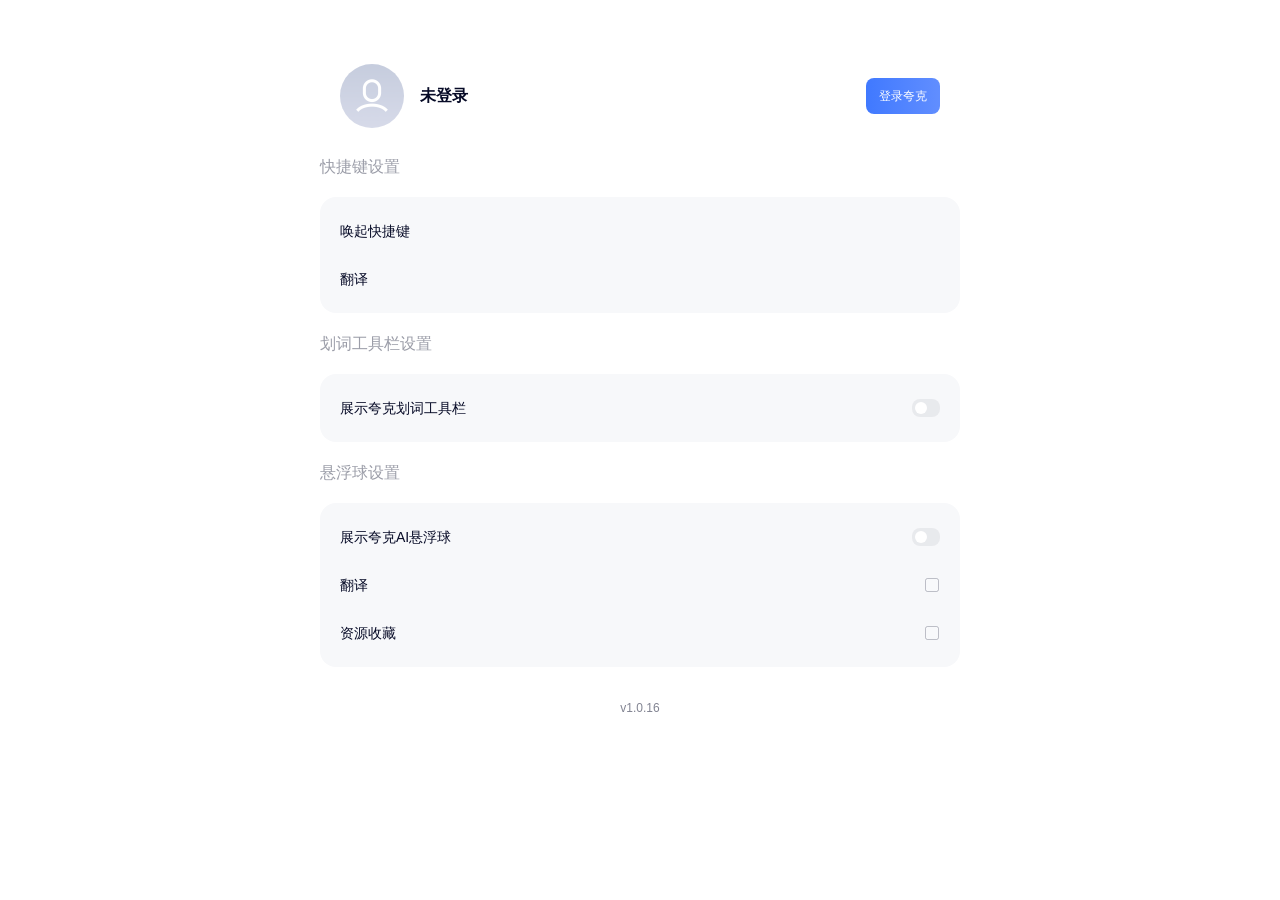
<file: .appdata/Default/Extensions/enjndociabbicklhimdbcckdibpckfnm/1.0.16_0/setting.html>
<!doctype html><html><head><meta charset="UTF-8"/><meta http-equiv="X-UA-Compatible" content="IE=edge"/><meta name="viewport" content="width=device-width,initial-scale=1"/><meta http-equiv="Content-Security-Policy" content="upgrade-insecure-requests"/><title>夸克，浏览器 AI 助手</title><script defer="defer" src="qk-setting.js"></script><link href="qk-setting.css" rel="stylesheet"></head><body><div id="root"></div></body></html>
</file>
<file: Block_Playground/css/base.css>
:root {
    --bg: #06100e;
    --ink: #f7f1e4;
    --muted: #89988f;
    --muted-dim: #64736a;
    --gold: #e6c17c;
    --gold-light: #f8e3b2;
    --gold-deep: #b98a44;
    --line: rgba(236, 213, 169, 0.12);
    --line-soft: rgba(236, 213, 169, 0.07);
    --surface: rgba(13, 28, 23, 0.92);
    --radius-xl: 30px;
    --radius-board: 22px;
    --ease-out: cubic-bezier(0.22, 0.82, 0.22, 1);
    color-scheme: dark;
  }

  * {
    box-sizing: border-box;
  }

  html {
    min-height: 100%;
    background: var(--bg);
  }

  body {
    min-height: 100svh;
    margin: 0;
    padding: 34px 22px;
    display: flex;
    align-items: center;
    align-items: safe center;
    justify-content: center;
    overflow-x: hidden;
    color: var(--ink);
    background:
      radial-gradient(ellipse 70% 55% at 50% -10%, rgba(45, 117, 91, 0.18), transparent 72%),
      linear-gradient(145deg, #06100e 0%, #071310 45%, #0a0f0c 100%);
    font-family: "Avenir Next", "Segoe UI Variable Display", "Segoe UI", "PingFang SC",
      "Hiragino Sans GB", "Microsoft YaHei", sans-serif;
    -webkit-font-smoothing: antialiased;
    text-rendering: optimizeLegibility;
  }

  ::selection {
    color: #142019;
    background: var(--gold);
  }

  button {
    font: inherit;
  }

  .scene {
    position: fixed;
    inset: 0;
    z-index: 0;
    overflow: hidden;
    pointer-events: none;
  }

  .scene::after {
    content: "";
    position: absolute;
    inset: 0;
    background:
      radial-gradient(ellipse at center, transparent 35%, rgba(1, 6, 4, 0.5) 100%),
      linear-gradient(90deg, rgba(0, 0, 0, 0.16), transparent 24%, transparent 76%, rgba(0, 0, 0, 0.2));
  }

  .aurora {
    position: absolute;
    border-radius: 50%;
    will-change: transform;
  }

  .aurora-a {
    width: min(920px, 72vw);
    aspect-ratio: 1;
    top: -38%;
    left: -24%;
    background: radial-gradient(circle at 50% 50%, rgba(38, 142, 107, 0.25), rgba(17, 77, 59, 0.08) 46%, transparent 70%);
    filter: blur(18px);
    animation: drift-a 20s ease-in-out infinite alternate;
  }

  .aurora-b {
    width: min(760px, 66vw);
    aspect-ratio: 1;
    right: -27%;
    bottom: -44%;
    background: radial-gradient(circle at 50% 50%, rgba(199, 143, 71, 0.16), rgba(118, 78, 35, 0.05) 48%, transparent 70%);
    filter: blur(22px);
    animation: drift-b 24s ease-in-out infinite alternate;
  }

  .grid-lines {
    position: absolute;
    inset: 0;
    background-image:
      linear-gradient(rgba(239, 220, 184, 0.032) 1px, transparent 1px),
      linear-gradient(90deg, rgba(239, 220, 184, 0.032) 1px, transparent 1px);
    background-size: 74px 74px;
    -webkit-mask-image: radial-gradient(ellipse 72% 68% at 50% 48%, #000 0%, transparent 78%);
    mask-image: radial-gradient(ellipse 72% 68% at 50% 48%, #000 0%, transparent 78%);
    opacity: 0.8;
  }

  .halo {
    position: absolute;
    border: 1px solid rgba(228, 195, 132, 0.075);
    border-radius: 50%;
  }

  .halo-a {
    width: min(1000px, 80vw);
    aspect-ratio: 1;
    top: -38%;
    right: -24%;
  }

  .halo-b {
    width: min(1380px, 110vw);
    aspect-ratio: 1;
    top: -58%;
    right: -36%;
    border-color: rgba(228, 195, 132, 0.035);
  }

  .grain {
    position: absolute;
    inset: -40%;
    opacity: 0.028;
    mix-blend-mode: soft-light;
    background-image: url("data:image/svg+xml,%3Csvg viewBox='0 0 220 220' xmlns='http://www.w3.org/2000/svg'%3E%3Cfilter id='n'%3E%3CfeTurbulence type='fractalNoise' baseFrequency='.92' numOctaves='4' stitchTiles='stitch'/%3E%3C/filter%3E%3Crect width='100%25' height='100%25' filter='url(%23n)' opacity='.7'/%3E%3C/svg%3E");
    background-size: 220px 220px;
  }

  .side-note,
  .side-meta {
    position: absolute;
    color: rgba(240, 221, 184, 0.28);
    font-size: 9px;
    font-weight: 600;
    letter-spacing: 0.38em;
    text-transform: uppercase;
    white-space: nowrap;
  }

  .side-note {
    top: 50%;
    left: 30px;
    writing-mode: vertical-rl;
    transform: translateY(-50%) rotate(180deg);
  }

  .side-meta {
    right: 34px;
    bottom: 30px;
  }

  .app {
    position: relative;
    z-index: 1;
    width: min(100%, 554px);
    width: min(100%, 554px, max(380px, calc(100svh - 239px)));
    padding: clamp(20px, 4.2vw, 30px);
    border: 1px solid rgba(239, 216, 171, 0.13);
    border-radius: var(--radius-xl);
    background:
      linear-gradient(152deg, rgba(20, 39, 32, 0.95) 0%, rgba(9, 21, 17, 0.975) 56%, rgba(11, 21, 17, 0.96) 100%);
    box-shadow:
      0 60px 120px -44px rgba(0, 0, 0, 0.92),
      0 18px 45px -22px rgba(0, 0, 0, 0.7),
      inset 0 1px 0 rgba(255, 247, 226, 0.075),
      inset 0 0 90px rgba(137, 176, 151, 0.02);
    -webkit-backdrop-filter: blur(22px) saturate(112%);
    backdrop-filter: blur(22px) saturate(112%);
  }

  .app::before {
    content: "";
    position: absolute;
    top: 1px;
    left: 11%;
    right: 11%;
    height: 1px;
    background: linear-gradient(90deg, transparent, rgba(255, 239, 205, 0.28), transparent);
    pointer-events: none;
  }

  .app::after {
    content: "";
    position: absolute;
    z-index: -1;
    right: 4%;
    bottom: 0;
    width: 44%;
    height: 16%;
    border-radius: 50%;
    background: rgba(205, 155, 82, 0.11);
    filter: blur(45px);
    pointer-events: none;
  }

  .topbar {
    display: flex;
    align-items: flex-start;
    justify-content: space-between;
    gap: 18px;
  }

  .brand {
    min-width: 0;
  }

  .eyebrow {
    display: flex;
    align-items: center;
    gap: 9px;
    color: var(--gold);
    font-size: 9px;
    font-weight: 650;
    letter-spacing: 0.25em;
    line-height: 1;
    text-transform: uppercase;
  }

  .eyebrow::before {
    content: "";
    width: 22px;
    height: 1px;
    background: linear-gradient(90deg, rgba(230, 193, 124, 0.25), var(--gold));
  }

  .brand h1 {
    margin: 11px 0 0 -4px;
    font-size: clamp(58px, 11.2vw, 82px);
    font-weight: 820;
    line-height: 0.82;
    letter-spacing: -0.078em;
    color: transparent;
    background: linear-gradient(155deg, #fffaf0 4%, #f2dca8 46%, #c99a51 92%);
    -webkit-background-clip: text;
    background-clip: text;
    -webkit-text-fill-color: transparent;
    filter: drop-shadow(0 16px 28px rgba(205, 160, 82, 0.1));
    user-select: none;
  }

  .brand h1 span {
    margin-left: 3px;
    color: var(--gold);
    -webkit-text-fill-color: var(--gold);
    text-shadow: 0 0 24px rgba(230, 193, 124, 0.28);
  }

  .tagline {
    margin: 14px 0 0;
    color: var(--muted);
    font-size: 11.5px;
    font-weight: 450;
    letter-spacing: 0.035em;
    line-height: 1.5;
  }

  .scoreboard {
    display: flex;
    flex-shrink: 0;
    gap: 8px;
    padding-top: 2px;
  }

  .score-card {
    position: relative;
    min-width: 79px;
    padding: 10px 12px 9px;
    overflow: hidden;
    border: 1px solid rgba(239, 217, 173, 0.1);
    border-radius: 15px;
    background: linear-gradient(155deg, rgba(255, 255, 255, 0.052), rgba(255, 255, 255, 0.017));
    box-shadow:
      inset 0 1px 0 rgba(255, 255, 255, 0.045),
      0 8px 20px -16px rgba(0, 0, 0, 0.9);
  }

  .score-card::after {
    content: "";
    position: absolute;
    right: -14px;
    bottom: -20px;
    width: 46px;
    height: 46px;
    border-radius: 50%;
    background: rgba(232, 196, 128, 0.055);
    filter: blur(8px);
  }

  .score-card.is-best {
    border-color: rgba(234, 200, 133, 0.16);
    background: linear-gradient(155deg, rgba(219, 177, 96, 0.095), rgba(255, 255, 255, 0.016));
  }

  .score-label {
    display: block;
    color: var(--muted);
    font-size: 8px;
    font-weight: 600;
    letter-spacing: 0.19em;
    line-height: 1;
  }

  .score-value {
    position: relative;
    z-index: 1;
    display: block;
    margin-top: 6px;
    color: #f8f1e1;
    font-size: 23px;
    font-weight: 750;
    font-variant-numeric: tabular-nums;
    letter-spacing: -0.045em;
    line-height: 1;
    transform-origin: left bottom;
  }

  .score-card.is-best .score-value {
    color: var(--gold-light);
  }

  .score-value.bump {
    animation: score-bump 280ms var(--ease-out);
  }

  .score-value[data-digits="5"] {
    font-size: 19px;
    letter-spacing: -0.06em;
  }

  .score-value[data-digits="6"] {
    font-size: 16px;
    letter-spacing: -0.07em;
  }

  .score-value[data-digits="7"] {
    font-size: 14px;
    letter-spacing: -0.075em;
  }

  .toolbar {
    display: flex;
    align-items: center;
    justify-content: space-between;
    gap: 14px;
    margin: 23px 0 14px;
  }

  .key-hint {
    display: flex;
    align-items: center;
    gap: 10px;
    min-width: 0;
  }

  .hint-label {
    color: var(--muted-dim);
    font-size: 9px;
    font-weight: 600;
    letter-spacing: 0.14em;
    white-space: nowrap;
  }

  .keys {
    display: flex;
    gap: 4px;
  }

  kbd {
    display: grid;
    width: 25px;
    height: 26px;
    place-items: center;
    border: 1px solid rgba(240, 218, 175, 0.14);
    border-radius: 7px;
    color: #e8d8b4;
    background: linear-gradient(180deg, rgba(255, 255, 255, 0.075), rgba(255, 255, 255, 0.026));
    box-shadow:
      0 2px 0 rgba(0, 0, 0, 0.26),
      inset 0 1px 0 rgba(255, 255, 255, 0.06);
    font-family: inherit;
    font-size: 9px;
    font-weight: 750;
    line-height: 1;
  }

  .toolbar-actions {
    display: flex;
    align-items: center;
    gap: 7px;
  }

  .action-btn {
    display: inline-flex;
    height: 35px;
    align-items: center;
    justify-content: center;
    gap: 6px;
    padding: 0 12px;
    border: 1px solid rgba(255, 255, 255, 0.075);
    border-radius: 10px;
    color: #c5d0c9;
    background: rgba(255, 255, 255, 0.032);
    box-shadow: inset 0 1px 0 rgba(255, 255, 255, 0.025);
    font-size: 10px;
    font-weight: 600;
    letter-spacing: 0.055em;
    white-space: nowrap;
    cursor: pointer;
    transition:
      color 180ms ease,
      background 180ms ease,
      border-color 180ms ease,
      transform 180ms var(--ease-out),
      opacity 180ms ease;
  }

  .action-btn svg {
    width: 13px;
    height: 13px;
    flex: none;
  }

  .action-btn:hover:not(:disabled) {
    border-color: rgba(236, 211, 161, 0.2);
    color: #f3ecdf;
    background: rgba(255, 255, 255, 0.06);
  }

  .action-btn:active:not(:disabled) {
    transform: scale(0.97);
  }

  .action-btn:disabled {
    opacity: 0.34;
    cursor: not-allowed;
  }

  .action-btn.new-game {
    border-color: rgba(250, 232, 192, 0.52);
    color: #172019;
    background: linear-gradient(135deg, #f3dda9 0%, #e2bd78 54%, #c99a52 100%);
    box-shadow:
      0 9px 22px -12px rgba(220, 177, 99, 0.7),
      inset 0 1px 0 rgba(255, 255, 255, 0.55);
    font-weight: 720;
  }

  .action-btn.new-game:hover:not(:disabled) {
    border-color: rgba(255, 244, 218, 0.7);
    color: #111912;
    background: linear-gradient(135deg, #fae7ba 0%, #e9c785 54%, #d2a35a 100%);
    transform: translateY(-1px);
  }

  .board-shell {
    position: relative;
  }

  .board-shell::before {
    content: "";
    position: absolute;
    z-index: -1;
    inset: 18% 10% -3%;
    border-radius: 50%;
    background: rgba(202, 151, 77, 0.09);
    filter: blur(34px);
    pointer-events: none;
  }

  .board {
    --gap: 12px;
    --pad: 12px;
    --cell-radius: 12px;
    position: relative;
    width: 100%;
    aspect-ratio: 1;
    padding: var(--pad);
    overflow: hidden;
    border: 1px solid rgba(236, 213, 169, 0.095);
    border-radius: var(--radius-board);
    background:
      radial-gradient(circle at 26% 0%, rgba(51, 96, 79, 0.15), transparent 42%),
      linear-gradient(145deg, #0a1713 0%, #07110e 55%, #09140f 100%);
    box-shadow:
      inset 0 2px 20px rgba(0, 0, 0, 0.48),
      inset 0 0 0 1px rgba(255, 255, 255, 0.018),
      0 28px 45px -27px rgba(0, 0, 0, 0.85);
    container-type: inline-size;
    touch-action: none;
    user-select: none;
    -webkit-user-select: none;
  }

  .board.nudge {
    animation: board-nudge 220ms ease-in-out;
  }

  .grid,
  .tiles {
    position: absolute;
    inset: var(--pad);
  }

  .grid {
    display: grid;
    grid-template-columns: repeat(4, 1fr);
    grid-template-rows: repeat(4, 1fr);
    gap: var(--gap);
    pointer-events: none;
  }

  .cell {
    border: 1px solid rgba(255, 255, 255, 0.025);
    border-radius: var(--cell-radius);
    background: linear-gradient(155deg, rgba(255, 255, 255, 0.041), rgba(255, 255, 255, 0.018));
    box-shadow:
      inset 0 1px 3px rgba(0, 0, 0, 0.26),
      0 1px 0 rgba(255, 255, 255, 0.012);
  }

  .tiles {
    pointer-events: none;
  }

  .tile {
    --size: calc((100% - 3 * var(--gap)) / 4);
    position: absolute;
    top: calc(var(--row) * (var(--size) + var(--gap)));
    left: calc(var(--col) * (var(--size) + var(--gap)));
    width: var(--size);
    height: var(--size);
    transition:
      top 145ms var(--ease-out),
      left 145ms var(--ease-out);
    will-change: top, left;
  }

  .tile-inner {
    position: relative;
    display: grid;
    width: 100%;
    height: 100%;
    place-items: center;
    overflow: hidden;
    border: 1px solid rgba(255, 255, 255, 0.1);
    border-radius: var(--cell-radius);
    font-weight: 820;
    font-variant-numeric: tabular-nums;
    letter-spacing: -0.055em;
    line-height: 1;
    text-align: center;
    box-shadow:
      inset 0 1px 0 rgba(255, 255, 255, 0.34),
      inset 0 -2px 0 rgba(0, 0, 0, 0.08),
      0 6px 14px -7px rgba(0, 0, 0, 0.52);
    transform: translateZ(0);
    transition: background 150ms ease;
    will-change: transform, filter;
  }

  .tile-inner::before {
    content: "";
    position: absolute;
    top: 0;
    left: 0;
    right: 0;
    height: 42%;
    background: linear-gradient(180deg, rgba(255, 255, 255, 0.15), transparent);
    pointer-events: none;
  }

  .tile-inner span {
    position: relative;
    z-index: 1;
    padding-bottom: 1px;
  }

  .tile-inner {
    font-size: clamp(22px, 10.4cqi, 56px);
  }

  .tile[data-digits="3"] .tile-inner {
    font-size: clamp(19px, 8.8cqi, 47px);
  }

  .tile[data-digits="4"] .tile-inner {
    font-size: clamp(17px, 7.2cqi, 39px);
    letter-spacing: -0.065em;
  }

  .tile[data-digits="5"] .tile-inner {
    font-size: clamp(14px, 5.8cqi, 31px);
    letter-spacing: -0.07em;
  }

  .tile[data-digits="6"] .tile-inner {
    font-size: clamp(12px, 4.9cqi, 27px);
    letter-spacing: -0.075em;
  }

  .tile[data-value="2"] .tile-inner {
    border-color: rgba(255, 255, 255, 0.4);
    color: #554a3b;
    background: linear-gradient(145deg, #faf5e9 0%, #f1e7d3 52%, #e2d5bc 100%);
    box-shadow:
      inset 0 1px 0 rgba(255, 255, 255, 0.8),
      inset 0 -2px 0 rgba(124, 101, 65, 0.08),
      0 6px 14px -7px rgba(0, 0, 0, 0.5);
  }

  .tile[data-value="4"] .tile-inner {
    border-color: rgba(255, 255, 255, 0.34);
    color: #4d3e26;
    background: linear-gradient(145deg, #f3e9cf 0%, #ead8ad 52%, #d8c18a 100%);
  }

  .tile[data-value="8"] .tile-inner {
    border-color: rgba(255, 248, 233, 0.3);
    color: #462b0e;
    background: linear-gradient(145deg, #f8cf91 0%, #eeae5d 52%, #d9903a 100%);
  }

  .tile[data-value="16"] .tile-inner {
    border-color: rgba(255, 243, 226, 0.26);
    color: #fff8ec;
    background: linear-gradient(145deg, #f4ae72 0%, #e67d3d 50%, #cc5d24 100%);
    text-shadow: 0 1px 2px rgba(91, 32, 4, 0.22);
  }

  .tile[data-value="32"] .tile-inner {
    border-color: rgba(255, 239, 223, 0.24);
    color: #fff8f0;
    background: linear-gradient(145deg, #ef8c5d 0%, #dc5e38 52%, #bd412d 100%);
    text-shadow: 0 1px 2px rgba(82, 20, 9, 0.25);
  }

  .tile[data-value="64"] .tile-inner {
    border-color: rgba(255, 235, 219, 0.22);
    color: #fff7e9;
    background: linear-gradient(145deg, #e05f4b 0%, #c43f3d 50%, #9f2837 100%);
    box-shadow:
      inset 0 1px 0 rgba(255, 255, 255, 0.28),
      inset 0 -2px 0 rgba(0, 0, 0, 0.1),
      0 6px 18px -8px rgba(147, 36, 43, 0.6);
    text-shadow: 0 1px 2px rgba(74, 10, 17, 0.3);
  }

  .tile[data-value="128"] .tile-inner {
    border-color: rgba(255, 250, 226, 0.33);
    color: #3d2c0d;
    background: linear-gradient(145deg, #f4dda2 0%, #e5bf6e 54%, #cda14b 100%);
    box-shadow:
      inset 0 1px 0 rgba(255, 255, 255, 0.55),
      inset 0 -2px 0 rgba(105, 74, 15, 0.1),
      0 7px 20px -8px rgba(207, 160, 72, 0.38);
  }

  .tile[data-value="256"] .tile-inner {
    border-color: rgba(255, 247, 211, 0.34);
    color: #382507;
    background: linear-gradient(145deg, #f1cd78 0%, #dfb45b 50%, #bd8a30 100%);
    box-shadow:
      inset 0 1px 0 rgba(255, 255, 255, 0.48),
      inset 0 -2px 0 rgba(95, 64, 10, 0.12),
      0 7px 23px -8px rgba(225, 177, 81, 0.46);
  }

  .tile[data-value="512"] .tile-inner {
    border-color: rgba(255, 239, 193, 0.38);
    color: #fff4d7;
    background: linear-gradient(145deg, #dab35f 0%, #b9842e 52%, #8d5d17 100%);
    box-shadow:
      inset 0 1px 0 rgba(255, 255, 255, 0.35),
      inset 0 -2px 0 rgba(58, 36, 3, 0.18),
      0 7px 27px -8px rgba(218, 173, 82, 0.55);
    text-shadow: 0 1px 2px rgba(66, 42, 5, 0.28);
  }

  .tile[data-value="1024"] .tile-inner {
    border-color: rgba(241, 210, 142, 0.42);
    color: #f5e1ae;
    background:
      radial-gradient(circle at 28% 12%, rgba(118, 197, 166, 0.34), transparent 40%),
      linear-gradient(145deg, #327b63 0%, #1c5644 52%, #11392e 100%);
    box-shadow:
      inset 0 1px 0 rgba(232, 255, 243, 0.18),
      inset 0 -2px 0 rgba(0, 0, 0, 0.18),
      0 0 28px -5px rgba(70, 161, 128, 0.38),
      0 9px 25px -10px rgba(0, 0, 0, 0.7);
    text-shadow: 0 1px 3px rgba(1, 21, 15, 0.35);
  }

  .tile[data-value="2048"] .tile-inner {
    border-color: rgba(255, 248, 217, 0.7);
    color: #17251d;
    background:
      radial-gradient(circle at 30% 7%, rgba(255, 255, 255, 0.48), transparent 38%),
      linear-gradient(145deg, #f8e8ad 0%, #e9c76e 50%, #c3943a 100%);
    box-shadow:
      inset 0 1px 0 rgba(255, 255, 255, 0.72),
      inset 0 -2px 0 rgba(105, 74, 16, 0.13),
      0 0 34px rgba(240, 203, 116, 0.42),
      0 8px 26px -9px rgba(218, 173, 81, 0.6);
    text-shadow: 0 1px 0 rgba(255, 255, 255, 0.28);
  }

  .tile[data-tier="super"] .tile-inner {
    border-color: rgba(252, 243, 208, 0.58);
    color: #08251c;
    background:
      radial-gradient(circle at 28% 10%, rgba(255, 255, 255, 0.45), transparent 42%),
      linear-gradient(145deg, #a8e0c8 0%, #68b99a 50%, #35836a 100%);
    box-shadow:
      inset 0 1px 0 rgba(255, 255, 255, 0.55),
      0 0 34px rgba(102, 198, 163, 0.34),
      0 8px 26px -9px rgba(0, 0, 0, 0.65);
  }

  .tile.is-new .tile-inner {
    animation: tile-spawn 235ms var(--ease-out) both;
  }

  .tile.is-merged .tile-inner {
    animation: merge-pop 300ms var(--ease-out);
  }

  .overlay {
    position: absolute;
    z-index: 20;
    inset: 0;
    display: flex;
    align-items: center;
    justify-content: center;
    padding: 24px;
    visibility: hidden;
    border-radius: inherit;
    background:
      radial-gradient(circle at 50% 33%, rgba(35, 89, 71, 0.2), transparent 55%),
      linear-gradient(155deg, rgba(5, 14, 11, 0.69), rgba(4, 12, 9, 0.88));
    -webkit-backdrop-filter: blur(9px) saturate(90%);
    backdrop-filter: blur(9px) saturate(90%);
    opacity: 0;
    transition:
      opacity 300ms ease,
      visibility 300ms ease;
  }

  .overlay.is-visible {
    visibility: visible;
    opacity: 1;
  }

  .overlay[data-mode="win"] {
    background:
      radial-gradient(circle at 50% 30%, rgba(230, 189, 108, 0.16), transparent 58%),
      linear-gradient(155deg, rgba(6, 16, 12, 0.68), rgba(4, 12, 9, 0.88));
  }

  .overlay-card {
    width: min(100%, 330px);
    text-align: center;
    opacity: 0;
    transform: translateY(14px) scale(0.975);
    transition:
      opacity 360ms 60ms ease,
      transform 420ms 60ms var(--ease-out);
  }

  .overlay.is-visible .overlay-card {
    opacity: 1;
    transform: translateY(0) scale(1);
  }

  .overlay-mark {
    display: grid;
    width: 62px;
    height: 62px;
    margin: 0 auto 19px;
    place-items: center;
    border: 1px solid rgba(230, 193, 124, 0.28);
    border-radius: 50%;
    color: var(--gold-light);
    background:
      radial-gradient(circle at 36% 27%, rgba(255, 247, 225, 0.13), transparent 48%),
      rgba(255, 255, 255, 0.028);
    box-shadow:
      0 0 0 7px rgba(231, 193, 125, 0.025),
      0 0 35px rgba(224, 181, 101, 0.12),
      inset 0 1px 0 rgba(255, 255, 255, 0.07);
    font-size: 27px;
    line-height: 1;
  }

  .overlay[data-mode="win"] .overlay-mark {
    border-color: rgba(248, 224, 171, 0.48);
    color: #fff0c4;
    background:
      radial-gradient(circle at 36% 27%, rgba(255, 251, 232, 0.24), transparent 48%),
      rgba(221, 178, 94, 0.09);
    box-shadow:
      0 0 0 8px rgba(231, 193, 125, 0.03),
      0 0 42px rgba(240, 203, 124, 0.24),
      inset 0 1px 0 rgba(255, 255, 255, 0.12);
  }

  .overlay-kicker {
    margin: 0 0 8px;
    color: var(--gold);
    font-size: 8px;
    font-weight: 650;
    letter-spacing: 0.26em;
    line-height: 1.4;
    text-transform: uppercase;
  }

  .overlay h2 {
    margin: 0;
    color: #fbf4e6;
    font-size: clamp(25px, 6cqi, 32px);
    font-weight: 760;
    letter-spacing: -0.035em;
    line-height: 1.2;
  }

  .overlay-text {
    max-width: 250px;
    margin: 10px auto 0;
    color: #94a299;
    font-size: 11.5px;
    letter-spacing: 0.015em;
    line-height: 1.65;
  }

  .overlay-actions {
    display: flex;
    flex-direction: column;
    gap: 7px;
    margin-top: 21px;
  }

  .overlay-btn {
    width: 100%;
    height: 43px;
    border-radius: 12px;
    font-size: 11.5px;
    font-weight: 700;
    letter-spacing: 0.08em;
    cursor: pointer;
    transition:
      transform 180ms var(--ease-out),
      filter 180ms ease,
      background 180ms ease,
      border-color 180ms ease;
  }

  .overlay-btn.primary {
    border: 1px solid rgba(255, 241, 208, 0.48);
    color: #172019;
    background: linear-gradient(135deg, #f4dfaa, #dbb36a);
    box-shadow:
      0 11px 24px -13px rgba(228, 186, 104, 0.8),
      inset 0 1px 0 rgba(255, 255, 255, 0.5);
  }

  .overlay-btn.primary:hover {
    filter: brightness(1.055);
    transform: translateY(-1px);
  }

  .overlay-btn.secondary {
    border: 1px solid rgba(240, 220, 180, 0.12);
    color: #c7d1ca;
    background: rgba(255, 255, 255, 0.032);
  }

  .overlay-btn.secondary:hover {
    border-color: rgba(240, 220, 180, 0.2);
    background: rgba(255, 255, 255, 0.055);
  }

  .overlay-btn:active {
    transform: scale(0.985);
  }

  .app-footer {
    display: flex;
    align-items: center;
    gap: 14px;
    margin-top: 18px;
    padding-top: 15px;
    border-top: 1px solid var(--line-soft);
  }

  .best-tile,
  .goal {
    display: flex;
    align-items: baseline;
    gap: 5px;
    color: var(--muted-dim);
    font-size: 9px;
    font-weight: 600;
    letter-spacing: 0.1em;
    white-space: nowrap;
  }

  .best-tile strong,
  .goal strong {
    color: var(--gold-light);
    font-size: 13px;
    font-weight: 720;
    letter-spacing: -0.02em;
    font-variant-numeric: tabular-nums;
  }

  .goal strong {
    color: var(--gold);
  }

  .progress-wrap {
    flex: 1;
    min-width: 52px;
  }

  .progress-title {
    display: flex;
    align-items: center;
    justify-content: space-between;
    margin-bottom: 5px;
    color: var(--muted-dim);
    font-size: 7px;
    font-weight: 650;
    letter-spacing: 0.19em;
    line-height: 1;
    text-transform: uppercase;
  }

  .progress-title span:last-child {
    color: #907b54;
    letter-spacing: 0.1em;
  }

  .progress-track {
    height: 3px;
    overflow: hidden;
    border-radius: 999px;
    background: rgba(255, 255, 255, 0.055);
    box-shadow: inset 0 1px 1px rgba(0, 0, 0, 0.2);
  }

  .progress-fill {
    display: block;
    width: 0;
    height: 100%;
    border-radius: inherit;
    background: linear-gradient(90deg, #628d79 0%, #b9a268 55%, #f0d69d 100%);
    box-shadow: 0 0 10px rgba(230, 193, 124, 0.36);
    transition: width 420ms var(--ease-out);
  }

  .sr-only {
    position: absolute;
    width: 1px;
    height: 1px;
    padding: 0;
    margin: -1px;
    overflow: hidden;
    clip: rect(0, 0, 0, 0);
    white-space: nowrap;
    border: 0;
  }

  button:focus-visible {
    outline: 2px solid rgba(248, 226, 176, 0.78);
    outline-offset: 2px;
  }

  @keyframes tile-spawn {
    0% {
      opacity: 0;
      transform: scale(0.5);
    }
    68% {
      opacity: 1;
      transform: scale(1.045);
    }
    100% {
      opacity: 1;
      transform: scale(1);
    }
  }

  @keyframes merge-pop {
    0% {
      transform: scale(1);
      filter: brightness(1);
    }
    38% {
      transform: scale(1.115);
      filter: brightness(1.13);
    }
    100% {
      transform: scale(1);
      filter: brightness(1);
    }
  }

  @keyframes score-bump {
    0% {
      transform: scale(1);
    }
    34% {
      color: var(--gold-light);
      transform: scale(1.13);
    }
    100% {
      transform: scale(1);
    }
  }

  @keyframes board-nudge {
    0%,
    100% {
      transform: translateX(0);
    }
    24% {
      transform: translateX(-3px);
    }
    53% {
      transform: translateX(3px);
    }
    76% {
      transform: translateX(-2px);
    }
  }

  @keyframes drift-a {
    from {
      transform: translate3d(-2%, -2%, 0) scale(1);
    }
    to {
      transform: translate3d(5%, 4%, 0) scale(1.07);
    }
  }

  @keyframes drift-b {
    from {
      transform: translate3d(2%, 2%, 0) scale(1.03);
    }
    to {
      transform: translate3d(-4%, -3%, 0) scale(1);
    }
  }

  @media (max-width: 1100px) {
    .side-note,
    .side-meta {
      display: none;
    }
  }

  @media (max-width: 520px) {
    body {
      padding: 16px 12px;
    }

    .app {
      --radius-xl: 24px;
      --radius-board: 18px;
      padding: 19px;
    }

    .topbar {
      gap: 10px;
    }

    .brand h1 {
      font-size: clamp(50px, 15vw, 64px);
    }

    .tagline {
      margin-top: 11px;
      font-size: 10.5px;
    }

    .score-card {
      min-width: 68px;
      padding: 9px 9px 8px;
      border-radius: 13px;
    }

    .score-value {
      font-size: 20px;
    }

    .score-label {
      font-size: 7px;
      letter-spacing: 0.13em;
    }

    .toolbar {
      margin: 19px 0 12px;
    }

    .hint-label {
      display: none;
    }

    kbd {
      width: 23px;
      height: 24px;
    }

    .action-btn {
      height: 33px;
      padding: 0 10px;
      font-size: 9.5px;
    }

    .board {
      --gap: 10px;
      --pad: 10px;
      --cell-radius: 10px;
    }

    .app-footer {
      gap: 10px;
      margin-top: 15px;
      padding-top: 13px;
    }

    .best-tile,
    .goal {
      font-size: 8px;
      letter-spacing: 0.06em;
    }

    .best-tile strong,
    .goal strong {
      font-size: 12px;
    }

    .progress-wrap {
      min-width: 34px;
    }

    .progress-title {
      font-size: 6px;
    }
  }

  @media (max-width: 430px) {
    .brand .tagline {
      display: none;
    }

    .brand h1 {
      margin-top: 9px;
    }

    .eyebrow {
      font-size: 8px;
      letter-spacing: 0.2em;
    }

    .eyebrow::before {
      width: 14px;
    }
  }

  @media (max-width: 360px) {
    .topbar {
      flex-wrap: wrap;
    }

    .scoreboard {
      width: 100%;
      padding-top: 4px;
    }

    .score-card {
      flex: 1;
    }

    .key-hint {
      display: none;
    }

    .toolbar {
      justify-content: flex-end;
    }

    .best-tile,
    .goal {
      display: none;
    }
  }

  @media (max-height: 860px) and (min-width: 521px) {
    body {
      padding: 18px;
    }

    .app {
      padding: 22px 25px;
    }

    .brand h1 {
      font-size: 66px;
    }

    .tagline {
      margin-top: 10px;
    }

    .toolbar {
      margin: 17px 0 11px;
    }

    .app-footer {
      margin-top: 14px;
      padding-top: 12px;
    }
  }

  @media (max-height: 700px) and (min-width: 521px) {
    body {
      padding: 12px 18px;
    }

    .app {
      padding: 16px 20px;
    }

    .eyebrow {
      font-size: 8px;
    }

    .brand h1 {
      margin-top: 8px;
      font-size: 48px;
    }

    .tagline {
      display: none;
    }

    .scoreboard {
      gap: 6px;
    }

    .score-card {
      min-width: 68px;
      padding: 8px 9px;
      border-radius: 13px;
    }

    .score-value {
      margin-top: 5px;
      font-size: 19px;
    }

    .toolbar {
      margin: 12px 0 9px;
    }

    .app-footer {
      margin-top: 10px;
      padding-top: 9px;
    }
  }

  @media (prefers-reduced-motion: reduce) {
    *,
    *::before,
    *::after {
      animation-duration: 0.01ms !important;
      animation-iteration-count: 1 !important;
      scroll-behavior: auto !important;
      transition-duration: 0.01ms !important;
      transition-delay: 0ms !important;
    }
  }
</file>
<file: Block_Playground/css/home.css>
/* ---------- Multi-game hub ---------- */

  [hidden] {
    display: none !important;
  }

  .screen {
    position: relative;
    z-index: 1;
    display: flex;
    width: 100%;
    align-items: center;
    justify-content: center;
    animation: screen-in 420ms var(--ease-out) both;
  }

  .home-screen {
    width: min(100%, 1010px);
  }

  .home-inner {
    display: flex;
    width: 100%;
    flex-direction: column;
    gap: clamp(20px, 3.3vh, 30px);
  }

  .home-header {
    display: flex;
    align-items: flex-end;
    justify-content: space-between;
    gap: 30px;
    padding: 0 5px;
  }

  .home-copy {
    min-width: 0;
  }

  .home-eyebrow {
    display: flex;
    align-items: center;
    gap: 10px;
    margin: 0 0 clamp(12px, 2vh, 18px);
    color: var(--gold);
    font-size: 9px;
    font-weight: 650;
    letter-spacing: 0.26em;
    line-height: 1;
    text-transform: uppercase;
  }

  .home-eyebrow::before {
    content: "";
    width: 28px;
    height: 1px;
    background: linear-gradient(90deg, rgba(230, 193, 124, 0.2), var(--gold));
  }

  .home-copy h1 {
    margin: 0;
    color: #fbf5e8;
    font-size: clamp(48px, 6.8vw, 86px);
    font-weight: 820;
    letter-spacing: -0.075em;
    line-height: 0.98;
  }

  .home-copy h1 em {
    color: transparent;
    background: linear-gradient(135deg, #fff7e5 4%, #f1d7a0 46%, #c18f44 100%);
    -webkit-background-clip: text;
    background-clip: text;
    -webkit-text-fill-color: transparent;
    font-style: normal;
    filter: drop-shadow(0 12px 22px rgba(207, 158, 78, 0.1));
  }

  .home-copy h1 i {
    color: var(--gold);
    font-style: normal;
    font-size: 0.7em;
    text-shadow: 0 0 24px rgba(230, 193, 124, 0.25);
  }

  .home-subtitle {
    max-width: 560px;
    margin: 16px 0 0;
    color: var(--muted);
    font-size: 12px;
    letter-spacing: 0.035em;
    line-height: 1.75;
  }

  .home-side {
    display: flex;
    flex-shrink: 0;
    align-items: center;
    gap: 14px;
    padding: 0 4px 5px 22px;
    border-left: 1px solid rgba(230, 193, 124, 0.13);
  }

  .home-side-mark {
    display: grid;
    width: 43px;
    height: 43px;
    flex: none;
    place-items: center;
    border: 1px solid rgba(231, 195, 126, 0.24);
    border-radius: 50%;
    color: var(--gold-light);
    background: rgba(255, 255, 255, 0.025);
    box-shadow: 0 0 26px rgba(226, 185, 105, 0.1);
    font-size: 17px;
  }

  .home-side-copy {
    color: var(--muted-dim);
    font-size: 9px;
    letter-spacing: 0.11em;
    line-height: 1.9;
    white-space: nowrap;
  }

  .home-side-copy strong {
    display: block;
    color: #c8d4cc;
    font-size: 10px;
    font-weight: 600;
    letter-spacing: 0.09em;
  }

  .game-grid {
    display: grid;
    grid-template-columns: repeat(3, minmax(0, 1fr));
    gap: 16px;
  }

  .game-card {
    position: relative;
    display: flex;
    min-height: clamp(338px, 43vh, 396px);
    flex-direction: column;
    padding: 22px 23px 20px;
    overflow: hidden;
    border: 1px solid rgba(239, 216, 171, 0.115);
    border-radius: 27px;
    color: var(--ink);
    background:
      linear-gradient(150deg, rgba(24, 43, 36, 0.92), rgba(8, 20, 16, 0.97) 62%, rgba(11, 22, 18, 0.95));
    box-shadow:
      0 34px 70px -42px rgba(0, 0, 0, 0.9),
      inset 0 1px 0 rgba(255, 255, 255, 0.055);
    text-decoration: none;
    transition:
      transform 320ms var(--ease-out),
      border-color 320ms ease,
      box-shadow 320ms ease;
  }

  .game-card::before {
    content: "";
    position: absolute;
    inset: 0;
    border-radius: inherit;
    background:
      radial-gradient(80% 55% at 82% 0%, var(--card-glow, rgba(226, 181, 96, 0.1)), transparent 70%),
      radial-gradient(65% 50% at 8% 100%, rgba(98, 143, 121, 0.06), transparent 70%);
    pointer-events: none;
  }

  .game-card::after {
    content: "";
    position: absolute;
    top: 1px;
    left: 14%;
    right: 14%;
    height: 1px;
    background: linear-gradient(90deg, transparent, rgba(255, 242, 210, 0.22), transparent);
    pointer-events: none;
  }

  .game-card:hover {
    border-color: rgba(243, 221, 178, 0.23);
    box-shadow:
      0 40px 85px -40px rgba(0, 0, 0, 0.96),
      0 0 0 1px rgba(240, 214, 165, 0.03),
      inset 0 1px 0 rgba(255, 255, 255, 0.075);
    transform: translateY(-5px);
  }

  .game-card:focus-visible {
    outline: 2px solid rgba(248, 226, 176, 0.75);
    outline-offset: 4px;
  }

  .game-card.stack-card {
    --card-glow: rgba(220, 129, 83, 0.17);
  }

  .game-card.merge-card {
    --card-glow: rgba(224, 186, 105, 0.14);
  }

  .card-top {
    position: relative;
    z-index: 2;
    display: flex;
    align-items: center;
    justify-content: space-between;
    gap: 10px;
  }

  .card-index {
    display: inline-flex;
    align-items: center;
    gap: 8px;
    color: var(--muted-dim);
    font-size: 9px;
    font-weight: 650;
    letter-spacing: 0.18em;
  }

  .card-index::after {
    content: "";
    width: 20px;
    height: 1px;
    background: rgba(238, 216, 174, 0.16);
  }

  .card-tag {
    padding: 5px 8px;
    border: 1px solid rgba(255, 255, 255, 0.07);
    border-radius: 999px;
    color: #9dac9f;
    background: rgba(255, 255, 255, 0.025);
    font-size: 8px;
    font-weight: 600;
    letter-spacing: 0.12em;
  }

  .card-visual {
    position: relative;
    z-index: 1;
    height: clamp(124px, 17vh, 155px);
    margin: 15px 0 15px;
    overflow: hidden;
    border: 1px solid rgba(255, 255, 255, 0.055);
    border-radius: 17px;
    background:
      radial-gradient(circle at 50% 12%, rgba(255, 255, 255, 0.045), transparent 58%),
      rgba(3, 11, 8, 0.36);
    box-shadow: inset 0 1px 8px rgba(0, 0, 0, 0.22);
    container-type: size;
  }

  .stack-preview {
    background:
      radial-gradient(circle at 50% 5%, rgba(228, 139, 92, 0.22), transparent 47%),
      linear-gradient(180deg, rgba(255, 255, 255, 0.035), rgba(0, 0, 0, 0.1));
  }

  .mini-rail {
    position: absolute;
    top: 25px;
    left: 16%;
    right: 16%;
    height: 1px;
    background: linear-gradient(90deg, transparent, rgba(240, 208, 153, 0.31) 15%, rgba(240, 208, 153, 0.31) 85%, transparent);
  }

  .mini-rail::before,
  .mini-rail::after {
    content: "";
    position: absolute;
    top: -2px;
    width: 5px;
    height: 5px;
    border: 1px solid rgba(242, 211, 157, 0.28);
    border-radius: 50%;
  }

  .mini-rail::before {
    left: 0;
  }

  .mini-rail::after {
    right: 0;
  }

  .mini-dropper {
    position: absolute;
    top: 30px;
    left: calc(50% - 27px);
    width: 54px;
    height: 13px;
    border-radius: 4px;
    background: linear-gradient(145deg, #f1a16d, #d96943);
    box-shadow:
      0 0 18px rgba(226, 128, 82, 0.22),
      inset 0 1px 0 rgba(255, 245, 227, 0.38);
    animation: mini-dropper 4.6s ease-in-out infinite alternate;
  }

  .mini-stack {
    position: absolute;
    bottom: 18px;
    left: 50%;
    display: flex;
    width: 170px;
    flex-direction: column-reverse;
    align-items: center;
    gap: 2px;
    transform: translateX(-50%) rotate(-1.5deg);
  }

  .mini-stack span {
    display: block;
    width: var(--w, 110px);
    height: 8px;
    margin-left: var(--off, 0);
    border-radius: 3px;
    background: var(--c);
    box-shadow:
      inset 0 1px 0 rgba(255, 255, 255, 0.32),
      inset 0 -1px 0 rgba(0, 0, 0, 0.2),
      0 2px 6px rgba(0, 0, 0, 0.16);
  }

  .mini-base {
    position: absolute;
    bottom: 10px;
    left: 50%;
    width: 142px;
    height: 5px;
    border-radius: 999px;
    background: linear-gradient(90deg, rgba(222, 184, 111, 0.1), rgba(234, 201, 140, 0.5), rgba(222, 184, 111, 0.1));
    box-shadow: 0 0 16px rgba(231, 193, 124, 0.2);
    transform: translateX(-50%);
  }

  .merge-preview {
    display: grid;
    place-items: center;
    background:
      radial-gradient(circle at 50% 20%, rgba(224, 185, 104, 0.15), transparent 52%),
      linear-gradient(180deg, rgba(255, 255, 255, 0.028), rgba(0, 0, 0, 0.08));
  }

  .merge-preview::before {
    content: "2048";
    position: absolute;
    right: 5%;
    bottom: -17px;
    color: rgba(248, 230, 190, 0.045);
    font-size: 108px;
    font-weight: 850;
    letter-spacing: -0.09em;
    line-height: 1;
    pointer-events: none;
  }

  .mini-grid {
    position: relative;
    z-index: 1;
    display: grid;
    width: min(144px, 46%);
    width: min(144px, 90cqh, 46%);
    grid-template-columns: repeat(4, 1fr);
    gap: 4px;
    transform: rotate(-3.5deg) scale(1);
    filter: drop-shadow(0 15px 22px rgba(0, 0, 0, 0.32));
  }

  .mini-cell {
    display: grid;
    aspect-ratio: 1;
    place-items: center;
    border: 1px solid rgba(255, 255, 255, 0.065);
    border-radius: 6px;
    color: #4e4332;
    background: rgba(255, 255, 255, 0.032);
    font-size: 10px;
    font-weight: 800;
    letter-spacing: -0.06em;
    line-height: 1;
  }

  .mini-cell[data-v="2"] {
    color: #594c3a;
    background: linear-gradient(145deg, #fbf6eb, #e7dcc8);
  }

  .mini-cell[data-v="4"] {
    color: #554326;
    background: linear-gradient(145deg, #f4e9d0, #ddc794);
  }

  .mini-cell[data-v="8"] {
    color: #4a2c0b;
    background: linear-gradient(145deg, #f7cc8e, #e2a04d);
  }

  .mini-cell[data-v="16"] {
    color: #fff8ed;
    background: linear-gradient(145deg, #f2a76d, #d96732);
  }

  .mini-cell[data-v="32"] {
    color: #fff8ee;
    background: linear-gradient(145deg, #ed8a5b, #c84832);
  }

  .mini-cell[data-v="64"] {
    color: #fff8ea;
    background: linear-gradient(145deg, #dd5c49, #a92d38);
  }

  .mini-cell[data-v="128"] {
    color: #3b2a0b;
    background: linear-gradient(145deg, #f1d58e, #cda14a);
  }

  .mini-cell[data-v="2048"] {
    color: #1b271e;
    background: linear-gradient(145deg, #f8e8aa, #d7aa4b);
    box-shadow: 0 0 16px rgba(244, 210, 125, 0.3);
  }

  .mini-cell.is-empty {
    background: rgba(255, 255, 255, 0.027);
  }

  .mine-preview {
    display: grid;
    place-items: center;
    background:
      radial-gradient(circle at 50% 20%, rgba(111, 174, 148, 0.14), transparent 54%),
      linear-gradient(180deg, rgba(255, 255, 255, 0.028), rgba(0, 0, 0, 0.08));
  }

  .mine-preview::before {
    content: "✹";
    position: absolute;
    right: 8%;
    bottom: -11px;
    color: rgba(184, 213, 198, 0.04);
    font-size: 120px;
    line-height: 1;
    pointer-events: none;
  }

  .mini-mine-grid {
    position: relative;
    z-index: 1;
    display: grid;
    width: min(145px, 82cqh, 58%);
    grid-template-columns: repeat(6, 1fr);
    gap: 4px;
    padding: 7px;
    border: 1px solid rgba(255, 255, 255, 0.06);
    border-radius: 11px;
    background: rgba(2, 9, 6, 0.3);
    box-shadow:
      inset 0 1px 6px rgba(0, 0, 0, 0.22),
      0 14px 22px -14px rgba(0, 0, 0, 0.55);
    transform: rotate(-3deg);
  }

  .mini-mine {
    display: grid;
    aspect-ratio: 1;
    place-items: center;
    overflow: hidden;
    border: 1px solid rgba(255, 255, 255, 0.055);
    border-radius: 4px;
    color: #88a096;
    background: linear-gradient(145deg, rgba(55, 79, 67, 0.9), rgba(20, 34, 27, 0.95));
    box-shadow:
      inset 0 1px 0 rgba(255, 255, 255, 0.055),
      0 2px 4px rgba(0, 0, 0, 0.15);
    font-size: 9px;
    font-weight: 800;
    line-height: 1;
  }

  .mini-mine.is-open {
    border-color: rgba(255, 255, 255, 0.035);
    color: #8fae9f;
    background: rgba(4, 12, 8, 0.46);
    box-shadow: inset 0 1px 3px rgba(0, 0, 0, 0.2);
  }

  .mini-mine.is-flag {
    border-color: rgba(235, 200, 135, 0.22);
    color: #f0d29a;
    background: linear-gradient(145deg, rgba(100, 76, 35, 0.62), rgba(47, 37, 19, 0.8));
    font-size: 10px;
  }

  .mini-mine.n1 {
    color: #7cb3d8;
  }

  .mini-mine.n2 {
    color: #81c49b;
  }

  .card-content {
    position: relative;
    z-index: 2;
    margin-top: auto;
  }

  .card-content h2 {
    margin: 0;
    color: #f8f1e4;
    font-size: clamp(24px, 2.6vw, 29px);
    font-weight: 760;
    letter-spacing: -0.045em;
    line-height: 1.1;
  }

  .card-content p {
    margin: 7px 0 0;
    color: var(--muted);
    font-size: 10.5px;
    letter-spacing: 0.025em;
    line-height: 1.55;
  }

  .card-footer {
    position: relative;
    z-index: 2;
    display: flex;
    align-items: flex-end;
    justify-content: space-between;
    gap: 14px;
    margin-top: 16px;
    padding-top: 13px;
    border-top: 1px solid rgba(236, 213, 169, 0.075);
  }

  .card-stat {
    display: flex;
    flex-direction: column;
    gap: 4px;
    color: var(--muted-dim);
    font-size: 8px;
    letter-spacing: 0.11em;
  }

  .card-stat strong {
    color: var(--gold-light);
    font-size: 11px;
    font-weight: 650;
    letter-spacing: 0.01em;
  }

  .card-play {
    display: inline-flex;
    align-items: center;
    gap: 7px;
    color: var(--gold);
    font-size: 9px;
    font-weight: 650;
    letter-spacing: 0.12em;
    white-space: nowrap;
  }

  .card-play .play-arrow {
    display: inline-block;
    font-size: 15px;
    line-height: 1;
    transition: transform 260ms var(--ease-out);
  }

  .game-card:hover .play-arrow {
    transform: translateX(4px);
  }

  .home-footer {
    display: flex;
    align-items: center;
    justify-content: space-between;
    gap: 16px;
    padding: 0 6px;
    color: var(--muted-dim);
    font-size: 9px;
    letter-spacing: 0.08em;
    line-height: 1.6;
  }

  .home-footer .gold {
    color: var(--gold);
  }

  .home-footer .keyline {
    display: inline-flex;
    align-items: center;
    gap: 7px;
  }

  .home-footer kbd {
    width: 20px;
    height: 20px;
    border-radius: 5px;
    font-size: 8px;
  }
</file>
<file: Block_Playground/css/game-frame.css>
/* ---------- Game navigation ---------- */

  .game-nav {
    display: flex;
    align-items: center;
    justify-content: space-between;
    gap: 12px;
    margin: -2px 0 17px;
    padding-bottom: 12px;
    border-bottom: 1px solid var(--line-soft);
  }

  .nav-back,
  .nav-help {
    display: inline-flex;
    align-items: center;
    gap: 6px;
    color: var(--muted);
    font-size: 9px;
    font-weight: 600;
    letter-spacing: 0.09em;
    line-height: 1;
    text-decoration: none;
    cursor: pointer;
    transition: color 180ms ease, border-color 180ms ease, background 180ms ease;
  }

  .nav-back {
    padding: 4px 0;
    border: 0;
    background: none;
  }

  .nav-back:hover {
    color: var(--gold-light);
  }

  .nav-back svg {
    width: 13px;
    height: 13px;
    transition: transform 180ms var(--ease-out);
  }

  .nav-back:hover svg {
    transform: translateX(-2px);
  }

  .nav-title {
    overflow: hidden;
    color: var(--muted-dim);
    font-size: 8px;
    font-weight: 600;
    letter-spacing: 0.24em;
    line-height: 1;
    text-overflow: ellipsis;
    text-transform: uppercase;
    white-space: nowrap;
  }

  .nav-help {
    padding: 5px 9px;
    border: 1px solid rgba(238, 217, 175, 0.11);
    border-radius: 999px;
    background: rgba(255, 255, 255, 0.025);
    color: #a8b5ac;
  }

  .nav-help:hover {
    border-color: rgba(238, 217, 175, 0.22);
    color: var(--gold-light);
  }

  .nav-help span {
    display: grid;
    width: 12px;
    height: 12px;
    place-items: center;
    border: 1px solid rgba(230, 193, 124, 0.32);
    border-radius: 50%;
    color: var(--gold);
    font-size: 7px;
    font-weight: 750;
  }
</file>
<file: Block_Playground/css/stack.css>
/* ---------- Stack game ---------- */

  .stack-app {
    --stack-accent: #e29a69;
  }

  .stack-head {
    display: flex;
    align-items: flex-end;
    justify-content: space-between;
    gap: 18px;
    margin-bottom: 13px;
  }

  .stack-title h1 {
    margin: 0;
    color: #fbf4e6;
    font-size: clamp(33px, 5.1vw, 46px);
    font-weight: 800;
    letter-spacing: -0.06em;
    line-height: 1;
  }

  .stack-title h1 span {
    margin-left: 3px;
    color: var(--gold);
    font-size: 0.55em;
    -webkit-text-fill-color: var(--gold);
    text-shadow: 0 0 20px rgba(230, 193, 124, 0.2);
  }

  .stack-title p {
    margin: 8px 0 0;
    color: var(--muted);
    font-size: 10.5px;
    letter-spacing: 0.025em;
    line-height: 1.55;
  }

  .stack-record {
    display: flex;
    flex: none;
    flex-direction: column;
    align-items: flex-end;
    gap: 5px;
    padding-bottom: 2px;
    color: var(--muted-dim);
    font-size: 8px;
    letter-spacing: 0.12em;
    white-space: nowrap;
  }

  .stack-record strong {
    color: var(--gold-light);
    font-size: 12px;
    font-weight: 700;
    letter-spacing: 0.02em;
  }

  .stack-hud {
    display: flex;
    align-items: center;
    gap: 12px;
    margin-bottom: 11px;
    padding: 9px 12px;
    border: 1px solid rgba(239, 217, 173, 0.085);
    border-radius: 14px;
    background: rgba(255, 255, 255, 0.022);
  }

  .stack-stat {
    display: flex;
    flex: none;
    align-items: center;
    gap: 7px;
    color: var(--muted-dim);
    font-size: 8px;
    font-weight: 600;
    letter-spacing: 0.1em;
    white-space: nowrap;
  }

  .stack-stat strong {
    display: flex;
    align-items: baseline;
    gap: 2px;
    color: #f6ecda;
    font-size: 16px;
    font-weight: 750;
    font-variant-numeric: tabular-nums;
    letter-spacing: -0.04em;
  }

  .stack-stat em {
    color: var(--muted-dim);
    font-size: 9px;
    font-style: normal;
    font-weight: 550;
    letter-spacing: 0;
  }

  .stack-stat.is-miss strong {
    color: #e6b47f;
  }

  .stack-stat.is-miss.is-danger strong {
    color: #ee8364;
    text-shadow: 0 0 15px rgba(238, 131, 100, 0.25);
  }

  .stack-meter {
    flex: 1;
    min-width: 44px;
  }

  .stack-meter-label {
    display: flex;
    align-items: center;
    justify-content: space-between;
    margin-bottom: 5px;
    color: var(--muted-dim);
    font-size: 7px;
    font-weight: 600;
    letter-spacing: 0.16em;
    line-height: 1;
    text-transform: uppercase;
  }

  .stack-meter-label span:last-child {
    color: #a08b5e;
    letter-spacing: 0.06em;
  }

  .stack-meter-track {
    height: 4px;
    overflow: hidden;
    border-radius: 999px;
    background: rgba(255, 255, 255, 0.06);
    box-shadow: inset 0 1px 1px rgba(0, 0, 0, 0.22);
  }

  .stack-meter-fill {
    display: block;
    width: 0;
    height: 100%;
    border-radius: inherit;
    background: linear-gradient(90deg, #628d79, #d5b872 72%, #f2d89d);
    box-shadow: 0 0 12px rgba(230, 193, 124, 0.32);
    transition: width 300ms var(--ease-out);
  }

  .stack-board-wrap {
    position: relative;
    overflow: hidden;
    border: 1px solid rgba(236, 213, 169, 0.1);
    border-radius: var(--radius-board);
    background:
      radial-gradient(ellipse at 50% 12%, rgba(48, 92, 76, 0.15), transparent 55%),
      linear-gradient(180deg, #0a1713, #07110e);
    box-shadow:
      inset 0 2px 22px rgba(0, 0, 0, 0.42),
      inset 0 0 0 1px rgba(255, 255, 255, 0.018),
      0 28px 45px -27px rgba(0, 0, 0, 0.85);
    container-type: inline-size;
    touch-action: none;
    user-select: none;
    -webkit-user-select: none;
  }

  #stackCanvas {
    display: block;
    width: 100%;
    height: clamp(300px, calc(100svh - 360px), 500px);
    outline: none;
  }

  .stack-board-wrap .overlay {
    inset: 0;
  }

  .stack-board-wrap .overlay h2 {
    font-size: clamp(25px, 6cqi, 32px);
  }

  .stack-controls {
    display: flex;
    align-items: stretch;
    gap: 9px;
    margin-top: 13px;
  }

  .drop-btn {
    position: relative;
    display: flex;
    height: 52px;
    flex: 1;
    align-items: center;
    justify-content: center;
    gap: 11px;
    overflow: hidden;
    border: 1px solid rgba(255, 240, 207, 0.52);
    border-radius: 14px;
    color: #172019;
    background: linear-gradient(135deg, #f5e0ac 0%, #e1bb73 56%, #c6974e 100%);
    box-shadow:
      0 12px 28px -15px rgba(225, 181, 97, 0.82),
      inset 0 1px 0 rgba(255, 255, 255, 0.55);
    font-size: 13px;
    font-weight: 760;
    letter-spacing: 0.1em;
    cursor: pointer;
    transition:
      transform 160ms var(--ease-out),
      filter 160ms ease,
      opacity 160ms ease,
      box-shadow 160ms ease;
  }

  .drop-btn::before {
    content: "";
    position: absolute;
    top: -50%;
    left: -30%;
    width: 25%;
    height: 200%;
    background: linear-gradient(90deg, transparent, rgba(255, 255, 255, 0.22), transparent);
    transform: skewX(-20deg);
    transition: left 500ms ease;
  }

  .drop-btn:hover:not(:disabled)::before {
    left: 120%;
  }

  .drop-btn:hover:not(:disabled) {
    filter: brightness(1.045);
    transform: translateY(-1px);
  }

  .drop-btn:active:not(:disabled) {
    transform: translateY(0) scale(0.992);
  }

  .drop-btn:disabled {
    opacity: 0.42;
    cursor: not-allowed;
    box-shadow: inset 0 1px 0 rgba(255, 255, 255, 0.25);
  }

  .drop-btn svg {
    width: 17px;
    height: 17px;
  }

  .drop-hint {
    display: inline-flex;
    align-items: center;
    gap: 5px;
    padding: 4px 7px;
    border: 1px solid rgba(29, 47, 37, 0.14);
    border-radius: 6px;
    color: rgba(23, 32, 25, 0.65);
    background: rgba(255, 255, 255, 0.17);
    font-size: 8px;
    font-weight: 700;
    letter-spacing: 0.07em;
  }

  .stack-reset {
    display: grid;
    width: 52px;
    height: 52px;
    flex: none;
    place-items: center;
    border: 1px solid rgba(240, 218, 177, 0.12);
    border-radius: 14px;
    color: #b8c4bc;
    background: rgba(255, 255, 255, 0.032);
    cursor: pointer;
    transition:
      color 180ms ease,
      border-color 180ms ease,
      background 180ms ease,
      transform 160ms var(--ease-out);
  }

  .stack-reset:hover {
    border-color: rgba(240, 218, 177, 0.23);
    color: var(--gold-light);
    background: rgba(255, 255, 255, 0.055);
  }

  .stack-reset:active {
    transform: scale(0.96);
  }

  .stack-reset svg {
    width: 16px;
    height: 16px;
  }

  .stack-tip {
    margin: 8px 1px 0;
    color: var(--muted-dim);
    font-size: 8px;
    letter-spacing: 0.07em;
    line-height: 1.5;
    text-align: center;
  }

  .stack-tip strong {
    color: #ab9670;
    font-weight: 650;
  }
</file>
<file: Block_Playground/css/minesweeper.css>
/* Minesweeper */

  .mine-head {
    display: flex;
    align-items: flex-end;
    justify-content: space-between;
    gap: 18px;
    margin-bottom: 13px;
  }

  .mine-title h1 {
    margin: 0;
    color: #fbf4e6;
    font-size: clamp(33px, 5.1vw, 46px);
    font-weight: 800;
    letter-spacing: -0.06em;
    line-height: 1;
  }

  .mine-title h1 span {
    margin-left: 4px;
    color: var(--gold);
    font-size: 0.42em;
    font-weight: 650;
    letter-spacing: 0.06em;
    -webkit-text-fill-color: var(--gold);
    text-shadow: 0 0 20px rgba(230, 193, 124, 0.2);
  }

  .mine-title p {
    margin: 8px 0 0;
    color: var(--muted);
    font-size: 10.5px;
    letter-spacing: 0.025em;
    line-height: 1.55;
  }

  .mine-best {
    display: flex;
    flex: none;
    flex-direction: column;
    align-items: flex-end;
    gap: 5px;
    padding-bottom: 2px;
    color: var(--muted-dim);
    font-size: 8px;
    letter-spacing: 0.12em;
    white-space: nowrap;
  }

  .mine-best strong {
    color: var(--gold-light);
    font-size: 12px;
    font-weight: 700;
    letter-spacing: 0.02em;
  }

  .mine-hud {
    display: flex;
    align-items: flex-end;
    justify-content: space-between;
    gap: 12px;
    margin-bottom: 11px;
  }

  .mine-stats {
    display: flex;
    gap: 8px;
  }

  .mine-stat {
    display: flex;
    min-width: 77px;
    flex-direction: column;
    gap: 5px;
    padding: 8px 11px;
    border: 1px solid rgba(239, 217, 173, 0.085);
    border-radius: 12px;
    background: rgba(255, 255, 255, 0.022);
  }

  .mine-stat span {
    color: var(--muted-dim);
    font-size: 7px;
    font-weight: 600;
    letter-spacing: 0.14em;
    line-height: 1;
  }

  .mine-stat strong {
    color: #f5ebd8;
    font-size: 20px;
    font-weight: 750;
    font-variant-numeric: tabular-nums;
    letter-spacing: -0.04em;
    line-height: 1;
  }

  .mine-stat:last-child strong {
    color: var(--gold-light);
  }

  .mine-difficulty {
    display: flex;
    align-items: stretch;
    gap: 2px;
    padding: 3px;
    border: 1px solid rgba(239, 217, 173, 0.085);
    border-radius: 12px;
    background: rgba(255, 255, 255, 0.022);
  }

  .mine-level {
    display: flex;
    min-width: 73px;
    flex-direction: column;
    align-items: center;
    justify-content: center;
    gap: 3px;
    padding: 5px 8px;
    border: 1px solid transparent;
    border-radius: 9px;
    color: var(--muted);
    background: transparent;
    font-size: 9px;
    font-weight: 650;
    letter-spacing: 0.06em;
    line-height: 1;
    white-space: nowrap;
    cursor: pointer;
    transition:
      color 180ms ease,
      border-color 180ms ease,
      background 180ms ease,
      transform 160ms var(--ease-out);
  }

  .mine-level small {
    color: var(--muted-dim);
    font-size: 6.5px;
    font-weight: 600;
    letter-spacing: 0.02em;
    line-height: 1;
  }

  .mine-level:hover {
    color: #f0e6d3;
    background: rgba(255, 255, 255, 0.045);
  }

  .mine-level.is-active {
    border-color: rgba(248, 226, 176, 0.34);
    color: #1c281f;
    background: linear-gradient(135deg, #f2dba3, #d4aa61);
    box-shadow: 0 7px 16px -11px rgba(224, 181, 98, 0.8);
  }

  .mine-level.is-active small {
    color: rgba(26, 36, 28, 0.6);
  }

  .mine-board-wrap {
    position: relative;
    width: 100%;
    aspect-ratio: 1;
    padding: 10px;
    overflow: hidden;
    border: 1px solid rgba(236, 213, 169, 0.1);
    border-radius: var(--radius-board);
    background:
      radial-gradient(circle at 50% 0%, rgba(55, 101, 82, 0.12), transparent 48%),
      linear-gradient(145deg, #0a1713, #07110e);
    box-shadow:
      inset 0 2px 22px rgba(0, 0, 0, 0.42),
      inset 0 0 0 1px rgba(255, 255, 255, 0.018),
      0 28px 45px -27px rgba(0, 0, 0, 0.85);
    container-type: inline-size;
    user-select: none;
    -webkit-user-select: none;
  }

  .mine-board {
    display: grid;
    width: 100%;
    height: 100%;
    grid-template-columns: repeat(var(--size, 9), minmax(0, 1fr));
    grid-template-rows: repeat(var(--size, 9), minmax(0, 1fr));
    gap: var(--mine-gap, 3px);
  }

  .mine-cell {
    position: relative;
    display: grid;
    min-width: 0;
    min-height: 0;
    padding: 0;
    place-items: center;
    overflow: hidden;
    border: 1px solid rgba(255, 255, 255, 0.065);
    border-radius: 8px;
    color: #a6b8ac;
    background:
      linear-gradient(145deg, rgba(54, 80, 68, 0.82), rgba(20, 36, 28, 0.95));
    box-shadow:
      inset 0 1px 0 rgba(255, 255, 255, 0.1),
      inset 0 -2px 0 rgba(0, 0, 0, 0.12),
      0 2px 4px rgba(0, 0, 0, 0.14);
    font-family: inherit;
    font-size: 22px;
    font-weight: 800;
    font-variant-numeric: tabular-nums;
    letter-spacing: -0.04em;
    line-height: 1;
    cursor: pointer;
    transform: translateZ(0);
    transition:
      background 120ms ease,
      border-color 120ms ease,
      transform 120ms var(--ease-out),
      box-shadow 120ms ease;
  }

  .mine-cell:hover:not(.is-revealed):not(.is-flagged) {
    border-color: rgba(235, 211, 166, 0.2);
    background:
      linear-gradient(145deg, rgba(68, 96, 82, 0.92), rgba(26, 45, 35, 0.96));
    transform: translateY(-1px);
  }

  .mine-cell:active:not(.is-revealed) {
    transform: translateY(0) scale(0.97);
  }

  .mine-cell:focus-visible {
    outline: 2px solid rgba(248, 226, 176, 0.8);
    outline-offset: 1px;
    z-index: 2;
  }

  .mine-cell.is-flagged {
    border-color: rgba(235, 200, 135, 0.22);
    color: #f0d29a;
    background:
      linear-gradient(145deg, rgba(100, 76, 35, 0.62), rgba(47, 37, 19, 0.82));
    box-shadow:
      inset 0 1px 0 rgba(255, 245, 220, 0.12),
      0 0 15px rgba(219, 178, 98, 0.04);
  }

  .mine-cell.is-revealed {
    border-color: rgba(255, 255, 255, 0.028);
    color: #94aa9e;
    background: rgba(4, 12, 8, 0.38);
    box-shadow:
      inset 0 1px 3px rgba(0, 0, 0, 0.18),
      0 0 0 1px rgba(0, 0, 0, 0.02);
    cursor: default;
  }

  .mine-cell.is-mine {
    border-color: rgba(232, 119, 94, 0.28);
    color: #ffd8b4;
    background:
      radial-gradient(circle at 35% 26%, rgba(255, 172, 123, 0.34), transparent 52%),
      linear-gradient(145deg, #8e3b2d, #511c21);
    box-shadow:
      inset 0 1px 0 rgba(255, 207, 168, 0.22),
      0 0 16px rgba(204, 67, 52, 0.2);
    cursor: default;
  }

  .mine-cell.is-exploded {
    background:
      radial-gradient(circle at 50% 45%, rgba(255, 230, 168, 0.55), transparent 30%),
      linear-gradient(145deg, #e25a40, #9a251f);
    box-shadow:
      0 0 24px rgba(238, 97, 63, 0.45),
      inset 0 1px 0 rgba(255, 244, 211, 0.35);
    animation: mine-blast 320ms var(--ease-out);
  }

  .mine-cell.is-wrong::after {
    content: "×";
    position: absolute;
    color: #ff9b83;
    font-size: 1.1em;
    font-weight: 800;
    line-height: 1;
    text-shadow: 0 1px 2px rgba(0, 0, 0, 0.45);
  }

  .mine-cell.n1 { color: #78b4da; }
  .mine-cell.n2 { color: #82c79c; }
  .mine-cell.n3 { color: #e68e7d; }
  .mine-cell.n4 { color: #a9a2dc; }
  .mine-cell.n5 { color: #d8ad6d; }
  .mine-cell.n6 { color: #6fc4b8; }
  .mine-cell.n7 { color: #d0d7d2; }
  .mine-cell.n8 { color: #9f998f; }

  .mine-board[data-size="9"] .mine-cell {
    border-radius: 9px;
    font-size: clamp(16px, 5cqi, 24px);
  }

  .mine-board[data-size="12"] .mine-cell {
    border-radius: 7px;
    font-size: clamp(13px, 3.8cqi, 18px);
  }

  .mine-board[data-size="16"] .mine-cell {
    border-radius: 5px;
    font-size: clamp(10px, 2.8cqi, 14px);
  }

  .mine-board[data-size="12"] {
    --mine-gap: 2.5px;
  }

  .mine-board[data-size="16"] {
    --mine-gap: 2px;
  }

  .mine-controls {
    display: flex;
    align-items: stretch;
    gap: 9px;
    margin-top: 12px;
  }

  .mine-mode,
  .mine-restart {
    display: flex;
    height: 43px;
    align-items: center;
    justify-content: center;
    gap: 8px;
    border: 1px solid rgba(240, 218, 177, 0.12);
    border-radius: 12px;
    color: #b8c4bc;
    background: rgba(255, 255, 255, 0.032);
    font-size: 9.5px;
    font-weight: 650;
    letter-spacing: 0.06em;
    cursor: pointer;
    transition:
      color 180ms ease,
      border-color 180ms ease,
      background 180ms ease,
      transform 160ms var(--ease-out);
  }

  .mine-mode {
    flex: 1;
  }

  .mine-mode:hover,
  .mine-restart:hover {
    border-color: rgba(240, 218, 177, 0.22);
    color: var(--gold-light);
    background: rgba(255, 255, 255, 0.055);
  }

  .mine-mode.is-active {
    border-color: rgba(246, 220, 163, 0.36);
    color: #f2d99e;
    background: rgba(230, 193, 124, 0.1);
    box-shadow: inset 0 1px 0 rgba(255, 255, 255, 0.05);
  }

  .mine-mode em {
    display: grid;
    min-width: 18px;
    height: 18px;
    padding: 0 3px;
    place-items: center;
    border: 1px solid rgba(240, 218, 177, 0.14);
    border-radius: 5px;
    color: var(--muted);
    font-size: 7px;
    font-style: normal;
    font-weight: 700;
    line-height: 1;
  }

  .mine-mode svg,
  .mine-restart svg {
    width: 14px;
    height: 14px;
    flex: none;
  }

  .mine-restart {
    width: 128px;
    flex: none;
  }

  .mine-tip {
    margin: 9px 1px 0;
    color: var(--muted-dim);
    font-size: 8px;
    letter-spacing: 0.04em;
    line-height: 1.5;
    text-align: center;
  }

  .mine-app .overlay h2 {
    font-size: clamp(25px, 6cqi, 32px);
  }

  @keyframes mine-blast {
    0% { transform: scale(1); filter: brightness(1); }
    35% { transform: scale(1.12); filter: brightness(1.35); }
    100% { transform: scale(1); filter: brightness(1); }
  }

  @media (max-width: 520px) {
    .mine-head {
      margin-bottom: 10px;
    }

    .mine-title h1 {
      font-size: 34px;
    }

    .mine-title p {
      margin-top: 6px;
      font-size: 9.5px;
    }

    .mine-hud {
      flex-wrap: wrap;
      align-items: stretch;
      gap: 8px;
      margin-bottom: 9px;
    }

    .mine-stats {
      flex: 1;
      gap: 6px;
    }

    .mine-stat {
      min-width: 61px;
      flex: 1;
      padding: 7px 9px;
      border-radius: 10px;
    }

    .mine-stat strong {
      font-size: 17px;
    }

    .mine-difficulty {
      width: 100%;
      order: -1;
    }

    .mine-level {
      min-width: 0;
      flex: 1;
      padding: 5px 4px;
    }

    .mine-board-wrap {
      padding: 7px;
      border-radius: 16px;
    }

    .mine-controls {
      gap: 7px;
      margin-top: 9px;
    }

    .mine-mode,
    .mine-restart {
      height: 40px;
      font-size: 8.5px;
    }

    .mine-restart {
      width: 112px;
    }

    .mine-tip {
      font-size: 7px;
    }
  }

  @media (max-height: 700px) and (min-width: 521px) {
    .mine-tip {
      display: none;
    }

    .mine-head {
      margin-bottom: 9px;
    }
  }
</file>
<file: Block_Playground/css/tutorial.css>
/* ---------- Tutorials ---------- */

  body.tutorial-open {
    overflow: hidden;
  }

  .tutorial-layer {
    position: fixed;
    z-index: 100;
    inset: 0;
    display: flex;
    align-items: center;
    justify-content: center;
    padding: 22px;
    visibility: hidden;
    background:
      radial-gradient(circle at 50% 38%, rgba(39, 86, 71, 0.2), transparent 58%),
      rgba(3, 10, 7, 0.69);
    -webkit-backdrop-filter: blur(13px) saturate(95%);
    backdrop-filter: blur(13px) saturate(95%);
    opacity: 0;
    transition:
      opacity 280ms ease,
      visibility 280ms ease;
  }

  .tutorial-layer.is-open {
    visibility: visible;
    opacity: 1;
  }

  .tutorial-card {
    position: relative;
    width: min(100%, 560px);
    max-height: min(92svh, 690px);
    padding: 26px 28px 24px;
    overflow-y: auto;
    border: 1px solid rgba(242, 220, 178, 0.17);
    border-radius: 27px;
    background:
      radial-gradient(circle at 50% 0%, rgba(66, 118, 98, 0.13), transparent 44%),
      linear-gradient(155deg, rgba(20, 39, 32, 0.99), rgba(7, 18, 14, 0.995));
    box-shadow:
      0 50px 110px -35px rgba(0, 0, 0, 0.95),
      0 0 0 1px rgba(255, 255, 255, 0.018),
      inset 0 1px 0 rgba(255, 250, 235, 0.08);
    opacity: 0;
    transform: translateY(16px) scale(0.982);
    transition:
      opacity 330ms 40ms ease,
      transform 420ms 40ms var(--ease-out);
    scrollbar-width: thin;
    scrollbar-color: rgba(230, 193, 124, 0.25) transparent;
  }

  .tutorial-layer.is-open .tutorial-card {
    opacity: 1;
    transform: translateY(0) scale(1);
  }

  .tutorial-card::-webkit-scrollbar {
    width: 5px;
  }

  .tutorial-card::-webkit-scrollbar-thumb {
    border-radius: 99px;
    background: rgba(230, 193, 124, 0.23);
  }

  .tutorial-close {
    position: absolute;
    z-index: 2;
    top: 16px;
    right: 16px;
    display: grid;
    width: 30px;
    height: 30px;
    place-items: center;
    border: 1px solid rgba(240, 219, 178, 0.1);
    border-radius: 50%;
    color: var(--muted);
    background: rgba(255, 255, 255, 0.025);
    font-size: 16px;
    line-height: 1;
    cursor: pointer;
    transition: color 160ms ease, border-color 160ms ease, background 160ms ease;
  }

  .tutorial-close:hover {
    border-color: rgba(240, 219, 178, 0.22);
    color: var(--gold-light);
    background: rgba(255, 255, 255, 0.05);
  }

  .tutorial-topline {
    display: flex;
    align-items: center;
    gap: 10px;
    margin-bottom: 19px;
    padding-right: 36px;
    color: var(--gold);
    font-size: 8px;
    font-weight: 650;
    letter-spacing: 0.22em;
    line-height: 1;
    text-transform: uppercase;
  }

  .tutorial-topline span + span {
    color: var(--muted-dim);
    letter-spacing: 0.14em;
  }

  .tutorial-topline::before {
    content: "";
    width: 18px;
    height: 1px;
    background: linear-gradient(90deg, rgba(230, 193, 124, 0.2), var(--gold));
  }

  .tutorial-visual {
    display: flex;
    min-height: 146px;
    align-items: center;
    justify-content: center;
    gap: 12px;
    margin-bottom: 22px;
    padding: 20px;
    overflow: hidden;
    border: 1px solid rgba(255, 255, 255, 0.06);
    border-radius: 17px;
    background:
      radial-gradient(circle at 50% 20%, rgba(255, 255, 255, 0.045), transparent 58%),
      rgba(2, 10, 7, 0.34);
    box-shadow: inset 0 1px 10px rgba(0, 0, 0, 0.23);
  }

  .tutorial-kicker {
    margin: 0 0 8px;
    color: var(--gold);
    font-size: 8px;
    font-weight: 650;
    letter-spacing: 0.2em;
    line-height: 1;
    text-transform: uppercase;
  }

  .tutorial-title {
    margin: 0;
    color: #fbf4e7;
    font-size: clamp(24px, 5cqi, 30px);
    font-weight: 760;
    letter-spacing: -0.04em;
    line-height: 1.22;
  }

  .tutorial-text {
    margin: 10px 0 0;
    color: #96a59b;
    font-size: 11.5px;
    letter-spacing: 0.02em;
    line-height: 1.75;
  }

  .tutorial-text strong {
    color: #e7d5ae;
    font-weight: 650;
  }

  .tutorial-hint {
    display: flex;
    flex-wrap: wrap;
    align-items: center;
    gap: 6px;
    margin-top: 14px;
    color: var(--muted-dim);
    font-size: 9px;
    letter-spacing: 0.035em;
    line-height: 1.6;
  }

  .tutorial-hint kbd {
    width: 24px;
    height: 24px;
  }

  .tutorial-chip {
    display: inline-flex;
    align-items: center;
    gap: 4px;
    padding: 4px 8px;
    border: 1px solid rgba(230, 193, 124, 0.14);
    border-radius: 999px;
    color: #cdbb94;
    background: rgba(230, 193, 124, 0.055);
    font-size: 8px;
    font-weight: 600;
    letter-spacing: 0.05em;
    line-height: 1.2;
  }

  .tutorial-footer {
    display: flex;
    align-items: center;
    justify-content: space-between;
    gap: 14px;
    margin-top: 21px;
    padding-top: 16px;
    border-top: 1px solid var(--line-soft);
  }

  .tutorial-dots {
    display: flex;
    align-items: center;
    gap: 6px;
  }

  .tutorial-dot {
    width: 5px;
    height: 5px;
    border-radius: 999px;
    background: rgba(255, 255, 255, 0.13);
    transition: width 220ms var(--ease-out), background 220ms ease;
  }

  .tutorial-dot.is-active {
    width: 18px;
    background: var(--gold);
    box-shadow: 0 0 12px rgba(230, 193, 124, 0.3);
  }

  .tutorial-nav {
    display: flex;
    align-items: center;
    gap: 7px;
  }

  .tut-btn {
    height: 37px;
    padding: 0 14px;
    border-radius: 10px;
    font-size: 10px;
    font-weight: 650;
    letter-spacing: 0.06em;
    cursor: pointer;
    transition: transform 160ms var(--ease-out), filter 160ms ease, background 160ms ease, border-color 160ms ease;
  }

  .tut-btn.secondary {
    border: 1px solid rgba(240, 219, 178, 0.1);
    color: #b7c3bb;
    background: rgba(255, 255, 255, 0.027);
  }

  .tut-btn.secondary:hover:not(:disabled) {
    border-color: rgba(240, 219, 178, 0.2);
    background: rgba(255, 255, 255, 0.05);
  }

  .tut-btn.primary {
    border: 1px solid rgba(255, 243, 211, 0.48);
    color: #172019;
    background: linear-gradient(135deg, #f3dda9, #d8ae66);
    box-shadow:
      0 9px 20px -12px rgba(226, 183, 99, 0.7),
      inset 0 1px 0 rgba(255, 255, 255, 0.48);
  }

  .tut-btn.primary:hover {
    filter: brightness(1.05);
    transform: translateY(-1px);
  }

  .tut-btn:disabled {
    opacity: 0.32;
    cursor: not-allowed;
  }

  /* Tutorial illustrations */

  .tut-keyrow {
    display: flex;
    align-items: center;
    gap: 7px;
  }

  .tut-keyrow kbd {
    width: 39px;
    height: 43px;
    border-radius: 9px;
    font-size: 13px;
    box-shadow:
      0 3px 0 rgba(0, 0, 0, 0.3),
      inset 0 1px 0 rgba(255, 255, 255, 0.08);
  }

  .tut-arrow-copy {
    margin-left: 8px;
    color: #8c9b91;
    font-size: 9px;
    letter-spacing: 0.08em;
    line-height: 1.55;
  }

  .tut-merge-row {
    display: flex;
    align-items: center;
    gap: 9px;
  }

  .tut-tile {
    display: grid;
    width: clamp(43px, 10cqi, 57px);
    aspect-ratio: 1;
    place-items: center;
    border: 1px solid rgba(255, 255, 255, 0.13);
    border-radius: 10px;
    color: #4f4332;
    background: linear-gradient(145deg, #faf5e9, #e2d5bc);
    box-shadow:
      inset 0 1px 0 rgba(255, 255, 255, 0.7),
      0 6px 15px -7px rgba(0, 0, 0, 0.5);
    font-size: 21px;
    font-weight: 820;
    letter-spacing: -0.06em;
  }

  .tut-tile.is-four {
    color: #4d3d24;
    background: linear-gradient(145deg, #f3e7ca, #d7bf87);
  }

  .tut-tile.is-eight {
    color: #472a0c;
    background: linear-gradient(145deg, #f6c887, #e2a24e);
  }

  .tut-merge-symbol {
    color: #8f9e94;
    font-size: 15px;
    font-weight: 500;
  }

  .tut-merge-arrow {
    color: var(--gold);
    font-size: 17px;
    margin: 0 2px;
  }

  .tut-stack-demo {
    display: flex;
    width: 152px;
    flex-direction: column-reverse;
    align-items: center;
    gap: 3px;
    transform: rotate(-1deg);
  }

  .tut-stack-demo span {
    display: block;
    width: var(--w, 120px);
    height: 11px;
    margin-left: var(--off, 0);
    border-radius: 3px;
    background: var(--c);
    box-shadow:
      inset 0 1px 0 rgba(255, 255, 255, 0.34),
      inset 0 -1px 0 rgba(0, 0, 0, 0.2);
  }

  .tut-stack-demo .ghost {
    width: 120px;
    height: 11px;
    border: 1px dashed rgba(230, 193, 124, 0.35);
    background: rgba(230, 193, 124, 0.045);
    box-shadow: none;
  }

  .tut-stack-demo .danger {
    box-shadow:
      0 0 0 1px rgba(238, 131, 100, 0.45),
      0 0 14px rgba(238, 131, 100, 0.2),
      inset 0 1px 0 rgba(255, 255, 255, 0.3);
  }

  .tut-rail-demo {
    position: relative;
    width: 180px;
    height: 94px;
  }

  .tut-rail-demo::before {
    content: "";
    position: absolute;
    top: 12px;
    left: 4px;
    right: 4px;
    height: 1px;
    background: linear-gradient(90deg, transparent, rgba(240, 208, 153, 0.35), transparent);
  }

  .tut-rail-demo::after {
    content: "";
    position: absolute;
    top: 22px;
    left: calc(50% - 28px);
    width: 56px;
    height: 14px;
    border-radius: 4px;
    background: linear-gradient(145deg, #f3a874, #d66c45);
    box-shadow: 0 0 18px rgba(230, 135, 89, 0.22), inset 0 1px 0 rgba(255, 255, 255, 0.32);
    animation: mini-dropper 3.8s ease-in-out infinite alternate;
  }

  .tut-rail-demo .ghost-drop {
    position: absolute;
    right: 27px;
    bottom: 12px;
    width: 56px;
    height: 14px;
    border: 1px dashed rgba(230, 193, 124, 0.4);
    border-radius: 4px;
    background: rgba(230, 193, 124, 0.035);
  }

  .tut-rail-demo .dash {
    position: absolute;
    top: 40px;
    right: 54px;
    bottom: 29px;
    border-right: 1px dashed rgba(230, 193, 124, 0.19);
  }

  .tut-progress {
    width: 218px;
  }

  .tut-progress-top {
    display: flex;
    align-items: baseline;
    justify-content: space-between;
    margin-bottom: 9px;
    color: #8b9b91;
    font-size: 9px;
    letter-spacing: 0.1em;
  }

  .tut-progress-top strong {
    color: var(--gold-light);
    font-size: 20px;
    font-weight: 750;
    letter-spacing: -0.04em;
  }

  .tut-progress-track {
    height: 5px;
    overflow: hidden;
    border-radius: 999px;
    background: rgba(255, 255, 255, 0.07);
  }

  .tut-progress-track span {
    display: block;
    width: 100%;
    height: 100%;
    border-radius: inherit;
    background: linear-gradient(90deg, #628d79, #e0c27f);
    box-shadow: 0 0 15px rgba(230, 193, 124, 0.34);
  }

  .tut-warning {
    display: flex;
    align-items: center;
    gap: 8px;
    padding: 8px 11px;
    border: 1px solid rgba(232, 145, 107, 0.16);
    border-radius: 9px;
    color: #d2a383;
    background: rgba(202, 101, 63, 0.065);
    font-size: 9px;
    letter-spacing: 0.04em;
    line-height: 1.5;
  }

  .tut-warning b {
    color: #f0b294;
    font-weight: 700;
  }

  .tut-column {
    display: flex;
    flex-direction: column;
    align-items: center;
    gap: 12px;
  }

  .tut-tile.is-target {
    width: 94px;
    aspect-ratio: auto;
    padding: 16px 10px;
    color: #17251d;
    background:
      radial-gradient(circle at 30% 7%, rgba(255, 255, 255, 0.48), transparent 42%),
      linear-gradient(145deg, #f8e8ad, #d6a94a);
    box-shadow:
      inset 0 1px 0 rgba(255, 255, 255, 0.65),
      0 0 26px rgba(240, 203, 116, 0.25),
      0 8px 22px -10px rgba(0, 0, 0, 0.55);
    font-size: 18px;
    letter-spacing: -0.06em;
  }

  .tut-mouse-row {
    display: flex;
    align-items: center;
    gap: 13px;
  }

  .tut-mouse {
    display: flex;
    width: 108px;
    flex-direction: column;
    align-items: center;
    gap: 4px;
    padding: 12px 10px 10px;
    border: 1px solid rgba(240, 220, 180, 0.12);
    border-radius: 13px;
    background: rgba(255, 255, 255, 0.032);
    box-shadow: inset 0 1px 0 rgba(255, 255, 255, 0.04);
    text-align: center;
  }

  .tut-mouse b {
    display: grid;
    width: 30px;
    height: 30px;
    margin-bottom: 3px;
    place-items: center;
    border: 1px solid rgba(236, 204, 140, 0.3);
    border-radius: 9px;
    color: var(--gold-light);
    background: rgba(230, 193, 124, 0.07);
    font-size: 11px;
    font-weight: 800;
    line-height: 1;
  }

  .tut-mouse strong {
    color: #e9dcc1;
    font-size: 9px;
    font-weight: 650;
    letter-spacing: 0.07em;
  }

  .tut-mouse small {
    color: var(--muted-dim);
    font-size: 8px;
    letter-spacing: 0.04em;
  }

  .tut-mine-board {
    display: grid;
    width: 150px;
    grid-template-columns: repeat(3, 1fr);
    gap: 4px;
    padding: 7px;
    border: 1px solid rgba(255, 255, 255, 0.06);
    border-radius: 11px;
    background: rgba(2, 9, 6, 0.32);
    box-shadow: inset 0 1px 7px rgba(0, 0, 0, 0.24);
  }

  .tut-mine {
    display: grid;
    aspect-ratio: 1;
    place-items: center;
    border: 1px solid rgba(255, 255, 255, 0.06);
    border-radius: 5px;
    color: #8c9f94;
    background: linear-gradient(145deg, rgba(54, 80, 68, 0.9), rgba(20, 36, 28, 0.95));
    font-size: 11px;
    font-weight: 800;
    line-height: 1;
  }

  .tut-mine.is-open {
    color: #8eb9d9;
    background: rgba(4, 12, 8, 0.48);
    border-color: rgba(255, 255, 255, 0.035);
  }

  .tut-mine.n1 {
    color: #7fb4d9;
  }

  .tut-mine.n2 {
    color: #82c79c;
  }

  .tut-mine.is-flag {
    border-color: rgba(235, 200, 135, 0.2);
    color: #f0d29a;
    background: linear-gradient(145deg, rgba(100, 76, 35, 0.58), rgba(47, 37, 19, 0.8));
    font-size: 13px;
  }
</file>
<file: Block_Playground/css/share.css>
/* Share dialog and fullscreen utility state. */

.utility-button .icon-contract {
  display: none;
}

.utility-button[data-fullscreen="true"] .icon-expand {
  display: none;
}

.utility-button[data-fullscreen="true"] .icon-contract {
  display: block;
}

.home-footer-actions {
  display: inline-flex;
  align-items: center;
  gap: 12px;
}

.share-link {
  padding: 0;
  border: 0;
  color: var(--gold);
  background: transparent;
  font: inherit;
  font-weight: 650;
  letter-spacing: 0.07em;
  cursor: pointer;
  transition: color 180ms ease, transform 180ms var(--ease-out);
}

.share-link:hover {
  color: var(--gold-light);
  transform: translateY(-1px);
}

body.share-open {
  overflow: hidden;
}

.share-layer {
  position: fixed;
  z-index: 90;
  inset: 0;
  display: none;
  align-items: center;
  justify-content: center;
  padding: 22px;
  background:
    radial-gradient(circle at 50% 40%, rgba(42, 95, 77, 0.2), transparent 58%),
    rgba(3, 10, 7, 0.7);
  -webkit-backdrop-filter: blur(13px) saturate(95%);
  backdrop-filter: blur(13px) saturate(95%);
}

.share-layer.is-open {
  display: flex;
}

.share-card {
  position: relative;
  width: min(100%, 470px);
  max-height: min(92svh, 620px);
  padding: 27px 27px 22px;
  overflow-y: auto;
  border: 1px solid rgba(242, 220, 178, 0.17);
  border-radius: 26px;
  background:
    radial-gradient(circle at 50% 0%, rgba(66, 118, 98, 0.12), transparent 44%),
    linear-gradient(155deg, rgba(20, 39, 32, 0.99), rgba(7, 18, 14, 0.995));
  box-shadow:
    0 50px 110px -35px rgba(0, 0, 0, 0.95),
    0 0 0 1px rgba(255, 255, 255, 0.018),
    inset 0 1px 0 rgba(255, 250, 235, 0.08);
  scrollbar-width: thin;
  scrollbar-color: rgba(230, 193, 124, 0.25) transparent;
}

.share-card::-webkit-scrollbar {
  width: 5px;
}

.share-card::-webkit-scrollbar-thumb {
  border-radius: 99px;
  background: rgba(230, 193, 124, 0.23);
}

.share-close {
  position: absolute;
  z-index: 2;
  top: 16px;
  right: 16px;
  display: grid;
  width: 30px;
  height: 30px;
  place-items: center;
  border: 1px solid rgba(240, 219, 178, 0.1);
  border-radius: 50%;
  color: var(--muted);
  background: rgba(255, 255, 255, 0.025);
  font-size: 16px;
  line-height: 1;
  cursor: pointer;
  transition: color 160ms ease, border-color 160ms ease, background 160ms ease;
}

.share-close:hover {
  border-color: rgba(240, 219, 178, 0.22);
  color: var(--gold-light);
  background: rgba(255, 255, 255, 0.05);
}

.share-mark {
  display: grid;
  width: 54px;
  height: 54px;
  margin-bottom: 18px;
  place-items: center;
  border: 1px solid rgba(232, 195, 123, 0.3);
  border-radius: 50%;
  color: var(--gold-light);
  background: rgba(230, 193, 124, 0.06);
  box-shadow: 0 0 30px rgba(225, 183, 103, 0.12);
}

.share-mark svg {
  width: 22px;
  height: 22px;
}

.share-kicker {
  margin: 0 0 8px;
  color: var(--gold);
  font-size: 8px;
  font-weight: 650;
  letter-spacing: 0.22em;
  line-height: 1;
  text-transform: uppercase;
}

.share-card h2 {
  margin: 0;
  color: #fbf4e7;
  font-size: clamp(24px, 2.2vw, 31px);
  font-weight: 760;
  letter-spacing: -0.04em;
  line-height: 1.2;
}

.share-desc {
  margin: 11px 0 0;
  color: #96a59b;
  font-size: 11.5px;
  letter-spacing: 0.02em;
  line-height: 1.7;
}

.share-games {
  display: flex;
  align-items: center;
  gap: 8px;
  margin: 16px 0 17px;
  color: #d8c49c;
  font-size: 9px;
  font-weight: 600;
  letter-spacing: 0.09em;
}

.share-games span {
  padding: 5px 9px;
  border: 1px solid rgba(230, 193, 124, 0.14);
  border-radius: 999px;
  background: rgba(230, 193, 124, 0.045);
}

.share-games i {
  color: rgba(230, 193, 124, 0.35);
  font-style: normal;
}

.share-actions {
  display: flex;
  flex-direction: column;
  gap: 8px;
}

.share-action {
  display: flex;
  width: 100%;
  height: 43px;
  align-items: center;
  justify-content: center;
  gap: 8px;
  border: 1px solid rgba(240, 220, 180, 0.12);
  border-radius: 11px;
  color: #cbd5ce;
  background: rgba(255, 255, 255, 0.033);
  font-size: 10.5px;
  font-weight: 650;
  letter-spacing: 0.06em;
  text-decoration: none;
  cursor: pointer;
  transition:
    transform 160ms var(--ease-out),
    border-color 160ms ease,
    background 160ms ease,
    filter 160ms ease;
}

.share-action svg {
  width: 15px;
  height: 15px;
}

.share-action:hover {
  border-color: rgba(240, 220, 180, 0.24);
  background: rgba(255, 255, 255, 0.06);
}

.share-action.primary {
  border-color: rgba(255, 242, 210, 0.5);
  color: #172019;
  background: linear-gradient(135deg, #f3dda9, #d8ae66);
  box-shadow:
    0 10px 22px -13px rgba(226, 183, 99, 0.7),
    inset 0 1px 0 rgba(255, 255, 255, 0.48);
}

.share-action.primary:hover {
  filter: brightness(1.05);
}

.share-action:active {
  transform: scale(0.985);
}

.share-note {
  margin: 15px 0 0;
  color: var(--muted-dim);
  font-size: 9px;
  letter-spacing: 0.02em;
  line-height: 1.6;
  text-align: center;
}

.share-note[data-tone="success"] {
  color: #a8c6a4;
}

.share-path {
  margin: 7px 0 0;
  color: #69786e;
  font-size: 8px;
  letter-spacing: 0.02em;
  line-height: 1.5;
  text-align: center;
}

.share-path code {
  color: #a9966f;
  font-family: "Cascadia Code", "Consolas", monospace;
  font-size: 8px;
}

.share-direct {
  display: block;
  width: fit-content;
  margin: 8px auto 0;
  color: #8fa99a;
  font-size: 8.5px;
  letter-spacing: 0.02em;
  line-height: 1.5;
  text-align: center;
  text-decoration: underline;
  text-decoration-color: rgba(143, 169, 154, 0.35);
  text-underline-offset: 3px;
  transition: color 160ms ease;
}

.share-direct:hover {
  color: var(--gold-light);
}

html[data-theme="black"] .share-layer {
  background:
    radial-gradient(circle at 50% 40%, rgba(255, 255, 255, 0.025), transparent 58%),
    rgba(0, 0, 0, 0.8);
}

html[data-theme="black"] .share-card {
  border-color: rgba(255, 255, 255, 0.13);
  background:
    radial-gradient(circle at 50% 0%, rgba(255, 255, 255, 0.04), transparent 44%),
    linear-gradient(155deg, #1c1c1e, #101012);
  box-shadow:
    0 50px 110px -35px rgba(0, 0, 0, 0.98),
    0 0 0 1px rgba(255, 255, 255, 0.016),
    inset 0 1px 0 rgba(255, 255, 255, 0.07);
}

html[data-theme="black"] .share-mark {
  border-color: rgba(255, 255, 255, 0.13);
  background: rgba(255, 255, 255, 0.035);
}

@media (max-width: 520px) {
  .share-layer {
    padding: 12px;
  }

  .share-card {
    max-height: 94svh;
    padding: 22px 19px 18px;
    border-radius: 22px;
  }

  .share-desc {
    font-size: 11px;
  }

  .home-footer-actions {
    display: none;
  }
}
</file>
<file: Block_Playground/css/responsive.css>
/* ---------- Hub responsive ---------- */

  @media (max-width: 980px) {
    .game-grid {
      grid-template-columns: repeat(2, minmax(0, 1fr));
    }

    .game-card.mine-card {
      grid-column: 1 / -1;
    }
  }

  @media (max-width: 860px) {
    .home-side {
      display: none;
    }

    .game-card {
      min-height: 336px;
    }

    .home-copy h1 {
      font-size: clamp(48px, 9vw, 72px);
    }
  }

  @media (max-width: 720px) {
    .home-inner {
      gap: 19px;
    }

    .home-header {
      align-items: flex-start;
    }

    .home-copy h1 {
      font-size: clamp(42px, 11vw, 58px);
    }

    .home-subtitle {
      max-width: 440px;
      margin-top: 13px;
      font-size: 11px;
    }

    .game-grid {
      grid-template-columns: 1fr;
      gap: 13px;
    }

    .game-card.mine-card {
      grid-column: auto;
    }

    .game-card {
      min-height: 288px;
      padding: 18px 19px 17px;
      border-radius: 23px;
    }

    .card-visual {
      height: 112px;
      margin: 12px 0;
    }

    .card-content h2 {
      font-size: 25px;
    }

    .card-footer {
      margin-top: 12px;
      padding-top: 11px;
    }

    .home-footer {
      font-size: 8px;
    }
  }

  @media (max-width: 520px) {
    .game-nav {
      margin-bottom: 14px;
      padding-bottom: 10px;
    }

    .nav-title {
      display: none;
    }

    .stack-head {
      margin-bottom: 10px;
    }

    .stack-title h1 {
      font-size: 34px;
    }

    .stack-title p {
      margin-top: 6px;
      font-size: 9.5px;
    }

    .stack-hud {
      gap: 9px;
      padding: 8px 9px;
      border-radius: 12px;
    }

    .stack-stat {
      gap: 4px;
      font-size: 7px;
    }

    .stack-stat strong {
      font-size: 14px;
    }

    #stackCanvas {
      height: clamp(292px, calc(100svh - 330px), 470px);
    }

    .drop-btn {
      height: 49px;
      font-size: 12px;
    }

    .stack-reset {
      width: 49px;
      height: 49px;
    }

    .stack-tip {
      font-size: 7.5px;
    }

    .tutorial-layer {
      padding: 12px;
    }

    .tutorial-card {
      max-height: 94svh;
      padding: 21px 19px 19px;
      border-radius: 22px;
    }

    .tutorial-visual {
      min-height: 128px;
      margin-bottom: 18px;
      padding: 15px;
    }

    .tutorial-text {
      font-size: 11px;
    }

    .tutorial-footer {
      margin-top: 17px;
      padding-top: 13px;
    }
  }

  @media (max-height: 760px) and (min-width: 861px) {
    .home-inner {
      gap: 18px;
    }

    .home-eyebrow {
      margin-bottom: 10px;
    }

    .home-copy h1 {
      font-size: clamp(52px, 5.4vw, 68px);
    }

    .home-subtitle {
      margin-top: 11px;
    }

    .game-card {
      min-height: 320px;
    }

    .card-visual {
      height: 112px;
      margin: 11px 0 12px;
    }
  }

  @media (max-height: 680px) {
    .home-inner {
      gap: 13px;
    }

    .home-eyebrow {
      margin-bottom: 8px;
    }

    .home-copy h1 {
      font-size: clamp(40px, 8vw, 56px);
    }

    .home-subtitle {
      margin-top: 8px;
      line-height: 1.55;
    }

    .game-card {
      min-height: 282px;
      padding-top: 16px;
      padding-bottom: 15px;
    }

    .card-visual {
      height: 95px;
      margin: 9px 0 10px;
    }

    .card-content p {
      display: none;
    }

    .card-footer {
      margin-top: 9px;
      padding-top: 9px;
    }

    .home-footer {
      display: none;
    }

    .stack-title p {
      display: none;
    }

    .stack-head {
      margin-bottom: 9px;
    }

    #stackCanvas {
      height: clamp(260px, calc(100svh - 305px), 420px);
    }

    .stack-tip {
      display: none;
    }

    .stack-controls {
      margin-top: 9px;
    }
  }

  @media (max-height: 920px) and (min-width: 521px) {
    body {
      padding: 12px 18px;
    }

    .app {
      padding: 15px 20px;
    }

    .game-nav {
      margin-bottom: 10px;
      padding-bottom: 9px;
    }

    .brand h1 {
      margin-top: 7px;
      font-size: 58px;
    }

    .tagline {
      display: none;
    }

    .toolbar {
      margin: 13px 0 10px;
    }

    .score-card {
      padding: 8px 10px;
    }

    .score-value {
      margin-top: 5px;
      font-size: 20px;
    }

    .app-footer {
      margin-top: 10px;
      padding-top: 9px;
    }

    .stack-head {
      margin-bottom: 10px;
    }

    .stack-title p {
      margin-top: 6px;
    }

    #stackCanvas {
      height: clamp(300px, calc(100svh - 380px), 480px);
    }

    .stack-controls {
      margin-top: 10px;
    }
  }
</file>
<file: Block_Playground/css/motion.css>
@keyframes screen-in {
    from {
      opacity: 0;
      transform: translateY(10px);
    }
    to {
      opacity: 1;
      transform: translateY(0);
    }
  }

  @keyframes mini-dropper {
    from {
      transform: translateX(-48px);
    }
    to {
      transform: translateX(48px);
    }
  }
</file>
<file: Block_Playground/css/theme.css>
/* ---------- Utility rail + theme switch ---------- */

  .utility-bar {
    position: fixed;
    z-index: 80;
    top: 22px;
    right: 22px;
    display: flex;
    align-items: center;
    gap: 6px;
  }

  .utility-button {
    display: inline-flex;
    height: 32px;
    align-items: center;
    justify-content: center;
    gap: 6px;
    padding: 0 10px;
    border: 1px solid rgba(238, 217, 175, 0.14);
    border-radius: 999px;
    color: #aab8ae;
    background: rgba(7, 18, 14, 0.68);
    box-shadow:
      0 10px 25px -16px rgba(0, 0, 0, 0.9),
      inset 0 1px 0 rgba(255, 255, 255, 0.045);
    -webkit-backdrop-filter: blur(13px) saturate(115%);
    backdrop-filter: blur(13px) saturate(115%);
    font-size: 8px;
    font-weight: 650;
    letter-spacing: 0.1em;
    line-height: 1;
    cursor: pointer;
    transition:
      color 180ms ease,
      border-color 180ms ease,
      background 180ms ease,
      transform 180ms var(--ease-out);
  }

  .utility-button:hover {
    border-color: rgba(240, 220, 177, 0.25);
    color: var(--gold-light);
    background: rgba(14, 29, 23, 0.82);
    transform: translateY(-1px);
  }

  .utility-button:active {
    transform: translateY(0) scale(0.97);
  }

  .utility-icon {
    width: 13px;
    height: 13px;
    flex: none;
  }

  .utility-label {
    display: inline-block;
  }

  .sound-toggle .sound-off {
    display: none;
  }

  .sound-toggle[data-muted="true"] .sound-on {
    display: none;
  }

  .sound-toggle[data-muted="true"] .sound-off {
    display: block;
  }

  .theme-toggle .icon-sun {
    display: none;
  }

  html[data-theme="black"] .theme-toggle .icon-moon {
    display: none;
  }

  html[data-theme="black"] .theme-toggle .icon-sun {
    display: block;
  }

/* ---------- Hidden wide-brick cheat ---------- */

  .god-badge {
    position: absolute;
    z-index: 6;
    top: 12px;
    right: 13px;
    display: inline-flex;
    align-items: center;
    gap: 6px;
    padding: 5px 9px;
    border: 1px solid rgba(245, 220, 168, 0.28);
    border-radius: 999px;
    color: #f0ddb2;
    background: rgba(20, 18, 11, 0.5);
    box-shadow:
      0 0 20px rgba(229, 190, 112, 0.12),
      inset 0 1px 0 rgba(255, 255, 255, 0.06);
    -webkit-backdrop-filter: blur(8px);
    backdrop-filter: blur(8px);
    font-size: 8px;
    font-weight: 650;
    letter-spacing: 0.1em;
    line-height: 1;
    pointer-events: none;
    animation: god-badge-in 260ms var(--ease-out) both;
  }

  .god-badge::before {
    content: "";
    width: 5px;
    height: 5px;
    border-radius: 50%;
    background: var(--gold);
    box-shadow: 0 0 8px rgba(230, 193, 124, 0.65);
  }

  @keyframes god-badge-in {
    from {
      opacity: 0;
      transform: translateY(-4px) scale(0.94);
    }
    to {
      opacity: 1;
      transform: translateY(0) scale(1);
    }
  }

/* ---------- Pure black theme ---------- */

  html[data-theme="black"] {
    background: #000;
    color-scheme: dark;
  }

  html[data-theme="black"] body {
    background: #000;
  }

  html[data-theme="black"] .scene {
    background: #000;
  }

  html[data-theme="black"] .scene::after {
    background:
      radial-gradient(ellipse at center, transparent 35%, rgba(0, 0, 0, 0.44) 100%),
      linear-gradient(90deg, rgba(0, 0, 0, 0.18), transparent 24%, transparent 76%, rgba(0, 0, 0, 0.22));
  }

  html[data-theme="black"] .aurora,
  html[data-theme="black"] .halo,
  html[data-theme="black"] .grid-lines {
    display: none;
  }

  html[data-theme="black"] .grain {
    display: none;
  }

  html[data-theme="black"] .side-note,
  html[data-theme="black"] .side-meta {
    color: rgba(225, 225, 225, 0.18);
  }

  html[data-theme="black"] .app {
    border-color: rgba(255, 255, 255, 0.105);
    background:
      linear-gradient(152deg, rgba(27, 27, 29, 0.985) 0%, rgba(17, 17, 19, 0.99) 56%, rgba(20, 20, 22, 0.985) 100%);
    box-shadow:
      0 60px 120px -44px rgba(0, 0, 0, 0.95),
      0 18px 45px -22px rgba(0, 0, 0, 0.8),
      inset 0 1px 0 rgba(255, 255, 255, 0.075),
      inset 0 0 90px rgba(255, 255, 255, 0.012);
  }

  html[data-theme="black"] .app::before {
    background: linear-gradient(90deg, transparent, rgba(255, 255, 255, 0.17), transparent);
  }

  html[data-theme="black"] .game-card {
    border-color: rgba(255, 255, 255, 0.095);
    background:
      linear-gradient(150deg, rgba(29, 29, 31, 0.985), rgba(16, 16, 18, 0.99) 62%, rgba(20, 20, 22, 0.985));
    box-shadow:
      0 34px 70px -42px rgba(0, 0, 0, 0.92),
      inset 0 1px 0 rgba(255, 255, 255, 0.06);
  }

  html[data-theme="black"] .game-card::before {
    background: radial-gradient(80% 55% at 82% 0%, var(--card-glow, rgba(255, 255, 255, 0.05)), transparent 70%);
  }

  html[data-theme="black"] .game-card:hover {
    border-color: rgba(255, 255, 255, 0.2);
    box-shadow:
      0 40px 85px -40px rgba(0, 0, 0, 0.98),
      0 0 0 1px rgba(255, 255, 255, 0.025),
      inset 0 1px 0 rgba(255, 255, 255, 0.075);
  }

  html[data-theme="black"] .card-visual {
    border-color: rgba(255, 255, 255, 0.065);
    background:
      radial-gradient(circle at 50% 12%, rgba(255, 255, 255, 0.04), transparent 58%),
      #0c0c0d;
  }

  html[data-theme="black"] .stack-preview {
    background:
      radial-gradient(circle at 50% 5%, rgba(228, 139, 92, 0.13), transparent 47%),
      linear-gradient(180deg, rgba(255, 255, 255, 0.025), rgba(0, 0, 0, 0.14));
  }

  html[data-theme="black"] .merge-preview {
    background:
      radial-gradient(circle at 50% 20%, rgba(224, 185, 104, 0.075), transparent 52%),
      linear-gradient(180deg, rgba(255, 255, 255, 0.022), rgba(0, 0, 0, 0.12));
  }

  html[data-theme="black"] .mine-preview {
    background:
      radial-gradient(circle at 50% 20%, rgba(255, 255, 255, 0.035), transparent 54%),
      linear-gradient(180deg, rgba(255, 255, 255, 0.022), rgba(0, 0, 0, 0.12));
  }

  html[data-theme="black"] .board,
  html[data-theme="black"] .stack-board-wrap {
    border-color: rgba(255, 255, 255, 0.075);
    background:
      radial-gradient(circle at 26% 0%, rgba(255, 255, 255, 0.024), transparent 42%),
      #080809;
    box-shadow:
      inset 0 2px 22px rgba(0, 0, 0, 0.72),
      inset 0 0 0 1px rgba(255, 255, 255, 0.012),
      0 28px 45px -27px rgba(0, 0, 0, 0.95);
  }

  html[data-theme="black"] .mine-board-wrap {
    border-color: rgba(255, 255, 255, 0.075);
    background:
      radial-gradient(circle at 50% 0%, rgba(255, 255, 255, 0.025), transparent 48%),
      #080809;
    box-shadow:
      inset 0 2px 22px rgba(0, 0, 0, 0.72),
      inset 0 0 0 1px rgba(255, 255, 255, 0.012),
      0 28px 45px -27px rgba(0, 0, 0, 0.95);
  }

  html[data-theme="black"] .mine-cell {
    border-color: rgba(255, 255, 255, 0.055);
    background: linear-gradient(145deg, rgba(53, 53, 56, 0.92), rgba(22, 22, 24, 0.96));
    box-shadow:
      inset 0 1px 0 rgba(255, 255, 255, 0.08),
      inset 0 -2px 0 rgba(0, 0, 0, 0.16),
      0 2px 4px rgba(0, 0, 0, 0.2);
  }

  html[data-theme="black"] .mine-cell:hover:not(.is-revealed):not(.is-flagged) {
    border-color: rgba(255, 255, 255, 0.18);
    background: linear-gradient(145deg, rgba(70, 70, 74, 0.94), rgba(30, 30, 33, 0.98));
  }

  html[data-theme="black"] .mine-cell.is-revealed {
    border-color: rgba(255, 255, 255, 0.02);
    background: rgba(0, 0, 0, 0.28);
  }

  html[data-theme="black"] .mine-cell.is-flagged {
    border-color: rgba(235, 200, 135, 0.2);
    background: linear-gradient(145deg, rgba(88, 67, 31, 0.52), rgba(36, 29, 15, 0.8));
  }

  html[data-theme="black"] .mine-stat,
  html[data-theme="black"] .mine-difficulty,
  html[data-theme="black"] .mine-mode,
  html[data-theme="black"] .mine-restart {
    border-color: rgba(255, 255, 255, 0.075);
    background: rgba(255, 255, 255, 0.018);
  }

  html[data-theme="black"] .mine-level:hover {
    background: rgba(255, 255, 255, 0.04);
  }


  html[data-theme="black"] .cell {
    border-color: rgba(255, 255, 255, 0.022);
    background: linear-gradient(155deg, rgba(255, 255, 255, 0.038), rgba(255, 255, 255, 0.014));
  }

  html[data-theme="black"] .score-card {
    border-color: rgba(255, 255, 255, 0.085);
    background: linear-gradient(155deg, rgba(255, 255, 255, 0.048), rgba(255, 255, 255, 0.014));
  }

  html[data-theme="black"] .score-card.is-best {
    border-color: rgba(232, 198, 131, 0.16);
    background: linear-gradient(155deg, rgba(216, 174, 92, 0.09), rgba(255, 255, 255, 0.015));
  }

  html[data-theme="black"] .stack-hud {
    border-color: rgba(255, 255, 255, 0.07);
    background: rgba(255, 255, 255, 0.018);
  }

  html[data-theme="black"] .overlay {
    background:
      radial-gradient(circle at 50% 33%, rgba(255, 255, 255, 0.03), transparent 55%),
      linear-gradient(155deg, rgba(0, 0, 0, 0.76), rgba(0, 0, 0, 0.92));
  }

  html[data-theme="black"] .overlay[data-mode="win"] {
    background:
      radial-gradient(circle at 50% 30%, rgba(230, 189, 108, 0.14), transparent 58%),
      linear-gradient(155deg, rgba(0, 0, 0, 0.72), rgba(0, 0, 0, 0.9));
  }

  html[data-theme="black"] .tutorial-layer {
    background:
      radial-gradient(circle at 50% 38%, rgba(255, 255, 255, 0.025), transparent 58%),
      rgba(0, 0, 0, 0.78);
  }

  html[data-theme="black"] .tutorial-card {
    border-color: rgba(255, 255, 255, 0.13);
    background:
      radial-gradient(circle at 50% 0%, rgba(255, 255, 255, 0.04), transparent 44%),
      linear-gradient(155deg, #1c1c1e, #101012);
    box-shadow:
      0 50px 110px -35px rgba(0, 0, 0, 0.98),
      0 0 0 1px rgba(255, 255, 255, 0.016),
      inset 0 1px 0 rgba(255, 255, 255, 0.07);
  }

  html[data-theme="black"] .tutorial-visual {
    border-color: rgba(255, 255, 255, 0.065);
    background:
      radial-gradient(circle at 50% 20%, rgba(255, 255, 255, 0.035), transparent 58%),
      #0a0a0b;
  }

  html[data-theme="black"] .utility-button {
    border-color: rgba(255, 255, 255, 0.14);
    color: #c8c8ca;
    background: rgba(26, 26, 28, 0.78);
  }

  html[data-theme="black"] .utility-button:hover {
    border-color: rgba(255, 255, 255, 0.25);
    color: #f2f0e8;
    background: rgba(36, 36, 38, 0.9);
  }

  @media (max-width: 520px) {
    .utility-bar {
      top: 12px;
      right: 12px;
      gap: 5px;
    }

    .utility-button {
      width: 29px;
      height: 29px;
      padding: 0;
      font-size: 7.5px;
    }

    .utility-label {
      display: none;
    }

    .utility-icon {
      width: 12px;
      height: 12px;
    }

    .god-badge {
      top: 9px;
      right: 10px;
      padding: 4px 7px;
      font-size: 7px;
    }
  }
</file>
<file: .appdata/Default/Extensions/enjndociabbicklhimdbcckdibpckfnm/1.0.16_0/qk-setting.css>
:root {
  --quark-style-black-color: #000;
  --quark-style-font-white-color: #fff;
  --quark-style-gray-color: #060A26;
  --quark-style-gray-10-color: rgba(6,10,38,0.06);
  --quark-style-gray-20-color: rgba(6,10,38,0.12);
  --quark-style-gray-30-color: rgba(6,10,38,0.24);
  --quark-style-gray-40-color: rgba(6,10,38,0.4);
  --quark-style-gray-50-color: rgba(6,10,38,0.5);
  --quark-style-gray-60-color: rgba(6,10,38,0.6);
  --quark-style-gray-70-color: rgba(6,10,38,0.7);
  --quark-style-gray-80-color: rgba(6,10,38,0.8);
  --quark-style-gray-90-color: rgba(6,10,38,0.9);
  --quark-style-gray-10-opaque-color: #F0F1F2;
  --quark-style-gray-20-opaque-color: #E1E2E5;
  --quark-style-gray-30-opaque-color: #C3C4CB;
  --quark-style-gray-40-opaque-color: #9C9DA9;
  --quark-style-gray-50-opaque-color: #828492;
  --quark-style-gray-60-opaque-color: #696C7D;
  --quark-style-gray-70-opaque-color: #505367;
  --quark-style-gray-80-opaque-color: #383B51;
  --quark-style-gray-90-opaque-color: #1F223C;
  --quark-style-ash-color: #F7F8FA;
  --quark-style-ash-10-color: rgba(247,248,250,0.1);
  --quark-style-ash-20-color: rgba(247,248,250,0.2);
  --quark-style-ash-30-color: rgba(247,248,250,0.3);
  --quark-style-ash-40-color: rgba(247,248,250,0.4);
  --quark-style-ash-50-color: rgba(247,248,250,0.5);
  --quark-style-ash-60-color: rgba(247,248,250,0.6);
  --quark-style-ash-70-color: rgba(247,248,250,0.7);
  --quark-style-ash-80-color: rgba(247,248,250,0.8);
  --quark-style-ash-90-color: rgba(247,248,250,0.9);
  --quark-style-ash-blue-color: #F3FBFF;
  --quark-style-ash-blue-50-color: rgba(230,247,255,0.5);
  --quark-style-ash-orange-color: #FFF9F8;
  --quark-style-ash-orange-50-color: rgba(255,243,240,0.5);
  --quark-style-ash-purple-color: #F9F7FF;
  --quark-style-ash-purple-50-color: rgba(242,240,255,0.5);
  --quark-style-ash-theme-color: #F7F9FF;
  --quark-style-ash-theme-50-color: rgba(240,242,255,0.5);
  --quark-style-white-color: #fff;
  --quark-style-white-10-color: rgba(255,255,255,0.1);
  --quark-style-white-20-color: rgba(255,255,255,0.2);
  --quark-style-white-30-color: rgba(255,255,255,0.3);
  --quark-style-white-40-color: rgba(255,255,255,0.4);
  --quark-style-white-50-color: rgba(255,255,255,0.5);
  --quark-style-white-60-color: rgba(255,255,255,0.6);
  --quark-style-white-70-color: rgba(255,255,255,0.7);
  --quark-style-white-80-color: rgba(255,255,255,0.8);
  --quark-style-white-90-color: rgba(255,255,255,0.9);
  --quark-style-white-button-color: #fff;
  --quark-style-blue-color: #119BFF;
  --quark-style-blue-10-color: rgba(17,155,255,0.07);
  --quark-style-blue-20-color: rgba(17,155,255,0.18);
  --quark-style-blue-50-color: rgba(17,155,255,0.5);
  --quark-style-orange-color: #FF6B3F;
  --quark-style-orange-10-color: rgba(255,107,63,0.07);
  --quark-style-orange-20-color: rgba(255,147,115,0.2);
  --quark-style-orange-50-color: rgba(255,107,63,0.5);
  --quark-style-purple-color: #432CDB;
  --quark-style-purple-10-color: rgba(67,44,219,0.07);
  --quark-style-purple-20-color: rgba(67,44,219,0.18);
  --quark-style-purple-50-color: rgba(67,44,219,0.5);
  --quark-style-red-color: #FF4040;
  --quark-style-theme-color: #0D53FF;
  --quark-style-theme-10-color: rgba(13,83,255,0.07);
  --quark-style-theme-20-color: rgba(13,83,255,0.18);
  --quark-style-theme-50-color: rgba(13,83,255,0.5);
  --quark-style-cyan-color: #29BECC;
  --quark-style-cyan-10-color: rgba(41,190,204,0.1);
  --quark-style-cyan-20-color: rgba(41,190,204,0.2);
  --quark-style-cyan-50-color: rgba(41,190,204,0.5);
  --quark-style-sea-blue-color: #4D80FF;
  --quark-style-sea-blue-10-color: rgba(77,128,255,0.1);
  --quark-style-sea-blue-20-color: rgba(77,128,255,0.2);
  --quark-style-sea-blue-50-color: rgba(77,128,255,0.5);
  --quark-style-dark-black-color: #fff;
  --quark-style-dark-font-white-color: #000;
  --quark-style-dark-gray-color: #FAFBFF;
  --quark-style-dark-gray-10-color: rgba(250,251,255,0.12);
  --quark-style-dark-gray-20-color: rgba(250,251,255,0.2);
  --quark-style-dark-gray-30-color: rgba(250,251,255,0.3);
  --quark-style-dark-gray-40-color: rgba(250,251,255,0.4);
  --quark-style-dark-gray-50-color: rgba(250,251,255,0.5);
  --quark-style-dark-gray-60-color: rgba(250,251,255,0.6);
  --quark-style-dark-gray-70-color: rgba(250,251,255,0.7);
  --quark-style-dark-gray-80-color: rgba(250,251,255,0.8);
  --quark-style-dark-gray-90-color: rgba(250,251,255,0.9);
  --quark-style-dark-gray-10-opaque-color: #19191A;
  --quark-style-dark-gray-20-opaque-color: #323233;
  --quark-style-dark-gray-30-opaque-color: #4B4B4C;
  --quark-style-dark-gray-40-opaque-color: #646466;
  --quark-style-dark-gray-50-opaque-color: #7D7E80;
  --quark-style-dark-gray-60-opaque-color: #969699;
  --quark-style-dark-gray-70-opaque-color: #AFAFB2;
  --quark-style-dark-gray-80-opaque-color: #C8C9CC;
  --quark-style-dark-gray-90-opaque-color: #E1E2E6;
  --quark-style-dark-ash-color: #2B2D33;
  --quark-style-dark-ash-10-color: rgba(43,45,51,0.1);
  --quark-style-dark-ash-20-color: rgba(43,45,51,0.2);
  --quark-style-dark-ash-30-color: rgba(43,45,51,0.3);
  --quark-style-dark-ash-40-color: rgba(43,45,51,0.4);
  --quark-style-dark-ash-50-color: rgba(43,45,51,0.5);
  --quark-style-dark-ash-60-color: rgba(43,45,51,0.6);
  --quark-style-dark-ash-70-color: rgba(43,45,51,0.7);
  --quark-style-dark-ash-80-color: rgba(43,45,51,0.8);
  --quark-style-dark-ash-90-color: rgba(43,45,51,0.9);
  --quark-style-dark-ash-blue-color: #293033;
  --quark-style-dark-ash-blue-50-color: rgba(71,92,102,0.5);
  --quark-style-dark-ash-orange-color: #332F2E;
  --quark-style-dark-ash-orange-50-color: rgba(102,94,92,0.5);
  --quark-style-dark-ash-purple-color: #2A2933;
  --quark-style-dark-ash-purple-50-color: rgba(76,71,102,0.5);
  --quark-style-dark-ash-theme-color: #262833;
  --quark-style-dark-ash-theme-50-color: rgba(66,72,102,0.5);
  --quark-style-dark-white-color: #363840;
  --quark-style-dark-white-10-color: rgba(54,56,64,0.1);
  --quark-style-dark-white-20-color: rgba(54,56,64,0.2);
  --quark-style-dark-white-30-color: rgba(54,56,64,0.3);
  --quark-style-dark-white-40-color: rgba(54,56,64,0.4);
  --quark-style-dark-white-50-color: rgba(54,56,64,0.5);
  --quark-style-dark-white-60-color: rgba(54,56,64,0.6);
  --quark-style-dark-white-70-color: rgba(54,56,64,0.7);
  --quark-style-dark-white-80-color: rgba(54,56,64,0.8);
  --quark-style-dark-white-90-color: rgba(54,56,64,0.9);
  --quark-style-dark-white-button-color: #585961;
  --quark-style-dark-blue-color: #66BFFF;
  --quark-style-dark-blue-10-color: rgba(102,191,255,0.15);
  --quark-style-dark-blue-20-color: rgba(102,191,255,0.24);
  --quark-style-dark-blue-50-color: rgba(102,191,255,0.5);
  --quark-style-dark-orange-color: #FF764D;
  --quark-style-dark-orange-10-color: rgba(255,118,77,0.12);
  --quark-style-dark-orange-20-color: rgba(255,118,77,0.22);
  --quark-style-dark-orange-50-color: rgba(255,118,77,0.5);
  --quark-style-dark-purple-color: #A699FF;
  --quark-style-dark-purple-10-color: rgba(189,179,255,0.15);
  --quark-style-dark-purple-20-color: rgba(189,179,255,0.24);
  --quark-style-dark-purple-50-color: rgba(166,153,255,0.5);
  --quark-style-dark-red-color: #FF4D4D;
  --quark-style-dark-theme-color: #6691FF;
  --quark-style-dark-theme-10-color: rgba(102,145,255,0.15);
  --quark-style-dark-theme-20-color: rgba(102,145,255,0.24);
  --quark-style-dark-theme-50-color: rgba(102,145,255,0.5);
  --quark-style-dark-cyan-color: #91EAF2;
  --quark-style-dark-cyan-10-color: rgba(145,234,242,0.1);
  --quark-style-dark-cyan-20-color: rgba(145,234,242,0.2);
  --quark-style-dark-cyan-50-color: rgba(145,234,242,0.5);
  --quark-style-dark-sea-blue-color: #739BFF;
  --quark-style-dark-sea-blue-10-color: rgba(115,155,255,0.1);
  --quark-style-dark-sea-blue-20-color: rgba(115,155,255,0.2);
  --quark-style-dark-sea-blue-50-color: rgba(115,155,255,0.5);
  --quark-style-black-fixed-color: #000;
  --quark-style-gray-10-fixed-color: rgba(6,10,38,0.06);
  --quark-style-gray-20-fixed-color: rgba(6,10,38,0.12);
  --quark-style-gray-30-fixed-color: rgba(6,10,38,0.24);
  --quark-style-gray-40-fixed-color: rgba(6,10,38,0.4);
  --quark-style-gray-50-fixed-color: rgba(6,10,38,0.5);
  --quark-style-gray-60-fixed-color: rgba(6,10,38,0.6);
  --quark-style-gray-70-fixed-color: rgba(6,10,38,0.7);
  --quark-style-gray-80-fixed-color: rgba(6,10,38,0.8);
  --quark-style-gray-90-fixed-color: rgba(6,10,38,0.9);
  --quark-style-gray-fixed-color: #060A26;
  --quark-style-transparent-fixed-color: rgba(255,255,255,0);
  --quark-style-white-fixed-color: #fff;;
}

@media (prefers-color-scheme: dark) {
  :root {
    --quark-style-black-color: var(--quark-style-dark-black-color);
    --quark-style-font-white-color: var(--quark-style-dark-font-white-color);
    --quark-style-gray-color: var(--quark-style-dark-gray-color);
    --quark-style-gray-10-color: var(--quark-style-dark-gray-10-color);
    --quark-style-gray-20-color: var(--quark-style-dark-gray-20-color);
    --quark-style-gray-30-color: var(--quark-style-dark-gray-30-color);
    --quark-style-gray-40-color: var(--quark-style-dark-gray-40-color);
    --quark-style-gray-50-color: var(--quark-style-dark-gray-50-color);
    --quark-style-gray-60-color: var(--quark-style-dark-gray-60-color);
    --quark-style-gray-70-color: var(--quark-style-dark-gray-70-color);
    --quark-style-gray-80-color: var(--quark-style-dark-gray-80-color);
    --quark-style-gray-90-color: var(--quark-style-dark-gray-90-color);
    --quark-style-gray-10-opaque-color: var(--quark-style-dark-gray-10-opaque-color);
    --quark-style-gray-20-opaque-color: var(--quark-style-dark-gray-20-opaque-color);
    --quark-style-gray-30-opaque-color: var(--quark-style-dark-gray-30-opaque-color);
    --quark-style-gray-40-opaque-color: var(--quark-style-dark-gray-40-opaque-color);
    --quark-style-gray-50-opaque-color: var(--quark-style-dark-gray-50-opaque-color);
    --quark-style-gray-60-opaque-color: var(--quark-style-dark-gray-60-opaque-color);
    --quark-style-gray-70-opaque-color: var(--quark-style-dark-gray-70-opaque-color);
    --quark-style-gray-80-opaque-color: var(--quark-style-dark-gray-80-opaque-color);
    --quark-style-gray-90-opaque-color: var(--quark-style-dark-gray-90-opaque-color);
    --quark-style-ash-color: var(--quark-style-dark-ash-color);
    --quark-style-ash-10-color: var(--quark-style-dark-ash-10-color);
    --quark-style-ash-20-color: var(--quark-style-dark-ash-20-color);
    --quark-style-ash-30-color: var(--quark-style-dark-ash-30-color);
    --quark-style-ash-40-color: var(--quark-style-dark-ash-40-color);
    --quark-style-ash-50-color: var(--quark-style-dark-ash-50-color);
    --quark-style-ash-60-color: var(--quark-style-dark-ash-60-color);
    --quark-style-ash-70-color: var(--quark-style-dark-ash-70-color);
    --quark-style-ash-80-color: var(--quark-style-dark-ash-80-color);
    --quark-style-ash-90-color: var(--quark-style-dark-ash-90-color);
    --quark-style-ash-blue-color: var(--quark-style-dark-ash-blue-color);
    --quark-style-ash-blue-50-color: var(--quark-style-dark-ash-blue-50-color);
    --quark-style-ash-orange-color: var(--quark-style-dark-ash-orange-color);
    --quark-style-ash-orange-50-color: var(--quark-style-dark-ash-orange-50-color);
    --quark-style-ash-purple-color: var(--quark-style-dark-ash-purple-color);
    --quark-style-ash-purple-50-color: var(--quark-style-dark-ash-purple-50-color);
    --quark-style-ash-theme-color: var(--quark-style-dark-ash-theme-color);
    --quark-style-ash-theme-50-color: var(--quark-style-dark-ash-theme-50-color);
    --quark-style-white-color: var(--quark-style-dark-white-color);
    --quark-style-white-10-color: var(--quark-style-dark-white-10-color);
    --quark-style-white-20-color: var(--quark-style-dark-white-20-color);
    --quark-style-white-30-color: var(--quark-style-dark-white-30-color);
    --quark-style-white-40-color: var(--quark-style-dark-white-40-color);
    --quark-style-white-50-color: var(--quark-style-dark-white-50-color);
    --quark-style-white-60-color: var(--quark-style-dark-white-60-color);
    --quark-style-white-70-color: var(--quark-style-dark-white-70-color);
    --quark-style-white-80-color: var(--quark-style-dark-white-80-color);
    --quark-style-white-90-color: var(--quark-style-dark-white-90-color);
    --quark-style-white-button-color: var(--quark-style-dark-white-button-color);
    --quark-style-blue-color: var(--quark-style-dark-blue-color);
    --quark-style-blue-10-color: var(--quark-style-dark-blue-10-color);
    --quark-style-blue-20-color: var(--quark-style-dark-blue-20-color);
    --quark-style-blue-50-color: var(--quark-style-dark-blue-50-color);
    --quark-style-orange-color: var(--quark-style-dark-orange-color);
    --quark-style-orange-10-color: var(--quark-style-dark-orange-10-color);
    --quark-style-orange-20-color: var(--quark-style-dark-orange-20-color);
    --quark-style-orange-50-color: var(--quark-style-dark-orange-50-color);
    --quark-style-purple-color: var(--quark-style-dark-purple-color);
    --quark-style-purple-10-color: var(--quark-style-dark-purple-10-color);
    --quark-style-purple-20-color: var(--quark-style-dark-purple-20-color);
    --quark-style-purple-50-color: var(--quark-style-dark-purple-50-color);
    --quark-style-red-color: var(--quark-style-dark-red-color);
    --quark-style-theme-color: var(--quark-style-dark-theme-color);
    --quark-style-theme-10-color: var(--quark-style-dark-theme-10-color);
    --quark-style-theme-20-color: var(--quark-style-dark-theme-20-color);
    --quark-style-theme-50-color: var(--quark-style-dark-theme-50-color);
    --quark-style-cyan-color: var(--quark-style-dark-cyan-color);
    --quark-style-cyan-10-color: var(--quark-style-dark-cyan-10-color);
    --quark-style-cyan-20-color: var(--quark-style-dark-cyan-20-color);
    --quark-style-cyan-50-color: var(--quark-style-dark-cyan-50-color);
    --quark-style-sea-blue-color: var(--quark-style-dark-sea-blue-color);
    --quark-style-sea-blue-10-color: var(--quark-style-dark-sea-blue-10-color);
    --quark-style-sea-blue-20-color: var(--quark-style-dark-sea-blue-20-color);
    --quark-style-sea-blue-50-color: var(--quark-style-dark-sea-blue-50-color);
  }
}

:root[color-scheme-lock='light'] {
  --quark-style-black-color: #000 !important;
  --quark-style-font-white-color: #fff !important;
  --quark-style-gray-color: #060A26 !important;
  --quark-style-gray-10-color: rgba(6,10,38,0.06) !important;
  --quark-style-gray-20-color: rgba(6,10,38,0.12) !important;
  --quark-style-gray-30-color: rgba(6,10,38,0.24) !important;
  --quark-style-gray-40-color: rgba(6,10,38,0.4) !important;
  --quark-style-gray-50-color: rgba(6,10,38,0.5) !important;
  --quark-style-gray-60-color: rgba(6,10,38,0.6) !important;
  --quark-style-gray-70-color: rgba(6,10,38,0.7) !important;
  --quark-style-gray-80-color: rgba(6,10,38,0.8) !important;
  --quark-style-gray-90-color: rgba(6,10,38,0.9) !important;
  --quark-style-gray-10-opaque-color: #F0F1F2 !important;
  --quark-style-gray-20-opaque-color: #E1E2E5 !important;
  --quark-style-gray-30-opaque-color: #C3C4CB !important;
  --quark-style-gray-40-opaque-color: #9C9DA9 !important;
  --quark-style-gray-50-opaque-color: #828492 !important;
  --quark-style-gray-60-opaque-color: #696C7D !important;
  --quark-style-gray-70-opaque-color: #505367 !important;
  --quark-style-gray-80-opaque-color: #383B51 !important;
  --quark-style-gray-90-opaque-color: #1F223C !important;
  --quark-style-ash-color: #F7F8FA !important;
  --quark-style-ash-10-color: rgba(247,248,250,0.1) !important;
  --quark-style-ash-20-color: rgba(247,248,250,0.2) !important;
  --quark-style-ash-30-color: rgba(247,248,250,0.3) !important;
  --quark-style-ash-40-color: rgba(247,248,250,0.4) !important;
  --quark-style-ash-50-color: rgba(247,248,250,0.5) !important;
  --quark-style-ash-60-color: rgba(247,248,250,0.6) !important;
  --quark-style-ash-70-color: rgba(247,248,250,0.7) !important;
  --quark-style-ash-80-color: rgba(247,248,250,0.8) !important;
  --quark-style-ash-90-color: rgba(247,248,250,0.9) !important;
  --quark-style-ash-blue-color: #F3FBFF !important;
  --quark-style-ash-blue-50-color: rgba(230,247,255,0.5) !important;
  --quark-style-ash-orange-color: #FFF9F8 !important;
  --quark-style-ash-orange-50-color: rgba(255,243,240,0.5) !important;
  --quark-style-ash-purple-color: #F9F7FF !important;
  --quark-style-ash-purple-50-color: rgba(242,240,255,0.5) !important;
  --quark-style-ash-theme-color: #F7F9FF !important;
  --quark-style-ash-theme-50-color: rgba(240,242,255,0.5) !important;
  --quark-style-white-color: #fff !important;
  --quark-style-white-10-color: rgba(255,255,255,0.1) !important;
  --quark-style-white-20-color: rgba(255,255,255,0.2) !important;
  --quark-style-white-30-color: rgba(255,255,255,0.3) !important;
  --quark-style-white-40-color: rgba(255,255,255,0.4) !important;
  --quark-style-white-50-color: rgba(255,255,255,0.5) !important;
  --quark-style-white-60-color: rgba(255,255,255,0.6) !important;
  --quark-style-white-70-color: rgba(255,255,255,0.7) !important;
  --quark-style-white-80-color: rgba(255,255,255,0.8) !important;
  --quark-style-white-90-color: rgba(255,255,255,0.9) !important;
  --quark-style-white-button-color: #fff !important;
  --quark-style-blue-color: #119BFF !important;
  --quark-style-blue-10-color: rgba(17,155,255,0.07) !important;
  --quark-style-blue-20-color: rgba(17,155,255,0.18) !important;
  --quark-style-blue-50-color: rgba(17,155,255,0.5) !important;
  --quark-style-orange-color: #FF6B3F !important;
  --quark-style-orange-10-color: rgba(255,107,63,0.07) !important;
  --quark-style-orange-20-color: rgba(255,147,115,0.2) !important;
  --quark-style-orange-50-color: rgba(255,107,63,0.5) !important;
  --quark-style-purple-color: #432CDB !important;
  --quark-style-purple-10-color: rgba(67,44,219,0.07) !important;
  --quark-style-purple-20-color: rgba(67,44,219,0.18) !important;
  --quark-style-purple-50-color: rgba(67,44,219,0.5) !important;
  --quark-style-red-color: #FF4040 !important;
  --quark-style-theme-color: #0D53FF !important;
  --quark-style-theme-10-color: rgba(13,83,255,0.07) !important;
  --quark-style-theme-20-color: rgba(13,83,255,0.18) !important;
  --quark-style-theme-50-color: rgba(13,83,255,0.5) !important;
  --quark-style-cyan-color: #29BECC !important;
  --quark-style-cyan-10-color: rgba(41,190,204,0.1) !important;
  --quark-style-cyan-20-color: rgba(41,190,204,0.2) !important;
  --quark-style-cyan-50-color: rgba(41,190,204,0.5) !important;
  --quark-style-sea-blue-color: #4D80FF !important;
  --quark-style-sea-blue-10-color: rgba(77,128,255,0.1) !important;
  --quark-style-sea-blue-20-color: rgba(77,128,255,0.2) !important;
  --quark-style-sea-blue-50-color: rgba(77,128,255,0.5) !important;
  --quark-style-dark-black-color: #fff !important;
  --quark-style-dark-font-white-color: #000 !important;
  --quark-style-dark-gray-color: #FAFBFF !important;
  --quark-style-dark-gray-10-color: rgba(250,251,255,0.12) !important;
  --quark-style-dark-gray-20-color: rgba(250,251,255,0.2) !important;
  --quark-style-dark-gray-30-color: rgba(250,251,255,0.3) !important;
  --quark-style-dark-gray-40-color: rgba(250,251,255,0.4) !important;
  --quark-style-dark-gray-50-color: rgba(250,251,255,0.5) !important;
  --quark-style-dark-gray-60-color: rgba(250,251,255,0.6) !important;
  --quark-style-dark-gray-70-color: rgba(250,251,255,0.7) !important;
  --quark-style-dark-gray-80-color: rgba(250,251,255,0.8) !important;
  --quark-style-dark-gray-90-color: rgba(250,251,255,0.9) !important;
  --quark-style-dark-gray-10-opaque-color: #19191A !important;
  --quark-style-dark-gray-20-opaque-color: #323233 !important;
  --quark-style-dark-gray-30-opaque-color: #4B4B4C !important;
  --quark-style-dark-gray-40-opaque-color: #646466 !important;
  --quark-style-dark-gray-50-opaque-color: #7D7E80 !important;
  --quark-style-dark-gray-60-opaque-color: #969699 !important;
  --quark-style-dark-gray-70-opaque-color: #AFAFB2 !important;
  --quark-style-dark-gray-80-opaque-color: #C8C9CC !important;
  --quark-style-dark-gray-90-opaque-color: #E1E2E6 !important;
  --quark-style-dark-ash-color: #2B2D33 !important;
  --quark-style-dark-ash-10-color: rgba(43,45,51,0.1) !important;
  --quark-style-dark-ash-20-color: rgba(43,45,51,0.2) !important;
  --quark-style-dark-ash-30-color: rgba(43,45,51,0.3) !important;
  --quark-style-dark-ash-40-color: rgba(43,45,51,0.4) !important;
  --quark-style-dark-ash-50-color: rgba(43,45,51,0.5) !important;
  --quark-style-dark-ash-60-color: rgba(43,45,51,0.6) !important;
  --quark-style-dark-ash-70-color: rgba(43,45,51,0.7) !important;
  --quark-style-dark-ash-80-color: rgba(43,45,51,0.8) !important;
  --quark-style-dark-ash-90-color: rgba(43,45,51,0.9) !important;
  --quark-style-dark-ash-blue-color: #293033 !important;
  --quark-style-dark-ash-blue-50-color: rgba(71,92,102,0.5) !important;
  --quark-style-dark-ash-orange-color: #332F2E !important;
  --quark-style-dark-ash-orange-50-color: rgba(102,94,92,0.5) !important;
  --quark-style-dark-ash-purple-color: #2A2933 !important;
  --quark-style-dark-ash-purple-50-color: rgba(76,71,102,0.5) !important;
  --quark-style-dark-ash-theme-color: #262833 !important;
  --quark-style-dark-ash-theme-50-color: rgba(66,72,102,0.5) !important;
  --quark-style-dark-white-color: #363840 !important;
  --quark-style-dark-white-10-color: rgba(54,56,64,0.1) !important;
  --quark-style-dark-white-20-color: rgba(54,56,64,0.2) !important;
  --quark-style-dark-white-30-color: rgba(54,56,64,0.3) !important;
  --quark-style-dark-white-40-color: rgba(54,56,64,0.4) !important;
  --quark-style-dark-white-50-color: rgba(54,56,64,0.5) !important;
  --quark-style-dark-white-60-color: rgba(54,56,64,0.6) !important;
  --quark-style-dark-white-70-color: rgba(54,56,64,0.7) !important;
  --quark-style-dark-white-80-color: rgba(54,56,64,0.8) !important;
  --quark-style-dark-white-90-color: rgba(54,56,64,0.9) !important;
  --quark-style-dark-white-button-color: #585961 !important;
  --quark-style-dark-blue-color: #66BFFF !important;
  --quark-style-dark-blue-10-color: rgba(102,191,255,0.15) !important;
  --quark-style-dark-blue-20-color: rgba(102,191,255,0.24) !important;
  --quark-style-dark-blue-50-color: rgba(102,191,255,0.5) !important;
  --quark-style-dark-orange-color: #FF764D !important;
  --quark-style-dark-orange-10-color: rgba(255,118,77,0.12) !important;
  --quark-style-dark-orange-20-color: rgba(255,118,77,0.22) !important;
  --quark-style-dark-orange-50-color: rgba(255,118,77,0.5) !important;
  --quark-style-dark-purple-color: #A699FF !important;
  --quark-style-dark-purple-10-color: rgba(189,179,255,0.15) !important;
  --quark-style-dark-purple-20-color: rgba(189,179,255,0.24) !important;
  --quark-style-dark-purple-50-color: rgba(166,153,255,0.5) !important;
  --quark-style-dark-red-color: #FF4D4D !important;
  --quark-style-dark-theme-color: #6691FF !important;
  --quark-style-dark-theme-10-color: rgba(102,145,255,0.15) !important;
  --quark-style-dark-theme-20-color: rgba(102,145,255,0.24) !important;
  --quark-style-dark-theme-50-color: rgba(102,145,255,0.5) !important;
  --quark-style-dark-cyan-color: #91EAF2 !important;
  --quark-style-dark-cyan-10-color: rgba(145,234,242,0.1) !important;
  --quark-style-dark-cyan-20-color: rgba(145,234,242,0.2) !important;
  --quark-style-dark-cyan-50-color: rgba(145,234,242,0.5) !important;
  --quark-style-dark-sea-blue-color: #739BFF !important;
  --quark-style-dark-sea-blue-10-color: rgba(115,155,255,0.1) !important;
  --quark-style-dark-sea-blue-20-color: rgba(115,155,255,0.2) !important;
  --quark-style-dark-sea-blue-50-color: rgba(115,155,255,0.5) !important;
  --quark-style-black-fixed-color: #000 !important;
  --quark-style-gray-10-fixed-color: rgba(6,10,38,0.06) !important;
  --quark-style-gray-20-fixed-color: rgba(6,10,38,0.12) !important;
  --quark-style-gray-30-fixed-color: rgba(6,10,38,0.24) !important;
  --quark-style-gray-40-fixed-color: rgba(6,10,38,0.4) !important;
  --quark-style-gray-50-fixed-color: rgba(6,10,38,0.5) !important;
  --quark-style-gray-60-fixed-color: rgba(6,10,38,0.6) !important;
  --quark-style-gray-70-fixed-color: rgba(6,10,38,0.7) !important;
  --quark-style-gray-80-fixed-color: rgba(6,10,38,0.8) !important;
  --quark-style-gray-90-fixed-color: rgba(6,10,38,0.9) !important;
  --quark-style-gray-fixed-color: #060A26 !important;
  --quark-style-transparent-fixed-color: rgba(255,255,255,0) !important;
  --quark-style-white-fixed-color: #fff;
}

:root[color-scheme-lock='dark'] {
  --quark-style-black-color: var(--quark-style-dark-black-color) !important;
  --quark-style-font-white-color: var(--quark-style-dark-font-white-color) !important;
  --quark-style-gray-color: var(--quark-style-dark-gray-color) !important;
  --quark-style-gray-10-color: var(--quark-style-dark-gray-10-color) !important;
  --quark-style-gray-20-color: var(--quark-style-dark-gray-20-color) !important;
  --quark-style-gray-30-color: var(--quark-style-dark-gray-30-color) !important;
  --quark-style-gray-40-color: var(--quark-style-dark-gray-40-color) !important;
  --quark-style-gray-50-color: var(--quark-style-dark-gray-50-color) !important;
  --quark-style-gray-60-color: var(--quark-style-dark-gray-60-color) !important;
  --quark-style-gray-70-color: var(--quark-style-dark-gray-70-color) !important;
  --quark-style-gray-80-color: var(--quark-style-dark-gray-80-color) !important;
  --quark-style-gray-90-color: var(--quark-style-dark-gray-90-color) !important;
  --quark-style-gray-10-opaque-color: var(--quark-style-dark-gray-10-opaque-color) !important;
  --quark-style-gray-20-opaque-color: var(--quark-style-dark-gray-20-opaque-color) !important;
  --quark-style-gray-30-opaque-color: var(--quark-style-dark-gray-30-opaque-color) !important;
  --quark-style-gray-40-opaque-color: var(--quark-style-dark-gray-40-opaque-color) !important;
  --quark-style-gray-50-opaque-color: var(--quark-style-dark-gray-50-opaque-color) !important;
  --quark-style-gray-60-opaque-color: var(--quark-style-dark-gray-60-opaque-color) !important;
  --quark-style-gray-70-opaque-color: var(--quark-style-dark-gray-70-opaque-color) !important;
  --quark-style-gray-80-opaque-color: var(--quark-style-dark-gray-80-opaque-color) !important;
  --quark-style-gray-90-opaque-color: var(--quark-style-dark-gray-90-opaque-color) !important;
  --quark-style-ash-color: var(--quark-style-dark-ash-color) !important;
  --quark-style-ash-10-color: var(--quark-style-dark-ash-10-color) !important;
  --quark-style-ash-20-color: var(--quark-style-dark-ash-20-color) !important;
  --quark-style-ash-30-color: var(--quark-style-dark-ash-30-color) !important;
  --quark-style-ash-40-color: var(--quark-style-dark-ash-40-color) !important;
  --quark-style-ash-50-color: var(--quark-style-dark-ash-50-color) !important;
  --quark-style-ash-60-color: var(--quark-style-dark-ash-60-color) !important;
  --quark-style-ash-70-color: var(--quark-style-dark-ash-70-color) !important;
  --quark-style-ash-80-color: var(--quark-style-dark-ash-80-color) !important;
  --quark-style-ash-90-color: var(--quark-style-dark-ash-90-color) !important;
  --quark-style-ash-blue-color: var(--quark-style-dark-ash-blue-color) !important;
  --quark-style-ash-blue-50-color: var(--quark-style-dark-ash-blue-50-color) !important;
  --quark-style-ash-orange-color: var(--quark-style-dark-ash-orange-color) !important;
  --quark-style-ash-orange-50-color: var(--quark-style-dark-ash-orange-50-color) !important;
  --quark-style-ash-purple-color: var(--quark-style-dark-ash-purple-color) !important;
  --quark-style-ash-purple-50-color: var(--quark-style-dark-ash-purple-50-color) !important;
  --quark-style-ash-theme-color: var(--quark-style-dark-ash-theme-color) !important;
  --quark-style-ash-theme-50-color: var(--quark-style-dark-ash-theme-50-color) !important;
  --quark-style-white-color: var(--quark-style-dark-white-color) !important;
  --quark-style-white-10-color: var(--quark-style-dark-white-10-color) !important;
  --quark-style-white-20-color: var(--quark-style-dark-white-20-color) !important;
  --quark-style-white-30-color: var(--quark-style-dark-white-30-color) !important;
  --quark-style-white-40-color: var(--quark-style-dark-white-40-color) !important;
  --quark-style-white-50-color: var(--quark-style-dark-white-50-color) !important;
  --quark-style-white-60-color: var(--quark-style-dark-white-60-color) !important;
  --quark-style-white-70-color: var(--quark-style-dark-white-70-color) !important;
  --quark-style-white-80-color: var(--quark-style-dark-white-80-color) !important;
  --quark-style-white-90-color: var(--quark-style-dark-white-90-color) !important;
  --quark-style-white-button-color: var(--quark-style-dark-white-button-color) !important;
  --quark-style-blue-color: var(--quark-style-dark-blue-color) !important;
  --quark-style-blue-10-color: var(--quark-style-dark-blue-10-color) !important;
  --quark-style-blue-20-color: var(--quark-style-dark-blue-20-color) !important;
  --quark-style-blue-50-color: var(--quark-style-dark-blue-50-color) !important;
  --quark-style-orange-color: var(--quark-style-dark-orange-color) !important;
  --quark-style-orange-10-color: var(--quark-style-dark-orange-10-color) !important;
  --quark-style-orange-20-color: var(--quark-style-dark-orange-20-color) !important;
  --quark-style-orange-50-color: var(--quark-style-dark-orange-50-color) !important;
  --quark-style-purple-color: var(--quark-style-dark-purple-color) !important;
  --quark-style-purple-10-color: var(--quark-style-dark-purple-10-color) !important;
  --quark-style-purple-20-color: var(--quark-style-dark-purple-20-color) !important;
  --quark-style-purple-50-color: var(--quark-style-dark-purple-50-color) !important;
  --quark-style-red-color: var(--quark-style-dark-red-color) !important;
  --quark-style-theme-color: var(--quark-style-dark-theme-color) !important;
  --quark-style-theme-10-color: var(--quark-style-dark-theme-10-color) !important;
  --quark-style-theme-20-color: var(--quark-style-dark-theme-20-color) !important;
  --quark-style-theme-50-color: var(--quark-style-dark-theme-50-color) !important;
  --quark-style-cyan-color: var(--quark-style-dark-cyan-color) !important;
  --quark-style-cyan-10-color: var(--quark-style-dark-cyan-10-color) !important;
  --quark-style-cyan-20-color: var(--quark-style-dark-cyan-20-color) !important;
  --quark-style-cyan-50-color: var(--quark-style-dark-cyan-50-color) !important;
  --quark-style-sea-blue-color: var(--quark-style-dark-sea-blue-color) !important;
  --quark-style-sea-blue-10-color: var(--quark-style-dark-sea-blue-10-color) !important;
  --quark-style-sea-blue-20-color: var(--quark-style-dark-sea-blue-20-color) !important;
  --quark-style-sea-blue-50-color: var(--quark-style-dark-sea-blue-50-color);
}

/* ！！！切勿直接改动该文件，该文件由 generator.ts 自动生成！！！ */
/* !!! DONT MODIFY THIS FILE DIRECTLY, THIS FILE IS GENERATED BY generator.ts AUTOMATICALLY !!! */
/** global **/
body,
dl,
dd,
h1,
h2,
h3,
h4,
h5,
h6,
p,
form {
  margin: 0;
}
p:focus,
span:focus,
a:focus,
div:focus {
  outline: none;
}
ol,
ul,
input,
button {
  margin: 0;
  padding: 0;
}
ol,
ul {
  list-style: none;
}
body,
input,
textarea,
button {
  font-family: -apple-system, BlinkMacSystemFont, Segoe UI, Roboto, Helvetica Neue, Arial, Noto Sans, sans-serif, Apple Color Emoji, Segoe UI Emoji, Segoe UI Symbol, Noto Color Emoji;
  font-size: 12px;
  -webkit-font-smoothing: antialiased;
}
body {
  word-wrap: break-word;
}
a {
  text-decoration: none;
}
a:focus {
  outline: 0;
}
button {
  cursor: pointer;
}
button:focus {
  outline: 0;
}
table {
  border-collapse: separate;
  border-spacing: 0;
}
i {
  font-style: normal;
}
html {
  box-sizing: border-box;
}
*,
*:before,
*:after {
  box-sizing: inherit;
}
/** global **/
html, body, #root {
  height: 100%;
}
.SQfDMXwvU7vKAKhC2AjK {
  background-color: var(--quark-style-white-color, #fff);
  height: 56px;
  margin: 0 auto;
  min-width: 1200px;
  display: flex;
  align-items: center;
}
.b_GXFpgJlnnIxdnpmPkA {
  background: var(--quark-style-white-color, #fff);
  display: flex;
  justify-content: center;
  min-width: 720px;
  user-select: none;
  height: 100%;
}
.b_GXFpgJlnnIxdnpmPkA ._0nFETyMtV_Oc49PPt3TS {
  padding-top: 64px;
  padding-bottom: 64px;
  width: 640px;
}
.LDmOVTMTW23kp1gGGTMz {
  margin-bottom: 28px;
  padding: 0 20px;
  display: flex;
  align-items: center;
  width: 640px;
}
.LDmOVTMTW23kp1gGGTMz .OPJIk79FLJZrW9HrbS4C {
  display: flex;
  align-items: center;
}
.LDmOVTMTW23kp1gGGTMz .OPJIk79FLJZrW9HrbS4C ._D00jW5qaBMPU7hMYVKL {
  width: 64px;
  height: 64px;
  border-radius: 50%;
  background-size: 100%;
  background-image: url(caf75e6cd217177a0697.png);
  background-repeat: no-repeat;
  margin-right: 16px;
}
.LDmOVTMTW23kp1gGGTMz .OPJIk79FLJZrW9HrbS4C .jG6mezkZQXZ0Y8o8h0Tl {
  font-size: 16px;
  color: var(--quark-style-gray-color, #060A26);
  line-height: 22px;
  font-weight: 600;
}
.LDmOVTMTW23kp1gGGTMz .d0R3l1HeQlvObvgpIhbF {
  margin-left: auto;
}
.LDmOVTMTW23kp1gGGTMz .d0R3l1HeQlvObvgpIhbF .dbGRwoUgrcjtYyM0ARla {
  cursor: pointer;
  width: 74px;
  height: 36px;
  display: flex;
  align-items: center;
  justify-content: center;
  border-radius: 8px;
}
.LDmOVTMTW23kp1gGGTMz .d0R3l1HeQlvObvgpIhbF .EFNqr1_Py6mhwfJrqiMg {
  background: var(--quark-style-white-color, #fff);
  border: 1px solid var(--quark-style-gray-20-color, rgba(6, 10, 38, 0.12));
  color: var(--quark-style-gray-color, #060A26);
}
.LDmOVTMTW23kp1gGGTMz .d0R3l1HeQlvObvgpIhbF .vtupKOmhhzcpcuTnIbMo {
  background-image: linear-gradient(90deg, #4079ff 0%, #618eff 100%);
  color: var(--quark-style-white-fixed-color, #fff);
}
.RKsxBMibebzpFrXK7PCG {
  margin-bottom: 34px;
  width: 640px;
  border-radius: 16px;
  border-radius: 10px;
  font-weight: 500;
}
.RKsxBMibebzpFrXK7PCG .YdkhKv_WJqSOORfgms9S {
  width: 640px;
  margin-bottom: 20px;
}
.RKsxBMibebzpFrXK7PCG .YdkhKv_WJqSOORfgms9S:last-child {
  margin-bottom: 0;
}
.RKsxBMibebzpFrXK7PCG .UBwWECYF_plwmbtOW6oI {
  font-family: MicrosoftYaHei;
  font-size: 16px;
  color: var(--quark-style-gray-40-color, rgba(6, 10, 38, 0.4));
  letter-spacing: 0;
  font-weight: 400;
  line-height: 21px;
  margin-bottom: 20px;
}
.RKsxBMibebzpFrXK7PCG .ydYimjyOA7kXhwkCQ06g {
  width: 100%;
  background: var(--quark-style-ash-color, #F7F8FA);
  border-radius: 16px;
  padding: 10px 20px;
}
.RKsxBMibebzpFrXK7PCG .R42cP6cXTxyLYWv63Zz2 {
  height: 48px;
  display: flex;
  align-items: center;
  justify-content: space-between;
}
.RKsxBMibebzpFrXK7PCG .FdNN4qKqnnXi5FOjALVj {
  font-size: 14px;
  color: var(--quark-style-gray-color, #060A26);
  line-height: 20px;
  font-weight: 400;
}
.RKsxBMibebzpFrXK7PCG .R42cP6cXTxyLYWv63Zz2 .aOaiDh9dTztRXNelWYhw {
  display: flex;
  align-items: center;
  justify-content: center;
  font-size: 12px;
  color: var(--quark-style-gray-80-color, rgba(6, 10, 38, 0.8));
  letter-spacing: 0;
  line-height: 16px;
  font-weight: 400;
  padding: 4px 6px;
  background: var(--quark-style-white-color, #fff);
  user-select: none;
  cursor: pointer;
  border: 1px solid var(--quark-style-gray-20-color, rgba(6, 10, 38, 0.12));
  border-radius: 4px;
}
.RKsxBMibebzpFrXK7PCG .dXFvrwHFsTHmCOl5XAtG {
  font-size: 16px;
}
.RKsxBMibebzpFrXK7PCG .bTFZ1OIzgt9mYyVoBYqt {
  font-size: 14px;
}
.RKsxBMibebzpFrXK7PCG .bTFZ1OIzgt9mYyVoBYqt .aLYKye6vnhRXNyytlXVQ {
  margin-right: 48px;
}
.RKsxBMibebzpFrXK7PCG .J7afzv9pJePEDXhfSzQH {
  font-size: 13px;
  margin-bottom: 12px;
}
.RKsxBMibebzpFrXK7PCG .JwpiRme78shvBXGfWoWH {
  display: flex;
}
.RKsxBMibebzpFrXK7PCG .btkgh83x6KWkkmPp7HMR {
  margin-right: 20px;
}
.jN8U7zeP0ASfzf2sUdjy {
  width: 100%;
  display: flex;
  justify-content: center;
}
.jN8U7zeP0ASfzf2sUdjy .WKjJDrUdrrCDGUcJ8vbi {
  font-size: 12px;
  color: var(--quark-style-gray-50-color, rgba(6, 10, 38, 0.5));
  text-align: center;
  font-weight: 400;
}

/* ！！！切勿直接改动该文件，该文件由 generator.ts 自动生成！！！ */
/* !!! DONT MODIFY THIS FILE DIRECTLY, THIS FILE IS GENERATED BY generator.ts AUTOMATICALLY !!! */
.RejFGJkOe0KydVSn6Hor {
  width: 28px;
  height: 18px;
  display: inline-block;
  background: var(--quark-style-gray-10-color, rgba(6, 10, 38, 0.06));
  border-radius: 8px;
  position: relative;
  transition: border-color 0.3s, background-color 0.3s;
  vertical-align: middle;
  cursor: pointer;
}
.RejFGJkOe0KydVSn6Hor .epNyzeyYW8rMachsOyAQ {
  position: absolute;
  width: 12px;
  height: 12px;
  background-color: var(--quark-style-white-fixed-color, #fff);
  border-radius: 100%;
  transition: all 0.3s;
  top: 3px;
  left: 3px;
}
.RejFGJkOe0KydVSn6Hor.zTIi_1ORijfGMkino8KO {
  background: var(--quark-style-theme-color, #0D53FF);
}
.RejFGJkOe0KydVSn6Hor.zTIi_1ORijfGMkino8KO .epNyzeyYW8rMachsOyAQ {
  left: 100%;
  margin-left: -14px;
}

/* ！！！切勿直接改动该文件，该文件由 generator.ts 自动生成！！！ */
/* !!! DONT MODIFY THIS FILE DIRECTLY, THIS FILE IS GENERATED BY generator.ts AUTOMATICALLY !!! */
.XiVSaT09RdweN4RLxpTD {
  position: fixed;
  top: 0;
  left: 0;
  z-index: 2147483648;
  width: 100vw;
  height: 100vh;
  background-color: transparent;
  display: flex;
  justify-content: center;
  align-items: center;
  transition: opacity 120ms;
}
.sj_xlKA9qBXkoe5vEYPs {
  margin-bottom: 20vh;
  padding: 24px;
  border-radius: 4px;
  width: 500px;
  max-height: calc(100vh - 40px);
  overflow-y: auto;
  overflow-x: hidden;
  background: var(--quark-style-white-color, #fff);
  border-radius: 15px;
  border: 1px solid var(--quark-style-gray-20-color, rgba(6, 10, 38, 0.12));
  box-shadow: 0 12px 32px -6px var(--quark-style-gray-30-fixed-color, rgba(6, 10, 38, 0.24));
}
.sj_xlKA9qBXkoe5vEYPs .q9KZ51QPqGrNKFQQd_p0 {
  font-size: 20px;
  color: var(--quark-style-gray-color, #060A26);
  line-height: 28px;
  font-weight: 600;
  margin-bottom: 10px;
}
.sj_xlKA9qBXkoe5vEYPs .jcVybfU3WmP9FuZAmPVY {
  font-size: 14px;
  color: var(--quark-style-gray-60-color, rgba(6, 10, 38, 0.6));
  text-align: justify;
  line-height: 24px;
  font-weight: 400;
  margin-bottom: 20px;
}
.gIOr8TrinpeJpZcvR2GU {
  display: flex;
  justify-content: flex-end;
  align-items: center;
}
.gIOr8TrinpeJpZcvR2GU .R0NqKpCPvxqpqr2EWZow {
  color: var(--quark-style-gray-color, #060A26);
  background: var(--quark-style-white-color, #fff);
  border: 1px solid var(--quark-style-gray-20-color, rgba(6, 10, 38, 0.12));
}
.gIOr8TrinpeJpZcvR2GU .Cy6jiEJ1Img9rWXyYLcu {
  color: var(--quark-style-white-fixed-color, #fff);
  background-color: var(--quark-style-sea-blue-color, #4D80FF);
  margin-right: 10px;
  border: 1px solid var(--quark-style-gray-10-color, rgba(6, 10, 38, 0.06));
}
.gIOr8TrinpeJpZcvR2GU .xpbRejsm0eR6Dn7c3bns {
  border-radius: 8px;
  letter-spacing: 0;
  line-height: 20px;
  font-weight: 400;
  font-size: 14px;
  width: 52px;
  height: 40px;
  display: flex;
  align-items: center;
  justify-content: center;
}

/* ！！！切勿直接改动该文件，该文件由 generator.ts 自动生成！！！ */
/* !!! DONT MODIFY THIS FILE DIRECTLY, THIS FILE IS GENERATED BY generator.ts AUTOMATICALLY !!! */
.OoD3GcYesMFeyCfEiVea {
  margin: 0 auto 20px;
  width: 640px;
  box-sizing: border-box;
  font-size: 14px;
  line-height: 20px;
  user-select: text;
  border-collapse: collapse;
  border-radius: 4px;
}
.OoD3GcYesMFeyCfEiVea th,
.OoD3GcYesMFeyCfEiVea td {
  padding: 4px;
  user-select: auto;
  word-break: break-all;
  border: 1px solid #d9d9d9;
  border-radius: 4px;
}
.OoD3GcYesMFeyCfEiVea th:nth-child(1),
.OoD3GcYesMFeyCfEiVea td:nth-child(1) {
  width: 150px;
}
.OoD3GcYesMFeyCfEiVea th:nth-child(2),
.OoD3GcYesMFeyCfEiVea td:nth-child(2) {
  width: 490px;
}

/* ！！！切勿直接改动该文件，该文件由 generator.ts 自动生成！！！ */
/* !!! DONT MODIFY THIS FILE DIRECTLY, THIS FILE IS GENERATED BY generator.ts AUTOMATICALLY !!! */
.WaD4cAm8izp60uxft3YD {
  position: relative;
  display: flex;
  align-items: center;
  margin-right: 48px;
  cursor: pointer;
  color: var(--quark-style-gray-10-color, rgba(6, 10, 38, 0.06));
}
.WaD4cAm8izp60uxft3YD .AUpAIeMkoFNxYVlWdpQq {
  opacity: 0;
  position: absolute;
  top: 0;
}
.WaD4cAm8izp60uxft3YD .HXjYWAowlLldavZ1Gso5 {
  position: relative;
  top: 0;
  left: 0;
  display: inline-block;
  width: 14px;
  height: 14px;
  background: url([data-uri]) center center / 100% 100% no-repeat;
  margin-right: 8px;
}
.WaD4cAm8izp60uxft3YD .HXjYWAowlLldavZ1Gso5.h8QtthkatgjY6_TSy13E {
  background: url([data-uri]) center center / 100% 100% no-repeat;
}
.WaD4cAm8izp60uxft3YD .HXjYWAowlLldavZ1Gso5.h8QtthkatgjY6_TSy13E.WwGkSy4Dkz4i_ftzeBKR {
  background: url([data-uri]) center center / 100% 100% no-repeat;
}
.WaD4cAm8izp60uxft3YD .HXjYWAowlLldavZ1Gso5.WwGkSy4Dkz4i_ftzeBKR {
  background: url([data-uri]) center center / 100% 100% no-repeat;
}
.NkNy6s4qPBhLMe_qNN8c {
  margin-right: 0;
}
.NkNy6s4qPBhLMe_qNN8c .HXjYWAowlLldavZ1Gso5 {
  margin-right: 0;
  width: 16px;
  height: 16px;
}
</file>
